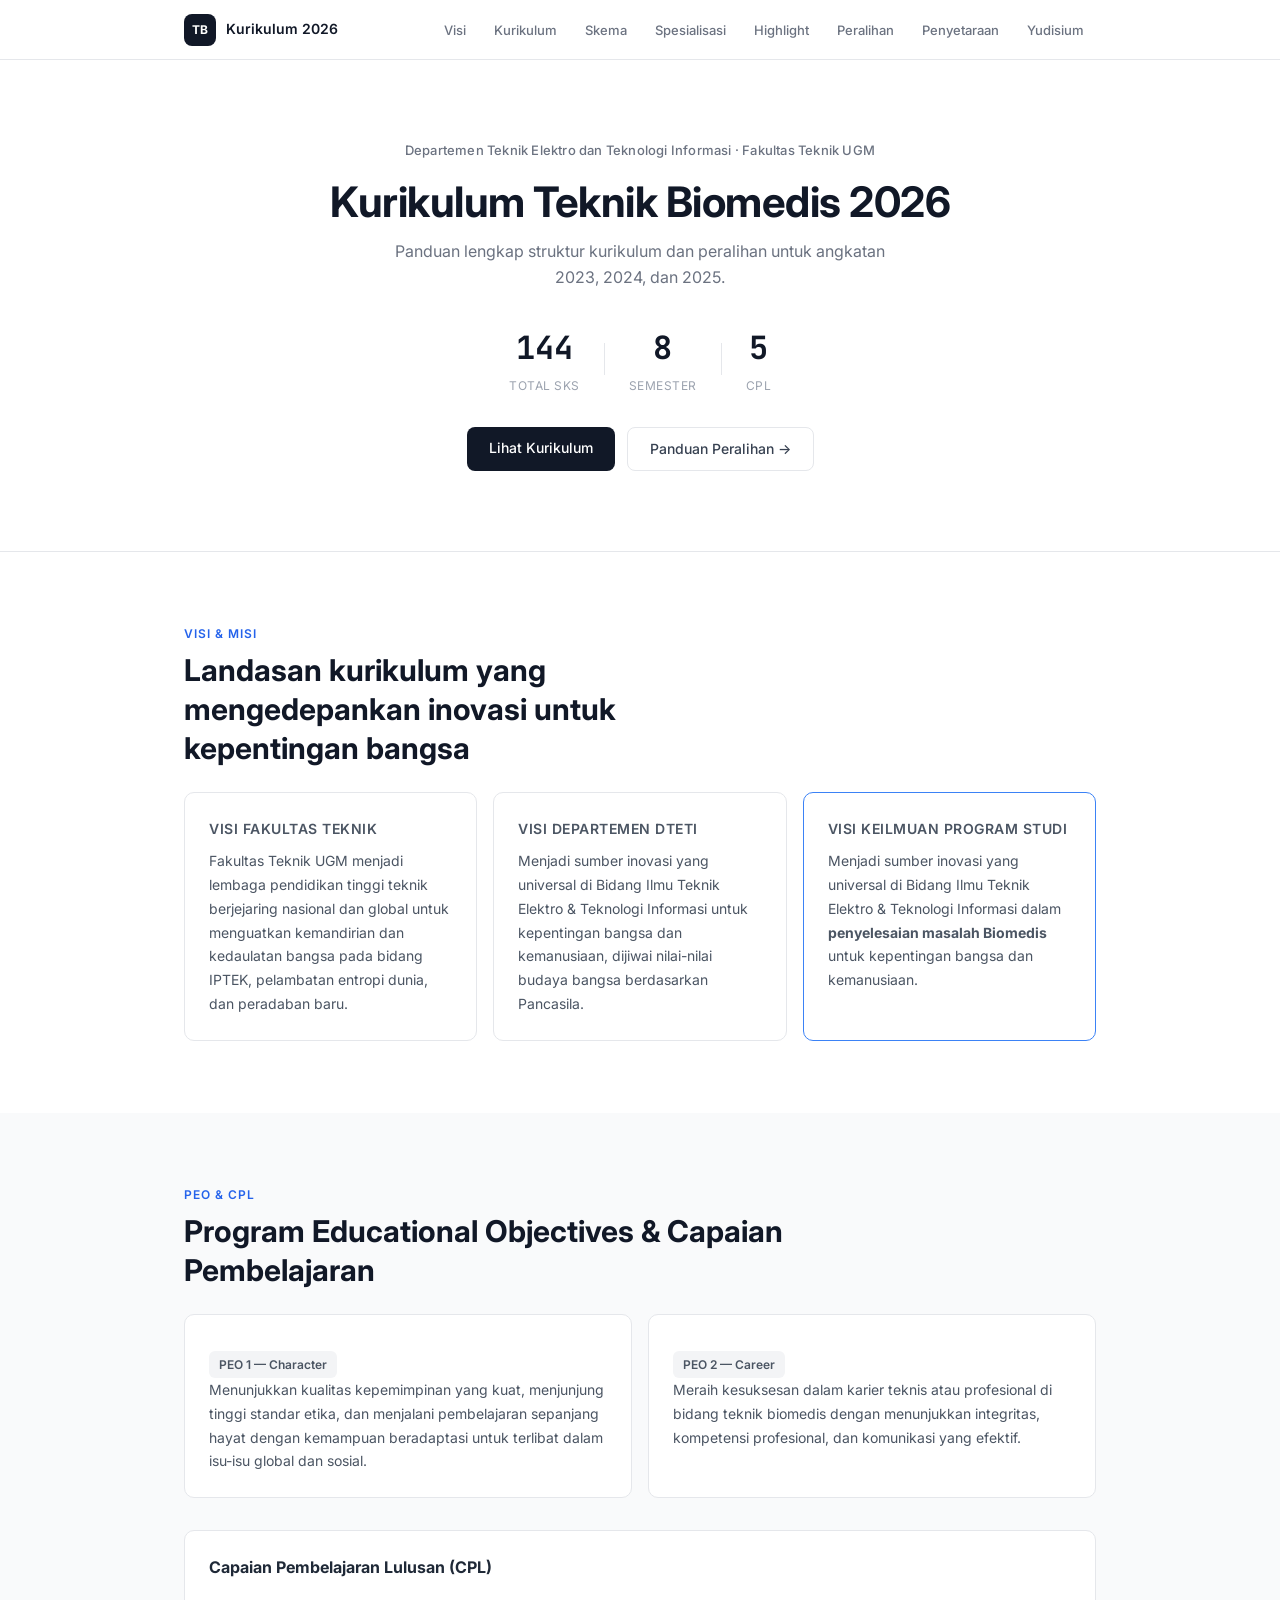
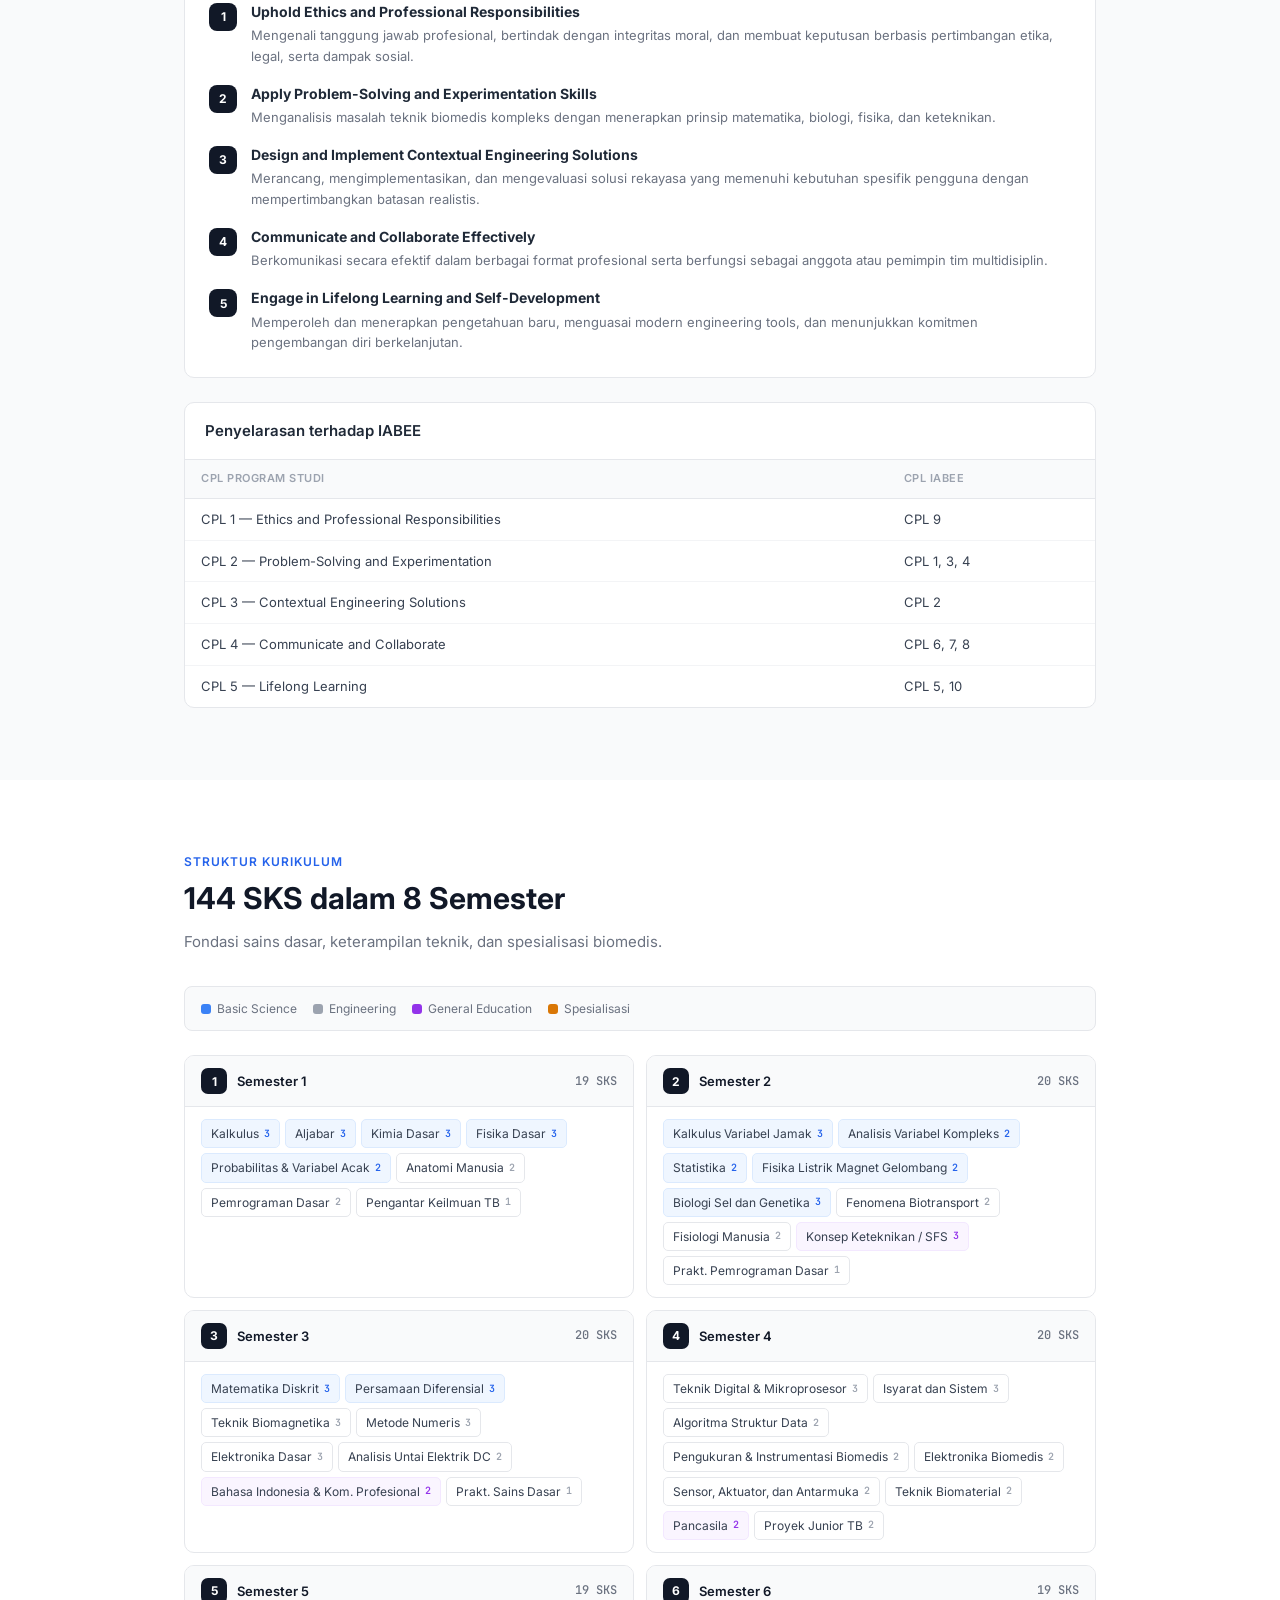
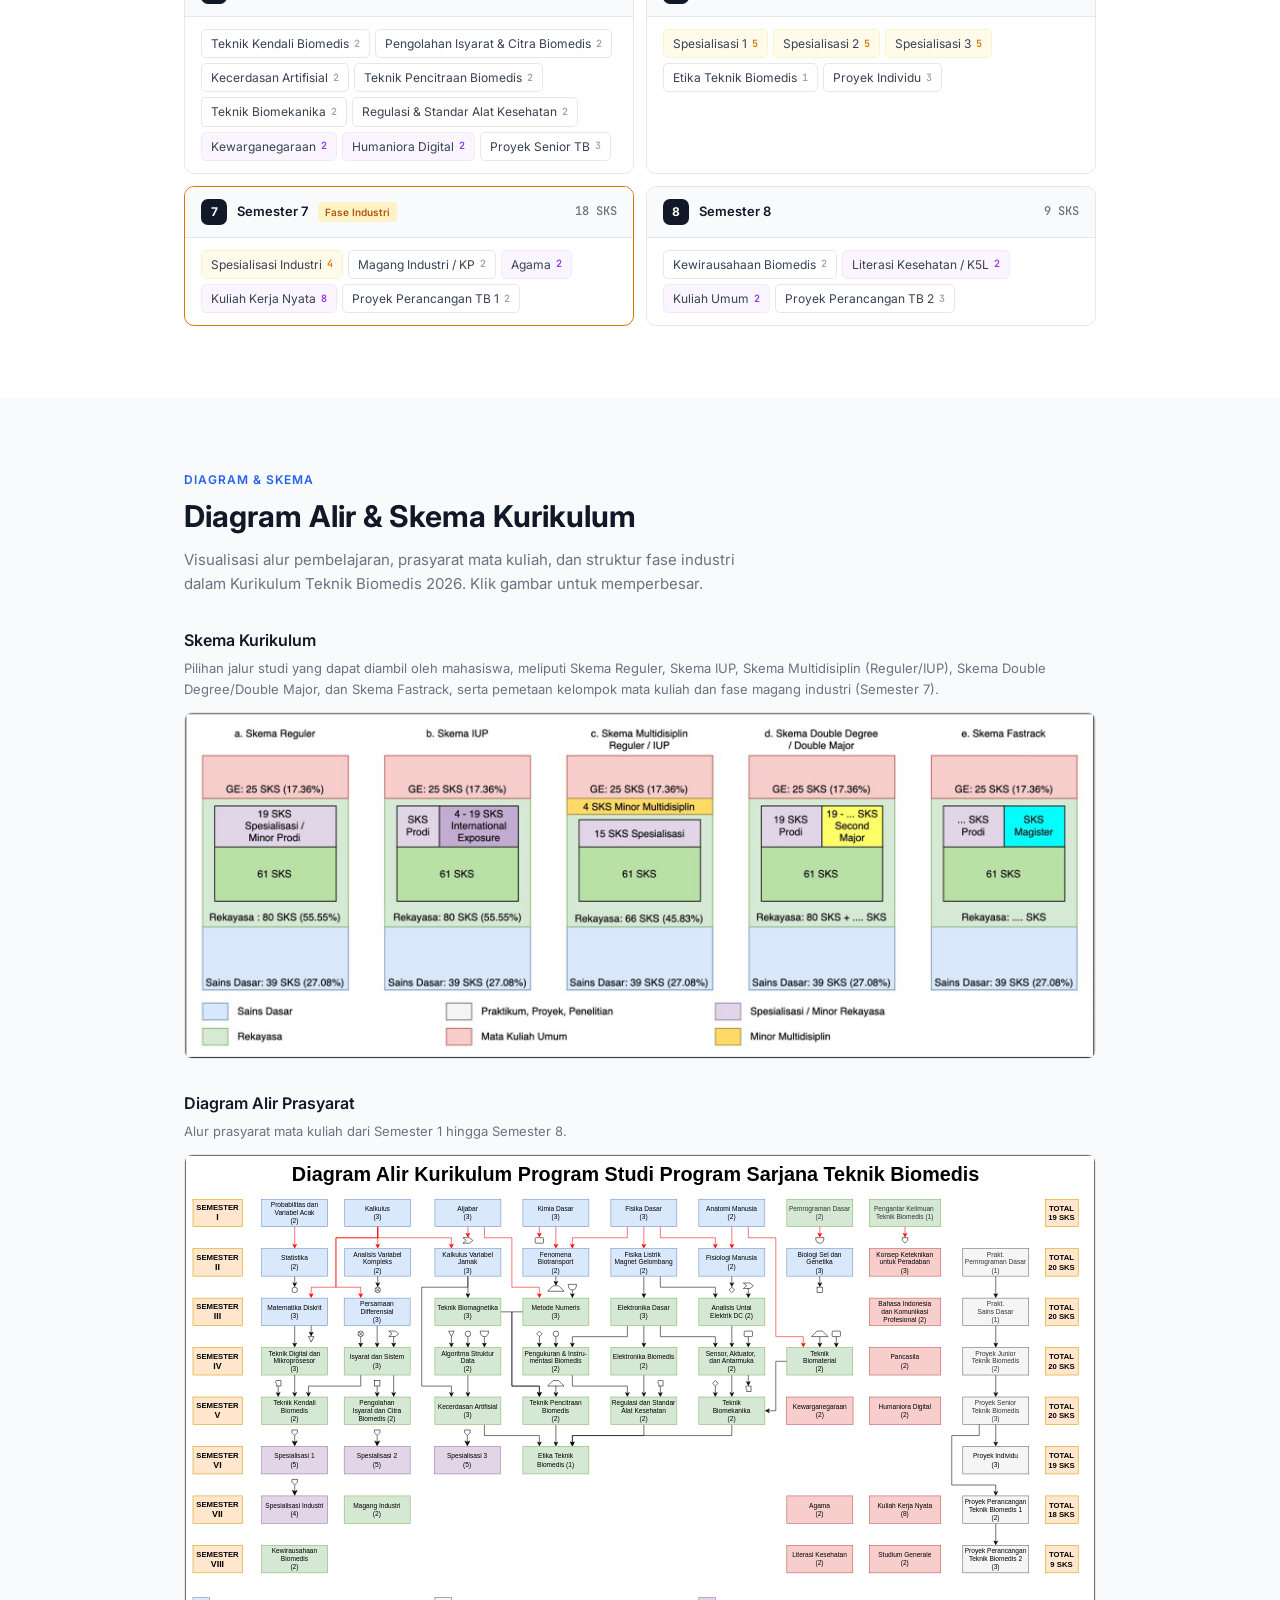
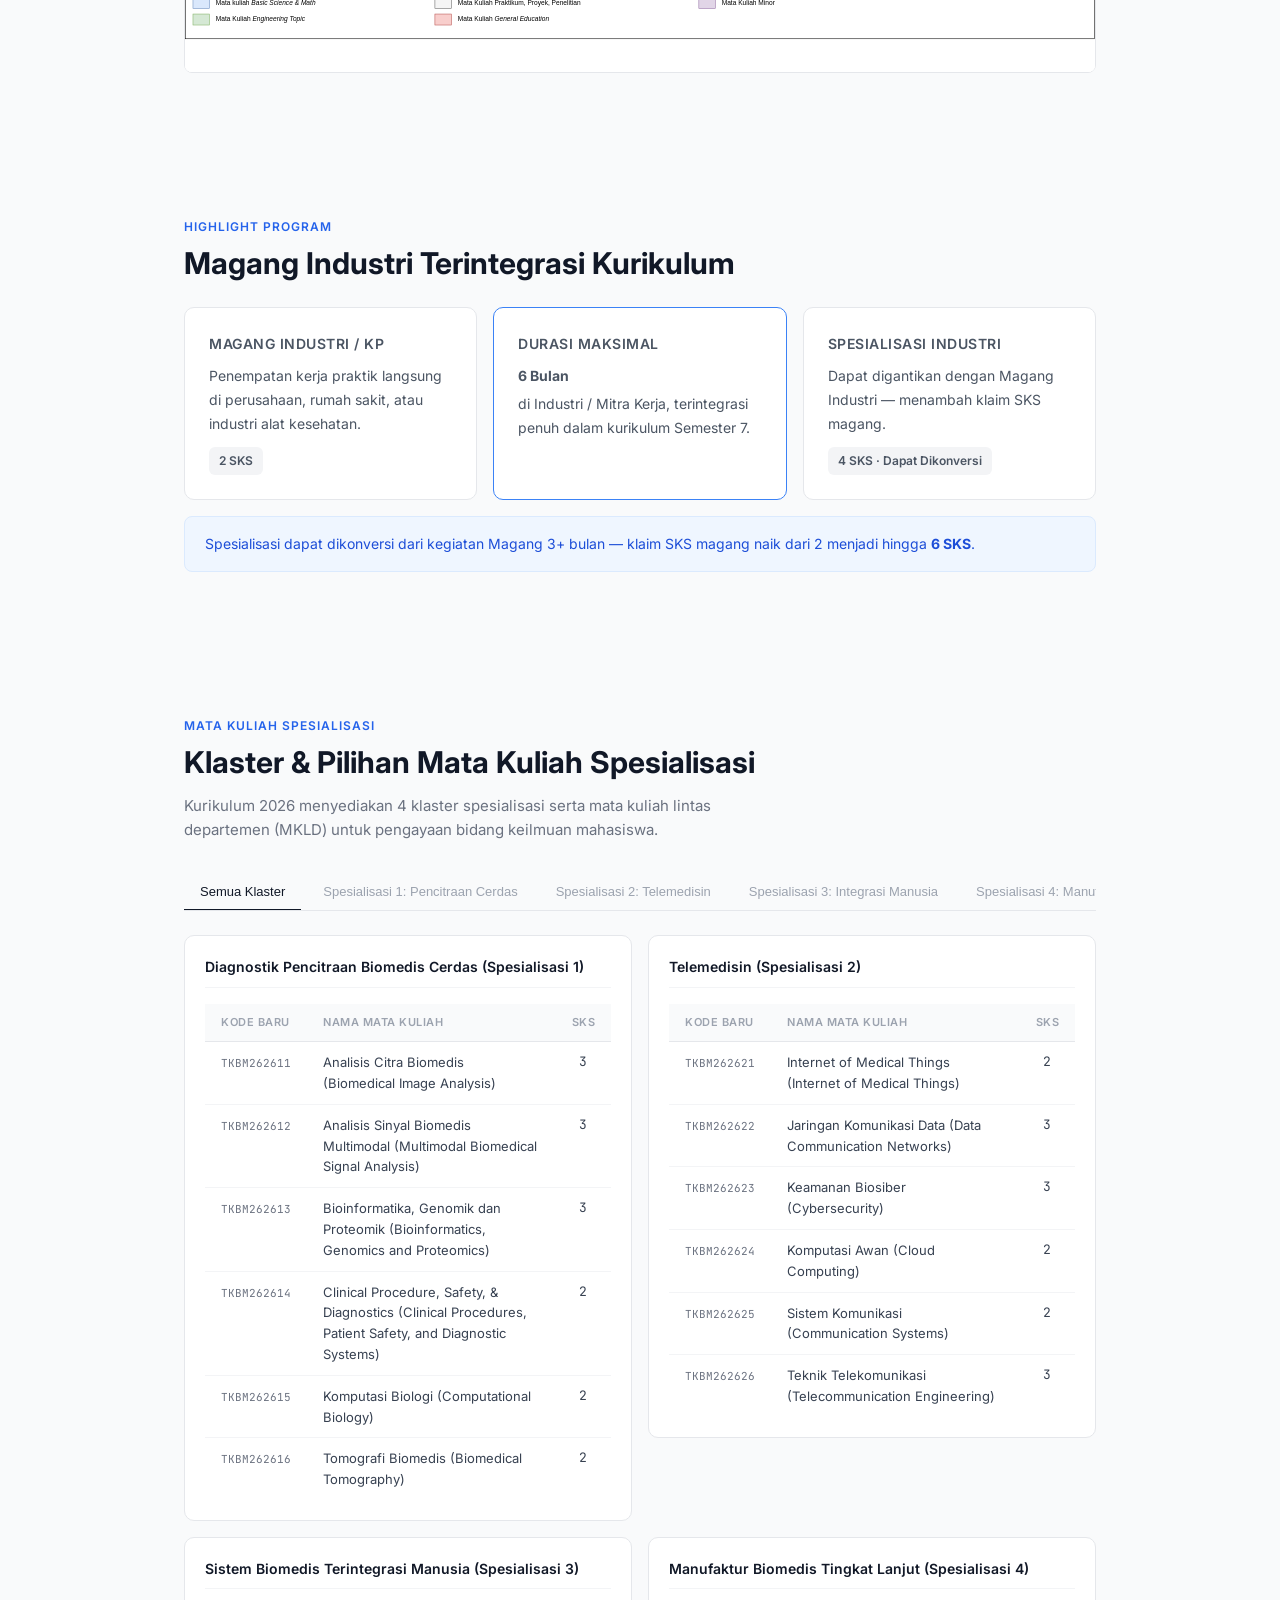
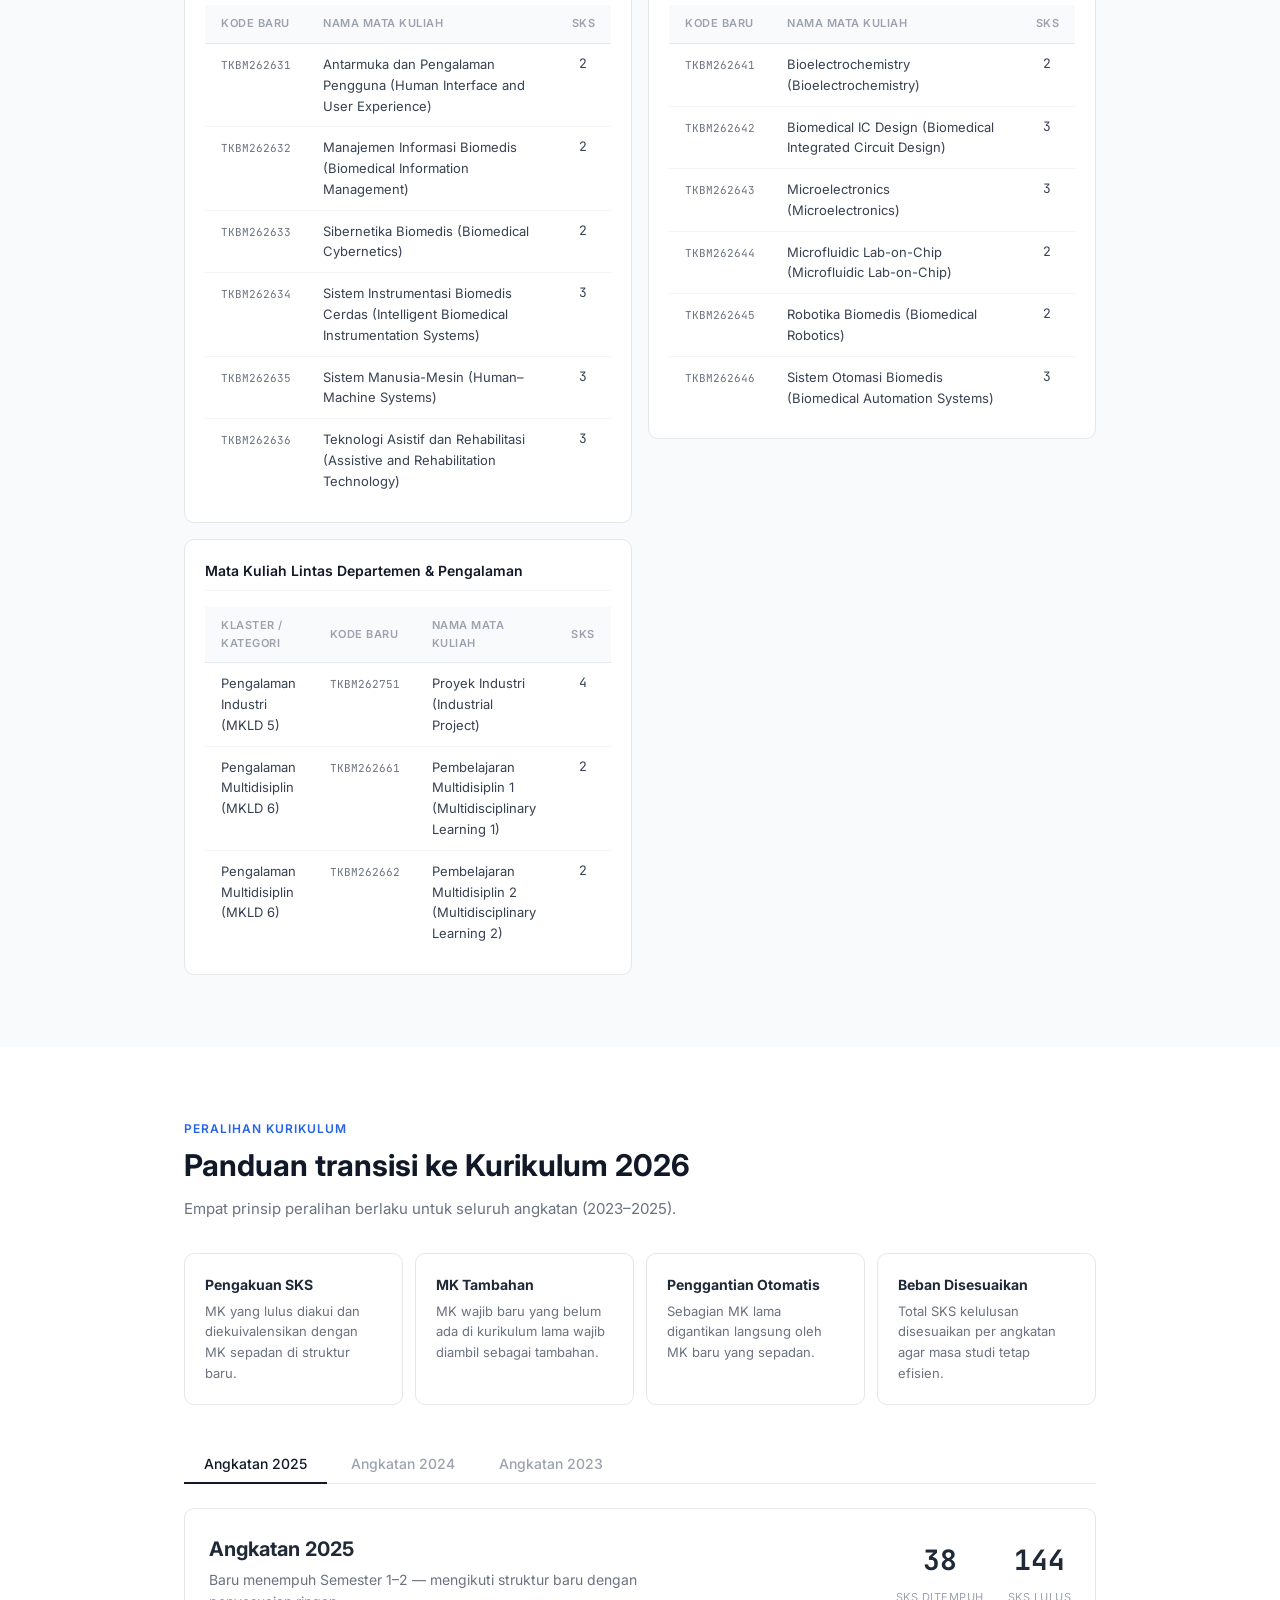
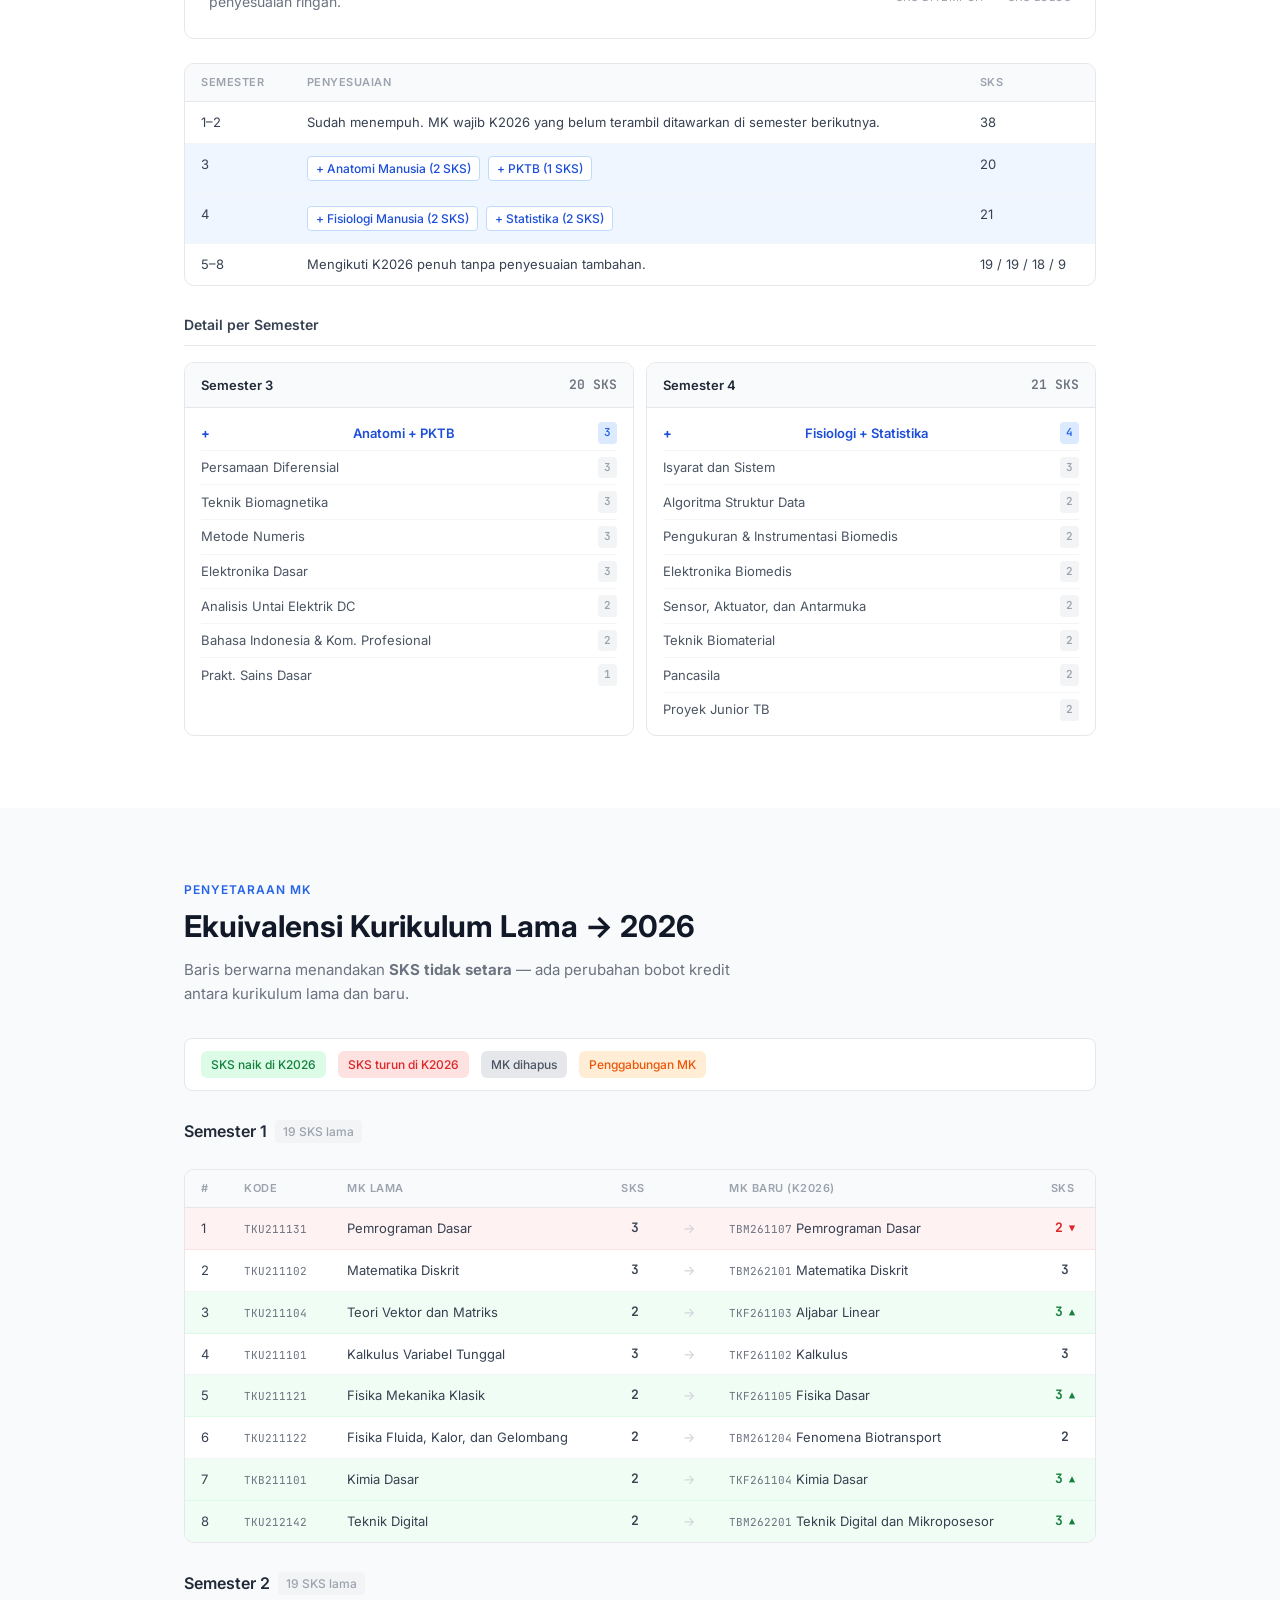
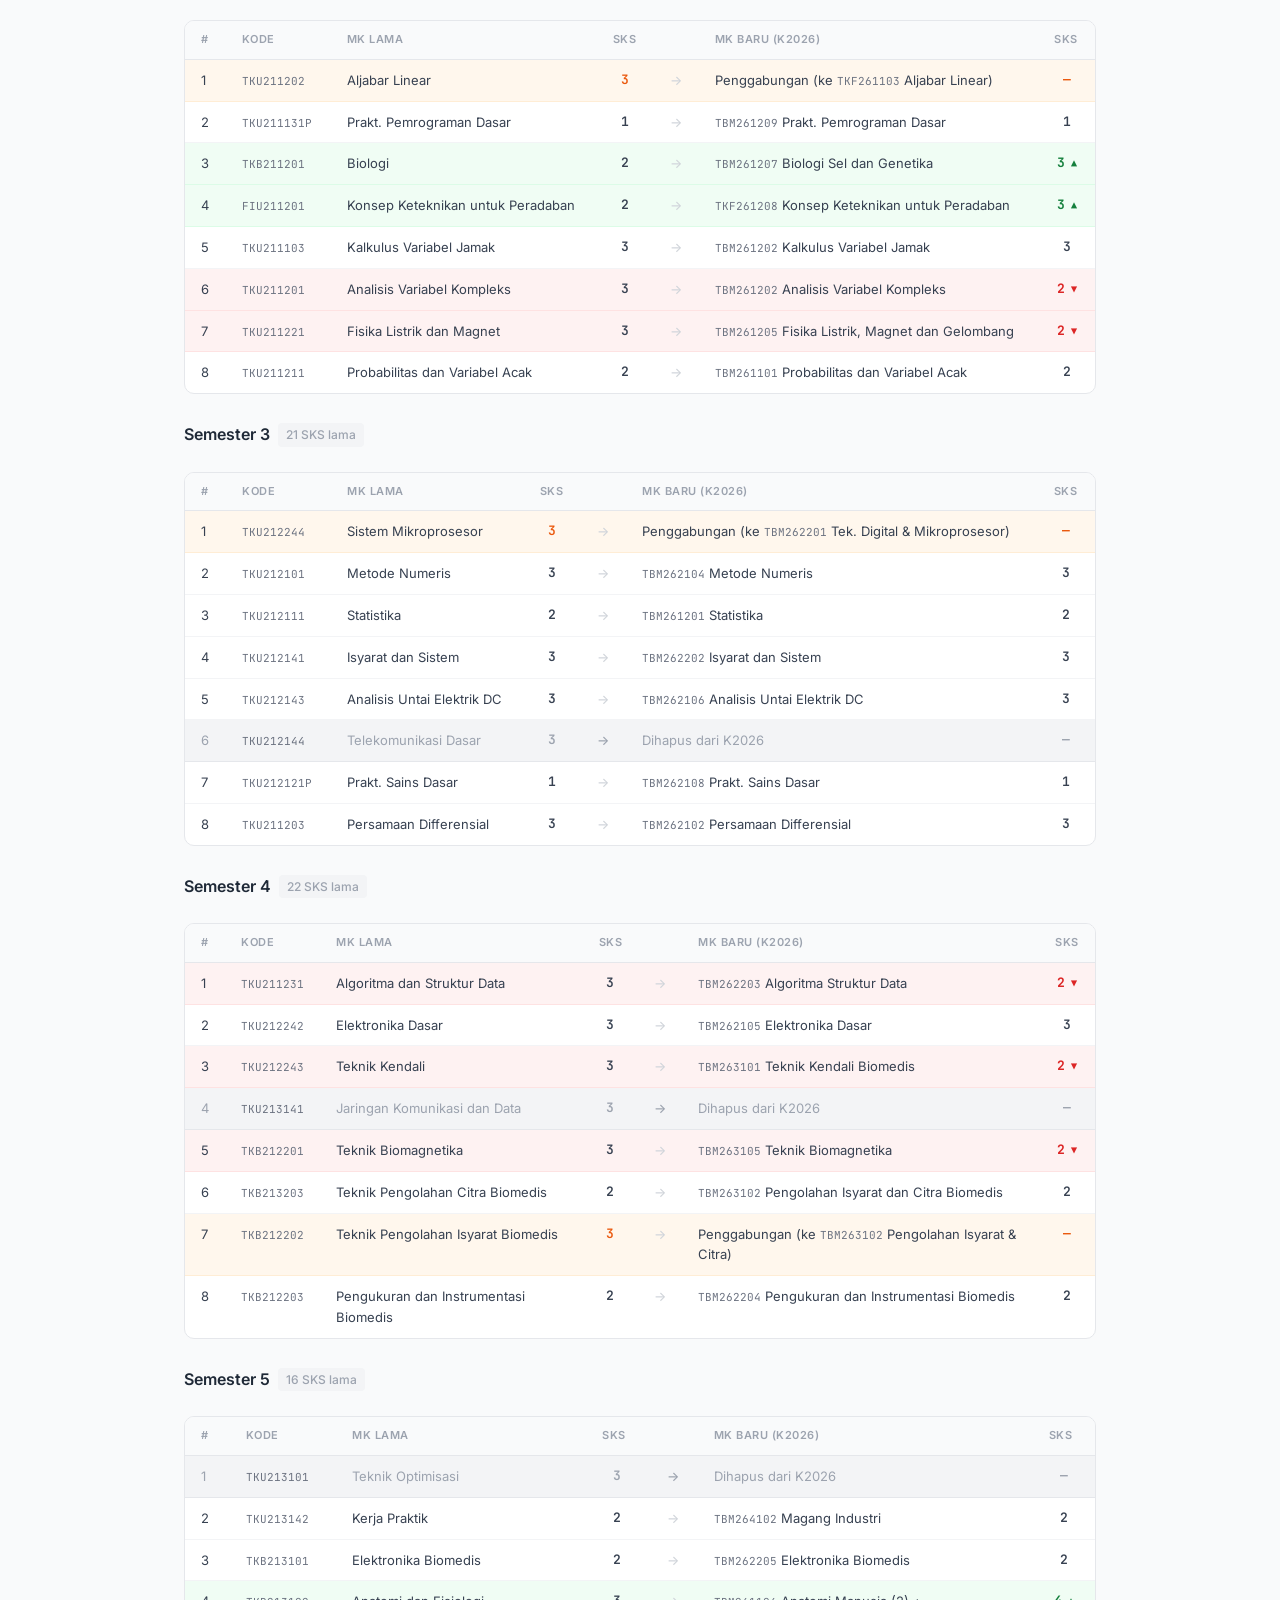
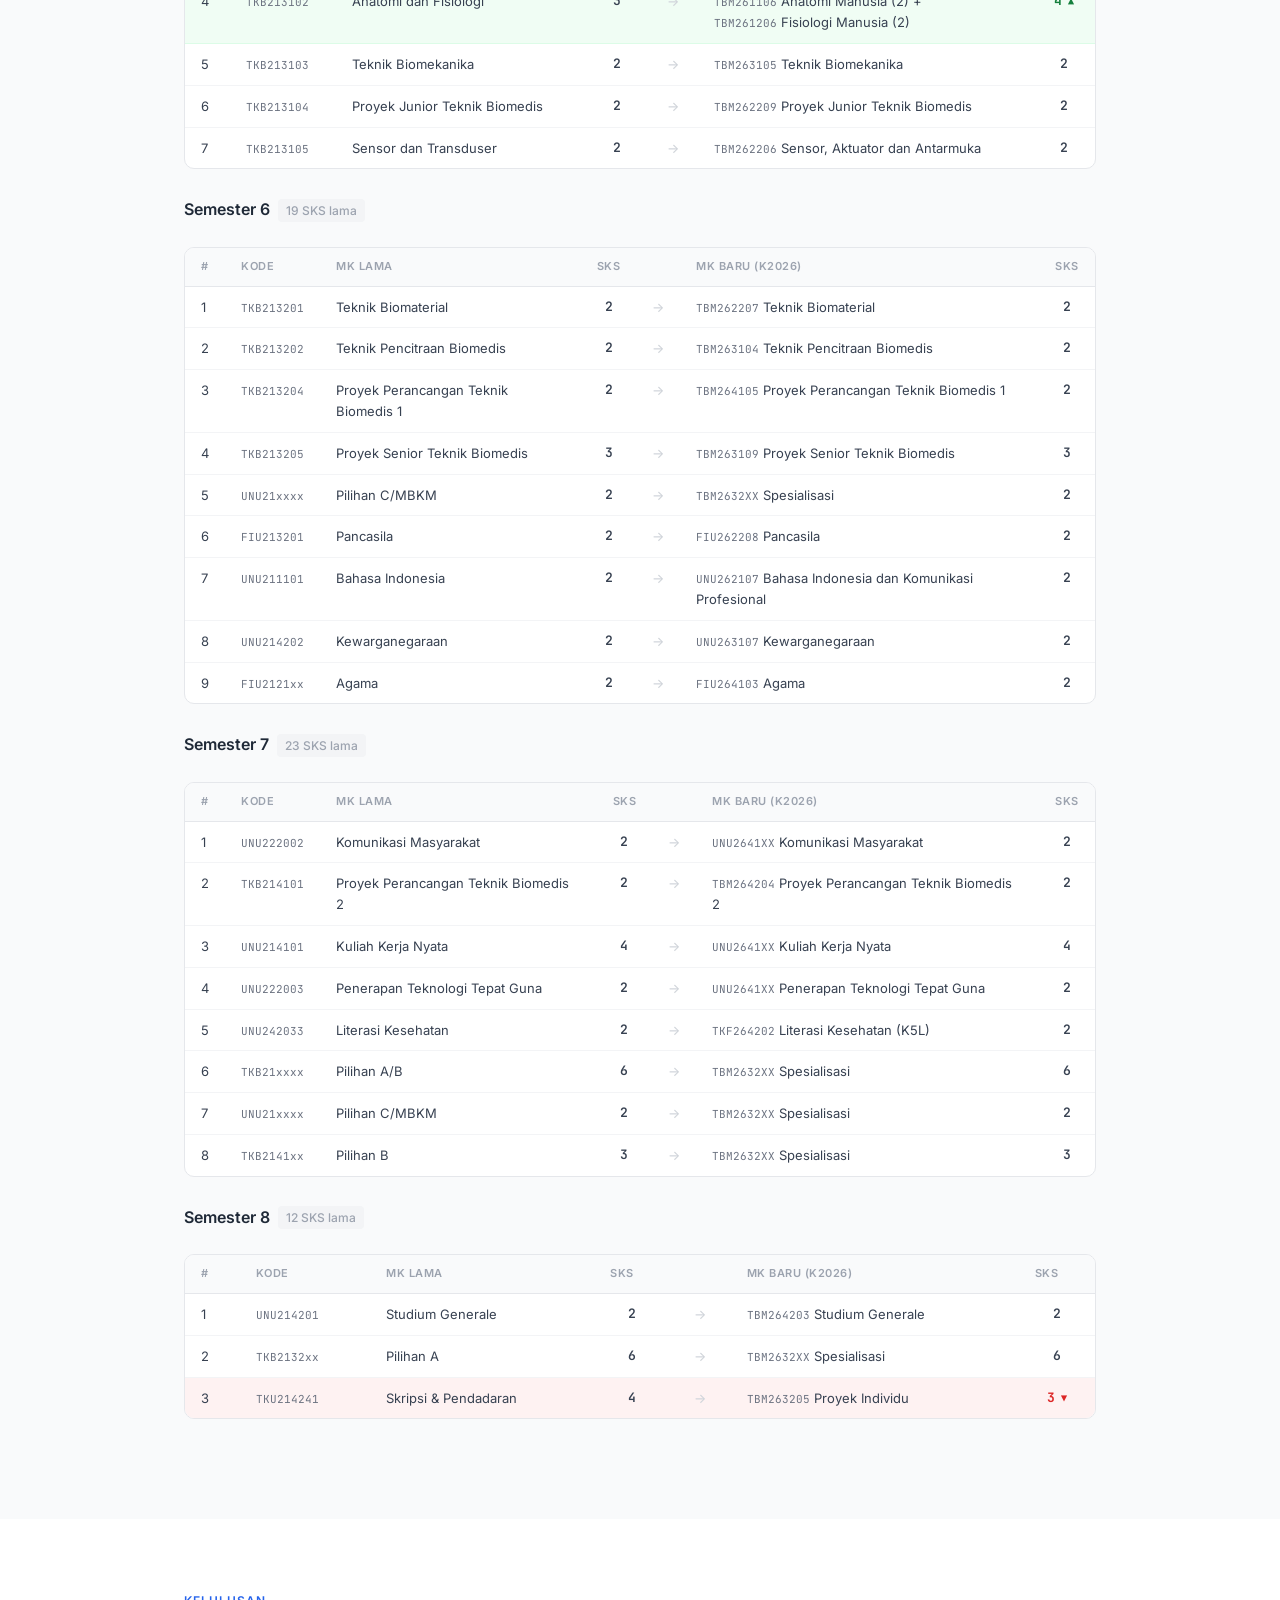
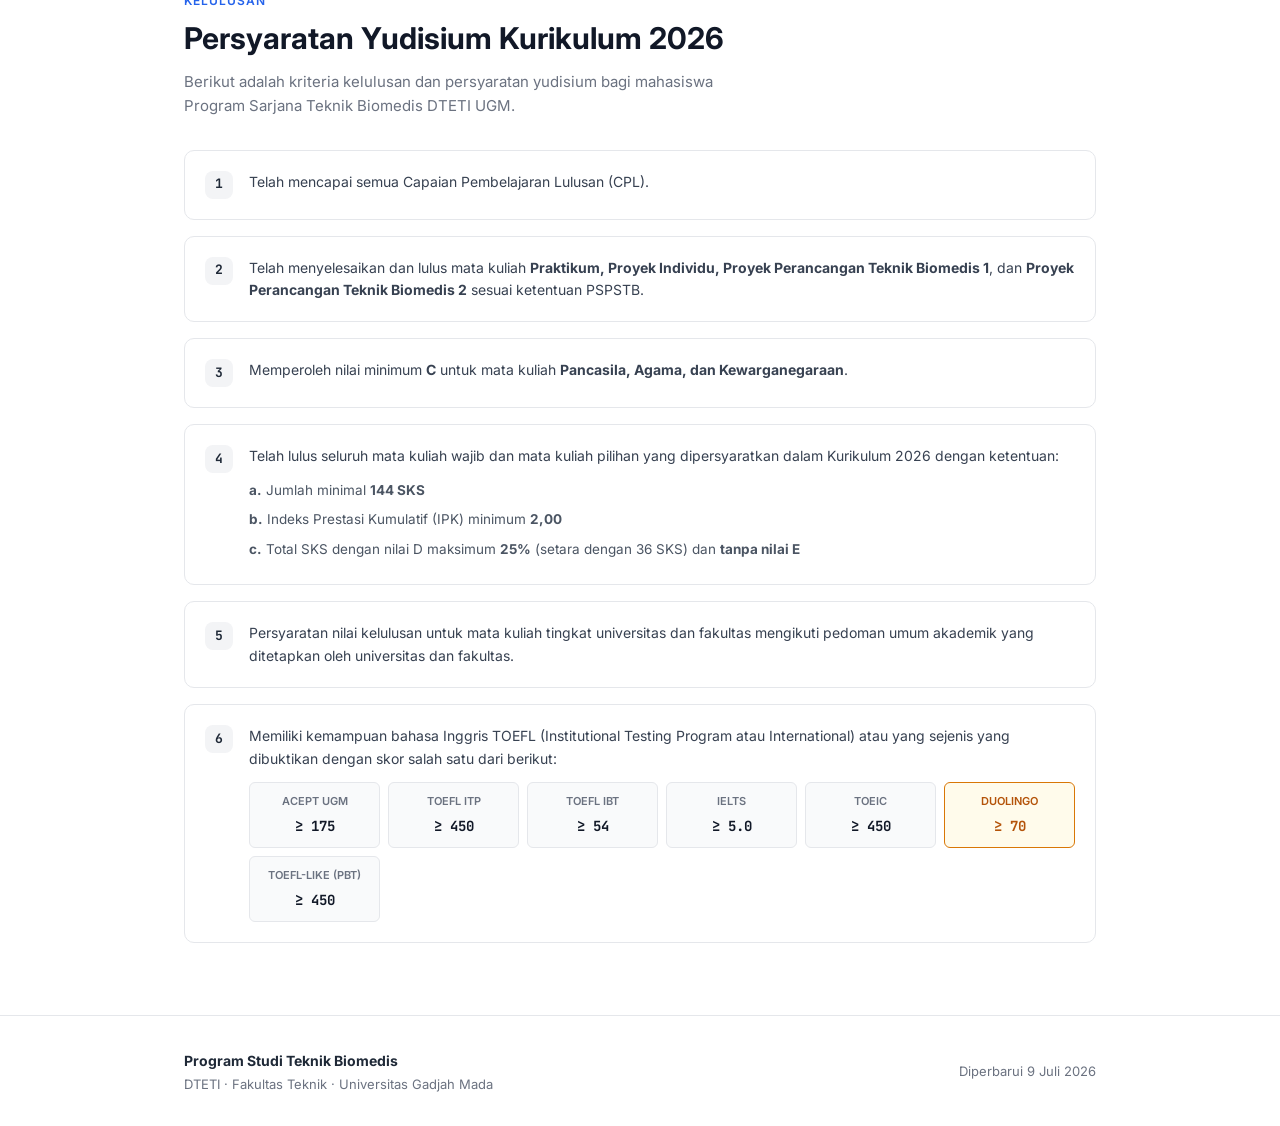
<file: index.html>
<!DOCTYPE html>
<html lang="id">

<head>
  <meta charset="UTF-8" />
  <meta name="viewport" content="width=device-width, initial-scale=1.0" />
  <title>Kurikulum Teknik Biomedis 2026 — DTETI UGM</title>
  <meta name="description"
    content="Informasi lengkap kurikulum Teknik Biomedis 2026 DTETI Fakultas Teknik Universitas Gadjah Mada, termasuk panduan peralihan untuk angkatan 2023, 2024, dan 2025." />
  <link rel="preconnect" href="https://fonts.googleapis.com" />
  <link rel="preconnect" href="https://fonts.gstatic.com" crossorigin />
  <link
    href="https://fonts.googleapis.com/css2?family=Inter:wght@400;500;600;700&family=JetBrains+Mono:wght@400;500&display=swap"
    rel="stylesheet" />
  <link rel="stylesheet" href="style.css" />
</head>

<body>

  <!-- NAV -->
  <nav class="nav" id="nav">
    <div class="nav-inner container">
      <a href="#" class="nav-brand">
        <span class="nav-logo">TB</span>
        Kurikulum 2026
      </a>
      <button class="nav-toggle" id="navToggle" aria-label="Menu">
        <svg width="20" height="20" viewBox="0 0 20 20" fill="none">
          <path d="M3 5h14M3 10h14M3 15h14" stroke="currentColor" stroke-width="1.5" stroke-linecap="round" />
        </svg>
      </button>
      <ul class="nav-links" id="navLinks">
        <li><a href="#visi">Visi</a></li>
        <li><a href="#kurikulum">Kurikulum</a></li>
        <li><a href="#skema">Skema</a></li>
        <li><a href="#spesialisasi">Spesialisasi</a></li>
        <li><a href="#highlight">Highlight</a></li>
        <li><a href="#peralihan">Peralihan</a></li>
        <li><a href="#penyetaraan">Penyetaraan</a></li>
        <li><a href="#yudisium">Yudisium</a></li>
      </ul>
    </div>
  </nav>

  <!-- HERO -->
  <header class="hero" id="hero">
    <div class="container">
      <p class="hero-overline">Departemen Teknik Elektro dan Teknologi Informasi · Fakultas Teknik UGM</p>
      <h1>Kurikulum Teknik Biomedis 2026</h1>
      <p class="hero-sub">Panduan lengkap struktur kurikulum dan peralihan untuk angkatan 2023, 2024, dan 2025.</p>
      <div class="hero-metrics">
        <div class="metric"><strong>144</strong><span>Total SKS</span></div>
        <div class="metric-sep"></div>
        <div class="metric"><strong>8</strong><span>Semester</span></div>
        <div class="metric-sep"></div>
        <div class="metric"><strong>5</strong><span>CPL</span></div>
      </div>
      <div class="hero-actions">
        <a href="#kurikulum" class="btn-primary">Lihat Kurikulum</a>
        <a href="#peralihan" class="btn-secondary">Panduan Peralihan →</a>
      </div>
    </div>
  </header>

  <!-- VISI -->
  <section class="section" id="visi">
    <div class="container">
      <div class="section-label">Visi & Misi</div>
      <h2>Landasan kurikulum yang mengedepankan inovasi untuk kepentingan bangsa</h2>

      <div class="card-row">
        <div class="card">
          <p class="card-label">Visi Fakultas Teknik</p>
          <p>Fakultas Teknik UGM menjadi lembaga pendidikan tinggi teknik berjejaring nasional dan global untuk
            menguatkan kemandirian dan kedaulatan bangsa pada bidang IPTEK, pelambatan entropi dunia, dan peradaban
            baru.</p>
        </div>
        <div class="card">
          <p class="card-label">Visi Departemen DTETI</p>
          <p>Menjadi sumber inovasi yang universal di Bidang Ilmu Teknik Elektro & Teknologi Informasi untuk kepentingan
            bangsa dan kemanusiaan, dijiwai nilai-nilai budaya bangsa berdasarkan Pancasila.</p>
        </div>
        <div class="card card-accent">
          <p class="card-label">Visi Keilmuan Program Studi</p>
          <p>Menjadi sumber inovasi yang universal di Bidang Ilmu Teknik Elektro & Teknologi Informasi dalam
            <strong>penyelesaian masalah Biomedis</strong> untuk kepentingan bangsa dan kemanusiaan.
          </p>
        </div>
      </div>
    </div>
  </section>

  <!-- PEO & CPL -->
  <section class="section section-alt" id="peo">
    <div class="container">
      <div class="section-label">PEO & CPL</div>
      <h2>Program Educational Objectives & Capaian Pembelajaran</h2>

      <div class="peo-row">
        <div class="card">
          <span class="tag">PEO 1 — Character</span>
          <p>Menunjukkan kualitas kepemimpinan yang kuat, menjunjung tinggi standar etika, dan menjalani pembelajaran
            sepanjang hayat dengan kemampuan beradaptasi untuk terlibat dalam isu-isu global dan sosial.</p>
        </div>
        <div class="card">
          <span class="tag">PEO 2 — Career</span>
          <p>Meraih kesuksesan dalam karier teknis atau profesional di bidang teknik biomedis dengan menunjukkan
            integritas, kompetensi profesional, dan komunikasi yang efektif.</p>
        </div>
      </div>

      <div class="cpl-block">
        <h3>Capaian Pembelajaran Lulusan (CPL)</h3>
        <div class="cpl-list">
          <div class="cpl-item">
            <span class="cpl-num">1</span>
            <div>
              <strong>Uphold Ethics and Professional Responsibilities</strong>
              <p>Mengenali tanggung jawab profesional, bertindak dengan integritas moral, dan membuat keputusan berbasis
                pertimbangan etika, legal, serta dampak sosial.</p>
            </div>
          </div>
          <div class="cpl-item">
            <span class="cpl-num">2</span>
            <div>
              <strong>Apply Problem-Solving and Experimentation Skills</strong>
              <p>Menganalisis masalah teknik biomedis kompleks dengan menerapkan prinsip matematika, biologi, fisika,
                dan keteknikan.</p>
            </div>
          </div>
          <div class="cpl-item">
            <span class="cpl-num">3</span>
            <div>
              <strong>Design and Implement Contextual Engineering Solutions</strong>
              <p>Merancang, mengimplementasikan, dan mengevaluasi solusi rekayasa yang memenuhi kebutuhan spesifik
                pengguna dengan mempertimbangkan batasan realistis.</p>
            </div>
          </div>
          <div class="cpl-item">
            <span class="cpl-num">4</span>
            <div>
              <strong>Communicate and Collaborate Effectively</strong>
              <p>Berkomunikasi secara efektif dalam berbagai format profesional serta berfungsi sebagai anggota atau
                pemimpin tim multidisiplin.</p>
            </div>
          </div>
          <div class="cpl-item">
            <span class="cpl-num">5</span>
            <div>
              <strong>Engage in Lifelong Learning and Self-Development</strong>
              <p>Memperoleh dan menerapkan pengetahuan baru, menguasai modern engineering tools, dan menunjukkan
                komitmen pengembangan diri berkelanjutan.</p>
            </div>
          </div>
        </div>
      </div>

      <div class="table-card">
        <h3>Penyelarasan terhadap IABEE</h3>
        <table>
          <thead>
            <tr>
              <th>CPL Program Studi</th>
              <th>CPL IABEE</th>
            </tr>
          </thead>
          <tbody>
            <tr>
              <td>CPL 1 — Ethics and Professional Responsibilities</td>
              <td>CPL 9</td>
            </tr>
            <tr>
              <td>CPL 2 — Problem-Solving and Experimentation</td>
              <td>CPL 1, 3, 4</td>
            </tr>
            <tr>
              <td>CPL 3 — Contextual Engineering Solutions</td>
              <td>CPL 2</td>
            </tr>
            <tr>
              <td>CPL 4 — Communicate and Collaborate</td>
              <td>CPL 6, 7, 8</td>
            </tr>
            <tr>
              <td>CPL 5 — Lifelong Learning</td>
              <td>CPL 5, 10</td>
            </tr>
          </tbody>
        </table>
      </div>
    </div>
  </section>

  <!-- KURIKULUM -->
  <section class="section" id="kurikulum">
    <div class="container">
      <div class="section-label">Struktur Kurikulum</div>
      <h2>144 SKS dalam 8 Semester</h2>
      <p class="section-desc">Fondasi sains dasar, keterampilan teknik, dan spesialisasi biomedis.</p>

      <div class="legend-bar">
        <span class="legend-item"><span class="dot dot-bs"></span>Basic Science</span>
        <span class="legend-item"><span class="dot dot-et"></span>Engineering</span>
        <span class="legend-item"><span class="dot dot-ge"></span>General Education</span>
        <span class="legend-item"><span class="dot dot-sp"></span>Spesialisasi</span>
      </div>

      <div class="sem-grid">
        <!-- S1 -->
        <div class="sem-card">
          <div class="sem-head"><span class="sem-num">1</span><span class="sem-title">Semester 1</span><span
              class="sem-sks">19 SKS</span></div>
          <div class="mk-grid">
            <span class="mk bs">Kalkulus <b>3</b></span>
            <span class="mk bs">Aljabar <b>3</b></span>
            <span class="mk bs">Kimia Dasar <b>3</b></span>
            <span class="mk bs">Fisika Dasar <b>3</b></span>
            <span class="mk bs">Probabilitas & Variabel Acak <b>2</b></span>
            <span class="mk et">Anatomi Manusia <b>2</b></span>
            <span class="mk et">Pemrograman Dasar <b>2</b></span>
            <span class="mk et">Pengantar Keilmuan TB <b>1</b></span>
          </div>
        </div>
        <!-- S2 -->
        <div class="sem-card">
          <div class="sem-head"><span class="sem-num">2</span><span class="sem-title">Semester 2</span><span
              class="sem-sks">20 SKS</span></div>
          <div class="mk-grid">
            <span class="mk bs">Kalkulus Variabel Jamak <b>3</b></span>
            <span class="mk bs">Analisis Variabel Kompleks <b>2</b></span>
            <span class="mk bs">Statistika <b>2</b></span>
            <span class="mk bs">Fisika Listrik Magnet Gelombang <b>2</b></span>
            <span class="mk bs">Biologi Sel dan Genetika <b>3</b></span>
            <span class="mk et">Fenomena Biotransport <b>2</b></span>
            <span class="mk et">Fisiologi Manusia <b>2</b></span>
            <span class="mk ge">Konsep Keteknikan / SFS <b>3</b></span>
            <span class="mk et">Prakt. Pemrograman Dasar <b>1</b></span>
          </div>
        </div>
        <!-- S3 -->
        <div class="sem-card">
          <div class="sem-head"><span class="sem-num">3</span><span class="sem-title">Semester 3</span><span
              class="sem-sks">20 SKS</span></div>
          <div class="mk-grid">
            <span class="mk bs">Matematika Diskrit <b>3</b></span>
            <span class="mk bs">Persamaan Diferensial <b>3</b></span>
            <span class="mk et">Teknik Biomagnetika <b>3</b></span>
            <span class="mk et">Metode Numeris <b>3</b></span>
            <span class="mk et">Elektronika Dasar <b>3</b></span>
            <span class="mk et">Analisis Untai Elektrik DC <b>2</b></span>
            <span class="mk ge">Bahasa Indonesia & Kom. Profesional <b>2</b></span>
            <span class="mk et">Prakt. Sains Dasar <b>1</b></span>
          </div>
        </div>
        <!-- S4 -->
        <div class="sem-card">
          <div class="sem-head"><span class="sem-num">4</span><span class="sem-title">Semester 4</span><span
              class="sem-sks">20 SKS</span></div>
          <div class="mk-grid">
            <span class="mk et">Teknik Digital & Mikroprosesor <b>3</b></span>
            <span class="mk et">Isyarat dan Sistem <b>3</b></span>
            <span class="mk et">Algoritma Struktur Data <b>2</b></span>
            <span class="mk et">Pengukuran & Instrumentasi Biomedis <b>2</b></span>
            <span class="mk et">Elektronika Biomedis <b>2</b></span>
            <span class="mk et">Sensor, Aktuator, dan Antarmuka <b>2</b></span>
            <span class="mk et">Teknik Biomaterial <b>2</b></span>
            <span class="mk ge">Pancasila <b>2</b></span>
            <span class="mk et">Proyek Junior TB <b>2</b></span>
          </div>
        </div>
        <!-- S5 -->
        <div class="sem-card">
          <div class="sem-head"><span class="sem-num">5</span><span class="sem-title">Semester 5</span><span
              class="sem-sks">19 SKS</span></div>
          <div class="mk-grid">
            <span class="mk et">Teknik Kendali Biomedis <b>2</b></span>
            <span class="mk et">Pengolahan Isyarat & Citra Biomedis <b>2</b></span>
            <span class="mk et">Kecerdasan Artifisial <b>2</b></span>
            <span class="mk et">Teknik Pencitraan Biomedis <b>2</b></span>
            <span class="mk et">Teknik Biomekanika <b>2</b></span>
            <span class="mk et">Regulasi & Standar Alat Kesehatan <b>2</b></span>
            <span class="mk ge">Kewarganegaraan <b>2</b></span>
            <span class="mk ge">Humaniora Digital <b>2</b></span>
            <span class="mk et">Proyek Senior TB <b>3</b></span>
          </div>
        </div>
        <!-- S6 -->
        <div class="sem-card">
          <div class="sem-head"><span class="sem-num">6</span><span class="sem-title">Semester 6</span><span
              class="sem-sks">19 SKS</span></div>
          <div class="mk-grid">
            <span class="mk sp">Spesialisasi 1 <b>5</b></span>
            <span class="mk sp">Spesialisasi 2 <b>5</b></span>
            <span class="mk sp">Spesialisasi 3 <b>5</b></span>
            <span class="mk et">Etika Teknik Biomedis <b>1</b></span>
            <span class="mk et">Proyek Individu <b>3</b></span>
          </div>
        </div>
        <!-- S7 -->
        <div class="sem-card sem-card-industri">
          <div class="sem-head">
            <span class="sem-num">7</span>
            <span class="sem-title">Semester 7</span>
            <span class="badge-industri">Fase Industri</span>
            <span class="sem-sks">18 SKS</span>
          </div>
          <div class="mk-grid">
            <span class="mk sp">Spesialisasi Industri <b>4</b></span>
            <span class="mk et">Magang Industri / KP <b>2</b></span>
            <span class="mk ge">Agama <b>2</b></span>
            <span class="mk ge">Kuliah Kerja Nyata <b>8</b></span>
            <span class="mk et">Proyek Perancangan TB 1 <b>2</b></span>
          </div>
        </div>
        <!-- S8 -->
        <div class="sem-card">
          <div class="sem-head"><span class="sem-num">8</span><span class="sem-title">Semester 8</span><span
              class="sem-sks">9 SKS</span></div>
          <div class="mk-grid">
            <span class="mk et">Kewirausahaan Biomedis <b>2</b></span>
            <span class="mk ge">Literasi Kesehatan / K5L <b>2</b></span>
            <span class="mk ge">Kuliah Umum <b>2</b></span>
            <span class="mk et">Proyek Perancangan TB 2 <b>3</b></span>
          </div>
        </div>
      </div>
  </section>

  <!-- DIAGRAM & SKEMA -->
  <section class="section section-alt" id="skema">
    <div class="container">
      <div class="section-label">Diagram &amp; Skema</div>
      <h2>Diagram Alir &amp; Skema Kurikulum</h2>
      <p class="section-desc">Visualisasi alur pembelajaran, prasyarat mata kuliah, dan struktur fase industri dalam
        Kurikulum Teknik Biomedis 2026. Klik gambar untuk memperbesar.</p>

      <div class="schema-block">
        <div class="schema-item">
          <h3>Skema Kurikulum</h3>
          <p class="schema-desc-brief">Pilihan jalur studi yang dapat diambil oleh mahasiswa, meliputi Skema Reguler,
            Skema IUP, Skema Multidisiplin (Reguler/IUP), Skema Double Degree/Double Major, dan Skema Fastrack, serta
            pemetaan kelompok mata kuliah dan fase magang industri (Semester 7).</p>
          <a href="figures/skema-kurikulum.png" target="_blank" class="schema-img-link">
            <img src="figures/skema-kurikulum.png" alt="Skema Kurikulum Teknik Biomedis UGM 2026" />
          </a>
        </div>

        <div class="schema-item">
          <h3>Diagram Alir Prasyarat</h3>
          <p class="schema-desc-brief">Alur prasyarat mata kuliah dari Semester 1 hingga Semester 8.</p>
          <a href="figures/diagram-alir-tb.svg" target="_blank" class="schema-img-link">
            <img src="figures/diagram-alir-tb.svg" alt="Diagram Alir Kurikulum Teknik Biomedis UGM 2026" />
          </a>
        </div>
      </div>
    </div>
  </section>

  <!-- HIGHLIGHT -->
  <section class="section section-alt" id="highlight">
    <div class="container">
      <div class="section-label">Highlight Program</div>
      <h2>Magang Industri Terintegrasi Kurikulum</h2>

      <div class="hl-grid">
        <div class="card">
          <p class="card-label">Magang Industri / KP</p>
          <p>Penempatan kerja praktik langsung di perusahaan, rumah sakit, atau industri alat kesehatan.</p>
          <span class="tag">2 SKS</span>
        </div>
        <div class="card card-accent">
          <p class="card-label">Durasi Maksimal</p>
          <p class="big-number">6 Bulan</p>
          <p>di Industri / Mitra Kerja, terintegrasi penuh dalam kurikulum Semester 7.</p>
        </div>
        <div class="card">
          <p class="card-label">Spesialisasi Industri</p>
          <p>Dapat digantikan dengan Magang Industri — menambah klaim SKS magang.</p>
          <span class="tag">4 SKS · Dapat Dikonversi</span>
        </div>
      </div>

      <div class="callout">
        Spesialisasi dapat dikonversi dari kegiatan Magang 3+ bulan — klaim SKS magang naik dari 2 menjadi hingga
        <strong>6 SKS</strong>.
      </div>
    </div>
  </section>

  <!-- SPESIALISASI -->
  <section class="section section-alt" id="spesialisasi">
    <div class="container">
      <div class="section-label">Mata Kuliah Spesialisasi</div>
      <h2>Klaster &amp; Pilihan Mata Kuliah Spesialisasi</h2>
      <p class="section-desc">Kurikulum 2026 menyediakan 4 klaster spesialisasi serta mata kuliah lintas departemen
        (MKLD) untuk pengayaan bidang keilmuan mahasiswa.</p>

      <div class="spec-tabs">
        <button class="spec-tab active" data-spec="all">Semua Klaster</button>
        <button class="spec-tab" data-spec="pencitraan">Spesialisasi 1: Pencitraan Cerdas</button>
        <button class="spec-tab" data-spec="telemedisin">Spesialisasi 2: Telemedisin</button>
        <button class="spec-tab" data-spec="integrasi">Spesialisasi 3: Integrasi Manusia</button>
        <button class="spec-tab" data-spec="manufaktur">Spesialisasi 4: Manufaktur Lanjut</button>
        <button class="spec-tab" data-spec="mkld">MKLD / Pengalaman</button>
      </div>

      <div class="spec-grid" id="specGrid">
        <div class="klaster-card" data-category="pencitraan">
          <h4>Diagnostik Pencitraan Biomedis Cerdas (Spesialisasi 1)</h4>
          <div class="table-wrap">
            <table>
              <thead>
                <tr>
                  <th>Kode Baru</th>
                  <th>Nama Mata Kuliah</th>
                  <th>SKS</th>
                </tr>
              </thead>
              <tbody>
                <tr>
                  <td><code>TKBM262611</code></td>
                  <td>Analisis Citra Biomedis (Biomedical Image Analysis)</td>
                  <td style="font-family: var(--mono); text-align: center;">3</td>
                </tr>
                <tr>
                  <td><code>TKBM262612</code></td>
                  <td>Analisis Sinyal Biomedis Multimodal (Multimodal Biomedical Signal Analysis)</td>
                  <td style="font-family: var(--mono); text-align: center;">3</td>
                </tr>
                <tr>
                  <td><code>TKBM262613</code></td>
                  <td>Bioinformatika, Genomik dan Proteomik (Bioinformatics, Genomics and Proteomics)</td>
                  <td style="font-family: center; font-family: var(--mono); text-align: center;">3</td>
                </tr>
                <tr>
                  <td><code>TKBM262614</code></td>
                  <td>Clinical Procedure, Safety, &amp; Diagnostics (Clinical Procedures, Patient Safety, and Diagnostic
                    Systems)</td>
                  <td style="font-family: var(--mono); text-align: center;">2</td>
                </tr>
                <tr>
                  <td><code>TKBM262615</code></td>
                  <td>Komputasi Biologi (Computational Biology)</td>
                  <td style="font-family: var(--mono); text-align: center;">2</td>
                </tr>
                <tr>
                  <td><code>TKBM262616</code></td>
                  <td>Tomografi Biomedis (Biomedical Tomography)</td>
                  <td style="font-family: var(--mono); text-align: center;">2</td>
                </tr>
              </tbody>
            </table>
          </div>
        </div>

        <div class="klaster-card" data-category="telemedisin">
          <h4>Telemedisin (Spesialisasi 2)</h4>
          <div class="table-wrap">
            <table>
              <thead>
                <tr>
                  <th>Kode Baru</th>
                  <th>Nama Mata Kuliah</th>
                  <th>SKS</th>
                </tr>
              </thead>
              <tbody>
                <tr>
                  <td><code>TKBM262621</code></td>
                  <td>Internet of Medical Things (Internet of Medical Things)</td>
                  <td style="font-family: var(--mono); text-align: center;">2</td>
                </tr>
                <tr>
                  <td><code>TKBM262622</code></td>
                  <td>Jaringan Komunikasi Data (Data Communication Networks)</td>
                  <td style="font-family: var(--mono); text-align: center;">3</td>
                </tr>
                <tr>
                  <td><code>TKBM262623</code></td>
                  <td>Keamanan Biosiber (Cybersecurity)</td>
                  <td style="font-family: var(--mono); text-align: center;">3</td>
                </tr>
                <tr>
                  <td><code>TKBM262624</code></td>
                  <td>Komputasi Awan (Cloud Computing)</td>
                  <td style="font-family: var(--mono); text-align: center;">2</td>
                </tr>
                <tr>
                  <td><code>TKBM262625</code></td>
                  <td>Sistem Komunikasi (Communication Systems)</td>
                  <td style="font-family: var(--mono); text-align: center;">2</td>
                </tr>
                <tr>
                  <td><code>TKBM262626</code></td>
                  <td>Teknik Telekomunikasi (Telecommunication Engineering)</td>
                  <td style="font-family: var(--mono); text-align: center;">3</td>
                </tr>
              </tbody>
            </table>
          </div>
        </div>

        <div class="klaster-card" data-category="integrasi">
          <h4>Sistem Biomedis Terintegrasi Manusia (Spesialisasi 3)</h4>
          <div class="table-wrap">
            <table>
              <thead>
                <tr>
                  <th>Kode Baru</th>
                  <th>Nama Mata Kuliah</th>
                  <th>SKS</th>
                </tr>
              </thead>
              <tbody>
                <tr>
                  <td><code>TKBM262631</code></td>
                  <td>Antarmuka dan Pengalaman Pengguna (Human Interface and User Experience)</td>
                  <td style="font-family: var(--mono); text-align: center;">2</td>
                </tr>
                <tr>
                  <td><code>TKBM262632</code></td>
                  <td>Manajemen Informasi Biomedis (Biomedical Information Management)</td>
                  <td style="font-family: var(--mono); text-align: center;">2</td>
                </tr>
                <tr>
                  <td><code>TKBM262633</code></td>
                  <td>Sibernetika Biomedis (Biomedical Cybernetics)</td>
                  <td style="font-family: var(--mono); text-align: center;">2</td>
                </tr>
                <tr>
                  <td><code>TKBM262634</code></td>
                  <td>Sistem Instrumentasi Biomedis Cerdas (Intelligent Biomedical Instrumentation Systems)</td>
                  <td style="font-family: var(--mono); text-align: center;">3</td>
                </tr>
                <tr>
                  <td><code>TKBM262635</code></td>
                  <td>Sistem Manusia-Mesin (Human–Machine Systems)</td>
                  <td style="font-family: var(--mono); text-align: center;">3</td>
                </tr>
                <tr>
                  <td><code>TKBM262636</code></td>
                  <td>Teknologi Asistif dan Rehabilitasi (Assistive and Rehabilitation Technology)</td>
                  <td style="font-family: var(--mono); text-align: center;">3</td>
                </tr>
              </tbody>
            </table>
          </div>
        </div>

        <div class="klaster-card" data-category="manufaktur">
          <h4>Manufaktur Biomedis Tingkat Lanjut (Spesialisasi 4)</h4>
          <div class="table-wrap">
            <table>
              <thead>
                <tr>
                  <th>Kode Baru</th>
                  <th>Nama Mata Kuliah</th>
                  <th>SKS</th>
                </tr>
              </thead>
              <tbody>
                <tr>
                  <td><code>TKBM262641</code></td>
                  <td>Bioelectrochemistry (Bioelectrochemistry)</td>
                  <td style="font-family: var(--mono); text-align: center;">2</td>
                </tr>
                <tr>
                  <td><code>TKBM262642</code></td>
                  <td>Biomedical IC Design (Biomedical Integrated Circuit Design)</td>
                  <td style="font-family: var(--mono); text-align: center;">3</td>
                </tr>
                <tr>
                  <td><code>TKBM262643</code></td>
                  <td>Microelectronics (Microelectronics)</td>
                  <td style="font-family: var(--mono); text-align: center;">3</td>
                </tr>
                <tr>
                  <td><code>TKBM262644</code></td>
                  <td>Microfluidic Lab-on-Chip (Microfluidic Lab-on-Chip)</td>
                  <td style="font-family: var(--mono); text-align: center;">2</td>
                </tr>
                <tr>
                  <td><code>TKBM262645</code></td>
                  <td>Robotika Biomedis (Biomedical Robotics)</td>
                  <td style="font-family: var(--mono); text-align: center;">2</td>
                </tr>
                <tr>
                  <td><code>TKBM262646</code></td>
                  <td>Sistem Otomasi Biomedis (Biomedical Automation Systems)</td>
                  <td style="font-family: var(--mono); text-align: center;">3</td>
                </tr>
              </tbody>
            </table>
          </div>
        </div>

        <div class="klaster-card" data-category="mkld">
          <h4>Mata Kuliah Lintas Departemen &amp; Pengalaman</h4>
          <div class="table-wrap">
            <table>
              <thead>
                <tr>
                  <th>Klaster / Kategori</th>
                  <th>Kode Baru</th>
                  <th>Nama Mata Kuliah</th>
                  <th>SKS</th>
                </tr>
              </thead>
              <tbody>
                <tr>
                  <td>Pengalaman Industri (MKLD 5)</td>
                  <td><code>TKBM262751</code></td>
                  <td>Proyek Industri (Industrial Project)</td>
                  <td style="font-family: var(--mono); text-align: center;">4</td>
                </tr>
                <tr>
                  <td>Pengalaman Multidisiplin (MKLD 6)</td>
                  <td><code>TKBM262661</code></td>
                  <td>Pembelajaran Multidisiplin 1 (Multidisciplinary Learning 1)</td>
                  <td style="font-family: var(--mono); text-align: center;">2</td>
                </tr>
                <tr>
                  <td>Pengalaman Multidisiplin (MKLD 6)</td>
                  <td><code>TKBM262662</code></td>
                  <td>Pembelajaran Multidisiplin 2 (Multidisciplinary Learning 2)</td>
                  <td style="font-family: var(--mono); text-align: center;">2</td>
                </tr>
              </tbody>
            </table>
          </div>
        </div>
      </div>
    </div>
  </section>

  <!-- PERALIHAN -->
  <section class="section" id="peralihan">
    <div class="container">
      <div class="section-label">Peralihan Kurikulum</div>
      <h2>Panduan transisi ke Kurikulum 2026</h2>
      <p class="section-desc">Empat prinsip peralihan berlaku untuk seluruh angkatan (2023–2025).</p>

      <div class="prinsip-row">
        <div class="prinsip">
          <strong>Pengakuan SKS</strong>
          <p>MK yang lulus diakui dan diekuivalensikan dengan MK sepadan di struktur baru.</p>
        </div>
        <div class="prinsip">
          <strong>MK Tambahan</strong>
          <p>MK wajib baru yang belum ada di kurikulum lama wajib diambil sebagai tambahan.</p>
        </div>
        <div class="prinsip">
          <strong>Penggantian Otomatis</strong>
          <p>Sebagian MK lama digantikan langsung oleh MK baru yang sepadan.</p>
        </div>
        <div class="prinsip">
          <strong>Beban Disesuaikan</strong>
          <p>Total SKS kelulusan disesuaikan per angkatan agar masa studi tetap efisien.</p>
        </div>
      </div>

      <!-- Tabs -->
      <div class="tabs">
        <button class="tab active" data-tab="2025">Angkatan 2025</button>
        <button class="tab" data-tab="2024">Angkatan 2024</button>
        <button class="tab" data-tab="2023">Angkatan 2023</button>
      </div>

      <!-- 2025 -->
      <div class="tab-panel active" id="panel-2025">
        <div class="cohort-banner">
          <div>
            <h3>Angkatan 2025</h3>
            <p>Baru menempuh Semester 1–2 — mengikuti struktur baru dengan penyesuaian ringan.</p>
          </div>
          <div class="cohort-nums">
            <div><strong>38</strong><span>SKS Ditempuh</span></div>
            <div><strong>144</strong><span>SKS Lulus</span></div>
          </div>
        </div>

        <div class="table-card">
          <table>
            <thead>
              <tr>
                <th>Semester</th>
                <th>Penyesuaian</th>
                <th>SKS</th>
              </tr>
            </thead>
            <tbody>
              <tr>
                <td>1–2</td>
                <td>Sudah menempuh. MK wajib K2026 yang belum terambil ditawarkan di semester berikutnya.</td>
                <td>38</td>
              </tr>
              <tr class="row-adj">
                <td>3</td>
                <td><span class="mk-add">+ Anatomi Manusia (2 SKS)</span> <span class="mk-add">+ PKTB (1 SKS)</span>
                </td>
                <td>20</td>
              </tr>
              <tr class="row-adj">
                <td>4</td>
                <td><span class="mk-add">+ Fisiologi Manusia (2 SKS)</span> <span class="mk-add">+ Statistika (2
                    SKS)</span></td>
                <td>21</td>
              </tr>
              <tr>
                <td>5–8</td>
                <td>Mengikuti K2026 penuh tanpa penyesuaian tambahan.</td>
                <td>19 / 19 / 18 / 9</td>
              </tr>
            </tbody>
          </table>
        </div>

        <h4 class="detail-heading">Detail per Semester</h4>
        <div class="detail-grid">
          <div class="detail-card">
            <div class="detail-head"><span>Semester 3</span><span>20 SKS</span></div>
            <ul>
              <li class="new">Anatomi + PKTB <span>3</span></li>
              <li>Persamaan Diferensial <span>3</span></li>
              <li>Teknik Biomagnetika <span>3</span></li>
              <li>Metode Numeris <span>3</span></li>
              <li>Elektronika Dasar <span>3</span></li>
              <li>Analisis Untai Elektrik DC <span>2</span></li>
              <li>Bahasa Indonesia & Kom. Profesional <span>2</span></li>
              <li>Prakt. Sains Dasar <span>1</span></li>
            </ul>
          </div>
          <div class="detail-card">
            <div class="detail-head"><span>Semester 4</span><span>21 SKS</span></div>
            <ul>
              <li class="new">Fisiologi + Statistika <span>4</span></li>
              <li>Isyarat dan Sistem <span>3</span></li>
              <li>Algoritma Struktur Data <span>2</span></li>
              <li>Pengukuran & Instrumentasi Biomedis <span>2</span></li>
              <li>Elektronika Biomedis <span>2</span></li>
              <li>Sensor, Aktuator, dan Antarmuka <span>2</span></li>
              <li>Teknik Biomaterial <span>2</span></li>
              <li>Pancasila <span>2</span></li>
              <li>Proyek Junior TB <span>2</span></li>
            </ul>
          </div>
        </div>
      </div>

      <!-- 2024 -->
      <div class="tab-panel" id="panel-2024">
        <div class="cohort-banner">
          <div>
            <h3>Angkatan 2024</h3>
            <p>Telah menyelesaikan setara Semester 1–3 — peralihan mulai Semester 5.</p>
          </div>
          <div class="cohort-nums">
            <div><strong>79</strong><span>SKS Ditempuh</span></div>
            <div><strong>146</strong><span>SKS Lulus</span></div>
          </div>
        </div>

        <div class="table-card">
          <table>
            <thead>
              <tr>
                <th>Semester</th>
                <th>Penyesuaian</th>
                <th>SKS</th>
              </tr>
            </thead>
            <tbody>
              <tr>
                <td>1–4</td>
                <td>Telah menyelesaikan MK setara kurikulum lama. MK wajib K2026 yang belum terambil ditawarkan di
                  semester berikutnya.</td>
                <td>79</td>
              </tr>
              <tr class="row-adj">
                <td>5</td>
                <td><span class="mk-add">+ Elektronika Biomedis (2)</span> <span class="mk-add">+ Anatomi Manusia
                    (2)</span> <span class="mk-add">+ PKTB (1)</span> <span class="mk-add">+ Proyek Junior (2)</span>
                </td>
                <td>19</td>
              </tr>
              <tr class="row-adj">
                <td>6</td>
                <td><span class="mk-add">+ Fisiologi (2)</span> <span class="mk-add">+ Sensor dan Antarmuka (2)</span>
                  <span class="mk-add">+ Pancasila (2)</span> <span class="mk-add">+ Proyek Senior (3)</span>
                </td>
                <td>19</td>
              </tr>
              <tr class="row-adj">
                <td>7</td>
                <td><span class="mk-add">+ Bahasa Indonesia & Komunikasi Profesional (2)</span></td>
                <td>20</td>
              </tr>
              <tr>
                <td>6, 8</td>
                <td>Mengikuti K2026 penuh tanpa penyesuaian tambahan.</td>
                <td>19 / 9</td>
              </tr>
            </tbody>
          </table>
        </div>

        <h4 class="detail-heading">Detail per Semester</h4>
        <div class="detail-grid">
          <div class="detail-card">
            <div class="detail-head"><span>Semester 5</span><span>19 SKS</span></div>
            <ul>
              <li class="new">Elektronika Biomedis <span>2</span></li>
              <li class="new">Anatomi + PKTB <span>3</span></li>
              <li>Kecerdasan Artifisial <span>2</span></li>
              <li>Teknik Pencitraan Biomedis <span>2</span></li>
              <li>Teknik Biomekanika <span>2</span></li>
              <li>Regulasi & Standar Alat Kesehatan <span>2</span></li>
              <li>Kewarganegaraan <span>2</span></li>
              <li>Humaniora Digital <span>2</span></li>
              <li class="new">Junior Proyek <span>2</span></li>
            </ul>
          </div>
          <div class="detail-card">
            <div class="detail-head"><span>Semester 6</span><span>19 SKS</span></div>
            <ul>
              <li class="new">Fisiologi + Spesialisasi 1 <span>5</span></li>
              <li class="new">Sensor & Antarmuka + Spesialisasi 2 <span>5</span></li>
              <li class="new">Pancasila + Senior Proyek + Spesialisasi 3 <span>5</span></li>
              <li>Etika Teknik Biomedis <span>1</span></li>
              <li>Proyek Individu <span>3</span></li>
            </ul>
          </div>
          <div class="detail-card">
            <div class="detail-head"><span>Semester 7 — Fase Industri</span><span>20 SKS</span></div>
            <ul>
              <li>Spesialisasi Industri <span>4</span></li>
              <li>Kerja Parktik/Magang Industri<span>2</span></li>
              <li class="new">Bahasa Indonesia <span>2</span></li>
              <li>Agama <span>2</span></li>
              <li>Kuliah Kerja Nyata <span>8</span></li>
              <li>Proyek Perancangan TB 1 <span>2</span></li>
            </ul>
          </div>
        </div>
      </div>

      <!-- 2023 -->
      <div class="tab-panel" id="panel-2023">
        <div class="cohort-banner">
          <div>
            <h3>Angkatan 2023</h3>
            <p>Telah menyelesaikan setara Semester 1–5 — penyesuaian terbesar pada Spesialisasi.</p>
          </div>
          <div class="cohort-nums">
            <div><strong>116</strong><span>SKS Ditempuh</span></div>
            <div><strong>146</strong><span>SKS Lulus</span></div>
          </div>
        </div>

        <div class="table-card">
          <table>
            <thead>
              <tr>
                <th>Semester</th>
                <th>Penyesuaian</th>
                <th>SKS</th>
              </tr>
            </thead>
            <tbody>
              <tr>
                <td>1–6</td>
                <td>Telah menyelesaikan MK setara kurikulum lama. MK wajib K2026 yang belum terambil ditawarkan di
                  semester berikutnya.</td>
                <td>116</td>
              </tr>
              <tr class="row-adj">
                <td>7</td>
                <td><span class="mk-add">+ Etika (1)*</span> <span class="mk-add">+ Regulasi & Standar Alkes (2)</span>
                  <span class="mk-add">+ Kecerdasan Artifisial (2)</span> <span class="mk-add">+ Proyek Perancangan TB 2
                    (2)</span>
                </td>
                <td>19</td>
              </tr>
              <tr class="row-adj">
                <td>8</td>
                <td><span class="mk-add">+ Digital Humanities (2 SKS)</span> <span class="mk-add">+ Proyek Individu (3
                    SKS)</span> (Diakui/disetarakan dari capaian sebelumnya)</td>
                <td>11</td>
              </tr>
            </tbody>
          </table>
        </div>
        <p class="footnote">* Tanda (*) menunjukkan MK dengan penyesuaian bobot SKS mengikuti porsi spesialisasi pada
          struktur baru.</p>

        <h4 class="detail-heading">Detail per Semester</h4>
        <div class="detail-grid">
          <div class="detail-card">
            <div class="detail-head"><span>Semester 7 — Fase Industri</span><span>19 SKS</span></div>
            <ul>
              <li class="new">Etika TB + Spesialisasi Industri <span>4</span></li>
              <li class="new">Regulasi & Standar Alat Kesehatan <span>2</span></li>
              <li class="new">Kecerdasan Artifisial <span>2</span></li>
              <li>Kuliah Kerja Nyata <span>8</span></li>
              <li class="new">Proyek Perancangan TB 2 <span>3</span></li>
            </ul>
          </div>
          <div class="detail-card">
            <div class="detail-head"><span>Semester 8</span><span>11 SKS</span></div>
            <ul>
              <li>Kewirausahaan Biomedis <span>2</span></li>
              <li>Literasi Kesehatan <span>2</span></li>
              <li class="new">Digital Humanities <span>2</span></li>
              <li>Kuliah Umum <span>2</span></li>
              <li class="new">Proyek Individu <span>3</span></li>
            </ul>
          </div>
        </div>
      </div>
    </div>
  </section>

  <!-- PENYETARAAN -->
  <section class="section section-alt" id="penyetaraan">
    <div class="container">
      <div class="section-label">Penyetaraan MK</div>
      <h2>Ekuivalensi Kurikulum Lama → 2026</h2>
      <p class="section-desc">Baris berwarna menandakan <strong>SKS tidak setara</strong> — ada perubahan bobot kredit
        antara kurikulum lama dan baru.</p>

      <div class="sks-legend">
        <span class="sks-legend-item sks-up">SKS naik di K2026</span>
        <span class="sks-legend-item sks-down">SKS turun di K2026</span>
        <span class="sks-legend-item sks-gone">MK dihapus</span>
        <span class="sks-legend-item sks-merge">Penggabungan MK</span>
      </div>

      <!-- Sem 1 -->
      <div class="equiv-section">
        <h3>Semester 1 <span class="equiv-total">19 SKS lama</span></h3>
        <div class="table-card">
          <table class="eq-table">
            <thead>
              <tr>
                <th>#</th>
                <th>Kode</th>
                <th>MK Lama</th>
                <th>SKS</th>
                <th></th>
                <th>MK Baru (K2026)</th>
                <th>SKS</th>
              </tr>
            </thead>
            <tbody>
              <tr class="sks-down">
                <td>1</td>
                <td><code>TKU211131</code></td>
                <td>Pemrograman Dasar</td>
                <td>3</td>
                <td>→</td>
                <td><code>TBM261107</code> Pemrograman Dasar</td>
                <td>2</td>
              </tr>
              <tr>
                <td>2</td>
                <td><code>TKU211102</code></td>
                <td>Matematika Diskrit</td>
                <td>3</td>
                <td>→</td>
                <td><code>TBM262101</code> Matematika Diskrit</td>
                <td>3</td>
              </tr>
              <tr class="sks-up">
                <td>3</td>
                <td><code>TKU211104</code></td>
                <td>Teori Vektor dan Matriks</td>
                <td>2</td>
                <td>→</td>
                <td><code>TKF261103</code> Aljabar Linear</td>
                <td>3</td>
              </tr>
              <tr>
                <td>4</td>
                <td><code>TKU211101</code></td>
                <td>Kalkulus Variabel Tunggal</td>
                <td>3</td>
                <td>→</td>
                <td><code>TKF261102</code> Kalkulus</td>
                <td>3</td>
              </tr>
              <tr class="sks-up">
                <td>5</td>
                <td><code>TKU211121</code></td>
                <td>Fisika Mekanika Klasik</td>
                <td>2</td>
                <td>→</td>
                <td><code>TKF261105</code> Fisika Dasar</td>
                <td>3</td>
              </tr>
              <tr>
                <td>6</td>
                <td><code>TKU211122</code></td>
                <td>Fisika Fluida, Kalor, dan Gelombang</td>
                <td>2</td>
                <td>→</td>
                <td><code>TBM261204</code> Fenomena Biotransport</td>
                <td>2</td>
              </tr>
              <tr class="sks-up">
                <td>7</td>
                <td><code>TKB211101</code></td>
                <td>Kimia Dasar</td>
                <td>2</td>
                <td>→</td>
                <td><code>TKF261104</code> Kimia Dasar</td>
                <td>3</td>
              </tr>
              <tr class="sks-up">
                <td>8</td>
                <td><code>TKU212142</code></td>
                <td>Teknik Digital</td>
                <td>2</td>
                <td>→</td>
                <td><code>TBM262201</code> Teknik Digital dan Mikroposesor</td>
                <td>3</td>
              </tr>
            </tbody>
          </table>
        </div>
      </div>

      <!-- Sem 2 -->
      <div class="equiv-section">
        <h3>Semester 2 <span class="equiv-total">19 SKS lama</span></h3>
        <div class="table-card">
          <table class="eq-table">
            <thead>
              <tr>
                <th>#</th>
                <th>Kode</th>
                <th>MK Lama</th>
                <th>SKS</th>
                <th></th>
                <th>MK Baru (K2026)</th>
                <th>SKS</th>
              </tr>
            </thead>
            <tbody>
              <tr class="merge">
                <td>1</td>
                <td><code>TKU211202</code></td>
                <td>Aljabar Linear</td>
                <td>3</td>
                <td>→</td>
                <td>Penggabungan (ke <code>TKF261103</code> Aljabar Linear)</td>
                <td>—</td>
              </tr>
              <tr>
                <td>2</td>
                <td><code>TKU211131P</code></td>
                <td>Prakt. Pemrograman Dasar</td>
                <td>1</td>
                <td>→</td>
                <td><code>TBM261209</code> Prakt. Pemrograman Dasar</td>
                <td>1</td>
              </tr>
              <tr class="sks-up">
                <td>3</td>
                <td><code>TKB211201</code></td>
                <td>Biologi</td>
                <td>2</td>
                <td>→</td>
                <td><code>TBM261207</code> Biologi Sel dan Genetika</td>
                <td>3</td>
              </tr>
              <tr class="sks-up">
                <td>4</td>
                <td><code>FIU211201</code></td>
                <td>Konsep Keteknikan untuk Peradaban</td>
                <td>2</td>
                <td>→</td>
                <td><code>TKF261208</code> Konsep Keteknikan untuk Peradaban</td>
                <td>3</td>
              </tr>
              <tr>
                <td>5</td>
                <td><code>TKU211103</code></td>
                <td>Kalkulus Variabel Jamak</td>
                <td>3</td>
                <td>→</td>
                <td><code>TBM261202</code> Kalkulus Variabel Jamak</td>
                <td>3</td>
              </tr>
              <tr class="sks-down">
                <td>6</td>
                <td><code>TKU211201</code></td>
                <td>Analisis Variabel Kompleks</td>
                <td>3</td>
                <td>→</td>
                <td><code>TBM261202</code> Analisis Variabel Kompleks</td>
                <td>2</td>
              </tr>
              <tr class="sks-down">
                <td>7</td>
                <td><code>TKU211221</code></td>
                <td>Fisika Listrik dan Magnet</td>
                <td>3</td>
                <td>→</td>
                <td><code>TBM261205</code> Fisika Listrik, Magnet dan Gelombang</td>
                <td>2</td>
              </tr>
              <tr>
                <td>8</td>
                <td><code>TKU211211</code></td>
                <td>Probabilitas dan Variabel Acak</td>
                <td>2</td>
                <td>→</td>
                <td><code>TBM261101</code> Probabilitas dan Variabel Acak</td>
                <td>2</td>
              </tr>
            </tbody>
          </table>
        </div>
      </div>

      <!-- Sem 3 -->
      <div class="equiv-section">
        <h3>Semester 3 <span class="equiv-total">21 SKS lama</span></h3>
        <div class="table-card">
          <table class="eq-table">
            <thead>
              <tr>
                <th>#</th>
                <th>Kode</th>
                <th>MK Lama</th>
                <th>SKS</th>
                <th></th>
                <th>MK Baru (K2026)</th>
                <th>SKS</th>
              </tr>
            </thead>
            <tbody>
              <tr class="merge">
                <td>1</td>
                <td><code>TKU212244</code></td>
                <td>Sistem Mikroprosesor</td>
                <td>3</td>
                <td>→</td>
                <td>Penggabungan (ke <code>TBM262201</code> Tek. Digital & Mikroprosesor)</td>
                <td>—</td>
              </tr>
              <tr>
                <td>2</td>
                <td><code>TKU212101</code></td>
                <td>Metode Numeris</td>
                <td>3</td>
                <td>→</td>
                <td><code>TBM262104</code> Metode Numeris</td>
                <td>3</td>
              </tr>
              <tr>
                <td>3</td>
                <td><code>TKU212111</code></td>
                <td>Statistika</td>
                <td>2</td>
                <td>→</td>
                <td><code>TBM261201</code> Statistika</td>
                <td>2</td>
              </tr>
              <tr>
                <td>4</td>
                <td><code>TKU212141</code></td>
                <td>Isyarat dan Sistem</td>
                <td>3</td>
                <td>→</td>
                <td><code>TBM262202</code> Isyarat dan Sistem</td>
                <td>3</td>
              </tr>
              <tr>
                <td>5</td>
                <td><code>TKU212143</code></td>
                <td>Analisis Untai Elektrik DC</td>
                <td>3</td>
                <td>→</td>
                <td><code>TBM262106</code> Analisis Untai Elektrik DC</td>
                <td>3</td>
              </tr>
              <tr class="gone">
                <td>6</td>
                <td><code>TKU212144</code></td>
                <td>Telekomunikasi Dasar</td>
                <td>3</td>
                <td>→</td>
                <td><span class="removed">Dihapus dari K2026</span></td>
                <td>—</td>
              </tr>
              <tr>
                <td>7</td>
                <td><code>TKU212121P</code></td>
                <td>Prakt. Sains Dasar</td>
                <td>1</td>
                <td>→</td>
                <td><code>TBM262108</code> Prakt. Sains Dasar</td>
                <td>1</td>
              </tr>
              <tr>
                <td>8</td>
                <td><code>TKU211203</code></td>
                <td>Persamaan Differensial</td>
                <td>3</td>
                <td>→</td>
                <td><code>TBM262102</code> Persamaan Differensial</td>
                <td>3</td>
              </tr>
            </tbody>
          </table>
        </div>
      </div>

      <!-- Sem 4 -->
      <div class="equiv-section">
        <h3>Semester 4 <span class="equiv-total">22 SKS lama</span></h3>
        <div class="table-card">
          <table class="eq-table">
            <thead>
              <tr>
                <th>#</th>
                <th>Kode</th>
                <th>MK Lama</th>
                <th>SKS</th>
                <th></th>
                <th>MK Baru (K2026)</th>
                <th>SKS</th>
              </tr>
            </thead>
            <tbody>
              <tr class="sks-down">
                <td>1</td>
                <td><code>TKU211231</code></td>
                <td>Algoritma dan Struktur Data</td>
                <td>3</td>
                <td>→</td>
                <td><code>TBM262203</code> Algoritma Struktur Data</td>
                <td>2</td>
              </tr>
              <tr>
                <td>2</td>
                <td><code>TKU212242</code></td>
                <td>Elektronika Dasar</td>
                <td>3</td>
                <td>→</td>
                <td><code>TBM262105</code> Elektronika Dasar</td>
                <td>3</td>
              </tr>
              <tr class="sks-down">
                <td>3</td>
                <td><code>TKU212243</code></td>
                <td>Teknik Kendali</td>
                <td>3</td>
                <td>→</td>
                <td><code>TBM263101</code> Teknik Kendali Biomedis</td>
                <td>2</td>
              </tr>
              <tr class="gone">
                <td>4</td>
                <td><code>TKU213141</code></td>
                <td>Jaringan Komunikasi dan Data</td>
                <td>3</td>
                <td>→</td>
                <td><span class="removed">Dihapus dari K2026</span></td>
                <td>—</td>
              </tr>
              <tr class="sks-down">
                <td>5</td>
                <td><code>TKB212201</code></td>
                <td>Teknik Biomagnetika</td>
                <td>3</td>
                <td>→</td>
                <td><code>TBM263105</code> Teknik Biomagnetika</td>
                <td>2</td>
              </tr>
              <tr>
                <td>6</td>
                <td><code>TKB213203</code></td>
                <td>Teknik Pengolahan Citra Biomedis</td>
                <td>2</td>
                <td>→</td>
                <td><code>TBM263102</code> Pengolahan Isyarat dan Citra Biomedis</td>
                <td>2</td>
              </tr>
              <tr class="merge">
                <td>7</td>
                <td><code>TKB212202</code></td>
                <td>Teknik Pengolahan Isyarat Biomedis</td>
                <td>3</td>
                <td>→</td>
                <td>Penggabungan (ke <code>TBM263102</code> Pengolahan Isyarat & Citra)</td>
                <td>—</td>
              </tr>
              <tr>
                <td>8</td>
                <td><code>TKB212203</code></td>
                <td>Pengukuran dan Instrumentasi Biomedis</td>
                <td>2</td>
                <td>→</td>
                <td><code>TBM262204</code> Pengukuran dan Instrumentasi Biomedis</td>
                <td>2</td>
              </tr>
            </tbody>
          </table>
        </div>
      </div>

      <!-- Sem 5 -->
      <div class="equiv-section">
        <h3>Semester 5 <span class="equiv-total">16 SKS lama</span></h3>
        <div class="table-card">
          <table class="eq-table">
            <thead>
              <tr>
                <th>#</th>
                <th>Kode</th>
                <th>MK Lama</th>
                <th>SKS</th>
                <th></th>
                <th>MK Baru (K2026)</th>
                <th>SKS</th>
              </tr>
            </thead>
            <tbody>
              <tr class="gone">
                <td>1</td>
                <td><code>TKU213101</code></td>
                <td>Teknik Optimisasi</td>
                <td>3</td>
                <td>→</td>
                <td><span class="removed">Dihapus dari K2026</span></td>
                <td>—</td>
              </tr>
              <tr>
                <td>2</td>
                <td><code>TKU213142</code></td>
                <td>Kerja Praktik</td>
                <td>2</td>
                <td>→</td>
                <td><code>TBM264102</code> Magang Industri</td>
                <td>2</td>
              </tr>
              <tr>
                <td>3</td>
                <td><code>TKB213101</code></td>
                <td>Elektronika Biomedis</td>
                <td>2</td>
                <td>→</td>
                <td><code>TBM262205</code> Elektronika Biomedis</td>
                <td>2</td>
              </tr>
              <tr class="sks-up">
                <td>4</td>
                <td><code>TKB213102</code></td>
                <td>Anatomi dan Fisiologi</td>
                <td>3</td>
                <td>→</td>
                <td><code>TBM261106</code> Anatomi Manusia (2) +<br><code>TBM261206</code> Fisiologi Manusia (2)</td>
                <td>4</td>
              </tr>
              <tr>
                <td>5</td>
                <td><code>TKB213103</code></td>
                <td>Teknik Biomekanika</td>
                <td>2</td>
                <td>→</td>
                <td><code>TBM263105</code> Teknik Biomekanika</td>
                <td>2</td>
              </tr>
              <tr>
                <td>6</td>
                <td><code>TKB213104</code></td>
                <td>Proyek Junior Teknik Biomedis</td>
                <td>2</td>
                <td>→</td>
                <td><code>TBM262209</code> Proyek Junior Teknik Biomedis</td>
                <td>2</td>
              </tr>
              <tr>
                <td>7</td>
                <td><code>TKB213105</code></td>
                <td>Sensor dan Transduser</td>
                <td>2</td>
                <td>→</td>
                <td><code>TBM262206</code> Sensor, Aktuator dan Antarmuka</td>
                <td>2</td>
              </tr>
            </tbody>
          </table>
        </div>
      </div>

      <!-- Sem 6 -->
      <div class="equiv-section">
        <h3>Semester 6 <span class="equiv-total">19 SKS lama</span></h3>
        <div class="table-card">
          <table class="eq-table">
            <thead>
              <tr>
                <th>#</th>
                <th>Kode</th>
                <th>MK Lama</th>
                <th>SKS</th>
                <th></th>
                <th>MK Baru (K2026)</th>
                <th>SKS</th>
              </tr>
            </thead>
            <tbody>
              <tr>
                <td>1</td>
                <td><code>TKB213201</code></td>
                <td>Teknik Biomaterial</td>
                <td>2</td>
                <td>→</td>
                <td><code>TBM262207</code> Teknik Biomaterial</td>
                <td>2</td>
              </tr>
              <tr>
                <td>2</td>
                <td><code>TKB213202</code></td>
                <td>Teknik Pencitraan Biomedis</td>
                <td>2</td>
                <td>→</td>
                <td><code>TBM263104</code> Teknik Pencitraan Biomedis</td>
                <td>2</td>
              </tr>
              <tr>
                <td>3</td>
                <td><code>TKB213204</code></td>
                <td>Proyek Perancangan Teknik Biomedis 1</td>
                <td>2</td>
                <td>→</td>
                <td><code>TBM264105</code> Proyek Perancangan Teknik Biomedis 1</td>
                <td>2</td>
              </tr>
              <tr>
                <td>4</td>
                <td><code>TKB213205</code></td>
                <td>Proyek Senior Teknik Biomedis</td>
                <td>3</td>
                <td>→</td>
                <td><code>TBM263109</code> Proyek Senior Teknik Biomedis</td>
                <td>3</td>
              </tr>
              <tr>
                <td>5</td>
                <td><code>UNU21xxxx</code></td>
                <td>Pilihan C/MBKM</td>
                <td>2</td>
                <td>→</td>
                <td><code>TBM2632XX</code> Spesialisasi</td>
                <td>2</td>
              </tr>
              <tr>
                <td>6</td>
                <td><code>FIU213201</code></td>
                <td>Pancasila</td>
                <td>2</td>
                <td>→</td>
                <td><code>FIU262208</code> Pancasila</td>
                <td>2</td>
              </tr>
              <tr>
                <td>7</td>
                <td><code>UNU211101</code></td>
                <td>Bahasa Indonesia</td>
                <td>2</td>
                <td>→</td>
                <td><code>UNU262107</code> Bahasa Indonesia dan Komunikasi Profesional</td>
                <td>2</td>
              </tr>
              <tr>
                <td>8</td>
                <td><code>UNU214202</code></td>
                <td>Kewarganegaraan</td>
                <td>2</td>
                <td>→</td>
                <td><code>UNU263107</code> Kewarganegaraan</td>
                <td>2</td>
              </tr>
              <tr>
                <td>9</td>
                <td><code>FIU2121xx</code></td>
                <td>Agama</td>
                <td>2</td>
                <td>→</td>
                <td><code>FIU264103</code> Agama</td>
                <td>2</td>
              </tr>
            </tbody>
          </table>
        </div>
      </div>

      <!-- Sem 7 -->
      <div class="equiv-section">
        <h3>Semester 7 <span class="equiv-total">23 SKS lama</span></h3>
        <div class="table-card">
          <table class="eq-table">
            <thead>
              <tr>
                <th>#</th>
                <th>Kode</th>
                <th>MK Lama</th>
                <th>SKS</th>
                <th></th>
                <th>MK Baru (K2026)</th>
                <th>SKS</th>
              </tr>
            </thead>
            <tbody>
              <tr>
                <td>1</td>
                <td><code>UNU222002</code></td>
                <td>Komunikasi Masyarakat</td>
                <td>2</td>
                <td>→</td>
                <td><code>UNU2641XX</code> Komunikasi Masyarakat</td>
                <td>2</td>
              </tr>
              <tr>
                <td>2</td>
                <td><code>TKB214101</code></td>
                <td>Proyek Perancangan Teknik Biomedis 2</td>
                <td>2</td>
                <td>→</td>
                <td><code>TBM264204</code> Proyek Perancangan Teknik Biomedis 2</td>
                <td>2</td>
              </tr>
              <tr>
                <td>3</td>
                <td><code>UNU214101</code></td>
                <td>Kuliah Kerja Nyata</td>
                <td>4</td>
                <td>→</td>
                <td><code>UNU2641XX</code> Kuliah Kerja Nyata</td>
                <td>4</td>
              </tr>
              <tr>
                <td>4</td>
                <td><code>UNU222003</code></td>
                <td>Penerapan Teknologi Tepat Guna</td>
                <td>2</td>
                <td>→</td>
                <td><code>UNU2641XX</code> Penerapan Teknologi Tepat Guna</td>
                <td>2</td>
              </tr>
              <tr>
                <td>5</td>
                <td><code>UNU242033</code></td>
                <td>Literasi Kesehatan</td>
                <td>2</td>
                <td>→</td>
                <td><code>TKF264202</code> Literasi Kesehatan (K5L)</td>
                <td>2</td>
              </tr>
              <tr>
                <td>6</td>
                <td><code>TKB21xxxx</code></td>
                <td>Pilihan A/B</td>
                <td>6</td>
                <td>→</td>
                <td><code>TBM2632XX</code> Spesialisasi</td>
                <td>6</td>
              </tr>
              <tr>
                <td>7</td>
                <td><code>UNU21xxxx</code></td>
                <td>Pilihan C/MBKM</td>
                <td>2</td>
                <td>→</td>
                <td><code>TBM2632XX</code> Spesialisasi</td>
                <td>2</td>
              </tr>
              <tr>
                <td>8</td>
                <td><code>TKB2141xx</code></td>
                <td>Pilihan B</td>
                <td>3</td>
                <td>→</td>
                <td><code>TBM2632XX</code> Spesialisasi</td>
                <td>3</td>
              </tr>
            </tbody>
          </table>
        </div>
      </div>

      <!-- Sem 8 -->
      <div class="equiv-section">
        <h3>Semester 8 <span class="equiv-total">12 SKS lama</span></h3>
        <div class="table-card">
          <table class="eq-table">
            <thead>
              <tr>
                <th>#</th>
                <th>Kode</th>
                <th>MK Lama</th>
                <th>SKS</th>
                <th></th>
                <th>MK Baru (K2026)</th>
                <th>SKS</th>
              </tr>
            </thead>
            <tbody>
              <tr>
                <td>1</td>
                <td><code>UNU214201</code></td>
                <td>Studium Generale</td>
                <td>2</td>
                <td>→</td>
                <td><code>TBM264203</code> Studium Generale</td>
                <td>2</td>
              </tr>
              <tr>
                <td>2</td>
                <td><code>TKB2132xx</code></td>
                <td>Pilihan A</td>
                <td>6</td>
                <td>→</td>
                <td><code>TBM2632XX</code> Spesialisasi</td>
                <td>6</td>
              </tr>
              <tr class="sks-down">
                <td>3</td>
                <td><code>TKU214241</code></td>
                <td>Skripsi & Pendadaran</td>
                <td>4</td>
                <td>→</td>
                <td><code>TBM263205</code> Proyek Individu</td>
                <td>3</td>
              </tr>
            </tbody>
          </table>
        </div>
      </div>
    </div>
  </section>

  <!-- YUDISIUM -->
  <section class="section" id="yudisium">
    <div class="container">
      <div class="section-label">Kelulusan</div>
      <h2>Persyaratan Yudisium Kurikulum 2026</h2>
      <p class="section-desc">Berikut adalah kriteria kelulusan dan persyaratan yudisium bagi mahasiswa Program Sarjana
        Teknik Biomedis DTETI UGM.</p>

      <div class="yudisium-list">
        <div class="yudisium-card">
          <span class="yudisium-num">1</span>
          <p>Telah mencapai semua Capaian Pembelajaran Lulusan (CPL).</p>
        </div>

        <div class="yudisium-card">
          <span class="yudisium-num">2</span>
          <p>Telah menyelesaikan dan lulus mata kuliah <strong>Praktikum, Proyek Individu, Proyek Perancangan Teknik
              Biomedis 1</strong>, dan <strong>Proyek Perancangan Teknik Biomedis 2</strong> sesuai ketentuan PSPSTB.
          </p>
        </div>

        <div class="yudisium-card">
          <span class="yudisium-num">3</span>
          <p>Memperoleh nilai minimum <strong>C</strong> untuk mata kuliah <strong>Pancasila, Agama, dan
              Kewarganegaraan</strong>.</p>
        </div>

        <div class="yudisium-card">
          <span class="yudisium-num">4</span>
          <div class="yudisium-details">
            <p>Telah lulus seluruh mata kuliah wajib dan mata kuliah pilihan yang dipersyaratkan dalam Kurikulum 2026
              dengan ketentuan:</p>
            <ul class="sub-req">
              <li><strong>a.</strong> Jumlah minimal <strong>144 SKS</strong></li>
              <li><strong>b.</strong> Indeks Prestasi Kumulatif (IPK) minimum <strong>2,00</strong></li>
              <li><strong>c.</strong> Total SKS dengan nilai D maksimum <strong>25%</strong> (setara dengan 36 SKS) dan
                <strong>tanpa nilai E</strong>
              </li>
            </ul>
          </div>
        </div>

        <div class="yudisium-card">
          <span class="yudisium-num">5</span>
          <p>Persyaratan nilai kelulusan untuk mata kuliah tingkat universitas dan fakultas mengikuti pedoman umum
            akademik yang ditetapkan oleh universitas dan fakultas.</p>
        </div>

        <div class="yudisium-card">
          <span class="yudisium-num">6</span>
          <div class="yudisium-details">
            <p>Memiliki kemampuan bahasa Inggris TOEFL (Institutional Testing Program atau International) atau yang
              sejenis yang dibuktikan dengan skor salah satu dari berikut:</p>
            <div class="score-grid">
              <div class="score-item">
                <span class="score-name">AcEPT UGM</span>
                <span class="score-val">≥ 175</span>
              </div>
              <div class="score-item">
                <span class="score-name">TOEFL ITP</span>
                <span class="score-val">≥ 450</span>
              </div>
              <div class="score-item">
                <span class="score-name">TOEFL iBT</span>
                <span class="score-val">≥ 54</span>
              </div>
              <div class="score-item">
                <span class="score-name">IELTS</span>
                <span class="score-val">≥ 5.0</span>
              </div>
              <div class="score-item">
                <span class="score-name">TOEIC</span>
                <span class="score-val">≥ 450</span>
              </div>
              <div class="score-item highlight-score">
                <span class="score-name">Duolingo</span>
                <span class="score-val">≥ 70</span>
              </div>
              <div class="score-item">
                <span class="score-name">TOEFL-like (PBT)</span>
                <span class="score-val">≥ 450</span>
              </div>
            </div>
          </div>
        </div>
      </div>
    </div>
  </section>

  <!-- FOOTER -->
  <footer class="footer">
    <div class="container footer-inner">
      <div>
        <strong>Program Studi Teknik Biomedis</strong>
        <p>DTETI · Fakultas Teknik · Universitas Gadjah Mada</p>
      </div>
      <p class="footer-date">Diperbarui 9 Juli 2026</p>
    </div>
  </footer>

  <script src="script.js"></script>
</body>

</html>
</file>
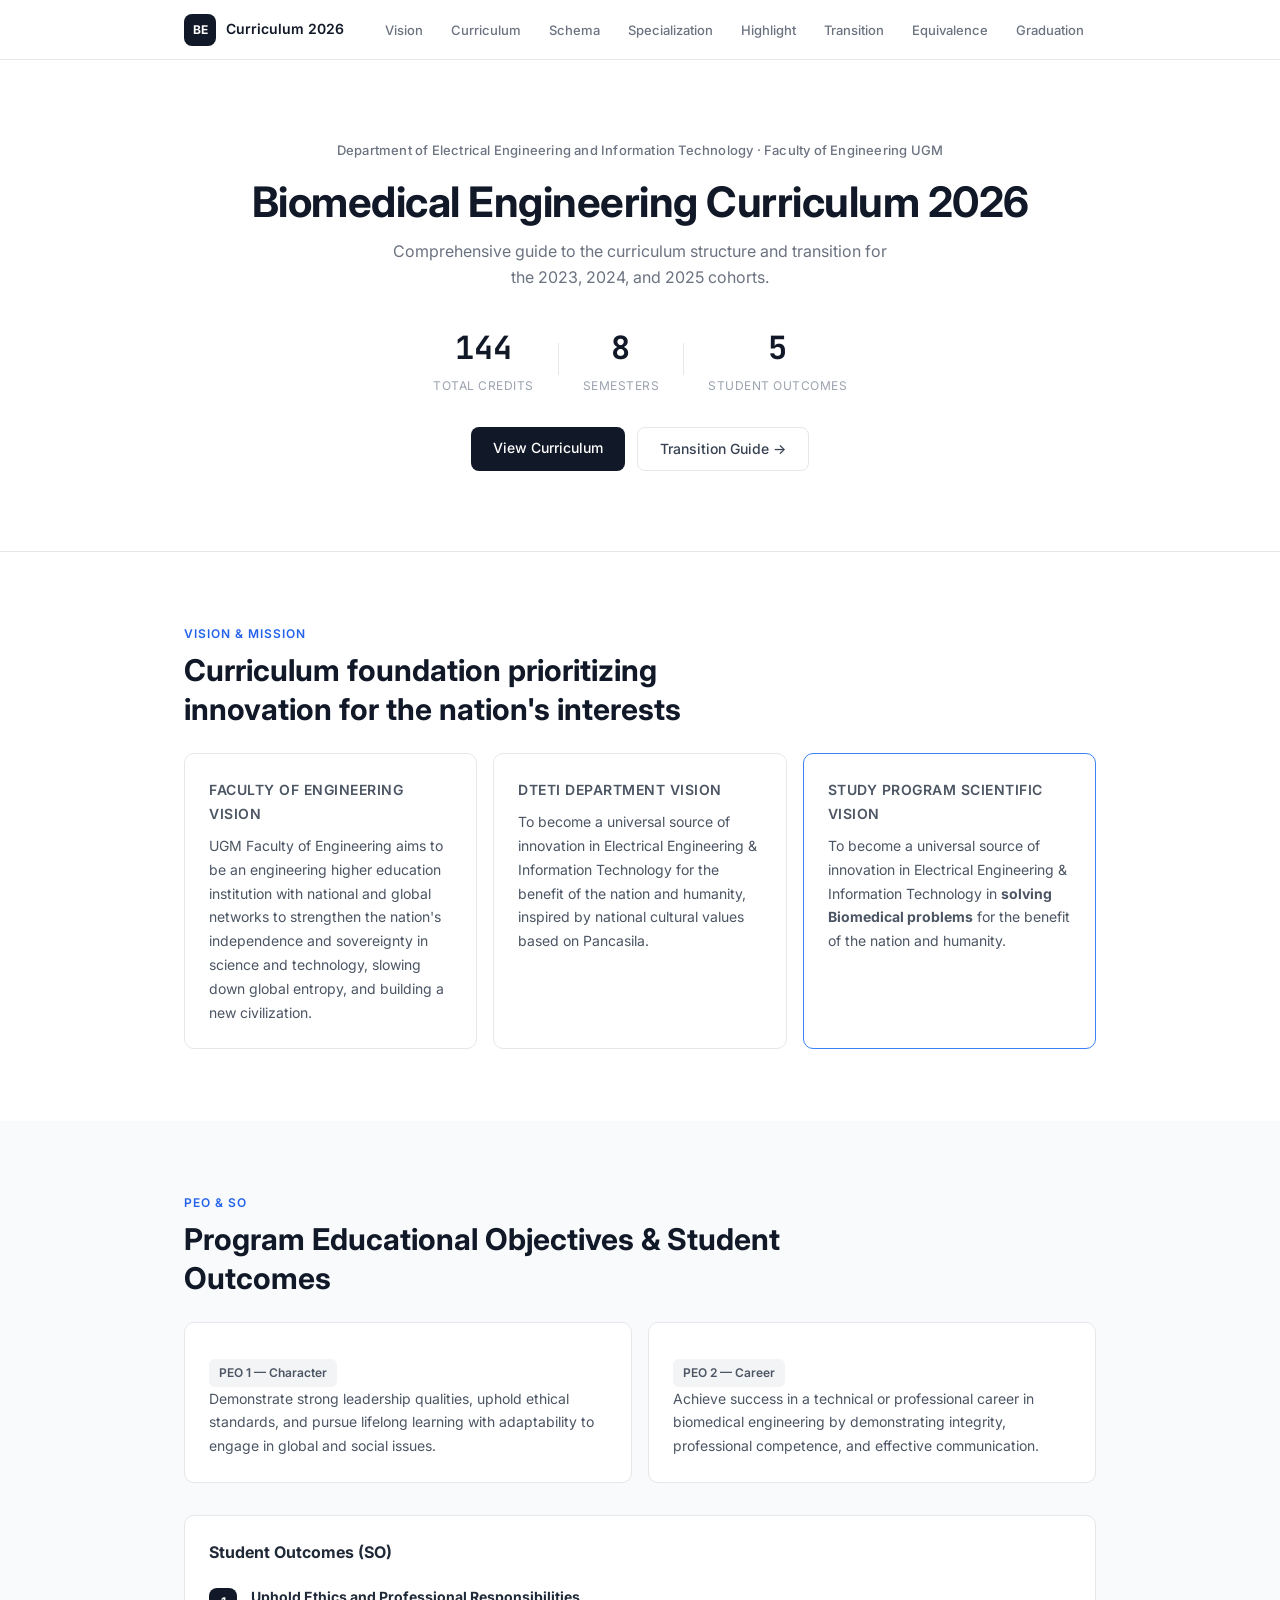
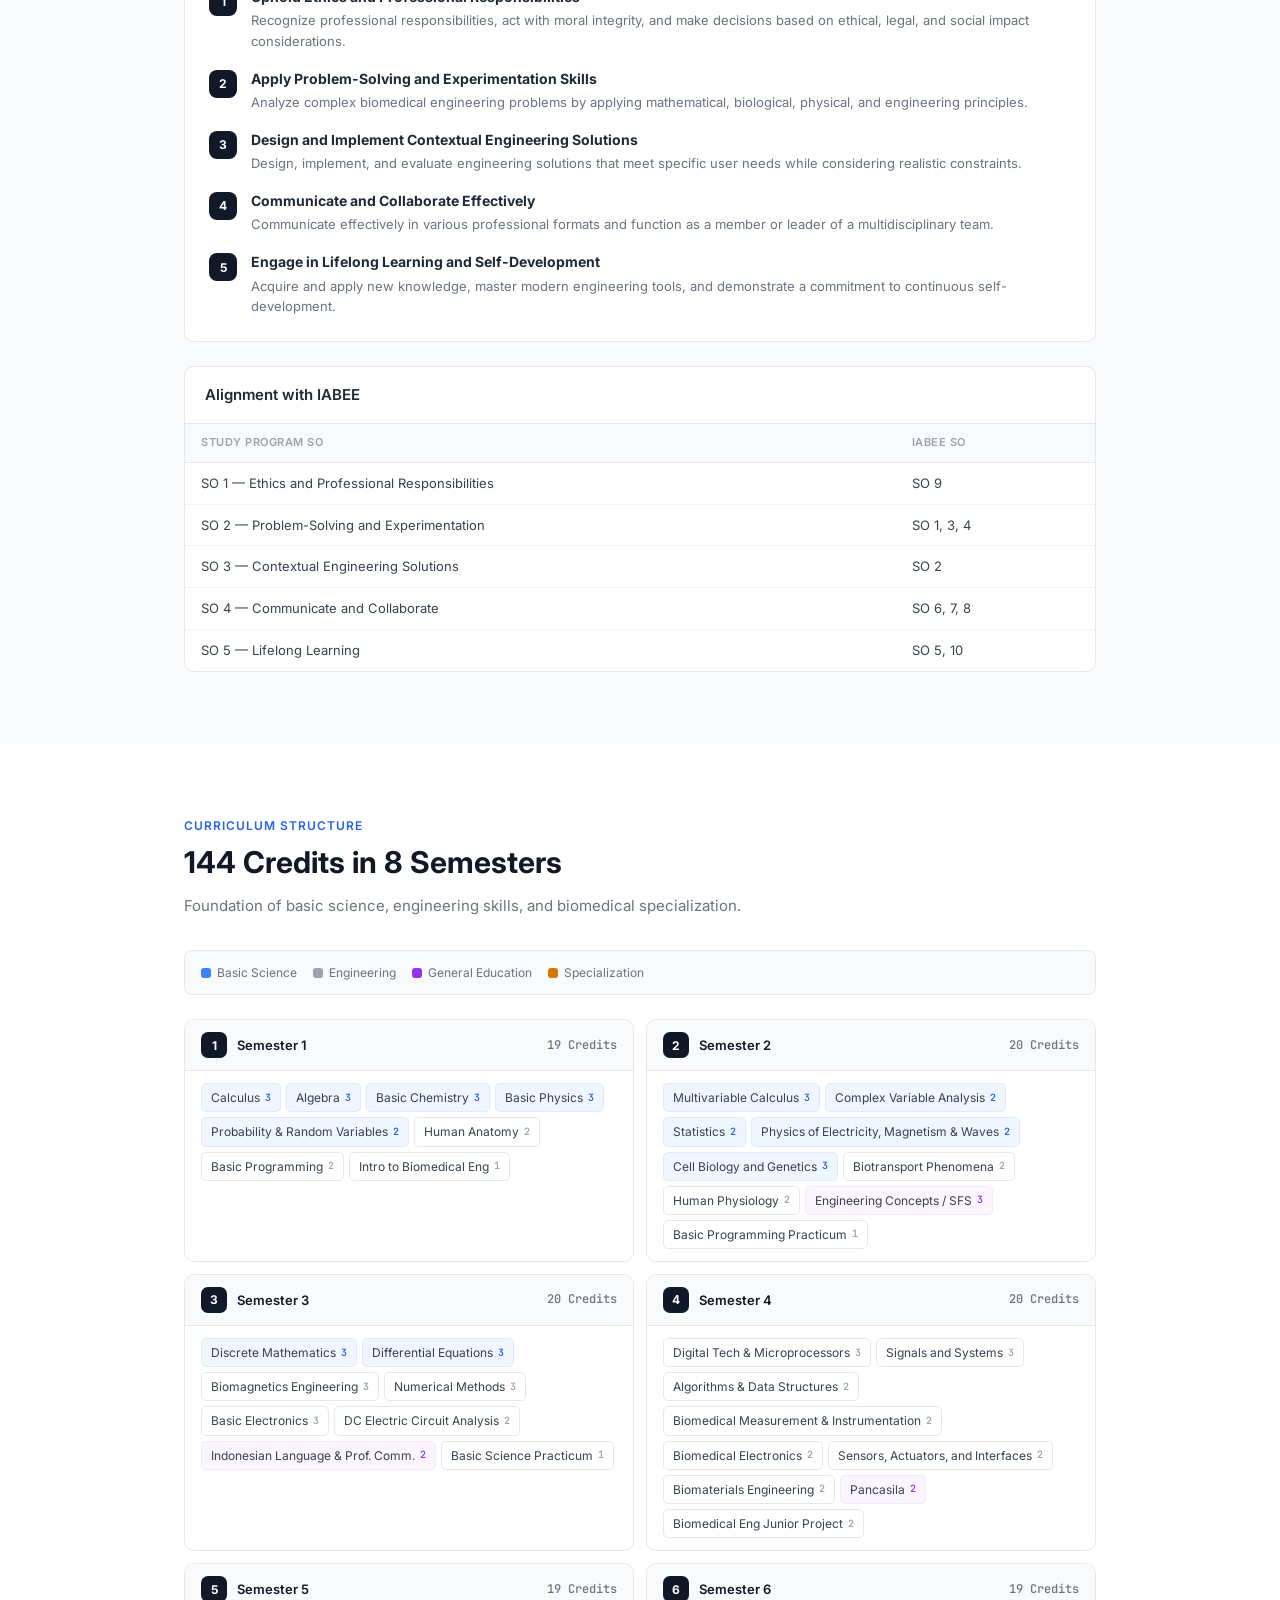
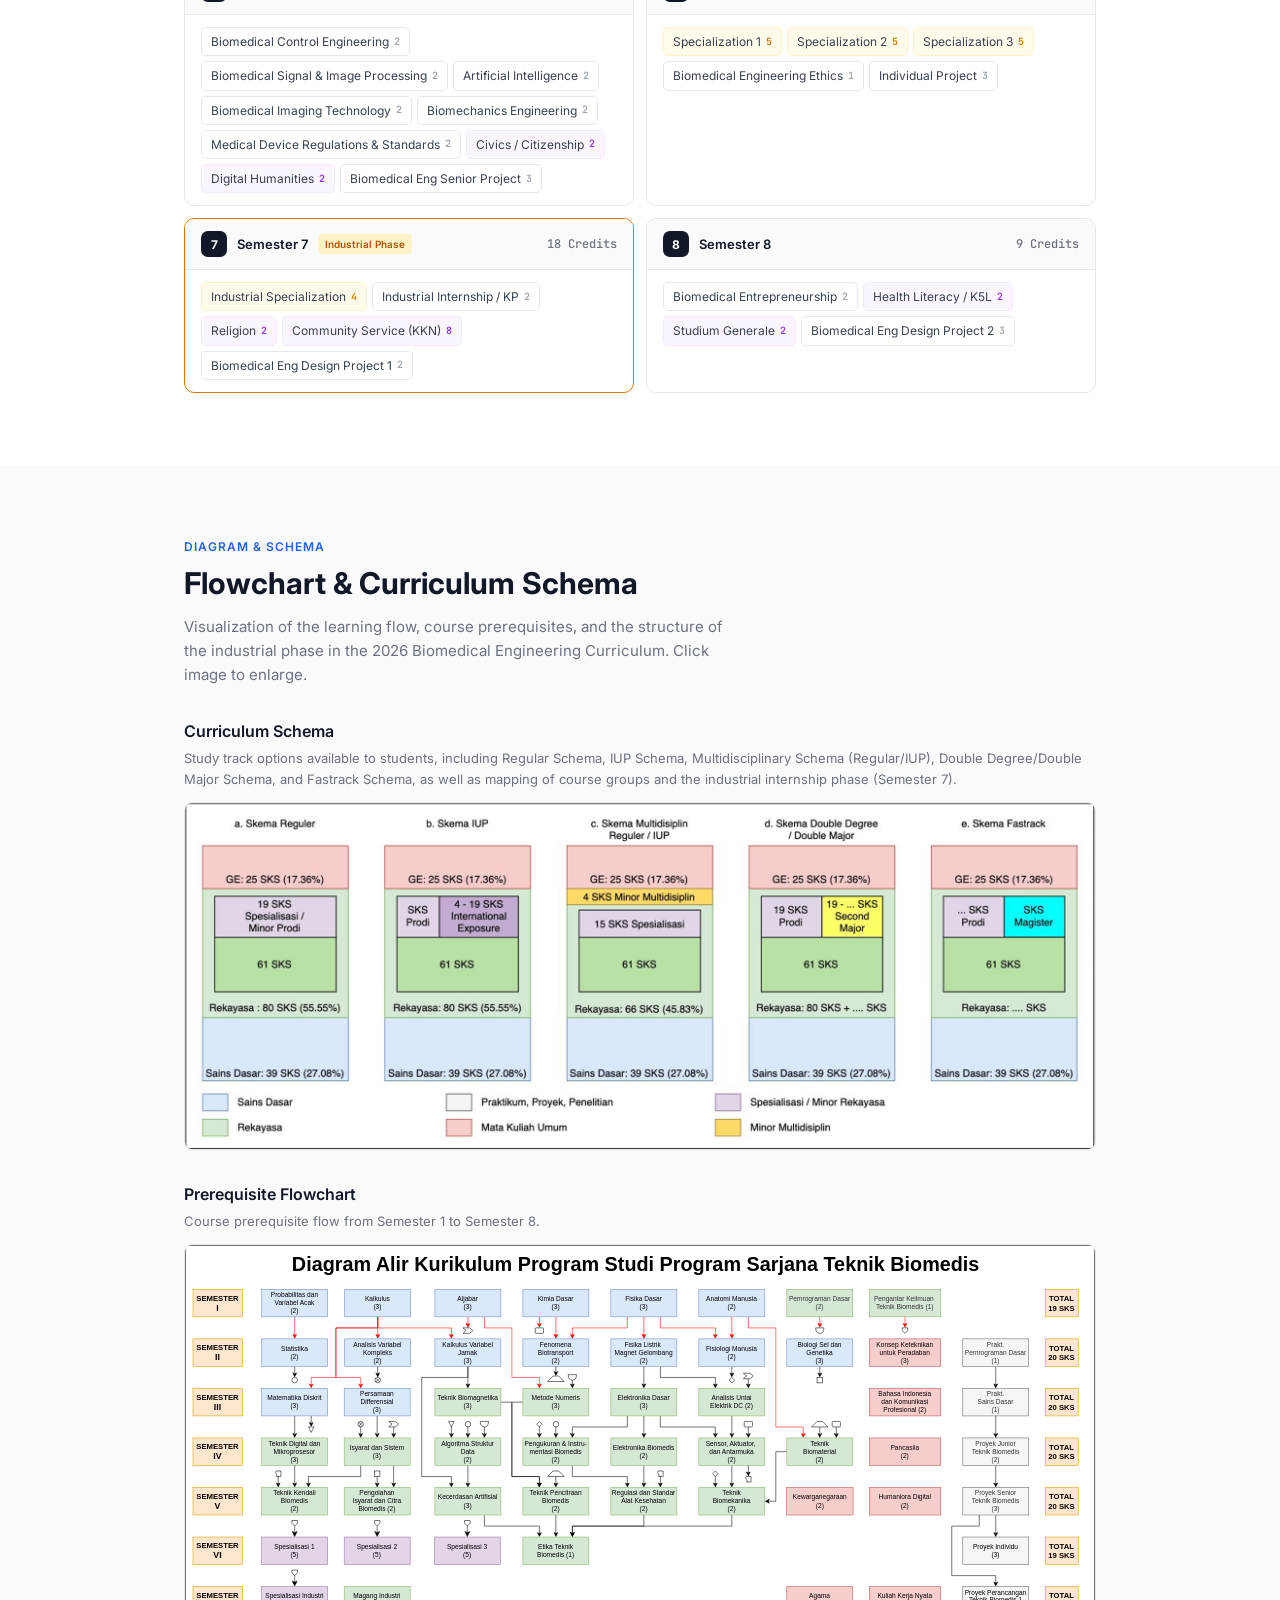
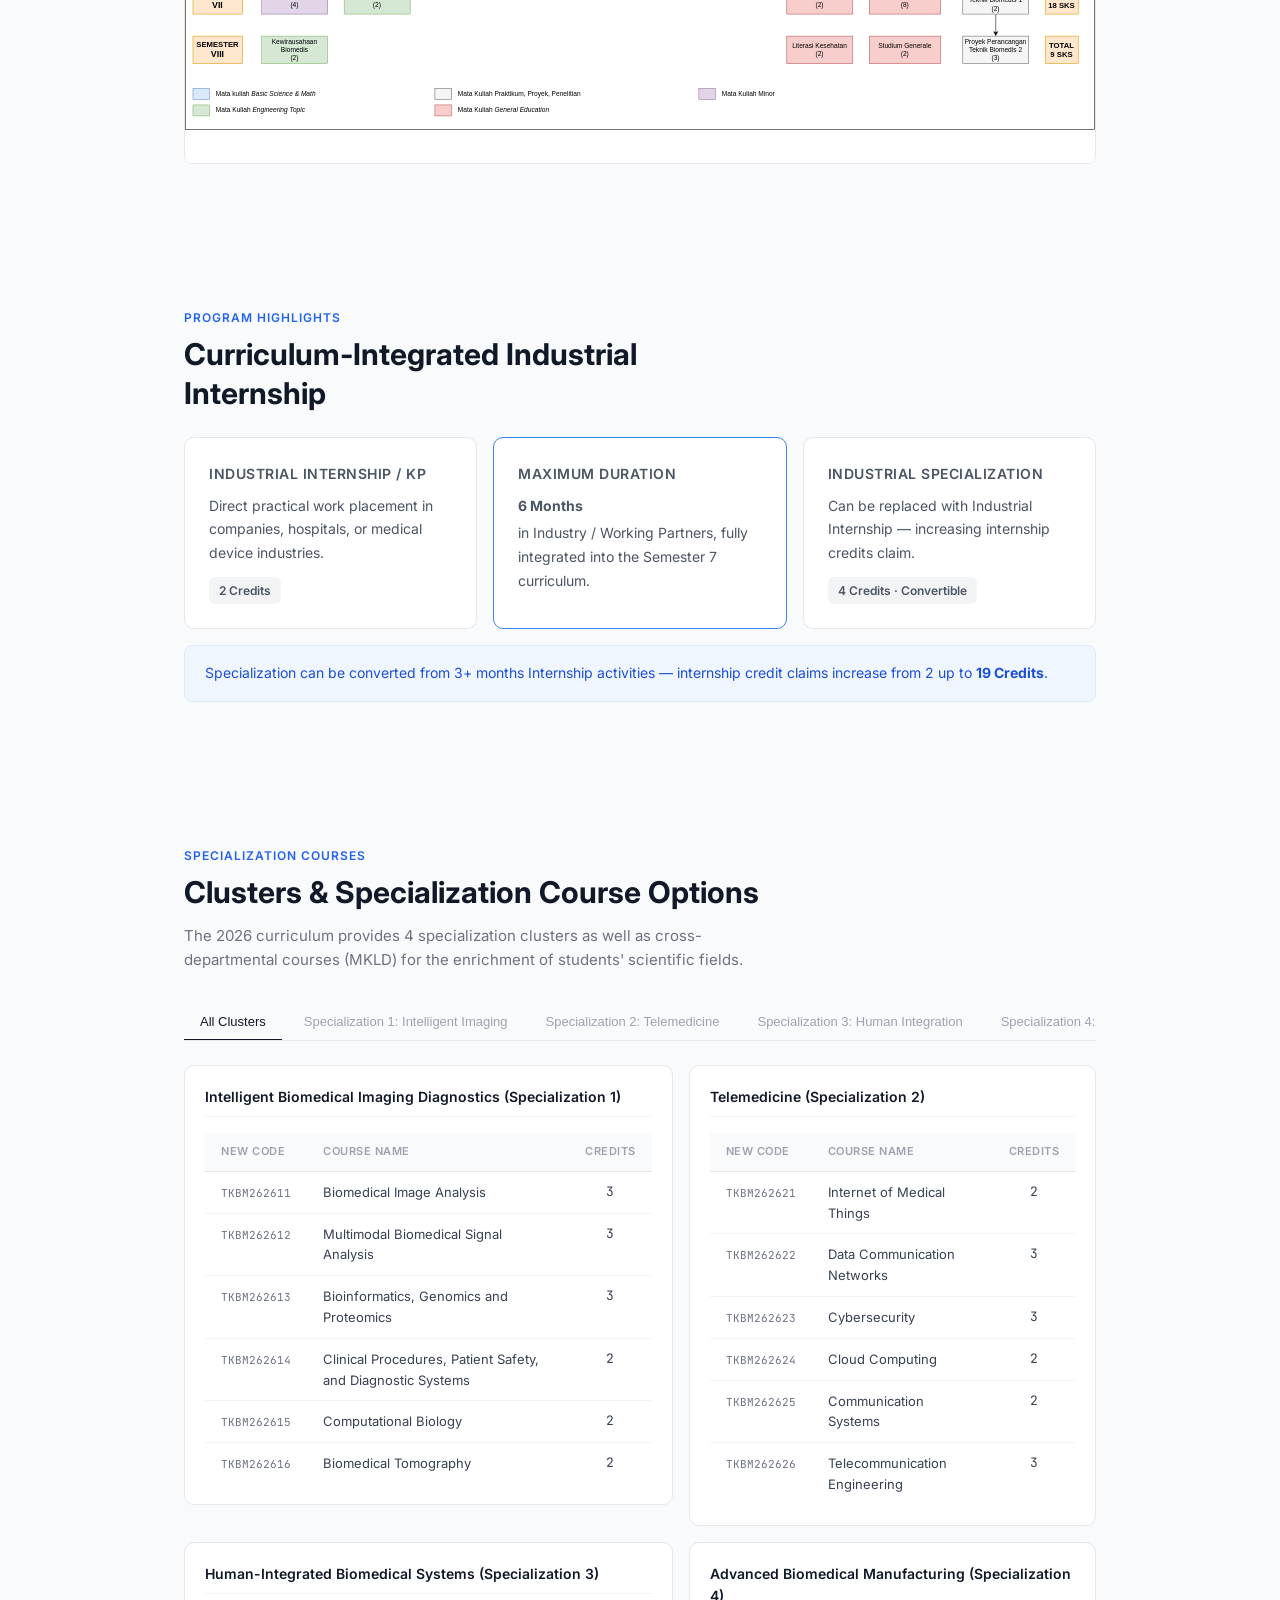
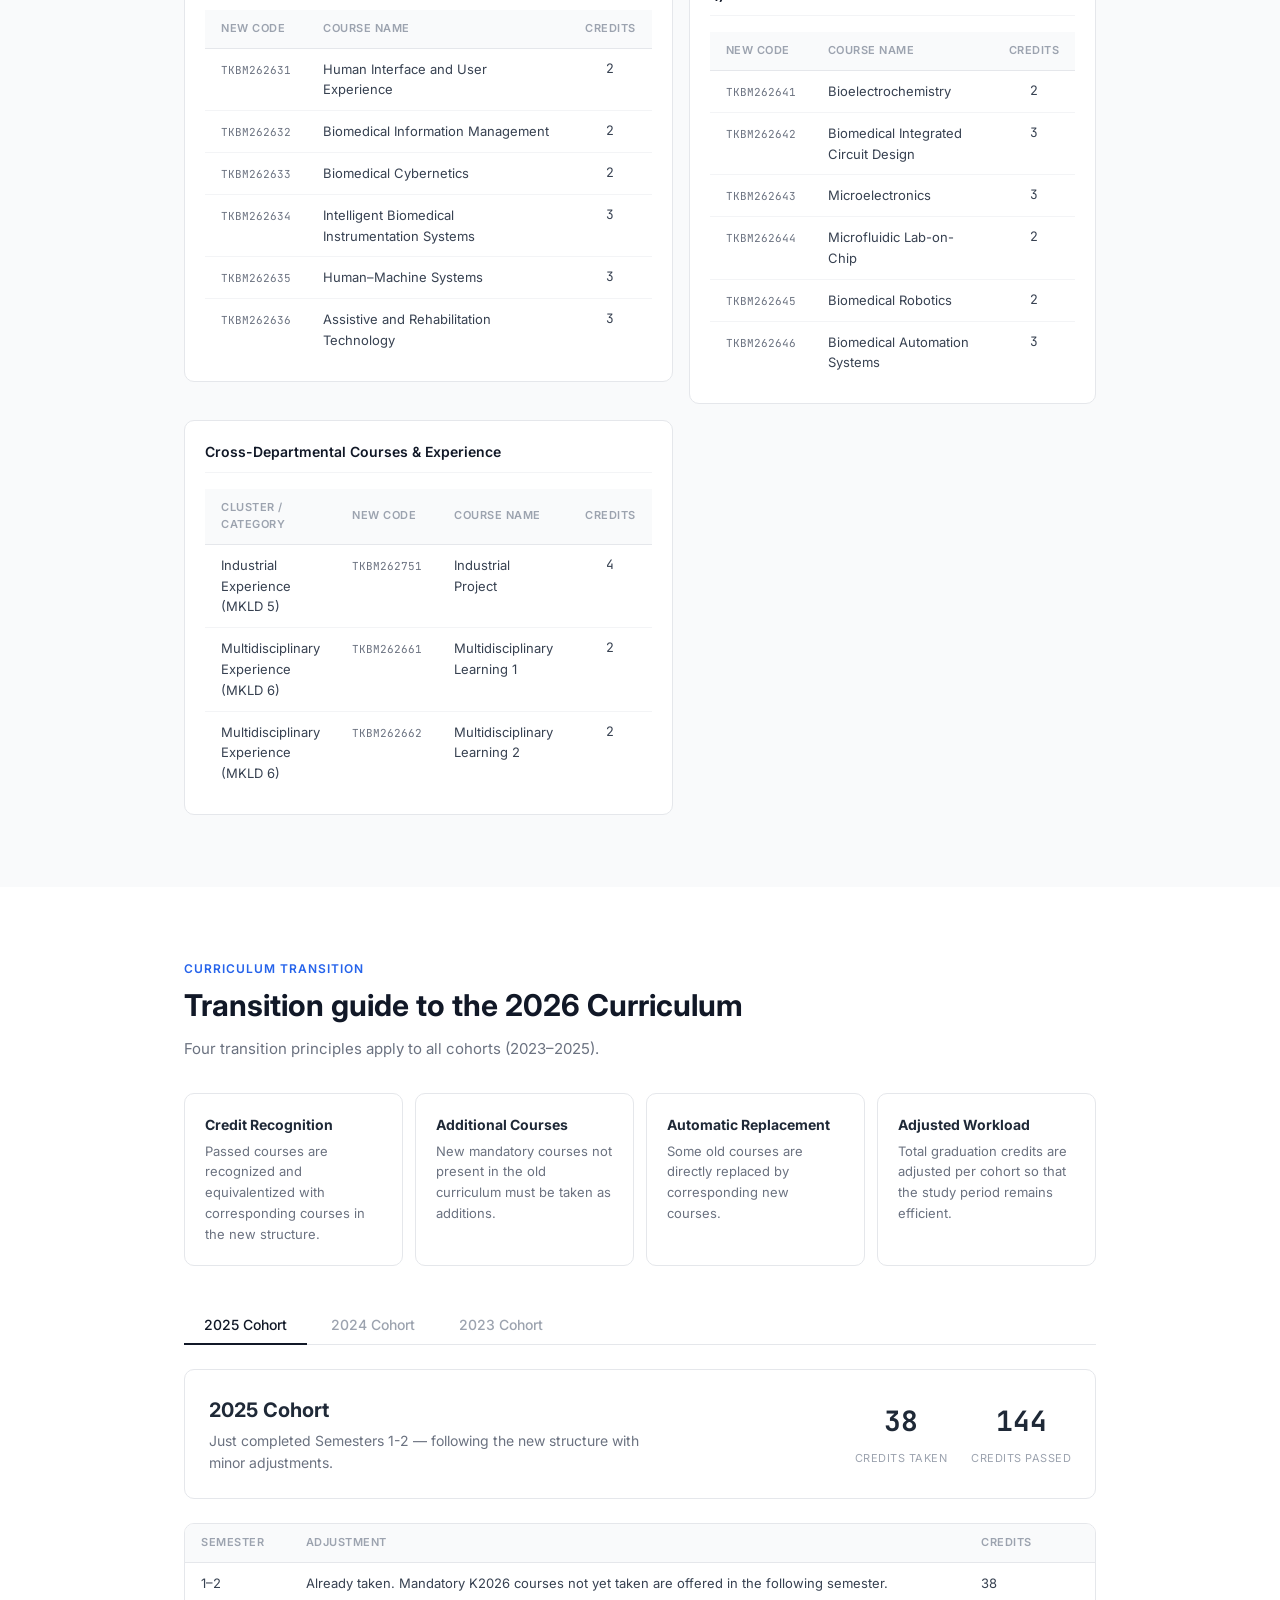
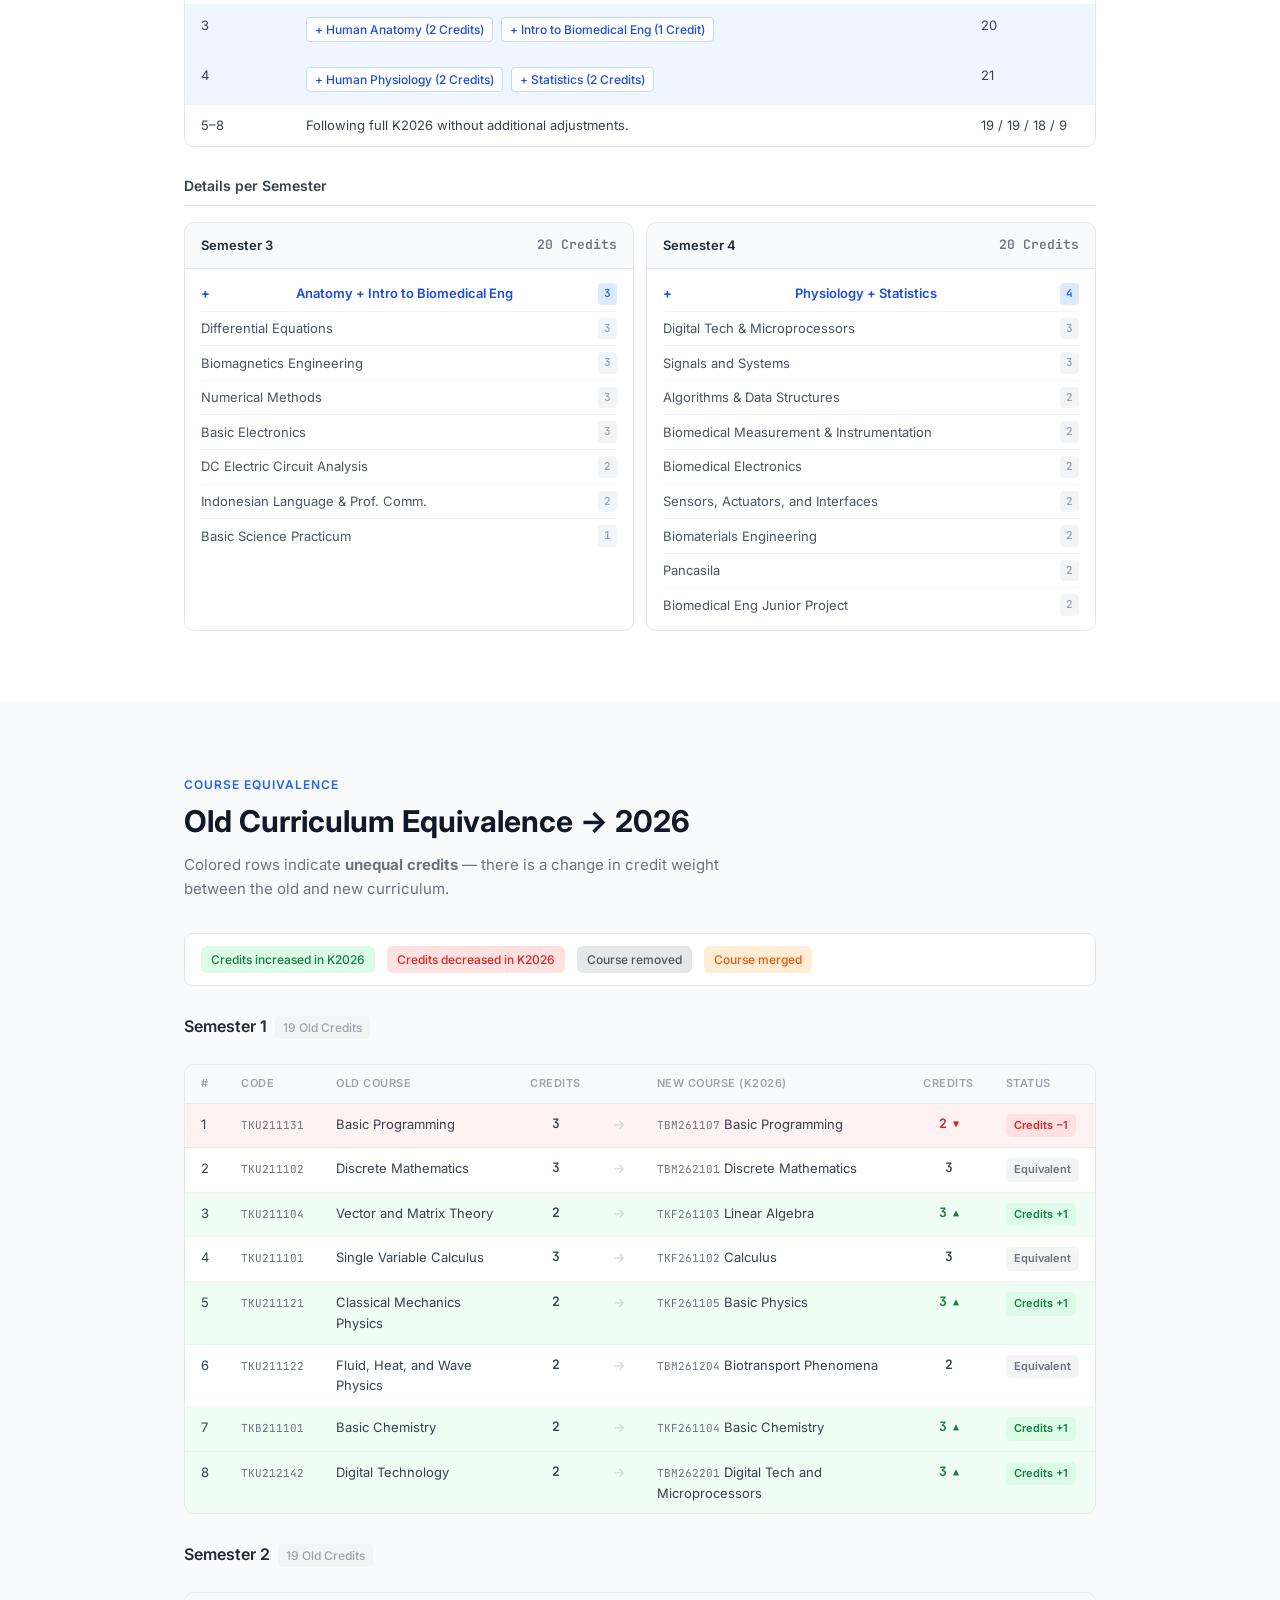
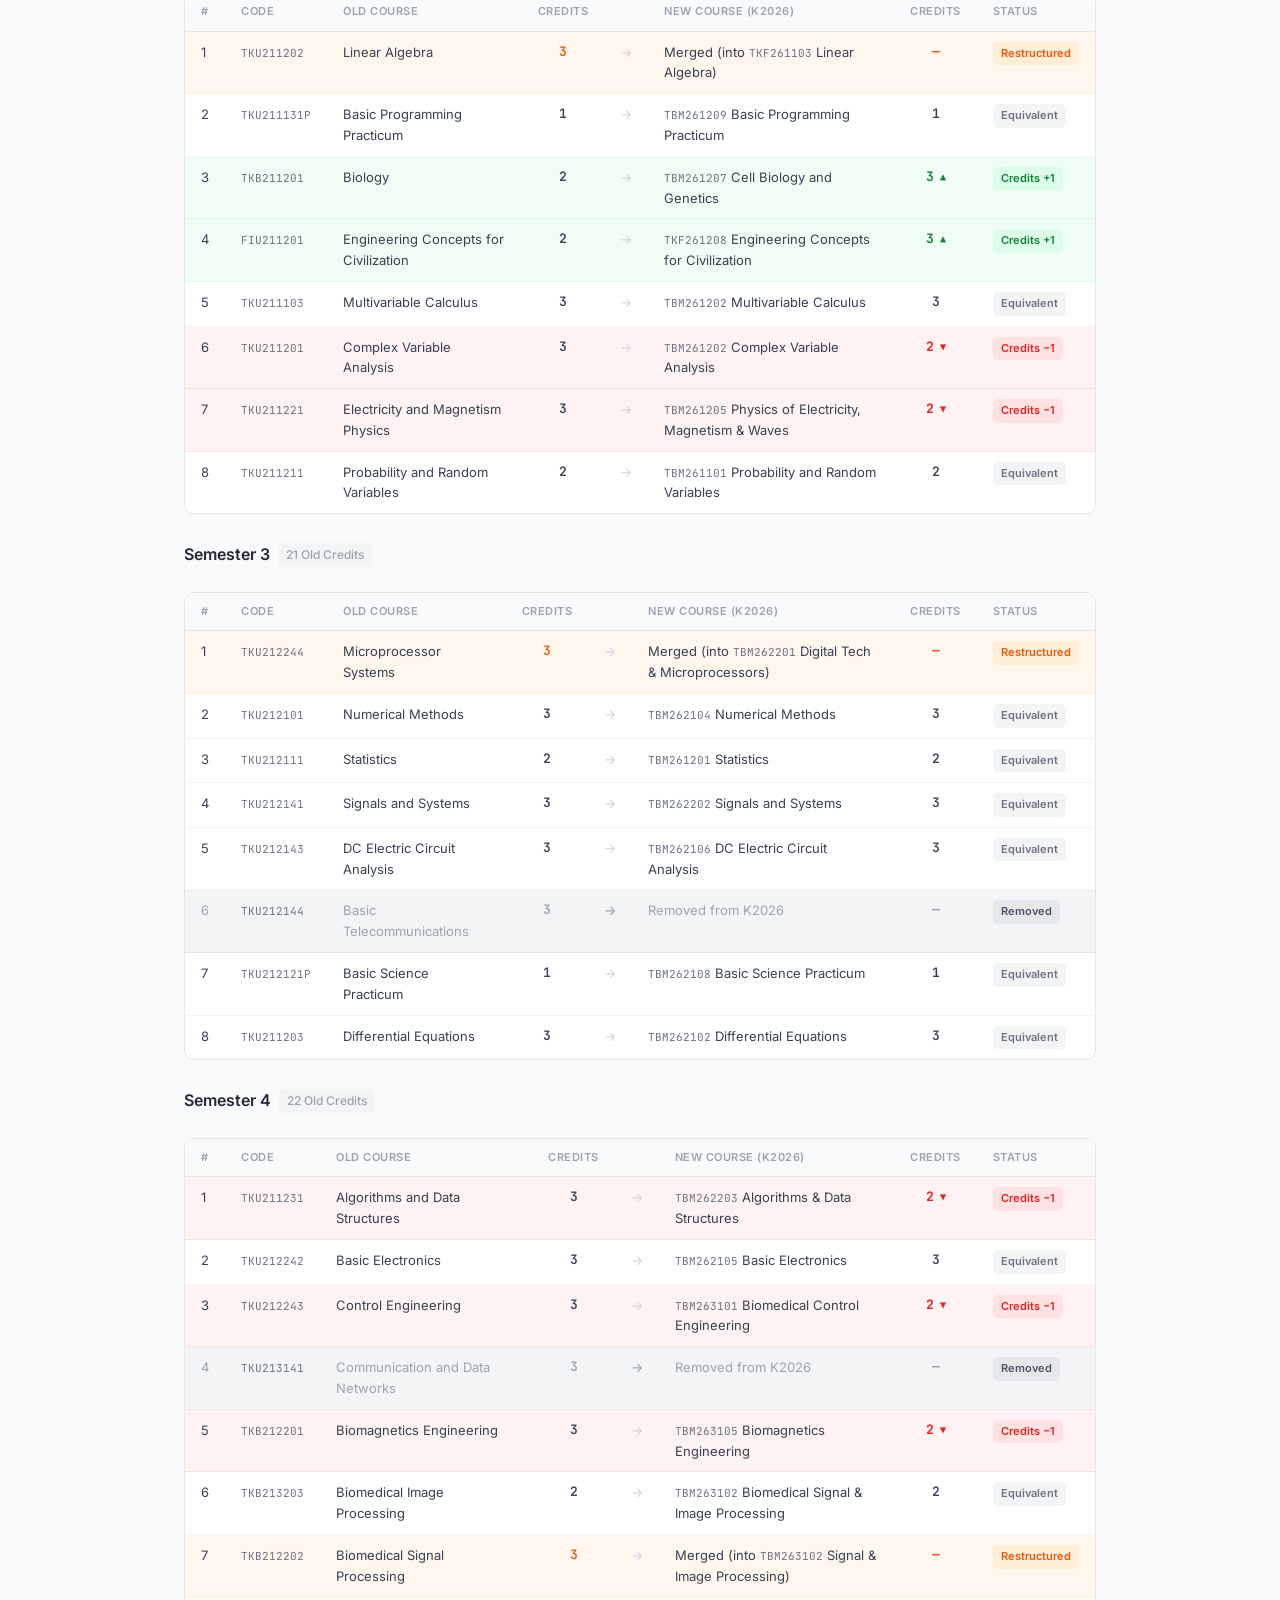
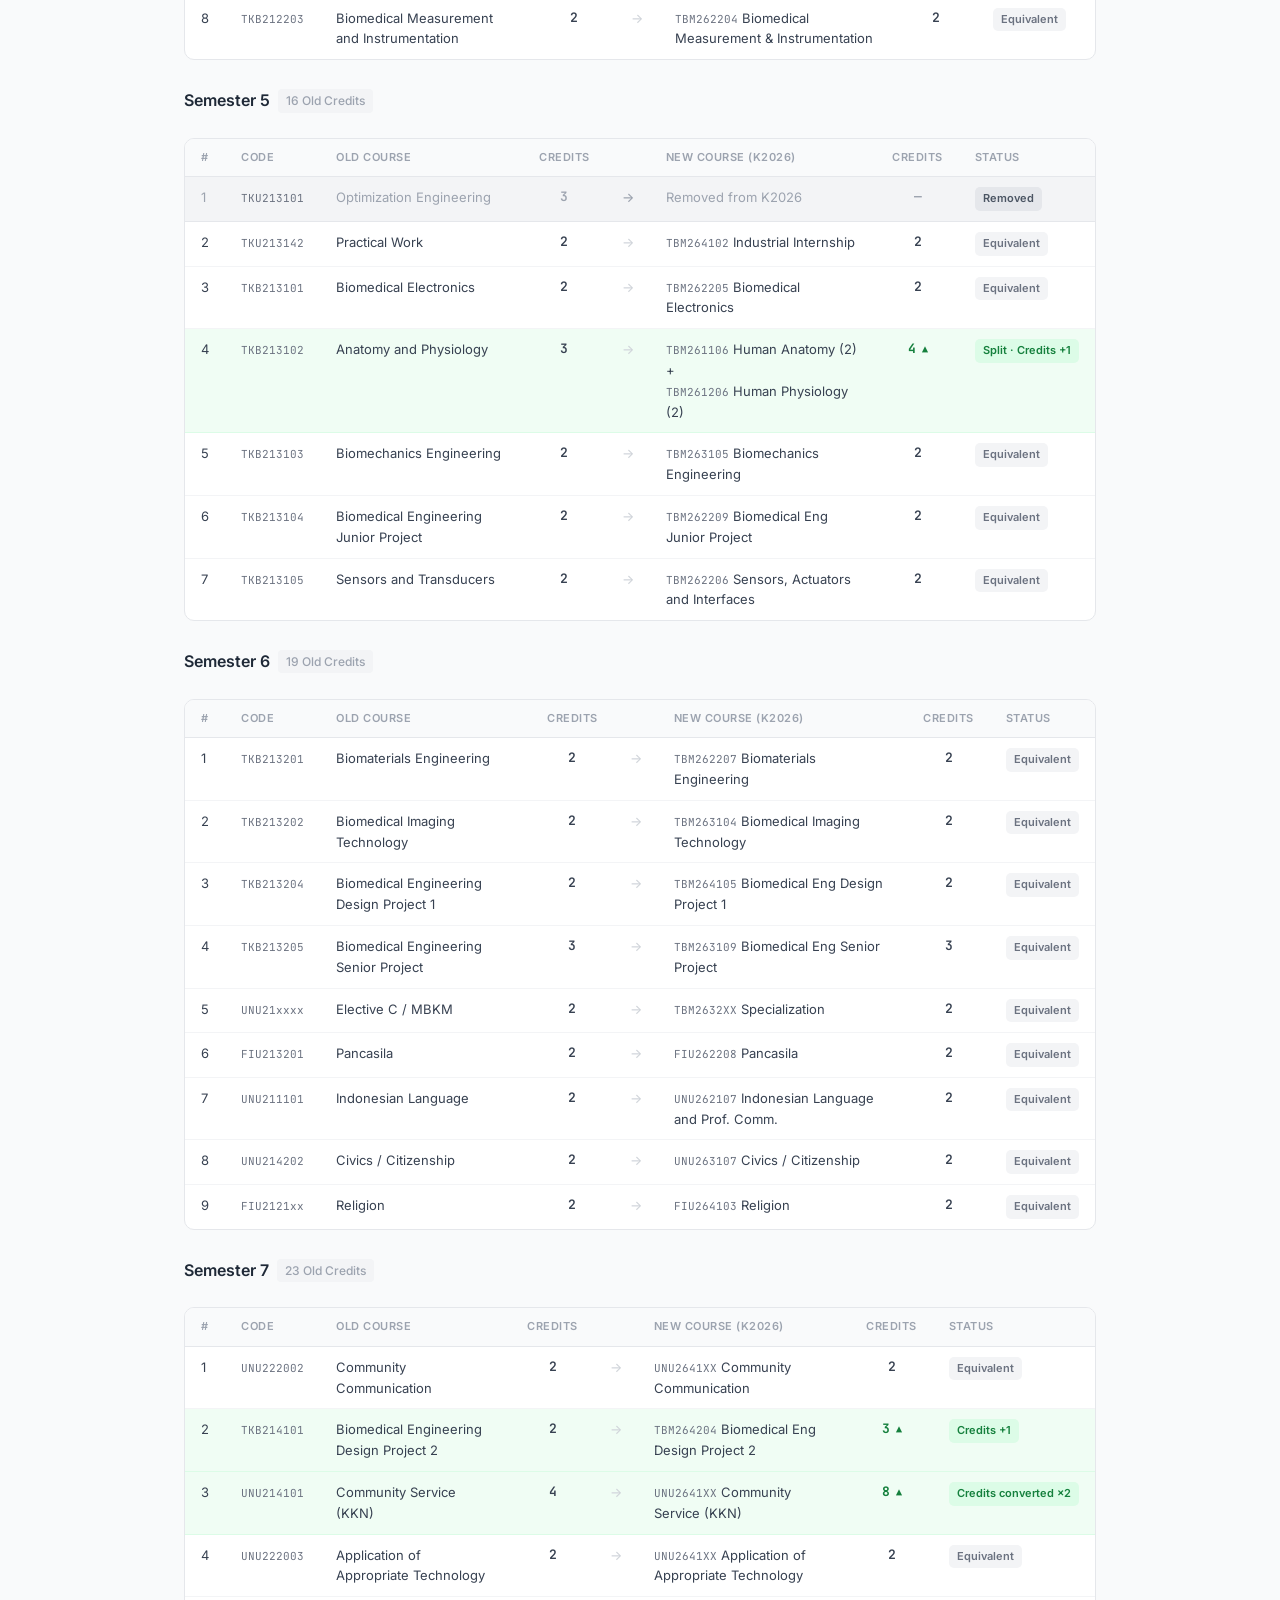
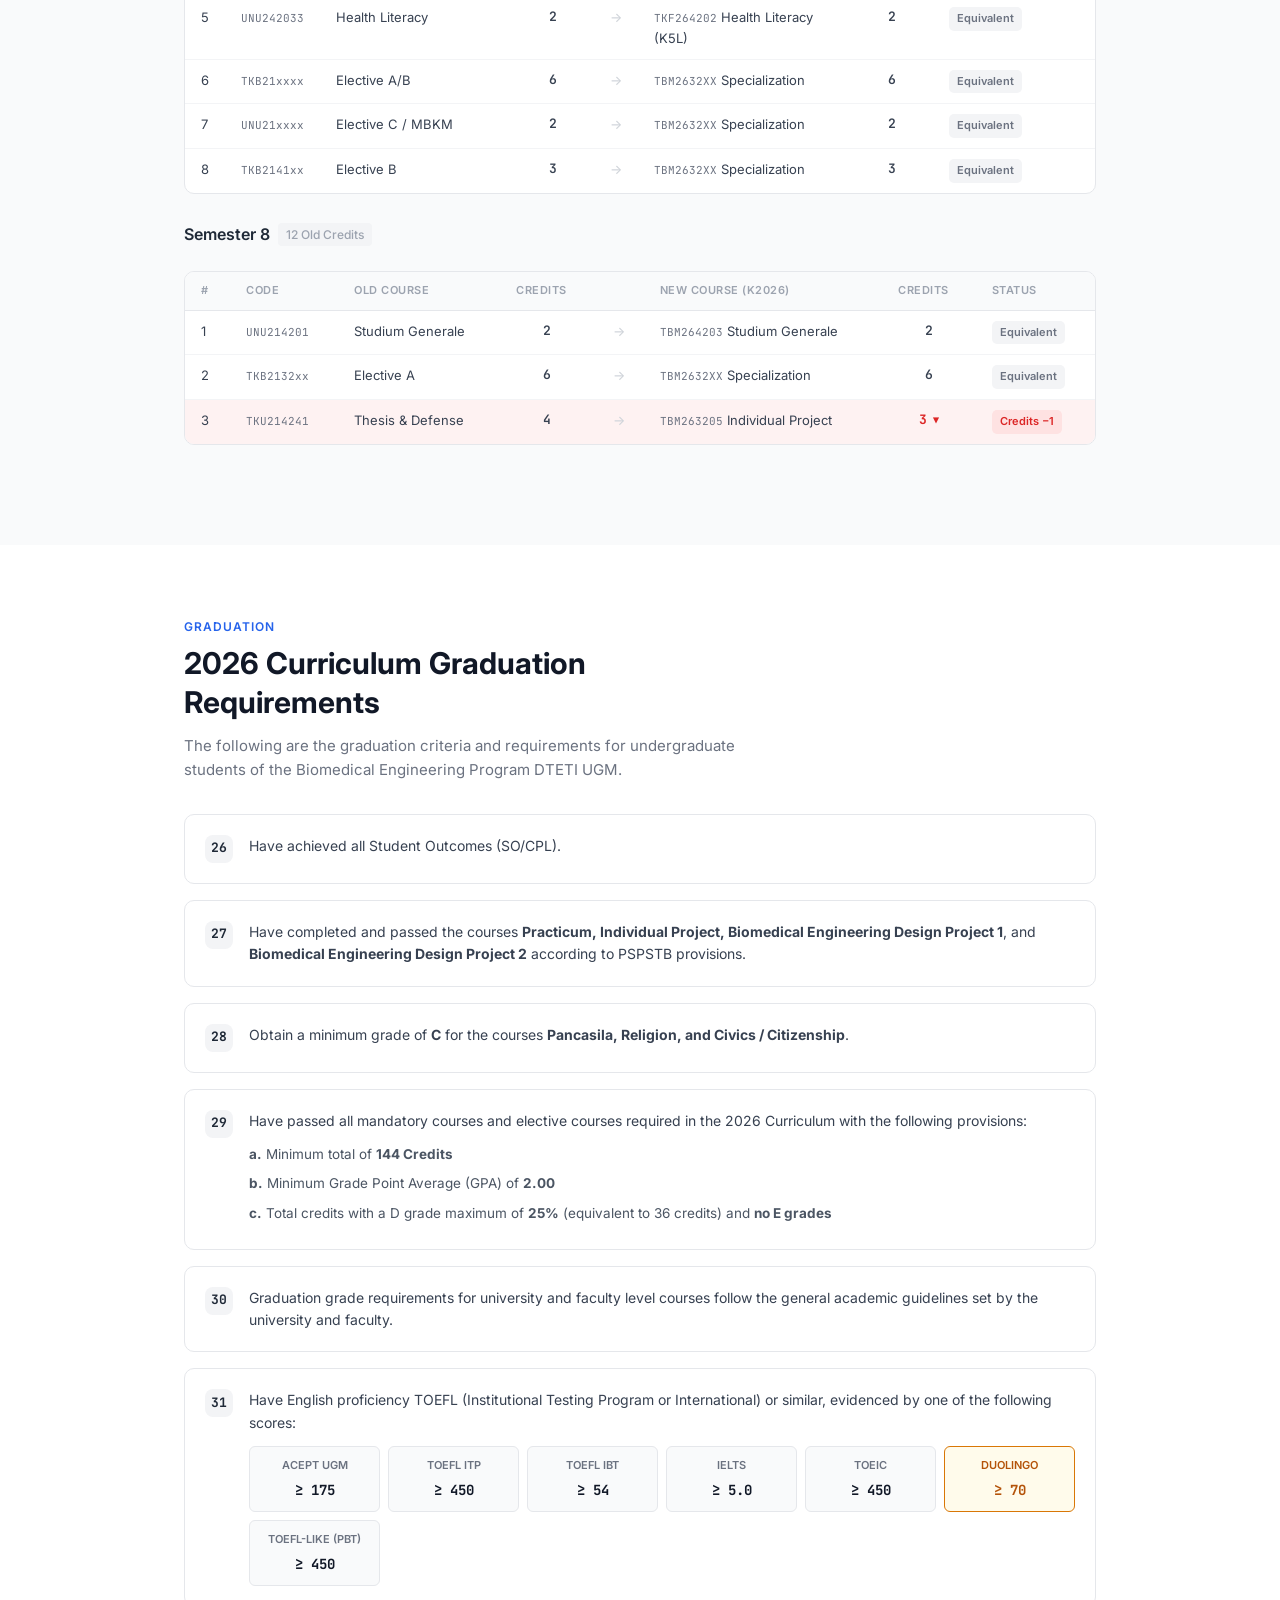
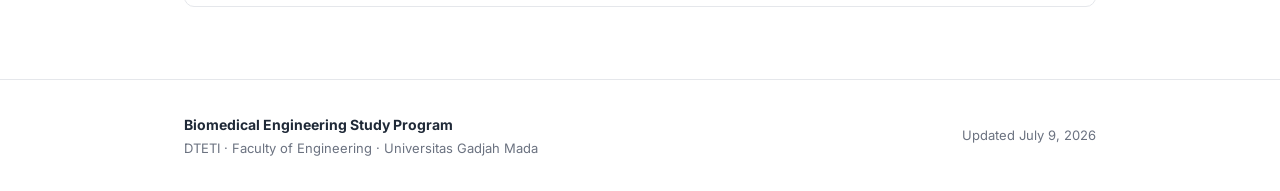
<file: index-en.html>
<!DOCTYPE html>
<html lang="en">

<head>
  <meta charset="UTF-8" />
  <meta name="viewport" content="width=device-width, initial-scale=1.0" />
  <title>Biomedical Engineering Curriculum 2026 — DTETI UGM</title>
  <meta name="description"
    content="Complete information on the 2026 Biomedical Engineering curriculum at DTETI, Faculty of Engineering, Universitas Gadjah Mada, including transition guidelines for the 2023, 2024, and 2025 cohorts." />
  <link rel="preconnect" href="https://fonts.googleapis.com" />
  <link rel="preconnect" href="https://fonts.gstatic.com" crossorigin />
  <link
    href="https://fonts.googleapis.com/css2?family=Inter:wght@400;500;600;700&family=JetBrains+Mono:wght@400;500&display=swap"
    rel="stylesheet" />
  <link rel="stylesheet" href="style.css" />
</head>

<body>

  <!-- NAV -->
  <nav class="nav" id="nav">
    <div class="nav-inner container">
      <a href="#" class="nav-brand">
        <span class="nav-logo">BE</span>
        Curriculum 2026
      </a>
      <button class="nav-toggle" id="navToggle" aria-label="Menu">
        <svg width="20" height="20" viewBox="0 0 20 20" fill="none">
          <path d="M3 5h14M3 10h14M3 15h14" stroke="currentColor" stroke-width="1.5" stroke-linecap="round" />
        </svg>
      </button>
      <ul class="nav-links" id="navLinks">
        <li><a href="#visi">Vision</a></li>
        <li><a href="#kurikulum">Curriculum</a></li>
        <li><a href="#skema">Schema</a></li>
        <li><a href="#spesialisasi">Specialization</a></li>
        <li><a href="#highlight">Highlight</a></li>
        <li><a href="#peralihan">Transition</a></li>
        <li><a href="#penyetaraan">Equivalence</a></li>
        <li><a href="#yudisium">Graduation</a></li>
      </ul>
    </div>
  </nav>

  <!-- HERO -->
  <header class="hero" id="hero">
    <div class="container">
      <p class="hero-overline">Department of Electrical Engineering and Information Technology · Faculty of Engineering UGM</p>
      <h1>Biomedical Engineering Curriculum 2026</h1>
      <p class="hero-sub">Comprehensive guide to the curriculum structure and transition for the 2023, 2024, and 2025 cohorts.</p>
      <div class="hero-metrics">
        <div class="metric"><strong>144</strong><span>Total Credits</span></div>
        <div class="metric-sep"></div>
        <div class="metric"><strong>8</strong><span>Semesters</span></div>
        <div class="metric-sep"></div>
        <div class="metric"><strong>5</strong><span>Student Outcomes</span></div>
      </div>
      <div class="hero-actions">
        <a href="#kurikulum" class="btn-primary">View Curriculum</a>
        <a href="#peralihan" class="btn-secondary">Transition Guide →</a>
      </div>
    </div>
  </header>

  <!-- VISI -->
  <section class="section" id="visi">
    <div class="container">
      <div class="section-label">Vision & Mission</div>
      <h2>Curriculum foundation prioritizing innovation for the nation's interests</h2>

      <div class="card-row">
        <div class="card">
          <p class="card-label">Faculty of Engineering Vision</p>
          <p>UGM Faculty of Engineering aims to be an engineering higher education institution with national and global networks to strengthen the nation's independence and sovereignty in science and technology, slowing down global entropy, and building a new civilization.</p>
        </div>
        <div class="card">
          <p class="card-label">DTETI Department Vision</p>
          <p>To become a universal source of innovation in Electrical Engineering & Information Technology for the benefit of the nation and humanity, inspired by national cultural values based on Pancasila.</p>
        </div>
        <div class="card card-accent">
          <p class="card-label">Study Program Scientific Vision</p>
          <p>To become a universal source of innovation in Electrical Engineering & Information Technology in <strong>solving Biomedical problems</strong> for the benefit of the nation and humanity.</p>
        </div>
      </div>
    </div>
  </section>

  <!-- PEO & CPL -->
  <section class="section section-alt" id="peo">
    <div class="container">
      <div class="section-label">PEO & SO</div>
      <h2>Program Educational Objectives & Student Outcomes</h2>

      <div class="peo-row">
        <div class="card">
          <span class="tag">PEO 1 — Character</span>
          <p>Demonstrate strong leadership qualities, uphold ethical standards, and pursue lifelong learning with adaptability to engage in global and social issues.</p>
        </div>
        <div class="card">
          <span class="tag">PEO 2 — Career</span>
          <p>Achieve success in a technical or professional career in biomedical engineering by demonstrating integrity, professional competence, and effective communication.</p>
        </div>
      </div>

      <div class="cpl-block">
        <h3>Student Outcomes (SO)</h3>
        <div class="cpl-list">
          <div class="cpl-item">
            <span class="cpl-num">1</span>
            <div>
              <strong>Uphold Ethics and Professional Responsibilities</strong>
              <p>Recognize professional responsibilities, act with moral integrity, and make decisions based on ethical, legal, and social impact considerations.</p>
            </div>
          </div>
          <div class="cpl-item">
            <span class="cpl-num">2</span>
            <div>
              <strong>Apply Problem-Solving and Experimentation Skills</strong>
              <p>Analyze complex biomedical engineering problems by applying mathematical, biological, physical, and engineering principles.</p>
            </div>
          </div>
          <div class="cpl-item">
            <span class="cpl-num">3</span>
            <div>
              <strong>Design and Implement Contextual Engineering Solutions</strong>
              <p>Design, implement, and evaluate engineering solutions that meet specific user needs while considering realistic constraints.</p>
            </div>
          </div>
          <div class="cpl-item">
            <span class="cpl-num">4</span>
            <div>
              <strong>Communicate and Collaborate Effectively</strong>
              <p>Communicate effectively in various professional formats and function as a member or leader of a multidisciplinary team.</p>
            </div>
          </div>
          <div class="cpl-item">
            <span class="cpl-num">5</span>
            <div>
              <strong>Engage in Lifelong Learning and Self-Development</strong>
              <p>Acquire and apply new knowledge, master modern engineering tools, and demonstrate a commitment to continuous self-development.</p>
            </div>
          </div>
        </div>
      </div>

      <div class="table-card">
        <h3>Alignment with IABEE</h3>
        <table>
          <thead>
            <tr>
              <th>Study Program SO</th>
              <th>IABEE SO</th>
            </tr>
          </thead>
          <tbody>
            <tr>
              <td>SO 1 — Ethics and Professional Responsibilities</td>
              <td>SO 9</td>
            </tr>
            <tr>
              <td>SO 2 — Problem-Solving and Experimentation</td>
              <td>SO 1, 3, 4</td>
            </tr>
            <tr>
              <td>SO 3 — Contextual Engineering Solutions</td>
              <td>SO 2</td>
            </tr>
            <tr>
              <td>SO 4 — Communicate and Collaborate</td>
              <td>SO 6, 7, 8</td>
            </tr>
            <tr>
              <td>SO 5 — Lifelong Learning</td>
              <td>SO 5, 10</td>
            </tr>
          </tbody>
        </table>
      </div>
    </div>
  </section>

  <!-- KURIKULUM -->
  <section class="section" id="kurikulum">
    <div class="container">
      <div class="section-label">Curriculum Structure</div>
      <h2>144 Credits in 8 Semesters</h2>
      <p class="section-desc">Foundation of basic science, engineering skills, and biomedical specialization.</p>

      <div class="legend-bar">
        <span class="legend-item"><span class="dot dot-bs"></span>Basic Science</span>
        <span class="legend-item"><span class="dot dot-et"></span>Engineering</span>
        <span class="legend-item"><span class="dot dot-ge"></span>General Education</span>
        <span class="legend-item"><span class="dot dot-sp"></span>Specialization</span>
      </div>

      <div class="sem-grid">
        <!-- S1 -->
        <div class="sem-card">
          <div class="sem-head"><span class="sem-num">1</span><span class="sem-title">Semester 1</span><span
              class="sem-sks">19 Credits</span></div>
          <div class="mk-grid">
            <span class="mk bs">Calculus <b>3</b></span>
            <span class="mk bs">Algebra <b>3</b></span>
            <span class="mk bs">Basic Chemistry <b>3</b></span>
            <span class="mk bs">Basic Physics <b>3</b></span>
            <span class="mk bs">Probability & Random Variables <b>2</b></span>
            <span class="mk et">Human Anatomy <b>2</b></span>
            <span class="mk et">Basic Programming <b>2</b></span>
            <span class="mk et">Intro to Biomedical Eng <b>1</b></span>
          </div>
        </div>
        <!-- S2 -->
        <div class="sem-card">
          <div class="sem-head"><span class="sem-num">2</span><span class="sem-title">Semester 2</span><span
              class="sem-sks">20 Credits</span></div>
          <div class="mk-grid">
            <span class="mk bs">Multivariable Calculus <b>3</b></span>
            <span class="mk bs">Complex Variable Analysis <b>2</b></span>
            <span class="mk bs">Statistics <b>2</b></span>
            <span class="mk bs">Physics of Electricity, Magnetism & Waves <b>2</b></span>
            <span class="mk bs">Cell Biology and Genetics <b>3</b></span>
            <span class="mk et">Biotransport Phenomena <b>2</b></span>
            <span class="mk et">Human Physiology <b>2</b></span>
            <span class="mk ge">Engineering Concepts / SFS <b>3</b></span>
            <span class="mk et">Basic Programming Practicum <b>1</b></span>
          </div>
        </div>
        <!-- S3 -->
        <div class="sem-card">
          <div class="sem-head"><span class="sem-num">3</span><span class="sem-title">Semester 3</span><span
              class="sem-sks">20 Credits</span></div>
          <div class="mk-grid">
            <span class="mk bs">Discrete Mathematics <b>3</b></span>
            <span class="mk bs">Differential Equations <b>3</b></span>
            <span class="mk et">Biomagnetics Engineering <b>3</b></span>
            <span class="mk et">Numerical Methods <b>3</b></span>
            <span class="mk et">Basic Electronics <b>3</b></span>
            <span class="mk et">DC Electric Circuit Analysis <b>2</b></span>
            <span class="mk ge">Indonesian Language & Prof. Comm. <b>2</b></span>
            <span class="mk et">Basic Science Practicum <b>1</b></span>
          </div>
        </div>
        <!-- S4 -->
        <div class="sem-card">
          <div class="sem-head"><span class="sem-num">4</span><span class="sem-title">Semester 4</span><span
              class="sem-sks">20 Credits</span></div>
          <div class="mk-grid">
            <span class="mk et">Digital Tech & Microprocessors <b>3</b></span>
            <span class="mk et">Signals and Systems <b>3</b></span>
            <span class="mk et">Algorithms & Data Structures <b>2</b></span>
            <span class="mk et">Biomedical Measurement & Instrumentation <b>2</b></span>
            <span class="mk et">Biomedical Electronics <b>2</b></span>
            <span class="mk et">Sensors, Actuators, and Interfaces <b>2</b></span>
            <span class="mk et">Biomaterials Engineering <b>2</b></span>
            <span class="mk ge">Pancasila <b>2</b></span>
            <span class="mk et">Biomedical Eng Junior Project <b>2</b></span>
          </div>
        </div>
        <!-- S5 -->
        <div class="sem-card">
          <div class="sem-head"><span class="sem-num">5</span><span class="sem-title">Semester 5</span><span
              class="sem-sks">19 Credits</span></div>
          <div class="mk-grid">
            <span class="mk et">Biomedical Control Engineering <b>2</b></span>
            <span class="mk et">Biomedical Signal & Image Processing <b>2</b></span>
            <span class="mk et">Artificial Intelligence <b>2</b></span>
            <span class="mk et">Biomedical Imaging Technology <b>2</b></span>
            <span class="mk et">Biomechanics Engineering <b>2</b></span>
            <span class="mk et">Medical Device Regulations & Standards <b>2</b></span>
            <span class="mk ge">Civics / Citizenship <b>2</b></span>
            <span class="mk ge">Digital Humanities <b>2</b></span>
            <span class="mk et">Biomedical Eng Senior Project <b>3</b></span>
          </div>
        </div>
        <!-- S6 -->
        <div class="sem-card">
          <div class="sem-head"><span class="sem-num">6</span><span class="sem-title">Semester 6</span><span
              class="sem-sks">19 Credits</span></div>
          <div class="mk-grid">
            <span class="mk sp">Specialization 1 <b>5</b></span>
            <span class="mk sp">Specialization 2 <b>5</b></span>
            <span class="mk sp">Specialization 3 <b>5</b></span>
            <span class="mk et">Biomedical Engineering Ethics <b>1</b></span>
            <span class="mk et">Individual Project <b>3</b></span>
          </div>
        </div>
        <!-- S7 -->
        <div class="sem-card sem-card-industri">
          <div class="sem-head">
            <span class="sem-num">7</span>
            <span class="sem-title">Semester 7</span>
            <span class="badge-industri">Industrial Phase</span>
            <span class="sem-sks">18 Credits</span>
          </div>
          <div class="mk-grid">
            <span class="mk sp">Industrial Specialization <b>4</b></span>
            <span class="mk et">Industrial Internship / KP <b>2</b></span>
            <span class="mk ge">Religion <b>2</b></span>
            <span class="mk ge">Community Service (KKN) <b>8</b></span>
            <span class="mk et">Biomedical Eng Design Project 1 <b>2</b></span>
          </div>
        </div>
        <!-- S8 -->
        <div class="sem-card">
          <div class="sem-head"><span class="sem-num">8</span><span class="sem-title">Semester 8</span><span
              class="sem-sks">9 Credits</span></div>
          <div class="mk-grid">
            <span class="mk et">Biomedical Entrepreneurship <b>2</b></span>
            <span class="mk ge">Health Literacy / K5L <b>2</b></span>
            <span class="mk ge">Studium Generale <b>2</b></span>
            <span class="mk et">Biomedical Eng Design Project 2 <b>3</b></span>
          </div>
        </div>
      </div>
  </section>

  <!-- DIAGRAM & SKEMA -->
  <section class="section section-alt" id="skema">
    <div class="container">
      <div class="section-label">Diagram &amp; Schema</div>
      <h2>Flowchart &amp; Curriculum Schema</h2>
      <p class="section-desc">Visualization of the learning flow, course prerequisites, and the structure of the industrial phase in the 2026 Biomedical Engineering Curriculum. Click image to enlarge.</p>

      <div class="schema-block">
        <div class="schema-item">
          <h3>Curriculum Schema</h3>
          <p class="schema-desc-brief">Study track options available to students, including Regular Schema, IUP Schema, Multidisciplinary Schema (Regular/IUP), Double Degree/Double Major Schema, and Fastrack Schema, as well as mapping of course groups and the industrial internship phase (Semester 7).</p>
          <a href="figures/skema-kurikulum.png" target="_blank" class="schema-img-link">
            <img src="figures/skema-kurikulum.png" alt="Biomedical Engineering Curriculum Schema UGM 2026" />
          </a>
        </div>

        <div class="schema-item">
          <h3>Prerequisite Flowchart</h3>
          <p class="schema-desc-brief">Course prerequisite flow from Semester 1 to Semester 8.</p>
          <a href="figures/diagram-alir-tb.svg" target="_blank" class="schema-img-link">
            <img src="figures/diagram-alir-tb.svg" alt="Biomedical Engineering Curriculum Flowchart UGM 2026" />
          </a>
        </div>
      </div>
    </div>
  </section>

  <!-- HIGHLIGHT -->
  <section class="section section-alt" id="highlight">
    <div class="container">
      <div class="section-label">Program Highlights</div>
      <h2>Curriculum-Integrated Industrial Internship</h2>

      <div class="hl-grid">
        <div class="card">
          <p class="card-label">Industrial Internship / KP</p>
          <p>Direct practical work placement in companies, hospitals, or medical device industries.</p>
          <span class="tag">2 Credits</span>
        </div>
        <div class="card card-accent">
          <p class="card-label">Maximum Duration</p>
          <p class="big-number">6 Months</p>
          <p>in Industry / Working Partners, fully integrated into the Semester 7 curriculum.</p>
        </div>
        <div class="card">
          <p class="card-label">Industrial Specialization</p>
          <p>Can be replaced with Industrial Internship — increasing internship credits claim.</p>
          <span class="tag">4 Credits · Convertible</span>
        </div>
      </div>

      <div class="callout">
        Specialization can be converted from 3+ months Internship activities — internship credit claims increase from 2 up to <strong>19 Credits</strong>.
      </div>
    </div>
  </section>

  <!-- SPESIALISASI -->
  <section class="section section-alt" id="spesialisasi">
    <div class="container">
      <div class="section-label">Specialization Courses</div>
      <h2>Clusters &amp; Specialization Course Options</h2>
      <p class="section-desc">The 2026 curriculum provides 4 specialization clusters as well as cross-departmental courses (MKLD) for the enrichment of students' scientific fields.</p>

      <div class="spec-tabs">
        <button class="spec-tab active" data-spec="all">All Clusters</button>
        <button class="spec-tab" data-spec="pencitraan">Specialization 1: Intelligent Imaging</button>
        <button class="spec-tab" data-spec="telemedisin">Specialization 2: Telemedicine</button>
        <button class="spec-tab" data-spec="integrasi">Specialization 3: Human Integration</button>
        <button class="spec-tab" data-spec="manufaktur">Specialization 4: Advanced Manufacturing</button>
        <button class="spec-tab" data-spec="mkld">MKLD / Experience</button>
      </div>

      <div class="spec-grid" id="specGrid">
        <div class="klaster-card" data-category="pencitraan">
          <h4>Intelligent Biomedical Imaging Diagnostics (Specialization 1)</h4>
          <div class="table-wrap">
            <table>
              <thead>
                <tr>
                  <th>New Code</th>
                  <th>Course Name</th>
                  <th>Credits</th>
                </tr>
              </thead>
              <tbody>
                <tr>
                  <td><code>TKBM262611</code></td>
                  <td>Biomedical Image Analysis</td>
                  <td style="font-family: var(--mono); text-align: center;">3</td>
                </tr>
                <tr>
                  <td><code>TKBM262612</code></td>
                  <td>Multimodal Biomedical Signal Analysis</td>
                  <td style="font-family: var(--mono); text-align: center;">3</td>
                </tr>
                <tr>
                  <td><code>TKBM262613</code></td>
                  <td>Bioinformatics, Genomics and Proteomics</td>
                  <td style="font-family: center; font-family: var(--mono); text-align: center;">3</td>
                </tr>
                <tr>
                  <td><code>TKBM262614</code></td>
                  <td>Clinical Procedures, Patient Safety, and Diagnostic Systems</td>
                  <td style="font-family: var(--mono); text-align: center;">2</td>
                </tr>
                <tr>
                  <td><code>TKBM262615</code></td>
                  <td>Computational Biology</td>
                  <td style="font-family: var(--mono); text-align: center;">2</td>
                </tr>
                <tr>
                  <td><code>TKBM262616</code></td>
                  <td>Biomedical Tomography</td>
                  <td style="font-family: var(--mono); text-align: center;">2</td>
                </tr>
              </tbody>
            </table>
          </div>
        </div>

        <div class="klaster-card" data-category="telemedisin">
          <h4>Telemedicine (Specialization 2)</h4>
          <div class="table-wrap">
            <table>
              <thead>
                <tr>
                  <th>New Code</th>
                  <th>Course Name</th>
                  <th>Credits</th>
                </tr>
              </thead>
              <tbody>
                <tr>
                  <td><code>TKBM262621</code></td>
                  <td>Internet of Medical Things</td>
                  <td style="font-family: var(--mono); text-align: center;">2</td>
                </tr>
                <tr>
                  <td><code>TKBM262622</code></td>
                  <td>Data Communication Networks</td>
                  <td style="font-family: var(--mono); text-align: center;">3</td>
                </tr>
                <tr>
                  <td><code>TKBM262623</code></td>
                  <td>Cybersecurity</td>
                  <td style="font-family: var(--mono); text-align: center;">3</td>
                </tr>
                <tr>
                  <td><code>TKBM262624</code></td>
                  <td>Cloud Computing</td>
                  <td style="font-family: var(--mono); text-align: center;">2</td>
                </tr>
                <tr>
                  <td><code>TKBM262625</code></td>
                  <td>Communication Systems</td>
                  <td style="font-family: var(--mono); text-align: center;">2</td>
                </tr>
                <tr>
                  <td><code>TKBM262626</code></td>
                  <td>Telecommunication Engineering</td>
                  <td style="font-family: var(--mono); text-align: center;">3</td>
                </tr>
              </tbody>
            </table>
          </div>
        </div>

        <div class="klaster-card" data-category="integrasi">
          <h4>Human-Integrated Biomedical Systems (Specialization 3)</h4>
          <div class="table-wrap">
            <table>
              <thead>
                <tr>
                  <th>New Code</th>
                  <th>Course Name</th>
                  <th>Credits</th>
                </tr>
              </thead>
              <tbody>
                <tr>
                  <td><code>TKBM262631</code></td>
                  <td>Human Interface and User Experience</td>
                  <td style="font-family: var(--mono); text-align: center;">2</td>
                </tr>
                <tr>
                  <td><code>TKBM262632</code></td>
                  <td>Biomedical Information Management</td>
                  <td style="font-family: var(--mono); text-align: center;">2</td>
                </tr>
                <tr>
                  <td><code>TKBM262633</code></td>
                  <td>Biomedical Cybernetics</td>
                  <td style="font-family: var(--mono); text-align: center;">2</td>
                </tr>
                <tr>
                  <td><code>TKBM262634</code></td>
                  <td>Intelligent Biomedical Instrumentation Systems</td>
                  <td style="font-family: var(--mono); text-align: center;">3</td>
                </tr>
                <tr>
                  <td><code>TKBM262635</code></td>
                  <td>Human–Machine Systems</td>
                  <td style="font-family: var(--mono); text-align: center;">3</td>
                </tr>
                <tr>
                  <td><code>TKBM262636</code></td>
                  <td>Assistive and Rehabilitation Technology</td>
                  <td style="font-family: var(--mono); text-align: center;">3</td>
                </tr>
              </tbody>
            </table>
          </div>
        </div>

        <div class="klaster-card" data-category="manufaktur">
          <h4>Advanced Biomedical Manufacturing (Specialization 4)</h4>
          <div class="table-wrap">
            <table>
              <thead>
                <tr>
                  <th>New Code</th>
                  <th>Course Name</th>
                  <th>Credits</th>
                </tr>
              </thead>
              <tbody>
                <tr>
                  <td><code>TKBM262641</code></td>
                  <td>Bioelectrochemistry</td>
                  <td style="font-family: var(--mono); text-align: center;">2</td>
                </tr>
                <tr>
                  <td><code>TKBM262642</code></td>
                  <td>Biomedical Integrated Circuit Design</td>
                  <td style="font-family: var(--mono); text-align: center;">3</td>
                </tr>
                <tr>
                  <td><code>TKBM262643</code></td>
                  <td>Microelectronics</td>
                  <td style="font-family: var(--mono); text-align: center;">3</td>
                </tr>
                <tr>
                  <td><code>TKBM262644</code></td>
                  <td>Microfluidic Lab-on-Chip</td>
                  <td style="font-family: var(--mono); text-align: center;">2</td>
                </tr>
                <tr>
                  <td><code>TKBM262645</code></td>
                  <td>Biomedical Robotics</td>
                  <td style="font-family: var(--mono); text-align: center;">2</td>
                </tr>
                <tr>
                  <td><code>TKBM262646</code></td>
                  <td>Biomedical Automation Systems</td>
                  <td style="font-family: var(--mono); text-align: center;">3</td>
                </tr>
              </tbody>
            </table>
          </div>
        </div>

        <div class="klaster-card" data-category="mkld">
          <h4>Cross-Departmental Courses &amp; Experience</h4>
          <div class="table-wrap">
            <table>
              <thead>
                <tr>
                  <th>Cluster / Category</th>
                  <th>New Code</th>
                  <th>Course Name</th>
                  <th>Credits</th>
                </tr>
              </thead>
              <tbody>
                <tr>
                  <td>Industrial Experience (MKLD 5)</td>
                  <td><code>TKBM262751</code></td>
                  <td>Industrial Project</td>
                  <td style="font-family: var(--mono); text-align: center;">4</td>
                </tr>
                <tr>
                  <td>Multidisciplinary Experience (MKLD 6)</td>
                  <td><code>TKBM262661</code></td>
                  <td>Multidisciplinary Learning 1</td>
                  <td style="font-family: var(--mono); text-align: center;">2</td>
                </tr>
                <tr>
                  <td>Multidisciplinary Experience (MKLD 6)</td>
                  <td><code>TKBM262662</code></td>
                  <td>Multidisciplinary Learning 2</td>
                  <td style="font-family: var(--mono); text-align: center;">2</td>
                </tr>
              </tbody>
            </table>
          </div>
        </div>
      </div>
    </div>
  </section>

  <!-- PERALIHAN -->
  <section class="section" id="peralihan">
    <div class="container">
      <div class="section-label">Curriculum Transition</div>
      <h2>Transition guide to the 2026 Curriculum</h2>
      <p class="section-desc">Four transition principles apply to all cohorts (2023–2025).</p>

      <div class="prinsip-row">
        <div class="prinsip">
          <strong>Credit Recognition</strong>
          <p>Passed courses are recognized and equivalentized with corresponding courses in the new structure.</p>
        </div>
        <div class="prinsip">
          <strong>Additional Courses</strong>
          <p>New mandatory courses not present in the old curriculum must be taken as additions.</p>
        </div>
        <div class="prinsip">
          <strong>Automatic Replacement</strong>
          <p>Some old courses are directly replaced by corresponding new courses.</p>
        </div>
        <div class="prinsip">
          <strong>Adjusted Workload</strong>
          <p>Total graduation credits are adjusted per cohort so that the study period remains efficient.</p>
        </div>
      </div>

      <!-- Tabs -->
      <div class="tabs">
        <button class="tab active" data-tab="2025">2025 Cohort</button>
        <button class="tab" data-tab="2024">2024 Cohort</button>
        <button class="tab" data-tab="2023">2023 Cohort</button>
      </div>

      <!-- 2025 -->
      <div class="tab-panel active" id="panel-2025">
        <div class="cohort-banner">
          <div>
            <h3>2025 Cohort</h3>
            <p>Just completed Semesters 1-2 — following the new structure with minor adjustments.</p>
          </div>
          <div class="cohort-nums">
            <div><strong>38</strong><span>Credits Taken</span></div>
            <div><strong>144</strong><span>Credits Passed</span></div>
          </div>
        </div>

        <div class="table-card">
          <table>
            <thead>
              <tr>
                <th>Semester</th>
                <th>Adjustment</th>
                <th>Credits</th>
              </tr>
            </thead>
            <tbody>
              <tr>
                <td>1–2</td>
                <td>Already taken. Mandatory K2026 courses not yet taken are offered in the following semester.</td>
                <td>38</td>
              </tr>
              <tr class="row-adj">
                <td>3</td>
                <td><span class="mk-add">+ Human Anatomy (2 Credits)</span> <span class="mk-add">+ Intro to Biomedical Eng (1 Credit)</span>
                </td>
                <td>20</td>
              </tr>
              <tr class="row-adj">
                <td>4</td>
                <td><span class="mk-add">+ Human Physiology (2 Credits)</span> <span class="mk-add">+ Statistics (2 Credits)</span></td>
                <td>21</td>
              </tr>
              <tr>
                <td>5–8</td>
                <td>Following full K2026 without additional adjustments.</td>
                <td>19 / 19 / 18 / 9</td>
              </tr>
            </tbody>
          </table>
        </div>

        <h4 class="detail-heading">Details per Semester</h4>
        <div class="detail-grid">
          <div class="detail-card">
            <div class="detail-head"><span>Semester 3</span><span>20 Credits</span></div>
            <ul>
              <li class="new">Anatomy + Intro to Biomedical Eng <span>3</span></li>
              <li>Differential Equations <span>3</span></li>
              <li>Biomagnetics Engineering <span>3</span></li>
              <li>Numerical Methods <span>3</span></li>
              <li>Basic Electronics <span>3</span></li>
              <li>DC Electric Circuit Analysis <span>2</span></li>
              <li>Indonesian Language & Prof. Comm. <span>2</span></li>
              <li>Basic Science Practicum <span>1</span></li>
            </ul>
          </div>
          <div class="detail-card">
            <div class="detail-head"><span>Semester 4</span><span>20 Credits</span></div>
            <ul>
              <li class="new">Physiology + Statistics <span>4</span></li>
              <li>Digital Tech & Microprocessors <span>3</span></li>
              <li>Signals and Systems <span>3</span></li>
              <li>Algorithms & Data Structures <span>2</span></li>
              <li>Biomedical Measurement & Instrumentation <span>2</span></li>
              <li>Biomedical Electronics <span>2</span></li>
              <li>Sensors, Actuators, and Interfaces <span>2</span></li>
              <li>Biomaterials Engineering <span>2</span></li>
              <li>Pancasila <span>2</span></li>
              <li>Biomedical Eng Junior Project <span>2</span></li>
            </ul>
          </div>
        </div>
      </div>

      <!-- 2024 -->
      <div class="tab-panel" id="panel-2024">
        <div class="cohort-banner">
          <div>
            <h3>2024 Cohort</h3>
            <p>Have completed equivalent to Semesters 1-3 — transition starts in Semester 5.</p>
          </div>
          <div class="cohort-nums">
            <div><strong>79</strong><span>Credits Taken</span></div>
            <div><strong>146</strong><span>Credits Passed</span></div>
          </div>
        </div>

        <div class="table-card">
          <table>
            <thead>
              <tr>
                <th>Semester</th>
                <th>Adjustment</th>
                <th>Credits</th>
              </tr>
            </thead>
            <tbody>
              <tr>
                <td>1–4</td>
                <td>Have completed courses equivalent to the old curriculum. Mandatory K2026 courses not yet taken are offered in the following semester.</td>
                <td>79</td>
              </tr>
              <tr class="row-adj">
                <td>5</td>
                <td><span class="mk-add">+ Biomedical Electronics (2)</span> <span class="mk-add">+ Human Anatomy (2)</span> <span class="mk-add">+ Intro to Biomedical Eng (1)</span> <span class="mk-add">+ Junior Project (2)</span>
                </td>
                <td>19</td>
              </tr>
              <tr class="row-adj">
                <td>6</td>
                <td><span class="mk-add">+ Physiology (2)</span> <span class="mk-add">+ Sensors and Interfaces (2)</span>
                  <span class="mk-add">+ Pancasila (2)</span> <span class="mk-add">+ Senior Project (3)</span></td>
                <td>19</td>
              </tr>
              <tr class="row-adj">
                <td>7</td>
                <td><span class="mk-add">+ Indonesian Language & Prof. Comm. (2)</span></td>
                <td>20</td>
              </tr>
              <tr>
                <td>6, 8</td>
                <td>Following full K2026 without additional adjustments.</td>
                <td>19 / 9</td>
              </tr>
            </tbody>
          </table>
        </div>

        <h4 class="detail-heading">Details per Semester</h4>
        <div class="detail-grid">
          <div class="detail-card">
            <div class="detail-head"><span>Semester 5</span><span>19 Credits</span></div>
            <ul>
              <li class="new">Biomedical Electronics <span>2</span></li>
              <li class="new">Anatomy <span>2</span></li>
              <li>Artificial Intelligence <span>2</span></li>
              <li>Biomedical Imaging Technology <span>2</span></li>
              <li>Biomechanics Engineering <span>2</span></li>
              <li>Medical Device Regulations & Standards <span>2</span></li>
              <li>Civics / Citizenship <span>2</span></li>
              <li>Digital Humanities <span>2</span></li>
              <li class="new">Junior Project <span>2</span></li>
            </ul>
          </div>
          <div class="detail-card">
            <div class="detail-head"><span>Semester 6</span><span>19 Credits</span></div>
            <ul>
              <li class="new">Physiology + Specialization 1 <span>5</span></li>
              <li class="new">Sensors & Interfaces + Specialization 2 <span>5</span></li>
              <li class="new">Pancasila + Senior Project + Specialization 3 <span>5</span></li>
              <li>Biomedical Engineering Ethics <span>1</span></li>
              <li>Individual Project <span>3</span></li>
            </ul>
          </div>
          <div class="detail-card">
            <div class="detail-head"><span>Semester 7 — Industrial Phase</span><span>18 Credits</span></div>
            <ul>
              <li>Industrial Specialization <span>4</span></li>
              <li class="new">Indonesian Language <span>2</span></li>
              <li>Religion <span>2</span></li>
              <li>Community Service (KKN) <span>8</span></li>
              <li>Biomedical Eng Design Project 1 <span>2</span></li>
            </ul>
          </div>
        </div>
      </div>

      <!-- 2023 -->
      <div class="tab-panel" id="panel-2023">
        <div class="cohort-banner">
          <div>
            <h3>2023 Cohort</h3>
            <p>Have completed equivalent to Semesters 1-5 — major adjustments in Specializations.</p>
          </div>
          <div class="cohort-nums">
            <div><strong>116</strong><span>Credits Taken</span></div>
            <div><strong>146</strong><span>Credits Passed</span></div>
          </div>
        </div>

        <div class="table-card">
          <table>
            <thead>
              <tr>
                <th>Semester</th>
                <th>Adjustment</th>
                <th>Credits</th>
              </tr>
            </thead>
            <tbody>
              <tr>
                <td>1–6</td>
                <td>Have completed courses equivalent to the old curriculum. Mandatory K2026 courses not yet taken are offered in the following semester.</td>
                <td>116</td>
              </tr>
              <tr class="row-adj">
                <td>7</td>
                <td><span class="mk-add">+ Ethics (1)*</span> <span class="mk-add">+ Medical Device Regulations & Standards (2)</span>
                  <span class="mk-add">+ Artificial Intelligence (2)</span> <span class="mk-add">+ Biomedical Eng Design Project 2 (2)</span></td>
                <td>19</td>
              </tr>
              <tr class="row-adj">
                <td>8</td>
                <td><span class="mk-add">+ Digital Humanities (2 Credits)</span> <span class="mk-add">+ Individual Project (3 Credits)</span> (Recognized/equivalent from previous achievements)</td>
                <td>11</td>
              </tr>
            </tbody>
          </table>
        </div>
        <p class="footnote">* The (*) mark indicates a course with credit weight adjustments following the specialization portion in the new structure.</p>

        <h4 class="detail-heading">Details per Semester</h4>
        <div class="detail-grid">
          <div class="detail-card">
            <div class="detail-head"><span>Semester 7 — Industrial Phase</span><span>18 Credits</span></div>
            <ul>
              <li class="new">Biomedical Eng Ethics + Industrial Specialization <span>4</span></li>
              <li class="new">Medical Device Regulations & Standards <span>2</span></li>
              <li class="new">Artificial Intelligence <span>2</span></li>
              <li>Community Service (KKN) <span>8</span></li>
              <li class="new">Biomedical Eng Design Project 2 <span>3</span></li>
            </ul>
          </div>
          <div class="detail-card">
            <div class="detail-head"><span>Semester 8</span><span>9 Credits</span></div>
            <ul>
              <li>Biomedical Entrepreneurship <span>2</span></li>
              <li class="new">Digital Humanities <span>2</span></li>
              <li>Studium Generale <span>2</span></li>
              <li class="new">Individual Project <span>3</span></li>
            </ul>
          </div>
        </div>
      </div>
    </div>
  </section>

  <!-- PENYETARAAN -->
  <section class="section section-alt" id="penyetaraan">
    <div class="container">
      <div class="section-label">Course Equivalence</div>
      <h2>Old Curriculum Equivalence → 2026</h2>
      <p class="section-desc">Colored rows indicate <strong>unequal credits</strong> — there is a change in credit weight between the old and new curriculum.</p>

      <div class="sks-legend">
        <span class="sks-legend-item sks-up">Credits increased in K2026</span>
        <span class="sks-legend-item sks-down">Credits decreased in K2026</span>
        <span class="sks-legend-item sks-gone">Course removed</span>
        <span class="sks-legend-item sks-merge">Course merged</span>
      </div>

      <!-- Sem 1 -->
      <div class="equiv-section">
        <h3>Semester 1 <span class="equiv-total">19 Old Credits</span></h3>
        <div class="table-card">
          <table class="eq-table">
            <thead>
              <tr>
                <th>#</th>
                <th>Code</th>
                <th>Old Course</th>
                <th>Credits</th>
                <th></th>
                <th>New Course (K2026)</th>
                <th>Credits</th>
                <th>Status</th>
              </tr>
            </thead>
            <tbody>
              <tr class="sks-down">
                <td>1</td>
                <td><code>TKU211131</code></td>
                <td>Basic Programming</td>
                <td>3</td>
                <td>→</td>
                <td><code>TBM261107</code> Basic Programming</td>
                <td>2</td>
                <td><span class="eq-badge eq-down">Credits −1</span></td>
              </tr>
              <tr>
                <td>2</td>
                <td><code>TKU211102</code></td>
                <td>Discrete Mathematics</td>
                <td>3</td>
                <td>→</td>
                <td><code>TBM262101</code> Discrete Mathematics</td>
                <td>3</td>
                <td><span class="eq-badge eq-same">Equivalent</span></td>
              </tr>
              <tr class="sks-up">
                <td>3</td>
                <td><code>TKU211104</code></td>
                <td>Vector and Matrix Theory</td>
                <td>2</td>
                <td>→</td>
                <td><code>TKF261103</code> Linear Algebra</td>
                <td>3</td>
                <td><span class="eq-badge eq-up">Credits +1</span></td>
              </tr>
              <tr>
                <td>4</td>
                <td><code>TKU211101</code></td>
                <td>Single Variable Calculus</td>
                <td>3</td>
                <td>→</td>
                <td><code>TKF261102</code> Calculus</td>
                <td>3</td>
                <td><span class="eq-badge eq-same">Equivalent</span></td>
              </tr>
              <tr class="sks-up">
                <td>5</td>
                <td><code>TKU211121</code></td>
                <td>Classical Mechanics Physics</td>
                <td>2</td>
                <td>→</td>
                <td><code>TKF261105</code> Basic Physics</td>
                <td>3</td>
                <td><span class="eq-badge eq-up">Credits +1</span></td>
              </tr>
              <tr>
                <td>6</td>
                <td><code>TKU211122</code></td>
                <td>Fluid, Heat, and Wave Physics</td>
                <td>2</td>
                <td>→</td>
                <td><code>TBM261204</code> Biotransport Phenomena</td>
                <td>2</td>
                <td><span class="eq-badge eq-same">Equivalent</span></td>
              </tr>
              <tr class="sks-up">
                <td>7</td>
                <td><code>TKB211101</code></td>
                <td>Basic Chemistry</td>
                <td>2</td>
                <td>→</td>
                <td><code>TKF261104</code> Basic Chemistry</td>
                <td>3</td>
                <td><span class="eq-badge eq-up">Credits +1</span></td>
              </tr>
              <tr class="sks-up">
                <td>8</td>
                <td><code>TKU212142</code></td>
                <td>Digital Technology</td>
                <td>2</td>
                <td>→</td>
                <td><code>TBM262201</code> Digital Tech and Microprocessors</td>
                <td>3</td>
                <td><span class="eq-badge eq-up">Credits +1</span></td>
              </tr>
            </tbody>
          </table>
        </div>
      </div>

      <!-- Sem 2 -->
      <div class="equiv-section">
        <h3>Semester 2 <span class="equiv-total">19 Old Credits</span></h3>
        <div class="table-card">
          <table class="eq-table">
            <thead>
              <tr>
                <th>#</th>
                <th>Code</th>
                <th>Old Course</th>
                <th>Credits</th>
                <th></th>
                <th>New Course (K2026)</th>
                <th>Credits</th>
                <th>Status</th>
              </tr>
            </thead>
            <tbody>
              <tr class="merge">
                <td>1</td>
                <td><code>TKU211202</code></td>
                <td>Linear Algebra</td>
                <td>3</td>
                <td>→</td>
                <td>Merged (into <code>TKF261103</code> Linear Algebra)</td>
                <td>—</td>
                <td><span class="eq-badge eq-merge">Restructured</span></td>
              </tr>
              <tr>
                <td>2</td>
                <td><code>TKU211131P</code></td>
                <td>Basic Programming Practicum</td>
                <td>1</td>
                <td>→</td>
                <td><code>TBM261209</code> Basic Programming Practicum</td>
                <td>1</td>
                <td><span class="eq-badge eq-same">Equivalent</span></td>
              </tr>
              <tr class="sks-up">
                <td>3</td>
                <td><code>TKB211201</code></td>
                <td>Biology</td>
                <td>2</td>
                <td>→</td>
                <td><code>TBM261207</code> Cell Biology and Genetics</td>
                <td>3</td>
                <td><span class="eq-badge eq-up">Credits +1</span></td>
              </tr>
              <tr class="sks-up">
                <td>4</td>
                <td><code>FIU211201</code></td>
                <td>Engineering Concepts for Civilization</td>
                <td>2</td>
                <td>→</td>
                <td><code>TKF261208</code> Engineering Concepts for Civilization</td>
                <td>3</td>
                <td><span class="eq-badge eq-up">Credits +1</span></td>
              </tr>
              <tr>
                <td>5</td>
                <td><code>TKU211103</code></td>
                <td>Multivariable Calculus</td>
                <td>3</td>
                <td>→</td>
                <td><code>TBM261202</code> Multivariable Calculus</td>
                <td>3</td>
                <td><span class="eq-badge eq-same">Equivalent</span></td>
              </tr>
              <tr class="sks-down">
                <td>6</td>
                <td><code>TKU211201</code></td>
                <td>Complex Variable Analysis</td>
                <td>3</td>
                <td>→</td>
                <td><code>TBM261202</code> Complex Variable Analysis</td>
                <td>2</td>
                <td><span class="eq-badge eq-down">Credits −1</span></td>
              </tr>
              <tr class="sks-down">
                <td>7</td>
                <td><code>TKU211221</code></td>
                <td>Electricity and Magnetism Physics</td>
                <td>3</td>
                <td>→</td>
                <td><code>TBM261205</code> Physics of Electricity, Magnetism & Waves</td>
                <td>2</td>
                <td><span class="eq-badge eq-down">Credits −1</span></td>
              </tr>
              <tr>
                <td>8</td>
                <td><code>TKU211211</code></td>
                <td>Probability and Random Variables</td>
                <td>2</td>
                <td>→</td>
                <td><code>TBM261101</code> Probability and Random Variables</td>
                <td>2</td>
                <td><span class="eq-badge eq-same">Equivalent</span></td>
              </tr>
            </tbody>
          </table>
        </div>
      </div>

      <!-- Sem 3 -->
      <div class="equiv-section">
        <h3>Semester 3 <span class="equiv-total">21 Old Credits</span></h3>
        <div class="table-card">
          <table class="eq-table">
            <thead>
              <tr>
                <th>#</th>
                <th>Code</th>
                <th>Old Course</th>
                <th>Credits</th>
                <th></th>
                <th>New Course (K2026)</th>
                <th>Credits</th>
                <th>Status</th>
              </tr>
            </thead>
            <tbody>
              <tr class="merge">
                <td>1</td>
                <td><code>TKU212244</code></td>
                <td>Microprocessor Systems</td>
                <td>3</td>
                <td>→</td>
                <td>Merged (into <code>TBM262201</code> Digital Tech & Microprocessors)</td>
                <td>—</td>
                <td><span class="eq-badge eq-merge">Restructured</span></td>
              </tr>
              <tr>
                <td>2</td>
                <td><code>TKU212101</code></td>
                <td>Numerical Methods</td>
                <td>3</td>
                <td>→</td>
                <td><code>TBM262104</code> Numerical Methods</td>
                <td>3</td>
                <td><span class="eq-badge eq-same">Equivalent</span></td>
              </tr>
              <tr>
                <td>3</td>
                <td><code>TKU212111</code></td>
                <td>Statistics</td>
                <td>2</td>
                <td>→</td>
                <td><code>TBM261201</code> Statistics</td>
                <td>2</td>
                <td><span class="eq-badge eq-same">Equivalent</span></td>
              </tr>
              <tr>
                <td>4</td>
                <td><code>TKU212141</code></td>
                <td>Signals and Systems</td>
                <td>3</td>
                <td>→</td>
                <td><code>TBM262202</code> Signals and Systems</td>
                <td>3</td>
                <td><span class="eq-badge eq-same">Equivalent</span></td>
              </tr>
              <tr>
                <td>5</td>
                <td><code>TKU212143</code></td>
                <td>DC Electric Circuit Analysis</td>
                <td>3</td>
                <td>→</td>
                <td><code>TBM262106</code> DC Electric Circuit Analysis</td>
                <td>3</td>
                <td><span class="eq-badge eq-same">Equivalent</span></td>
              </tr>
              <tr class="gone">
                <td>6</td>
                <td><code>TKU212144</code></td>
                <td>Basic Telecommunications</td>
                <td>3</td>
                <td>→</td>
                <td><span class="removed">Removed from K2026</span></td>
                <td>—</td>
                <td><span class="eq-badge eq-gone">Removed</span></td>
              </tr>
              <tr>
                <td>7</td>
                <td><code>TKU212121P</code></td>
                <td>Basic Science Practicum</td>
                <td>1</td>
                <td>→</td>
                <td><code>TBM262108</code> Basic Science Practicum</td>
                <td>1</td>
                <td><span class="eq-badge eq-same">Equivalent</span></td>
              </tr>
              <tr>
                <td>8</td>
                <td><code>TKU211203</code></td>
                <td>Differential Equations</td>
                <td>3</td>
                <td>→</td>
                <td><code>TBM262102</code> Differential Equations</td>
                <td>3</td>
                <td><span class="eq-badge eq-same">Equivalent</span></td>
              </tr>
            </tbody>
          </table>
        </div>
      </div>

      <!-- Sem 4 -->
      <div class="equiv-section">
        <h3>Semester 4 <span class="equiv-total">22 Old Credits</span></h3>
        <div class="table-card">
          <table class="eq-table">
            <thead>
              <tr>
                <th>#</th>
                <th>Code</th>
                <th>Old Course</th>
                <th>Credits</th>
                <th></th>
                <th>New Course (K2026)</th>
                <th>Credits</th>
                <th>Status</th>
              </tr>
            </thead>
            <tbody>
              <tr class="sks-down">
                <td>1</td>
                <td><code>TKU211231</code></td>
                <td>Algorithms and Data Structures</td>
                <td>3</td>
                <td>→</td>
                <td><code>TBM262203</code> Algorithms & Data Structures</td>
                <td>2</td>
                <td><span class="eq-badge eq-down">Credits −1</span></td>
              </tr>
              <tr>
                <td>2</td>
                <td><code>TKU212242</code></td>
                <td>Basic Electronics</td>
                <td>3</td>
                <td>→</td>
                <td><code>TBM262105</code> Basic Electronics</td>
                <td>3</td>
                <td><span class="eq-badge eq-same">Equivalent</span></td>
              </tr>
              <tr class="sks-down">
                <td>3</td>
                <td><code>TKU212243</code></td>
                <td>Control Engineering</td>
                <td>3</td>
                <td>→</td>
                <td><code>TBM263101</code> Biomedical Control Engineering</td>
                <td>2</td>
                <td><span class="eq-badge eq-down">Credits −1</span></td>
              </tr>
              <tr class="gone">
                <td>4</td>
                <td><code>TKU213141</code></td>
                <td>Communication and Data Networks</td>
                <td>3</td>
                <td>→</td>
                <td><span class="removed">Removed from K2026</span></td>
                <td>—</td>
                <td><span class="eq-badge eq-gone">Removed</span></td>
              </tr>
              <tr class="sks-down">
                <td>5</td>
                <td><code>TKB212201</code></td>
                <td>Biomagnetics Engineering</td>
                <td>3</td>
                <td>→</td>
                <td><code>TBM263105</code> Biomagnetics Engineering</td>
                <td>2</td>
                <td><span class="eq-badge eq-down">Credits −1</span></td>
              </tr>
              <tr>
                <td>6</td>
                <td><code>TKB213203</code></td>
                <td>Biomedical Image Processing</td>
                <td>2</td>
                <td>→</td>
                <td><code>TBM263102</code> Biomedical Signal & Image Processing</td>
                <td>2</td>
                <td><span class="eq-badge eq-same">Equivalent</span></td>
              </tr>
              <tr class="merge">
                <td>7</td>
                <td><code>TKB212202</code></td>
                <td>Biomedical Signal Processing</td>
                <td>3</td>
                <td>→</td>
                <td>Merged (into <code>TBM263102</code> Signal & Image Processing)</td>
                <td>—</td>
                <td><span class="eq-badge eq-merge">Restructured</span></td>
              </tr>
              <tr>
                <td>8</td>
                <td><code>TKB212203</code></td>
                <td>Biomedical Measurement and Instrumentation</td>
                <td>2</td>
                <td>→</td>
                <td><code>TBM262204</code> Biomedical Measurement & Instrumentation</td>
                <td>2</td>
                <td><span class="eq-badge eq-same">Equivalent</span></td>
              </tr>
            </tbody>
          </table>
        </div>
      </div>

      <!-- Sem 5 -->
      <div class="equiv-section">
        <h3>Semester 5 <span class="equiv-total">16 Old Credits</span></h3>
        <div class="table-card">
          <table class="eq-table">
            <thead>
              <tr>
                <th>#</th>
                <th>Code</th>
                <th>Old Course</th>
                <th>Credits</th>
                <th></th>
                <th>New Course (K2026)</th>
                <th>Credits</th>
                <th>Status</th>
              </tr>
            </thead>
            <tbody>
              <tr class="gone">
                <td>1</td>
                <td><code>TKU213101</code></td>
                <td>Optimization Engineering</td>
                <td>3</td>
                <td>→</td>
                <td><span class="removed">Removed from K2026</span></td>
                <td>—</td>
                <td><span class="eq-badge eq-gone">Removed</span></td>
              </tr>
              <tr>
                <td>2</td>
                <td><code>TKU213142</code></td>
                <td>Practical Work</td>
                <td>2</td>
                <td>→</td>
                <td><code>TBM264102</code> Industrial Internship</td>
                <td>2</td>
                <td><span class="eq-badge eq-same">Equivalent</span></td>
              </tr>
              <tr>
                <td>3</td>
                <td><code>TKB213101</code></td>
                <td>Biomedical Electronics</td>
                <td>2</td>
                <td>→</td>
                <td><code>TBM262205</code> Biomedical Electronics</td>
                <td>2</td>
                <td><span class="eq-badge eq-same">Equivalent</span></td>
              </tr>
              <tr class="sks-up">
                <td>4</td>
                <td><code>TKB213102</code></td>
                <td>Anatomy and Physiology</td>
                <td>3</td>
                <td>→</td>
                <td><code>TBM261106</code> Human Anatomy (2) +<br><code>TBM261206</code> Human Physiology (2)</td>
                <td>4</td>
                <td><span class="eq-badge eq-up">Split · Credits +1</span></td>
              </tr>
              <tr>
                <td>5</td>
                <td><code>TKB213103</code></td>
                <td>Biomechanics Engineering</td>
                <td>2</td>
                <td>→</td>
                <td><code>TBM263105</code> Biomechanics Engineering</td>
                <td>2</td>
                <td><span class="eq-badge eq-same">Equivalent</span></td>
              </tr>
              <tr>
                <td>6</td>
                <td><code>TKB213104</code></td>
                <td>Biomedical Engineering Junior Project</td>
                <td>2</td>
                <td>→</td>
                <td><code>TBM262209</code> Biomedical Eng Junior Project</td>
                <td>2</td>
                <td><span class="eq-badge eq-same">Equivalent</span></td>
              </tr>
              <tr>
                <td>7</td>
                <td><code>TKB213105</code></td>
                <td>Sensors and Transducers</td>
                <td>2</td>
                <td>→</td>
                <td><code>TBM262206</code> Sensors, Actuators and Interfaces</td>
                <td>2</td>
                <td><span class="eq-badge eq-same">Equivalent</span></td>
              </tr>
            </tbody>
          </table>
        </div>
      </div>

      <!-- Sem 6 -->
      <div class="equiv-section">
        <h3>Semester 6 <span class="equiv-total">19 Old Credits</span></h3>
        <div class="table-card">
          <table class="eq-table">
            <thead>
              <tr>
                <th>#</th>
                <th>Code</th>
                <th>Old Course</th>
                <th>Credits</th>
                <th></th>
                <th>New Course (K2026)</th>
                <th>Credits</th>
                <th>Status</th>
              </tr>
            </thead>
            <tbody>
              <tr>
                <td>1</td>
                <td><code>TKB213201</code></td>
                <td>Biomaterials Engineering</td>
                <td>2</td>
                <td>→</td>
                <td><code>TBM262207</code> Biomaterials Engineering</td>
                <td>2</td>
                <td><span class="eq-badge eq-same">Equivalent</span></td>
              </tr>
              <tr>
                <td>2</td>
                <td><code>TKB213202</code></td>
                <td>Biomedical Imaging Technology</td>
                <td>2</td>
                <td>→</td>
                <td><code>TBM263104</code> Biomedical Imaging Technology</td>
                <td>2</td>
                <td><span class="eq-badge eq-same">Equivalent</span></td>
              </tr>
              <tr>
                <td>3</td>
                <td><code>TKB213204</code></td>
                <td>Biomedical Engineering Design Project 1</td>
                <td>2</td>
                <td>→</td>
                <td><code>TBM264105</code> Biomedical Eng Design Project 1</td>
                <td>2</td>
                <td><span class="eq-badge eq-same">Equivalent</span></td>
              </tr>
              <tr>
                <td>4</td>
                <td><code>TKB213205</code></td>
                <td>Biomedical Engineering Senior Project</td>
                <td>3</td>
                <td>→</td>
                <td><code>TBM263109</code> Biomedical Eng Senior Project</td>
                <td>3</td>
                <td><span class="eq-badge eq-same">Equivalent</span></td>
              </tr>
              <tr>
                <td>5</td>
                <td><code>UNU21xxxx</code></td>
                <td>Elective C / MBKM</td>
                <td>2</td>
                <td>→</td>
                <td><code>TBM2632XX</code> Specialization</td>
                <td>2</td>
                <td><span class="eq-badge eq-same">Equivalent</span></td>
              </tr>
              <tr>
                <td>6</td>
                <td><code>FIU213201</code></td>
                <td>Pancasila</td>
                <td>2</td>
                <td>→</td>
                <td><code>FIU262208</code> Pancasila</td>
                <td>2</td>
                <td><span class="eq-badge eq-same">Equivalent</span></td>
              </tr>
              <tr>
                <td>7</td>
                <td><code>UNU211101</code></td>
                <td>Indonesian Language</td>
                <td>2</td>
                <td>→</td>
                <td><code>UNU262107</code> Indonesian Language and Prof. Comm.</td>
                <td>2</td>
                <td><span class="eq-badge eq-same">Equivalent</span></td>
              </tr>
              <tr>
                <td>8</td>
                <td><code>UNU214202</code></td>
                <td>Civics / Citizenship</td>
                <td>2</td>
                <td>→</td>
                <td><code>UNU263107</code> Civics / Citizenship</td>
                <td>2</td>
                <td><span class="eq-badge eq-same">Equivalent</span></td>
              </tr>
              <tr>
                <td>9</td>
                <td><code>FIU2121xx</code></td>
                <td>Religion</td>
                <td>2</td>
                <td>→</td>
                <td><code>FIU264103</code> Religion</td>
                <td>2</td>
                <td><span class="eq-badge eq-same">Equivalent</span></td>
              </tr>
            </tbody>
          </table>
        </div>
      </div>

      <!-- Sem 7 -->
      <div class="equiv-section">
        <h3>Semester 7 <span class="equiv-total">23 Old Credits</span></h3>
        <div class="table-card">
          <table class="eq-table">
            <thead>
              <tr>
                <th>#</th>
                <th>Code</th>
                <th>Old Course</th>
                <th>Credits</th>
                <th></th>
                <th>New Course (K2026)</th>
                <th>Credits</th>
                <th>Status</th>
              </tr>
            </thead>
            <tbody>
              <tr>
                <td>1</td>
                <td><code>UNU222002</code></td>
                <td>Community Communication</td>
                <td>2</td>
                <td>→</td>
                <td><code>UNU2641XX</code> Community Communication</td>
                <td>2</td>
                <td><span class="eq-badge eq-same">Equivalent</span></td>
              </tr>
              <tr class="sks-up">
                <td>2</td>
                <td><code>TKB214101</code></td>
                <td>Biomedical Engineering Design Project 2</td>
                <td>2</td>
                <td>→</td>
                <td><code>TBM264204</code> Biomedical Eng Design Project 2</td>
                <td>3</td>
                <td><span class="eq-badge eq-up">Credits +1</span></td>
              </tr>
              <tr class="sks-up">
                <td>3</td>
                <td><code>UNU214101</code></td>
                <td>Community Service (KKN)</td>
                <td>4</td>
                <td>→</td>
                <td><code>UNU2641XX</code> Community Service (KKN)</td>
                <td>8</td>
                <td><span class="eq-badge eq-up">Credits converted ×2</span></td>
              </tr>
              <tr>
                <td>4</td>
                <td><code>UNU222003</code></td>
                <td>Application of Appropriate Technology</td>
                <td>2</td>
                <td>→</td>
                <td><code>UNU2641XX</code> Application of Appropriate Technology</td>
                <td>2</td>
                <td><span class="eq-badge eq-same">Equivalent</span></td>
              </tr>
              <tr>
                <td>5</td>
                <td><code>UNU242033</code></td>
                <td>Health Literacy</td>
                <td>2</td>
                <td>→</td>
                <td><code>TKF264202</code> Health Literacy (K5L)</td>
                <td>2</td>
                <td><span class="eq-badge eq-same">Equivalent</span></td>
              </tr>
              <tr>
                <td>6</td>
                <td><code>TKB21xxxx</code></td>
                <td>Elective A/B</td>
                <td>6</td>
                <td>→</td>
                <td><code>TBM2632XX</code> Specialization</td>
                <td>6</td>
                <td><span class="eq-badge eq-same">Equivalent</span></td>
              </tr>
              <tr>
                <td>7</td>
                <td><code>UNU21xxxx</code></td>
                <td>Elective C / MBKM</td>
                <td>2</td>
                <td>→</td>
                <td><code>TBM2632XX</code> Specialization</td>
                <td>2</td>
                <td><span class="eq-badge eq-same">Equivalent</span></td>
              </tr>
              <tr>
                <td>8</td>
                <td><code>TKB2141xx</code></td>
                <td>Elective B</td>
                <td>3</td>
                <td>→</td>
                <td><code>TBM2632XX</code> Specialization</td>
                <td>3</td>
                <td><span class="eq-badge eq-same">Equivalent</span></td>
              </tr>
            </tbody>
          </table>
        </div>
      </div>

      <!-- Sem 8 -->
      <div class="equiv-section">
        <h3>Semester 8 <span class="equiv-total">12 Old Credits</span></h3>
        <div class="table-card">
          <table class="eq-table">
            <thead>
              <tr>
                <th>#</th>
                <th>Code</th>
                <th>Old Course</th>
                <th>Credits</th>
                <th></th>
                <th>New Course (K2026)</th>
                <th>Credits</th>
                <th>Status</th>
              </tr>
            </thead>
            <tbody>
              <tr>
                <td>1</td>
                <td><code>UNU214201</code></td>
                <td>Studium Generale</td>
                <td>2</td>
                <td>→</td>
                <td><code>TBM264203</code> Studium Generale</td>
                <td>2</td>
                <td><span class="eq-badge eq-same">Equivalent</span></td>
              </tr>
              <tr>
                <td>2</td>
                <td><code>TKB2132xx</code></td>
                <td>Elective A</td>
                <td>6</td>
                <td>→</td>
                <td><code>TBM2632XX</code> Specialization</td>
                <td>6</td>
                <td><span class="eq-badge eq-same">Equivalent</span></td>
              </tr>
              <tr class="sks-down">
                <td>3</td>
                <td><code>TKU214241</code></td>
                <td>Thesis & Defense</td>
                <td>4</td>
                <td>→</td>
                <td><code>TBM263205</code> Individual Project</td>
                <td>3</td>
                <td><span class="eq-badge eq-down">Credits −1</span></td>
              </tr>
            </tbody>
          </table>
        </div>
      </div>
    </div>
  </section>

<!-- YUDISIUM -->
  <section class="section" id="yudisium">
    <div class="container">
      <div class="section-label">Graduation</div>
      <h2>2026 Curriculum Graduation Requirements</h2>
      <p class="section-desc">The following are the graduation criteria and requirements for undergraduate students of the Biomedical Engineering Program DTETI UGM.</p>

      <div class="yudisium-list">
        <div class="yudisium-card">
          <span class="yudisium-num">26</span>
          <p>Have achieved all Student Outcomes (SO/CPL).</p>
        </div>

        <div class="yudisium-card">
          <span class="yudisium-num">27</span>
          <p>Have completed and passed the courses <strong>Practicum, Individual Project, Biomedical Engineering Design Project 1</strong>, and <strong>Biomedical Engineering Design Project 2</strong> according to PSPSTB provisions.</p>
        </div>

        <div class="yudisium-card">
          <span class="yudisium-num">28</span>
          <p>Obtain a minimum grade of <strong>C</strong> for the courses <strong>Pancasila, Religion, and Civics / Citizenship</strong>.</p>
        </div>

        <div class="yudisium-card">
          <span class="yudisium-num">29</span>
          <div class="yudisium-details">
            <p>Have passed all mandatory courses and elective courses required in the 2026 Curriculum with the following provisions:</p>
            <ul class="sub-req">
              <li><strong>a.</strong> Minimum total of <strong>144 Credits</strong></li>
              <li><strong>b.</strong> Minimum Grade Point Average (GPA) of <strong>2.00</strong></li>
              <li><strong>c.</strong> Total credits with a D grade maximum of <strong>25%</strong> (equivalent to 36 credits) and <strong>no E grades</strong></li>
            </ul>
          </div>
        </div>

        <div class="yudisium-card">
          <span class="yudisium-num">30</span>
          <p>Graduation grade requirements for university and faculty level courses follow the general academic guidelines set by the university and faculty.</p>
        </div>

        <div class="yudisium-card">
          <span class="yudisium-num">31</span>
          <div class="yudisium-details">
            <p>Have English proficiency TOEFL (Institutional Testing Program or International) or similar, evidenced by one of the following scores:</p>
            <div class="score-grid">
              <div class="score-item">
                <span class="score-name">AcEPT UGM</span>
                <span class="score-val">≥ 175</span>
              </div>
              <div class="score-item">
                <span class="score-name">TOEFL ITP</span>
                <span class="score-val">≥ 450</span>
              </div>
              <div class="score-item">
                <span class="score-name">TOEFL iBT</span>
                <span class="score-val">≥ 54</span>
              </div>
              <div class="score-item">
                <span class="score-name">IELTS</span>
                <span class="score-val">≥ 5.0</span>
              </div>
              <div class="score-item">
                <span class="score-name">TOEIC</span>
                <span class="score-val">≥ 450</span>
              </div>
              <div class="score-item highlight-score">
                <span class="score-name">Duolingo</span>
                <span class="score-val">≥ 70</span>
              </div>
              <div class="score-item">
                <span class="score-name">TOEFL-like (PBT)</span>
                <span class="score-val">≥ 450</span>
              </div>
            </div>
          </div>
        </div>
      </div>
    </div>
  </section>

  <!-- FOOTER -->
  <footer class="footer">
    <div class="container footer-inner">
      <div>
        <strong>Biomedical Engineering Study Program</strong>
        <p>DTETI · Faculty of Engineering · Universitas Gadjah Mada</p>
      </div>
      <p class="footer-date">Updated July 9, 2026</p>
    </div>
  </footer>

  <script src="script.js"></script>
</body>

</html>
</file>
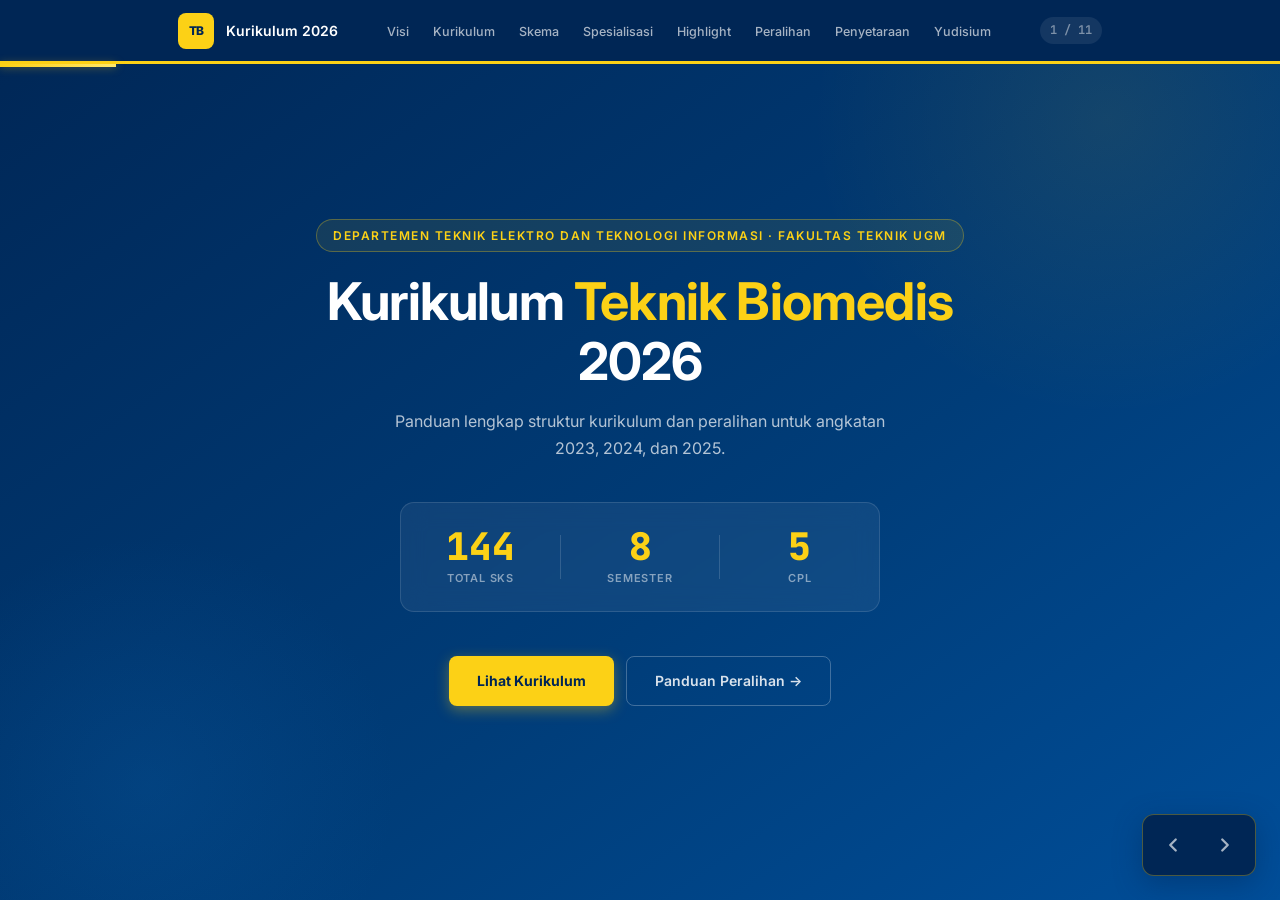
<file: presentation-ugm.html>
<!DOCTYPE html>
<html lang="id">

<head>
  <meta charset="UTF-8" />
  <meta name="viewport" content="width=device-width, initial-scale=1.0" />
  <title>Kurikulum Teknik Biomedis 2026 — DTETI UGM</title>
  <meta name="description"
    content="Informasi lengkap kurikulum Teknik Biomedis 2026 DTETI Fakultas Teknik Universitas Gadjah Mada, termasuk panduan peralihan untuk angkatan 2023, 2024, dan 2025." />
  <link rel="preconnect" href="https://fonts.googleapis.com" />
  <link rel="preconnect" href="https://fonts.gstatic.com" crossorigin />
  <link
    href="https://fonts.googleapis.com/css2?family=Inter:ital,opsz,wght@0,14..32,400;0,14..32,500;0,14..32,600;0,14..32,700;1,14..32,400&family=JetBrains+Mono:wght@400;500;600&display=swap"
    rel="stylesheet" />
  <link rel="stylesheet" href="style-ugm.css" />
</head>

<body>

  <!-- NAV -->
  <nav class="nav" id="nav">
    <div class="nav-inner container">
      <a href="#" class="nav-brand">
        <span class="nav-logo">TB</span>
        Kurikulum 2026
      </a>
      <button class="nav-toggle" id="navToggle" aria-label="Menu">
        <svg width="20" height="20" viewBox="0 0 20 20" fill="none">
          <path d="M3 5h14M3 10h14M3 15h14" stroke="currentColor" stroke-width="1.5" stroke-linecap="round" />
        </svg>
      </button>
      <ul class="nav-links" id="navLinks">
        <li><a href="#visi">Visi</a></li>
        <li><a href="#kurikulum">Kurikulum</a></li>
        <li><a href="#skema">Skema</a></li>
        <li><a href="#spesialisasi">Spesialisasi</a></li>
        <li><a href="#highlight">Highlight</a></li>
        <li><a href="#peralihan">Peralihan</a></li>
        <li><a href="#penyetaraan">Penyetaraan</a></li>
        <li><a href="#yudisium">Yudisium</a></li>
      </ul>
      <span class="slide-counter" id="slideCounter">1 / 10</span>
    </div>
  </nav>

  <!-- HERO -->
  <header class="hero hero-slide" id="hero">
    <div class="container">
      <p class="hero-overline">Departemen Teknik Elektro dan Teknologi Informasi · Fakultas Teknik UGM</p>
      <h1>Kurikulum <em>Teknik Biomedis</em><br>2026</h1>
      <p class="hero-sub">Panduan lengkap struktur kurikulum dan peralihan untuk angkatan 2023, 2024, dan 2025.</p>
      <div class="hero-metrics">
        <div class="metric"><strong>144</strong><span>Total SKS</span></div>
        <div class="metric-sep"></div>
        <div class="metric"><strong>8</strong><span>Semester</span></div>
        <div class="metric-sep"></div>
        <div class="metric"><strong>5</strong><span>CPL</span></div>
      </div>
      <div class="hero-actions">
        <a href="#kurikulum" class="btn-primary">Lihat Kurikulum</a>
        <a href="#peralihan" class="btn-secondary">Panduan Peralihan →</a>
      </div>
    </div>
  </header>

  <!-- VISI -->
  <section class="section" id="visi">
    <div class="container">
      <div class="section-label">Visi &amp; Misi</div>
      <h2>Landasan kurikulum yang mengedepankan inovasi untuk kepentingan bangsa</h2>

      <div class="card-row">
        <div class="card">
          <p class="card-label">Visi Fakultas Teknik</p>
          <p>Fakultas Teknik UGM menjadi lembaga pendidikan tinggi teknik berjejaring nasional dan global untuk
            menguatkan kemandirian dan kedaulatan bangsa pada bidang IPTEK, pelambatan entropi dunia, dan peradaban
            baru.</p>
        </div>
        <div class="card">
          <p class="card-label">Visi Departemen DTETI</p>
          <p>Menjadi sumber inovasi yang universal di Bidang Ilmu Teknik Elektro &amp; Teknologi Informasi untuk
            kepentingan
            bangsa dan kemanusiaan, dijiwai nilai-nilai budaya bangsa berdasarkan Pancasila.</p>
        </div>
        <div class="card card-accent">
          <p class="card-label">Visi Keilmuan Program Studi</p>
          <p>Menjadi sumber inovasi yang universal di Bidang Ilmu Teknik Elektro &amp; Teknologi Informasi dalam
            <strong>penyelesaian masalah Biomedis</strong> untuk kepentingan bangsa dan kemanusiaan.
          </p>
        </div>
      </div>
    </div>
  </section>

  <!-- PEO & CPL -->
  <section class="section section-alt" id="peo">
    <div class="container">
      <div class="section-label">PEO &amp; CPL</div>
      <h2>Program Educational Objectives &amp; Capaian Pembelajaran</h2>

      <div class="peo-row">
        <div class="card">
          <span class="tag">PEO 1 — Character</span>
          <p>Menunjukkan kualitas kepemimpinan yang kuat, menjunjung tinggi standar etika, dan menjalani pembelajaran
            sepanjang hayat dengan kemampuan beradaptasi untuk terlibat dalam isu-isu global dan sosial.</p>
        </div>
        <div class="card">
          <span class="tag">PEO 2 — Career</span>
          <p>Meraih kesuksesan dalam karier teknis atau profesional di bidang teknik biomedis dengan menunjukkan
            integritas, kompetensi profesional, dan komunikasi yang efektif.</p>
        </div>
      </div>

      <div class="cpl-block">
        <h3>Capaian Pembelajaran Lulusan (CPL)</h3>
        <div class="cpl-list">
          <div class="cpl-item">
            <span class="cpl-num">1</span>
            <div>
              <strong>Uphold Ethics and Professional Responsibilities</strong>
              <p>Mengenali tanggung jawab profesional, bertindak dengan integritas moral, dan membuat keputusan berbasis
                pertimbangan etika, legal, serta dampak sosial.</p>
            </div>
          </div>
          <div class="cpl-item">
            <span class="cpl-num">2</span>
            <div>
              <strong>Apply Problem-Solving and Experimentation Skills</strong>
              <p>Menganalisis masalah teknik biomedis kompleks dengan menerapkan prinsip matematika, biologi, fisika,
                dan keteknikan.</p>
            </div>
          </div>
          <div class="cpl-item">
            <span class="cpl-num">3</span>
            <div>
              <strong>Design and Implement Contextual Engineering Solutions</strong>
              <p>Merancang, mengimplementasikan, dan mengevaluasi solusi rekayasa yang memenuhi kebutuhan spesifik
                pengguna dengan mempertimbangkan batasan realistis.</p>
            </div>
          </div>
          <div class="cpl-item">
            <span class="cpl-num">4</span>
            <div>
              <strong>Communicate and Collaborate Effectively</strong>
              <p>Berkomunikasi secara efektif dalam berbagai format profesional serta berfungsi sebagai anggota atau
                pemimpin tim multidisiplin.</p>
            </div>
          </div>
          <div class="cpl-item">
            <span class="cpl-num">5</span>
            <div>
              <strong>Engage in Lifelong Learning and Self-Development</strong>
              <p>Memperoleh dan menerapkan pengetahuan baru, menguasai modern engineering tools, dan menunjukkan
                komitmen pengembangan diri berkelanjutan.</p>
            </div>
          </div>
        </div>
      </div>

      <div class="table-card">
        <h3>Penyelarasan terhadap IABEE</h3>
        <table>
          <thead>
            <tr>
              <th>CPL Program Studi</th>
              <th>CPL IABEE</th>
            </tr>
          </thead>
          <tbody>
            <tr>
              <td>CPL 1 — Ethics and Professional Responsibilities</td>
              <td>CPL 9</td>
            </tr>
            <tr>
              <td>CPL 2 — Problem-Solving and Experimentation</td>
              <td>CPL 1, 3, 4</td>
            </tr>
            <tr>
              <td>CPL 3 — Contextual Engineering Solutions</td>
              <td>CPL 2</td>
            </tr>
            <tr>
              <td>CPL 4 — Communicate and Collaborate</td>
              <td>CPL 6, 7, 8</td>
            </tr>
            <tr>
              <td>CPL 5 — Lifelong Learning</td>
              <td>CPL 5, 10</td>
            </tr>
          </tbody>
        </table>
      </div>
    </div>
  </section>

  <!-- KURIKULUM -->
  <section class="section" id="kurikulum">
    <div class="container">
      <div class="section-label">Struktur Kurikulum</div>
      <h2>144 SKS dalam 8 Semester</h2>
      <p class="section-desc">Fondasi sains dasar, keterampilan teknik, dan spesialisasi biomedis.</p>

      <div class="legend-bar">
        <span class="legend-item"><span class="dot dot-bs"></span>Basic Science</span>
        <span class="legend-item"><span class="dot dot-et"></span>Engineering</span>
        <span class="legend-item"><span class="dot dot-ge"></span>General Education</span>
        <span class="legend-item"><span class="dot dot-sp"></span>Spesialisasi</span>
      </div>

      <div class="sem-grid">
        <!-- S1 -->
        <div class="sem-card">
          <div class="sem-head"><span class="sem-num">1</span><span class="sem-title">Semester 1</span><span
              class="sem-sks">19 SKS</span></div>
          <div class="mk-grid">
            <span class="mk bs">Kalkulus <b>3</b></span>
            <span class="mk bs">Aljabar <b>3</b></span>
            <span class="mk bs">Kimia Dasar <b>3</b></span>
            <span class="mk bs">Fisika Dasar <b>3</b></span>
            <span class="mk bs">Probabilitas &amp; Variabel Acak <b>2</b></span>
            <span class="mk et">Anatomi Manusia <b>2</b></span>
            <span class="mk et">Pemrograman Dasar <b>2</b></span>
            <span class="mk et">Pengantar Keilmuan TB <b>1</b></span>
          </div>
        </div>
        <!-- S2 -->
        <div class="sem-card">
          <div class="sem-head"><span class="sem-num">2</span><span class="sem-title">Semester 2</span><span
              class="sem-sks">20 SKS</span></div>
          <div class="mk-grid">
            <span class="mk bs">Kalkulus Variabel Jamak <b>3</b></span>
            <span class="mk bs">Analisis Variabel Kompleks <b>2</b></span>
            <span class="mk bs">Statistika <b>2</b></span>
            <span class="mk bs">Fisika Listrik Magnet Gelombang <b>2</b></span>
            <span class="mk bs">Biologi Sel dan Genetika <b>3</b></span>
            <span class="mk et">Fenomena Biotransport <b>2</b></span>
            <span class="mk et">Fisiologi Manusia <b>2</b></span>
            <span class="mk ge">Konsep Keteknikan / SFS <b>3</b></span>
            <span class="mk et">Prakt. Pemrograman Dasar <b>1</b></span>
          </div>
        </div>
        <!-- S3 -->
        <div class="sem-card">
          <div class="sem-head"><span class="sem-num">3</span><span class="sem-title">Semester 3</span><span
              class="sem-sks">20 SKS</span></div>
          <div class="mk-grid">
            <span class="mk bs">Matematika Diskrit <b>3</b></span>
            <span class="mk bs">Persamaan Diferensial <b>3</b></span>
            <span class="mk et">Teknik Biomagnetika <b>3</b></span>
            <span class="mk et">Metode Numeris <b>3</b></span>
            <span class="mk et">Elektronika Dasar <b>3</b></span>
            <span class="mk et">Analisis Untai Elektrik DC <b>2</b></span>
            <span class="mk ge">Bahasa Indonesia &amp; Kom. Profesional <b>2</b></span>
            <span class="mk et">Prakt. Sains Dasar <b>1</b></span>
          </div>
        </div>
        <!-- S4 -->
        <div class="sem-card">
          <div class="sem-head"><span class="sem-num">4</span><span class="sem-title">Semester 4</span><span
              class="sem-sks">20 SKS</span></div>
          <div class="mk-grid">
            <span class="mk et">Teknik Digital &amp; Mikroprosesor <b>3</b></span>
            <span class="mk et">Isyarat dan Sistem <b>3</b></span>
            <span class="mk et">Algoritma Struktur Data <b>2</b></span>
            <span class="mk et">Pengukuran &amp; Instrumentasi Biomedis <b>2</b></span>
            <span class="mk et">Elektronika Biomedis <b>2</b></span>
            <span class="mk et">Sensor, Aktuator, dan Antarmuka <b>2</b></span>
            <span class="mk et">Teknik Biomaterial <b>2</b></span>
            <span class="mk ge">Pancasila <b>2</b></span>
            <span class="mk et">Proyek Junior TB <b>2</b></span>
          </div>
        </div>
        <!-- S5 -->
        <div class="sem-card">
          <div class="sem-head"><span class="sem-num">5</span><span class="sem-title">Semester 5</span><span
              class="sem-sks">19 SKS</span></div>
          <div class="mk-grid">
            <span class="mk et">Teknik Kendali Biomedis <b>2</b></span>
            <span class="mk et">Pengolahan Isyarat &amp; Citra Biomedis <b>2</b></span>
            <span class="mk et">Kecerdasan Artifisial <b>2</b></span>
            <span class="mk et">Teknik Pencitraan Biomedis <b>2</b></span>
            <span class="mk et">Teknik Biomekanika <b>2</b></span>
            <span class="mk et">Regulasi &amp; Standar Alat Kesehatan <b>2</b></span>
            <span class="mk ge">Kewarganegaraan <b>2</b></span>
            <span class="mk ge">Humaniora Digital <b>2</b></span>
            <span class="mk et">Proyek Senior TB <b>3</b></span>
          </div>
        </div>
        <!-- S6 -->
        <div class="sem-card">
          <div class="sem-head"><span class="sem-num">6</span><span class="sem-title">Semester 6</span><span
              class="sem-sks">19 SKS</span></div>
          <div class="mk-grid">
            <span class="mk sp">Spesialisasi 1 <b>5</b></span>
            <span class="mk sp">Spesialisasi 2 <b>5</b></span>
            <span class="mk sp">Spesialisasi 3 <b>5</b></span>
            <span class="mk et">Etika Teknik Biomedis <b>1</b></span>
            <span class="mk et">Proyek Individu <b>3</b></span>
          </div>
        </div>
        <!-- S7 -->
        <div class="sem-card sem-card-industri">
          <div class="sem-head">
            <span class="sem-num">7</span>
            <span class="sem-title">Semester 7</span>
            <span class="badge-industri">Fase Industri</span>
            <span class="sem-sks">18 SKS</span>
          </div>
          <div class="mk-grid">
            <span class="mk sp">Spesialisasi Industri <b>4</b></span>
            <span class="mk et">Magang Industri / KP <b>2</b></span>
            <span class="mk ge">Agama <b>2</b></span>
            <span class="mk ge">Kuliah Kerja Nyata <b>8</b></span>
            <span class="mk et">Proyek Perancangan TB 1 <b>2</b></span>
          </div>
        </div>
        <!-- S8 -->
        <div class="sem-card">
          <div class="sem-head"><span class="sem-num">8</span><span class="sem-title">Semester 8</span><span
              class="sem-sks">9 SKS</span></div>
          <div class="mk-grid">
            <span class="mk et">Kewirausahaan Biomedis <b>2</b></span>
            <span class="mk ge">Literasi Kesehatan / K5L <b>2</b></span>
            <span class="mk ge">Kuliah Umum <b>2</b></span>
            <span class="mk et">Proyek Perancangan TB 2 <b>3</b></span>
          </div>
        </div>
      </div>
    </div>
  </section>

  <!-- DIAGRAM & SKEMA -->
  <section class="section section-alt" id="skema">
    <div class="container">
      <div class="section-label">Diagram &amp; Skema</div>
      <h2>Diagram Alir &amp; Skema Kurikulum</h2>
      <p class="section-desc">Visualisasi alur pembelajaran, prasyarat mata kuliah, dan struktur fase industri dalam
        Kurikulum Teknik Biomedis 2026. Klik gambar untuk memperbesar.</p>

      <div class="schema-block">
        <div class="schema-item">
          <h3>Skema Kurikulum</h3>
          <p class="schema-desc-brief">Pilihan jalur studi yang dapat diambil oleh mahasiswa, meliputi Skema Reguler,
            Skema IUP, Skema Multidisiplin (Reguler/IUP), Skema Double Degree/Double Major, dan Skema Fastrack, serta
            pemetaan kelompok mata kuliah dan fase magang industri (Semester 7).</p>
          <a href="figures/skema-kurikulum.png" target="_blank" class="schema-img-link">
            <img src="figures/skema-kurikulum.png" alt="Skema Kurikulum Teknik Biomedis UGM 2026" />
          </a>
        </div>
        <div class="schema-item">
          <h3>Diagram Alir Prasyarat</h3>
          <p class="schema-desc-brief">Alur prasyarat mata kuliah dari Semester 1 hingga Semester 8.</p>
          <a href="figures/diagram-alir-tb.svg" target="_blank" class="schema-img-link">
            <img src="figures/diagram-alir-tb.svg" alt="Diagram Alir Kurikulum Teknik Biomedis UGM 2026" />
          </a>
        </div>
      </div>
    </div>
  </section>

  <!-- HIGHLIGHT -->
  <section class="section section-alt" id="highlight">
    <div class="container">
      <div class="section-label">Highlight Program</div>
      <h2>Magang Industri Terintegrasi Kurikulum</h2>

      <div class="hl-grid">
        <div class="card">
          <p class="card-label">Magang Industri / KP</p>
          <p>Penempatan kerja praktik langsung di perusahaan, rumah sakit, atau industri alat kesehatan.</p>
          <span class="tag">2 SKS</span>
        </div>
        <div class="card card-accent">
          <p class="card-label">Durasi Maksimal</p>
          <p class="big-number">6 Bulan</p>
          <p>di Industri / Mitra Kerja, terintegrasi penuh dalam kurikulum Semester 7.</p>
        </div>
        <div class="card">
          <p class="card-label">Spesialisasi Industri</p>
          <p>Dapat digantikan dengan Magang Industri — menambah klaim SKS magang.</p>
          <span class="tag">4 SKS · Dapat Dikonversi</span>
        </div>
      </div>

      <div class="callout">
        Spesialisasi dapat dikonversi dari kegiatan Magang 3+ bulan — klaim SKS magang naik dari 2 menjadi hingga
        <strong>19 SKS</strong>.
      </div>
    </div>
  </section>

  <!-- SPESIALISASI -->
  <section class="section section-alt" id="spesialisasi">
    <div class="container">
      <div class="section-label">Mata Kuliah Spesialisasi</div>
      <h2>Klaster &amp; Pilihan Mata Kuliah Spesialisasi</h2>
      <p class="section-desc">Kurikulum 2026 menyediakan 4 klaster spesialisasi serta mata kuliah lintas departemen
        (MKLD) untuk pengayaan bidang keilmuan mahasiswa.</p>

      <div class="spec-tabs">
        <button class="spec-tab active" data-spec="all">Semua Klaster</button>
        <button class="spec-tab" data-spec="pencitraan">Spesialisasi 1: Pencitraan Cerdas</button>
        <button class="spec-tab" data-spec="telemedisin">Spesialisasi 2: Telemedisin</button>
        <button class="spec-tab" data-spec="integrasi">Spesialisasi 3: Integrasi Manusia</button>
        <button class="spec-tab" data-spec="manufaktur">Spesialisasi 4: Manufaktur Lanjut</button>
        <button class="spec-tab" data-spec="mkld">MKLD / Pengalaman</button>
      </div>

      <div class="spec-grid" id="specGrid">
        <div class="klaster-card" data-category="pencitraan">
          <h4>Diagnostik Pencitraan Biomedis Cerdas (Spesialisasi 1)</h4>
          <div class="table-wrap">
            <table>
              <thead>
                <tr>
                  <th>Kode Baru</th>
                  <th>Nama Mata Kuliah</th>
                  <th>SKS</th>
                </tr>
              </thead>
              <tbody>
                <tr>
                  <td><code>TKBM262611</code></td>
                  <td>Analisis Citra Biomedis</td>
                  <td style="font-family: var(--mono); text-align: center;">3</td>
                </tr>
                <tr>
                  <td><code>TKBM262612</code></td>
                  <td>Analisis Sinyal Biomedis Multimodal</td>
                  <td style="font-family: var(--mono); text-align: center;">3</td>
                </tr>
                <tr>
                  <td><code>TKBM262613</code></td>
                  <td>Bioinformatika, Genomik dan Proteomik</td>
                  <td style="font-family: var(--mono); text-align: center;">3</td>
                </tr>
                <tr>
                  <td><code>TKBM262614</code></td>
                  <td>Clinical Procedure, Safety, &amp; Diagnostics</td>
                  <td style="font-family: var(--mono); text-align: center;">2</td>
                </tr>
                <tr>
                  <td><code>TKBM262615</code></td>
                  <td>Komputasi Biologi</td>
                  <td style="font-family: var(--mono); text-align: center;">2</td>
                </tr>
                <tr>
                  <td><code>TKBM262616</code></td>
                  <td>Tomografi Biomedis</td>
                  <td style="font-family: var(--mono); text-align: center;">2</td>
                </tr>
              </tbody>
            </table>
          </div>
        </div>
        <div class="klaster-card" data-category="telemedisin">
          <h4>Telemedisin (Spesialisasi 2)</h4>
          <div class="table-wrap">
            <table>
              <thead>
                <tr>
                  <th>Kode Baru</th>
                  <th>Nama Mata Kuliah</th>
                  <th>SKS</th>
                </tr>
              </thead>
              <tbody>
                <tr>
                  <td><code>TKBM262621</code></td>
                  <td>Internet of Medical Things</td>
                  <td style="font-family: var(--mono); text-align: center;">2</td>
                </tr>
                <tr>
                  <td><code>TKBM262622</code></td>
                  <td>Jaringan Komunikasi Data</td>
                  <td style="font-family: var(--mono); text-align: center;">3</td>
                </tr>
                <tr>
                  <td><code>TKBM262623</code></td>
                  <td>Keamanan Biosiber</td>
                  <td style="font-family: var(--mono); text-align: center;">3</td>
                </tr>
                <tr>
                  <td><code>TKBM262624</code></td>
                  <td>Komputasi Awan</td>
                  <td style="font-family: var(--mono); text-align: center;">2</td>
                </tr>
                <tr>
                  <td><code>TKBM262625</code></td>
                  <td>Sistem Komunikasi</td>
                  <td style="font-family: var(--mono); text-align: center;">2</td>
                </tr>
                <tr>
                  <td><code>TKBM262626</code></td>
                  <td>Teknik Telekomunikasi</td>
                  <td style="font-family: var(--mono); text-align: center;">3</td>
                </tr>
              </tbody>
            </table>
          </div>
        </div>
        <div class="klaster-card" data-category="integrasi">
          <h4>Sistem Biomedis Terintegrasi Manusia (Spesialisasi 3)</h4>
          <div class="table-wrap">
            <table>
              <thead>
                <tr>
                  <th>Kode Baru</th>
                  <th>Nama Mata Kuliah</th>
                  <th>SKS</th>
                </tr>
              </thead>
              <tbody>
                <tr>
                  <td><code>TKBM262631</code></td>
                  <td>Antarmuka dan Pengalaman Pengguna</td>
                  <td style="font-family: var(--mono); text-align: center;">2</td>
                </tr>
                <tr>
                  <td><code>TKBM262632</code></td>
                  <td>Manajemen Informasi Biomedis</td>
                  <td style="font-family: var(--mono); text-align: center;">2</td>
                </tr>
                <tr>
                  <td><code>TKBM262633</code></td>
                  <td>Sibernetika Biomedis</td>
                  <td style="font-family: var(--mono); text-align: center;">2</td>
                </tr>
                <tr>
                  <td><code>TKBM262634</code></td>
                  <td>Sistem Instrumentasi Biomedis Cerdas</td>
                  <td style="font-family: var(--mono); text-align: center;">3</td>
                </tr>
                <tr>
                  <td><code>TKBM262635</code></td>
                  <td>Sistem Manusia-Mesin</td>
                  <td style="font-family: var(--mono); text-align: center;">3</td>
                </tr>
                <tr>
                  <td><code>TKBM262636</code></td>
                  <td>Teknologi Asistif dan Rehabilitasi</td>
                  <td style="font-family: var(--mono); text-align: center;">3</td>
                </tr>
              </tbody>
            </table>
          </div>
        </div>
        <div class="klaster-card" data-category="manufaktur">
          <h4>Manufaktur Biomedis Tingkat Lanjut (Spesialisasi 4)</h4>
          <div class="table-wrap">
            <table>
              <thead>
                <tr>
                  <th>Kode Baru</th>
                  <th>Nama Mata Kuliah</th>
                  <th>SKS</th>
                </tr>
              </thead>
              <tbody>
                <tr>
                  <td><code>TKBM262641</code></td>
                  <td>Bioelectrochemistry</td>
                  <td style="font-family: var(--mono); text-align: center;">2</td>
                </tr>
                <tr>
                  <td><code>TKBM262642</code></td>
                  <td>Biomedical IC Design</td>
                  <td style="font-family: var(--mono); text-align: center;">3</td>
                </tr>
                <tr>
                  <td><code>TKBM262643</code></td>
                  <td>Microelectronics</td>
                  <td style="font-family: var(--mono); text-align: center;">3</td>
                </tr>
                <tr>
                  <td><code>TKBM262644</code></td>
                  <td>Microfluidic Lab-on-Chip</td>
                  <td style="font-family: var(--mono); text-align: center;">2</td>
                </tr>
                <tr>
                  <td><code>TKBM262645</code></td>
                  <td>Robotika Biomedis</td>
                  <td style="font-family: var(--mono); text-align: center;">2</td>
                </tr>
                <tr>
                  <td><code>TKBM262646</code></td>
                  <td>Sistem Otomasi Biomedis</td>
                  <td style="font-family: var(--mono); text-align: center;">3</td>
                </tr>
              </tbody>
            </table>
          </div>
        </div>
        <div class="klaster-card" data-category="mkld">
          <h4>Mata Kuliah Lintas Departemen &amp; Pengalaman</h4>
          <div class="table-wrap">
            <table>
              <thead>
                <tr>
                  <th>Klaster / Kategori</th>
                  <th>Kode Baru</th>
                  <th>Nama Mata Kuliah</th>
                  <th>SKS</th>
                </tr>
              </thead>
              <tbody>
                <tr>
                  <td>Pengalaman Industri (MKLD 5)</td>
                  <td><code>TKBM262751</code></td>
                  <td>Proyek Industri</td>
                  <td style="font-family: var(--mono); text-align: center;">4</td>
                </tr>
                <tr>
                  <td>Pengalaman Multidisiplin (MKLD 6)</td>
                  <td><code>TKBM262661</code></td>
                  <td>Pembelajaran Multidisiplin 1</td>
                  <td style="font-family: var(--mono); text-align: center;">2</td>
                </tr>
                <tr>
                  <td>Pengalaman Multidisiplin (MKLD 6)</td>
                  <td><code>TKBM262662</code></td>
                  <td>Pembelajaran Multidisiplin 2</td>
                  <td style="font-family: var(--mono); text-align: center;">2</td>
                </tr>
              </tbody>
            </table>
          </div>
        </div>
      </div>
    </div>
  </section>

  <!-- PERALIHAN -->
  <section class="section" id="peralihan">
    <div class="container">
      <div class="section-label">Peralihan Kurikulum</div>
      <h2>Panduan transisi ke Kurikulum 2026</h2>
      <p class="section-desc">Berlaku bagi seluruh mahasiswa angkatan 2025 dan sebelumnya yang masih aktif saat Kurikulum 2026 diberlakukan.</p>

      <div class="prinsip-row">
        <div class="prinsip">
          <strong><span class="prinsip-num">1</span> Satu Kurikulum Aktif</strong>
          <p>Mulai semester gasal implementasi, hanya K2026 yang berlaku. Program studi hanya menjalankan satu kurikulum.</p>
        </div>
        <div class="prinsip">
          <strong><span class="prinsip-num">2</span> Migrasi Penuh</strong>
          <p>Mahasiswa angkatan sebelum 2026 dapat bermigrasi penuh ke K2026 melalui mekanisme ekuivalensi.</p>
        </div>
        <div class="prinsip">
          <strong><span class="prinsip-num">3</span> Pengakuan MK Lulus</strong>
          <p>Semua MK yang lulus di K2021 diakui berdasarkan tabel ekuivalensi K2021–2026.</p>
        </div>
        <div class="prinsip">
          <strong><span class="prinsip-num">4</span> Perubahan Bobot SKS</strong>
          <p>SKS baru lebih kecil → kelebihan tetap dihitung. SKS baru lebih besar → mahasiswa wajib memenuhi kekurangan (min. 144 SKS total).</p>
        </div>
        <div class="prinsip">
          <strong><span class="prinsip-num">5</span> MK Gabung / Restrukturisasi</strong>
          <p>Pengakuan ditetapkan berdasarkan kelengkapan komponen yang telah ditempuh sesuai ketentuan Program Studi.</p>
        </div>
        <div class="prinsip">
          <strong><span class="prinsip-num">6</span> MK Dihapus Tanpa Ekuivalensi</strong>
          <p>Jika sudah lulus → diakui dalam total SKS. Jika belum lulus → wajib ambil MK pengganti sesuai arahan Program Studi.</p>
        </div>
        <div class="prinsip">
          <strong><span class="prinsip-num">7</span> Perbaikan Nilai</strong>
          <p>Perbaikan nilai setelah K2026 berlaku harus mengikuti struktur dan bobot SKS K2026.</p>
        </div>
        <div class="prinsip">
          <strong><span class="prinsip-num">8</span> Kewajiban 144 SKS</strong>
          <p>Mahasiswa yang migrasi wajib memenuhi 144 SKS sesuai K2026, termasuk MK wajib baru sesuai angkatan.</p>
        </div>
        <div class="prinsip">
          <strong><span class="prinsip-num">9</span> Tugas Akhir</strong>
          <p>TA K2026 adalah Proyek Perancangan Biomedis (2 semester). Angkatan 2022 ke bawah yang sedang Skripsi: dapat melanjutkan Skripsi <em>atau</em> klaim Proyek Perancangan + ambil Proyek Individu.</p>
        </div>
        <div class="prinsip">
          <strong><span class="prinsip-num">10</span> Ketentuan Lain</strong>
          <p>Hal-hal yang belum tercantum menjadi kebijakan Ketua Program Studi Teknik Biomedis DTETI FT UGM.</p>
        </div>
      </div>

      <!-- Tabs -->
      <div class="tabs">
        <button class="tab active" data-tab="2025">Angkatan 2025</button>
        <button class="tab" data-tab="2024">Angkatan 2024</button>
        <button class="tab" data-tab="2023">Angkatan 2023</button>
      </div>

      <!-- 2025 -->
      <div class="tab-panel active" id="panel-2025">
        <div class="cohort-banner">
          <div>
            <h3>Angkatan 2025</h3>
            <p>Baru menempuh Semester 1–2 — mengikuti struktur baru dengan penyesuaian ringan.</p>
          </div>
          <div class="cohort-nums">
            <div><strong>38</strong><span>SKS Ditempuh</span></div>
            <div><strong>144</strong><span>SKS Lulus</span></div>
          </div>
        </div>
        <div class="table-card">
          <table>
            <thead>
              <tr>
                <th>Semester</th>
                <th>Penyesuaian</th>
                <th>SKS</th>
              </tr>
            </thead>
            <tbody>
              <tr>
                <td>1–2</td>
                <td>Sudah menempuh. MK wajib K2026 yang belum terambil ditawarkan di semester berikutnya.</td>
                <td>38</td>
              </tr>
              <tr class="row-adj">
                <td>3</td>
                <td><span class="mk-add">+ Anatomi Manusia (2 SKS)</span> <span class="mk-add">+ PKTB (1 SKS)</span>
                </td>
                <td>20</td>
              </tr>
              <tr class="row-adj">
                <td>4</td>
                <td><span class="mk-add">+ Fisiologi Manusia (2 SKS)</span> <span class="mk-add">+ Statistika (2
                    SKS)</span></td>
                <td>21</td>
              </tr>
              <tr>
                <td>5–8</td>
                <td>Mengikuti K2026 penuh tanpa penyesuaian tambahan.</td>
                <td>19 / 19 / 18 / 9</td>
              </tr>
            </tbody>
          </table>
        </div>
        <h4 class="detail-heading">Detail per Semester</h4>
        <div class="detail-grid">
          <div class="detail-card">
            <div class="detail-head"><span>Semester 3</span><span>20 SKS</span></div>
            <ul>
              <li class="new">Anatomi + PKTB <span>3</span></li>
              <li>Persamaan Diferensial <span>3</span></li>
              <li>Teknik Biomagnetika <span>3</span></li>
              <li>Metode Numeris <span>3</span></li>
              <li>Elektronika Dasar <span>3</span></li>
              <li>Analisis Untai Elektrik DC <span>2</span></li>
              <li>Bahasa Indonesia &amp; Kom. Profesional <span>2</span></li>
              <li>Prakt. Sains Dasar <span>1</span></li>
            </ul>
          </div>
          <div class="detail-card">
            <div class="detail-head"><span>Semester 4</span><span>20 SKS</span></div>
            <ul>
              <li class="new">Fisiologi + Statistika <span>4</span></li>
              <li>Teknik Digital &amp; Mikroprosesor <span>3</span></li>
              <li>Isyarat dan Sistem <span>3</span></li>
              <li>Algoritma Struktur Data <span>2</span></li>
              <li>Pengukuran &amp; Instrumentasi Biomedis <span>2</span></li>
              <li>Elektronika Biomedis <span>2</span></li>
              <li>Sensor, Aktuator, dan Antarmuka <span>2</span></li>
              <li>Teknik Biomaterial <span>2</span></li>
              <li>Pancasila <span>2</span></li>
              <li>Proyek Junior TB <span>2</span></li>
            </ul>
          </div>
        </div>
      </div>

      <!-- 2024 -->
      <div class="tab-panel" id="panel-2024">
        <div class="cohort-banner">
          <div>
            <h3>Angkatan 2024</h3>
            <p>Telah menyelesaikan setara Semester 1–3 — peralihan mulai Semester 5.</p>
          </div>
          <div class="cohort-nums">
            <div><strong>79</strong><span>SKS Ditempuh</span></div>
            <div><strong>146</strong><span>SKS Lulus</span></div>
          </div>
        </div>
        <div class="table-card">
          <table>
            <thead>
              <tr>
                <th>Semester</th>
                <th>Penyesuaian</th>
                <th>SKS</th>
              </tr>
            </thead>
            <tbody>
              <tr>
                <td>1–4</td>
                <td>Telah menyelesaikan MK setara kurikulum lama. MK wajib K2026 yang belum terambil ditawarkan di
                  semester berikutnya.</td>
                <td>79</td>
              </tr>
              <tr class="row-adj">
                <td>5</td>
                <td><span class="mk-add">+ Elektronika Biomedis (2)</span> <span class="mk-add">+ Anatomi Manusia
                    (2)</span> <span class="mk-add">+ PKTB (1)</span> <span class="mk-add">+ Proyek Junior (2)</span>
                </td>
                <td>19</td>
              </tr>
              <tr class="row-adj">
                <td>6</td>
                <td><span class="mk-add">+ Fisiologi (2)</span> <span class="mk-add">+ Sensor dan Antarmuka (2)</span>
                  <span class="mk-add">+ Pancasila (2)</span> <span class="mk-add">+ Proyek Senior (3)</span>
                </td>
                <td>19</td>
              </tr>
              <tr class="row-adj">
                <td>7</td>
                <td><span class="mk-add">+ Bahasa Indonesia &amp; Komunikasi Profesional (2)</span></td>
                <td>20</td>
              </tr>
              <tr>
                <td>6, 8</td>
                <td>Mengikuti K2026 penuh tanpa penyesuaian tambahan.</td>
                <td>19 / 9</td>
              </tr>
            </tbody>
          </table>
        </div>
        <h4 class="detail-heading">Detail per Semester</h4>
        <div class="detail-grid">
          <div class="detail-card">
            <div class="detail-head"><span>Semester 5</span><span>19 SKS</span></div>
            <ul>
              <li class="new">Elektronika Biomedis <span>2</span></li>
              <li class="new">Anatomi <span>2</span></li>
              <li>Kecerdasan Artifisial <span>2</span></li>
              <li>Teknik Pencitraan Biomedis <span>2</span></li>
              <li>Teknik Biomekanika <span>2</span></li>
              <li>Regulasi &amp; Standar Alat Kesehatan <span>2</span></li>
              <li>Kewarganegaraan <span>2</span></li>
              <li>Humaniora Digital <span>2</span></li>
              <li class="new">Junior Proyek <span>2</span></li>
            </ul>
          </div>
          <div class="detail-card">
            <div class="detail-head"><span>Semester 6</span><span>19 SKS</span></div>
            <ul>
              <li class="new">Fisiologi + Spesialisasi 1 <span>5</span></li>
              <li class="new">Sensor &amp; Antarmuka + Spesialisasi 2 <span>5</span></li>
              <li class="new">Pancasila + Senior Proyek + Spesialisasi 3 <span>5</span></li>
              <li>Etika Teknik Biomedis <span>1</span></li>
              <li>Proyek Individu <span>3</span></li>
            </ul>
          </div>
          <div class="detail-card">
            <div class="detail-head"><span>Semester 7 — Fase Industri</span><span>18 SKS</span></div>
            <ul>
              <li>Spesialisasi Industri <span>4</span></li>
              <li class="new">Bahasa Indonesia <span>2</span></li>
              <li>Agama <span>2</span></li>
              <li>Kuliah Kerja Nyata <span>8</span></li>
              <li>Proyek Perancangan TB 1 <span>2</span></li>
            </ul>
          </div>
        </div>
      </div>

      <!-- 2023 -->
      <div class="tab-panel" id="panel-2023">
        <div class="cohort-banner">
          <div>
            <h3>Angkatan 2023</h3>
            <p>Telah menyelesaikan setara Semester 1–5 — penyesuaian terbesar pada Spesialisasi.</p>
          </div>
          <div class="cohort-nums">
            <div><strong>116</strong><span>SKS Ditempuh</span></div>
            <div><strong>146</strong><span>SKS Lulus</span></div>
          </div>
        </div>
        <div class="table-card">
          <table>
            <thead>
              <tr>
                <th>Semester</th>
                <th>Penyesuaian</th>
                <th>SKS</th>
              </tr>
            </thead>
            <tbody>
              <tr>
                <td>1–6</td>
                <td>Telah menyelesaikan MK setara kurikulum lama. MK wajib K2026 yang belum terambil ditawarkan di
                  semester berikutnya.</td>
                <td>116</td>
              </tr>
              <tr class="row-adj">
                <td>7</td>
                <td><span class="mk-add">+ Etika (1)*</span> <span class="mk-add">+ Regulasi &amp; Standar Alkes
                    (2)</span> <span class="mk-add">+ Kecerdasan Artifisial (2)</span> <span class="mk-add">+ Proyek
                    Perancangan TB 2 (2)</span></td>
                <td>19</td>
              </tr>
              <tr class="row-adj">
                <td>8</td>
                <td><span class="mk-add">+ Digital Humanities (2 SKS)</span> <span class="mk-add">+ Proyek Individu (3
                    SKS)</span> (Diakui/disetarakan dari capaian sebelumnya)</td>
                <td>11</td>
              </tr>
            </tbody>
          </table>
        </div>
        <p class="footnote">* Tanda (*) menunjukkan MK dengan penyesuaian bobot SKS mengikuti porsi spesialisasi pada
          struktur baru.</p>
        <h4 class="detail-heading">Detail per Semester</h4>
        <div class="detail-grid">
          <div class="detail-card">
            <div class="detail-head"><span>Semester 7 — Fase Industri</span><span>18 SKS</span></div>
            <ul>
              <li class="new">Etika TB + Spesialisasi Industri <span>4</span></li>
              <li class="new">Regulasi &amp; Standar Alat Kesehatan <span>2</span></li>
              <li class="new">Kecerdasan Artifisial <span>2</span></li>
              <li>Kuliah Kerja Nyata <span>8</span></li>
              <li class="new">Proyek Perancangan TB 2 <span>3</span></li>
            </ul>
          </div>
          <div class="detail-card">
            <div class="detail-head"><span>Semester 8</span><span>9 SKS</span></div>
            <ul>
              <li>Kewirausahaan Biomedis <span>2</span></li>
              <li class="new">Digital Humanities <span>2</span></li>
              <li>Kuliah Umum <span>2</span></li>
              <li class="new">Proyek Individu <span>3</span></li>
            </ul>
          </div>
        </div>
      </div>
    </div>
  </section>

  <!-- PENYETARAAN -->
  <section class="section section-alt" id="penyetaraan">
    <div class="container">
      <div class="section-label">Penyetaraan MK</div>
      <h2>Ekuivalensi Kurikulum Lama → 2026</h2>
      <p class="section-desc">Baris berwarna menandakan <strong>SKS tidak setara</strong> — ada perubahan bobot kredit
        antara kurikulum lama dan baru.</p>

      <div class="sks-legend">
        <span class="sks-legend-item sks-up">SKS naik di K2026</span>
        <span class="sks-legend-item sks-down">SKS turun di K2026</span>
        <span class="sks-legend-item sks-gone">MK dihapus</span>
        <span class="sks-legend-item sks-merge">Penggabungan MK</span>
      </div>

      <!-- Sem 1 -->
      <div class="equiv-section">
        <h3>Semester 1 <span class="equiv-total">19 SKS lama</span></h3>
        <div class="table-card">
          <table class="eq-table">
            <thead>
              <tr>
                <th>#</th>
                <th>Kode</th>
                <th>MK Lama</th>
                <th>SKS</th>
                <th></th>
                <th>MK Baru (K2026)</th>
                <th>SKS</th>
              </tr>
            </thead>
            <tbody>
              <tr class="sks-down">
                <td>1</td>
                <td><code>TKU211131</code></td>
                <td>Pemrograman Dasar</td>
                <td>3</td>
                <td>→</td>
                <td><code>TBM261107</code> Pemrograman Dasar</td>
                <td>2</td>
              </tr>
              <tr>
                <td>2</td>
                <td><code>TKU211102</code></td>
                <td>Matematika Diskrit</td>
                <td>3</td>
                <td>→</td>
                <td><code>TBM262101</code> Matematika Diskrit</td>
                <td>3</td>
              </tr>
              <tr class="sks-up">
                <td>3</td>
                <td><code>TKU211104</code></td>
                <td>Teori Vektor dan Matriks</td>
                <td>2</td>
                <td>→</td>
                <td><code>TKF261103</code> Aljabar Linear</td>
                <td>3</td>
              </tr>
              <tr>
                <td>4</td>
                <td><code>TKU211101</code></td>
                <td>Kalkulus Variabel Tunggal</td>
                <td>3</td>
                <td>→</td>
                <td><code>TKF261102</code> Kalkulus</td>
                <td>3</td>
              </tr>
              <tr class="sks-up">
                <td>5</td>
                <td><code>TKU211121</code></td>
                <td>Fisika Mekanika Klasik</td>
                <td>2</td>
                <td>→</td>
                <td><code>TKF261105</code> Fisika Dasar</td>
                <td>3</td>
              </tr>
              <tr>
                <td>6</td>
                <td><code>TKU211122</code></td>
                <td>Fisika Fluida, Kalor, dan Gelombang</td>
                <td>2</td>
                <td>→</td>
                <td><code>TBM261204</code> Fenomena Biotransport</td>
                <td>2</td>
              </tr>
              <tr class="sks-up">
                <td>7</td>
                <td><code>TKB211101</code></td>
                <td>Kimia Dasar</td>
                <td>2</td>
                <td>→</td>
                <td><code>TKF261104</code> Kimia Dasar</td>
                <td>3</td>
              </tr>
              <tr class="sks-up">
                <td>8</td>
                <td><code>TKU212142</code></td>
                <td>Teknik Digital</td>
                <td>2</td>
                <td>→</td>
                <td><code>TBM262201</code> Teknik Digital dan Mikroposesor</td>
                <td>3</td>
              </tr>
            </tbody>
          </table>
        </div>
      </div>

      <!-- Sem 2 -->
      <div class="equiv-section">
        <h3>Semester 2 <span class="equiv-total">19 SKS lama</span></h3>
        <div class="table-card">
          <table class="eq-table">
            <thead>
              <tr>
                <th>#</th>
                <th>Kode</th>
                <th>MK Lama</th>
                <th>SKS</th>
                <th></th>
                <th>MK Baru (K2026)</th>
                <th>SKS</th>
              </tr>
            </thead>
            <tbody>
              <tr class="merge">
                <td>1</td>
                <td><code>TKU211202</code></td>
                <td>Aljabar Linear</td>
                <td>3</td>
                <td>→</td>
                <td>Penggabungan (ke <code>TKF261103</code> Aljabar Linear)</td>
                <td>—</td>
              </tr>
              <tr>
                <td>2</td>
                <td><code>TKU211131P</code></td>
                <td>Prakt. Pemrograman Dasar</td>
                <td>1</td>
                <td>→</td>
                <td><code>TBM261209</code> Prakt. Pemrograman Dasar</td>
                <td>1</td>
              </tr>
              <tr class="sks-up">
                <td>3</td>
                <td><code>TKB211201</code></td>
                <td>Biologi</td>
                <td>2</td>
                <td>→</td>
                <td><code>TBM261207</code> Biologi Sel dan Genetika</td>
                <td>3</td>
              </tr>
              <tr class="sks-up">
                <td>4</td>
                <td><code>FIU211201</code></td>
                <td>Konsep Keteknikan untuk Peradaban</td>
                <td>2</td>
                <td>→</td>
                <td><code>TKF261208</code> Konsep Keteknikan untuk Peradaban</td>
                <td>3</td>
              </tr>
              <tr>
                <td>5</td>
                <td><code>TKU211103</code></td>
                <td>Kalkulus Variabel Jamak</td>
                <td>3</td>
                <td>→</td>
                <td><code>TBM261202</code> Kalkulus Variabel Jamak</td>
                <td>3</td>
              </tr>
              <tr class="sks-down">
                <td>6</td>
                <td><code>TKU211201</code></td>
                <td>Analisis Variabel Kompleks</td>
                <td>3</td>
                <td>→</td>
                <td><code>TBM261202</code> Analisis Variabel Kompleks</td>
                <td>2</td>
              </tr>
              <tr class="sks-down">
                <td>7</td>
                <td><code>TKU211221</code></td>
                <td>Fisika Listrik dan Magnet</td>
                <td>3</td>
                <td>→</td>
                <td><code>TBM261205</code> Fisika Listrik, Magnet dan Gelombang</td>
                <td>2</td>
              </tr>
              <tr>
                <td>8</td>
                <td><code>TKU211211</code></td>
                <td>Probabilitas dan Variabel Acak</td>
                <td>2</td>
                <td>→</td>
                <td><code>TBM261101</code> Probabilitas dan Variabel Acak</td>
                <td>2</td>
              </tr>
            </tbody>
          </table>
        </div>
      </div>

      <!-- Sem 3 -->
      <div class="equiv-section">
        <h3>Semester 3 <span class="equiv-total">21 SKS lama</span></h3>
        <div class="table-card">
          <table class="eq-table">
            <thead>
              <tr>
                <th>#</th>
                <th>Kode</th>
                <th>MK Lama</th>
                <th>SKS</th>
                <th></th>
                <th>MK Baru (K2026)</th>
                <th>SKS</th>
              </tr>
            </thead>
            <tbody>
              <tr class="merge">
                <td>1</td>
                <td><code>TKU212244</code></td>
                <td>Sistem Mikroprosesor</td>
                <td>3</td>
                <td>→</td>
                <td>Penggabungan (ke <code>TBM262201</code> Tek. Digital &amp; Mikroprosesor)</td>
                <td>—</td>
              </tr>
              <tr>
                <td>2</td>
                <td><code>TKU212101</code></td>
                <td>Metode Numeris</td>
                <td>3</td>
                <td>→</td>
                <td><code>TBM262104</code> Metode Numeris</td>
                <td>3</td>
              </tr>
              <tr>
                <td>3</td>
                <td><code>TKU212111</code></td>
                <td>Statistika</td>
                <td>2</td>
                <td>→</td>
                <td><code>TBM261201</code> Statistika</td>
                <td>2</td>
              </tr>
              <tr>
                <td>4</td>
                <td><code>TKU212141</code></td>
                <td>Isyarat dan Sistem</td>
                <td>3</td>
                <td>→</td>
                <td><code>TBM262202</code> Isyarat dan Sistem</td>
                <td>3</td>
              </tr>
              <tr>
                <td>5</td>
                <td><code>TKU212143</code></td>
                <td>Analisis Untai Elektrik DC</td>
                <td>3</td>
                <td>→</td>
                <td><code>TBM262106</code> Analisis Untai Elektrik DC</td>
                <td>3</td>
              </tr>
              <tr class="gone">
                <td>6</td>
                <td><code>TKU212144</code></td>
                <td>Telekomunikasi Dasar</td>
                <td>3</td>
                <td>→</td>
                <td><span class="removed">Dihapus dari K2026</span></td>
                <td>—</td>
              </tr>
              <tr>
                <td>7</td>
                <td><code>TKU212121P</code></td>
                <td>Prakt. Sains Dasar</td>
                <td>1</td>
                <td>→</td>
                <td><code>TBM262108</code> Prakt. Sains Dasar</td>
                <td>1</td>
              </tr>
              <tr>
                <td>8</td>
                <td><code>TKU211203</code></td>
                <td>Persamaan Differensial</td>
                <td>3</td>
                <td>→</td>
                <td><code>TBM262102</code> Persamaan Differensial</td>
                <td>3</td>
              </tr>
            </tbody>
          </table>
        </div>
      </div>

      <!-- Sem 4 -->
      <div class="equiv-section">
        <h3>Semester 4 <span class="equiv-total">22 SKS lama</span></h3>
        <div class="table-card">
          <table class="eq-table">
            <thead>
              <tr>
                <th>#</th>
                <th>Kode</th>
                <th>MK Lama</th>
                <th>SKS</th>
                <th></th>
                <th>MK Baru (K2026)</th>
                <th>SKS</th>
              </tr>
            </thead>
            <tbody>
              <tr class="sks-down">
                <td>1</td>
                <td><code>TKU211231</code></td>
                <td>Algoritma dan Struktur Data</td>
                <td>3</td>
                <td>→</td>
                <td><code>TBM262203</code> Algoritma Struktur Data</td>
                <td>2</td>
              </tr>
              <tr>
                <td>2</td>
                <td><code>TKU212242</code></td>
                <td>Elektronika Dasar</td>
                <td>3</td>
                <td>→</td>
                <td><code>TBM262105</code> Elektronika Dasar</td>
                <td>3</td>
              </tr>
              <tr class="sks-down">
                <td>3</td>
                <td><code>TKU212243</code></td>
                <td>Teknik Kendali</td>
                <td>3</td>
                <td>→</td>
                <td><code>TBM263101</code> Teknik Kendali Biomedis</td>
                <td>2</td>
              </tr>
              <tr class="gone">
                <td>4</td>
                <td><code>TKU213141</code></td>
                <td>Jaringan Komunikasi dan Data</td>
                <td>3</td>
                <td>→</td>
                <td><span class="removed">Dihapus dari K2026</span></td>
                <td>—</td>
              </tr>
              <tr class="sks-down">
                <td>5</td>
                <td><code>TKB212201</code></td>
                <td>Teknik Biomagnetika</td>
                <td>3</td>
                <td>→</td>
                <td><code>TBM263105</code> Teknik Biomagnetika</td>
                <td>2</td>
              </tr>
              <tr>
                <td>6</td>
                <td><code>TKB213203</code></td>
                <td>Teknik Pengolahan Citra Biomedis</td>
                <td>2</td>
                <td>→</td>
                <td><code>TBM263102</code> Pengolahan Isyarat dan Citra Biomedis</td>
                <td>2</td>
              </tr>
              <tr class="merge">
                <td>7</td>
                <td><code>TKB212202</code></td>
                <td>Teknik Pengolahan Isyarat Biomedis</td>
                <td>3</td>
                <td>→</td>
                <td>Penggabungan (ke <code>TBM263102</code> Pengolahan Isyarat &amp; Citra)</td>
                <td>—</td>
              </tr>
              <tr>
                <td>8</td>
                <td><code>TKB212203</code></td>
                <td>Pengukuran dan Instrumentasi Biomedis</td>
                <td>2</td>
                <td>→</td>
                <td><code>TBM262204</code> Pengukuran dan Instrumentasi Biomedis</td>
                <td>2</td>
              </tr>
            </tbody>
          </table>
        </div>
      </div>

      <!-- Sem 5 -->
      <div class="equiv-section">
        <h3>Semester 5 <span class="equiv-total">16 SKS lama</span></h3>
        <div class="table-card">
          <table class="eq-table">
            <thead>
              <tr>
                <th>#</th>
                <th>Kode</th>
                <th>MK Lama</th>
                <th>SKS</th>
                <th></th>
                <th>MK Baru (K2026)</th>
                <th>SKS</th>
              </tr>
            </thead>
            <tbody>
              <tr class="gone">
                <td>1</td>
                <td><code>TKU213101</code></td>
                <td>Teknik Optimisasi</td>
                <td>3</td>
                <td>→</td>
                <td><span class="removed">Dihapus dari K2026</span></td>
                <td>—</td>
              </tr>
              <tr>
                <td>2</td>
                <td><code>TKU213142</code></td>
                <td>Kerja Praktik</td>
                <td>2</td>
                <td>→</td>
                <td><code>TBM264102</code> Magang Industri</td>
                <td>2</td>
              </tr>
              <tr>
                <td>3</td>
                <td><code>TKB213101</code></td>
                <td>Elektronika Biomedis</td>
                <td>2</td>
                <td>→</td>
                <td><code>TBM262205</code> Elektronika Biomedis</td>
                <td>2</td>
              </tr>
              <tr class="sks-up">
                <td>4</td>
                <td><code>TKB213102</code></td>
                <td>Anatomi dan Fisiologi</td>
                <td>3</td>
                <td>→</td>
                <td><code>TBM261106</code> Anatomi Manusia (2) +<br><code>TBM261206</code> Fisiologi Manusia (2)</td>
                <td>4</td>
              </tr>
              <tr>
                <td>5</td>
                <td><code>TKB213103</code></td>
                <td>Teknik Biomekanika</td>
                <td>2</td>
                <td>→</td>
                <td><code>TBM263105</code> Teknik Biomekanika</td>
                <td>2</td>
              </tr>
              <tr>
                <td>6</td>
                <td><code>TKB213104</code></td>
                <td>Proyek Junior Teknik Biomedis</td>
                <td>2</td>
                <td>→</td>
                <td><code>TBM262209</code> Proyek Junior Teknik Biomedis</td>
                <td>2</td>
              </tr>
              <tr>
                <td>7</td>
                <td><code>TKB213105</code></td>
                <td>Sensor dan Transduser</td>
                <td>2</td>
                <td>→</td>
                <td><code>TBM262206</code> Sensor, Aktuator dan Antarmuka</td>
                <td>2</td>
              </tr>
            </tbody>
          </table>
        </div>
      </div>

      <!-- Sem 6 -->
      <div class="equiv-section">
        <h3>Semester 6 <span class="equiv-total">19 SKS lama</span></h3>
        <div class="table-card">
          <table class="eq-table">
            <thead>
              <tr>
                <th>#</th>
                <th>Kode</th>
                <th>MK Lama</th>
                <th>SKS</th>
                <th></th>
                <th>MK Baru (K2026)</th>
                <th>SKS</th>
              </tr>
            </thead>
            <tbody>
              <tr>
                <td>1</td>
                <td><code>TKB213201</code></td>
                <td>Teknik Biomaterial</td>
                <td>2</td>
                <td>→</td>
                <td><code>TBM262207</code> Teknik Biomaterial</td>
                <td>2</td>
              </tr>
              <tr>
                <td>2</td>
                <td><code>TKB213202</code></td>
                <td>Teknik Pencitraan Biomedis</td>
                <td>2</td>
                <td>→</td>
                <td><code>TBM263104</code> Teknik Pencitraan Biomedis</td>
                <td>2</td>
              </tr>
              <tr>
                <td>3</td>
                <td><code>TKB213204</code></td>
                <td>Proyek Perancangan Teknik Biomedis 1</td>
                <td>2</td>
                <td>→</td>
                <td><code>TBM264105</code> Proyek Perancangan Teknik Biomedis 1</td>
                <td>2</td>
              </tr>
              <tr>
                <td>4</td>
                <td><code>TKB213205</code></td>
                <td>Proyek Senior Teknik Biomedis</td>
                <td>3</td>
                <td>→</td>
                <td><code>TBM263109</code> Proyek Senior Teknik Biomedis</td>
                <td>3</td>
              </tr>
              <tr>
                <td>5</td>
                <td><code>UNU21xxxx</code></td>
                <td>Pilihan C/MBKM</td>
                <td>2</td>
                <td>→</td>
                <td><code>TBM2632XX</code> Spesialisasi</td>
                <td>2</td>
              </tr>
              <tr>
                <td>6</td>
                <td><code>FIU213201</code></td>
                <td>Pancasila</td>
                <td>2</td>
                <td>→</td>
                <td><code>FIU262208</code> Pancasila</td>
                <td>2</td>
              </tr>
              <tr>
                <td>7</td>
                <td><code>UNU211101</code></td>
                <td>Bahasa Indonesia</td>
                <td>2</td>
                <td>→</td>
                <td><code>UNU262107</code> Bahasa Indonesia dan Komunikasi Profesional</td>
                <td>2</td>
              </tr>
              <tr>
                <td>8</td>
                <td><code>UNU214202</code></td>
                <td>Kewarganegaraan</td>
                <td>2</td>
                <td>→</td>
                <td><code>UNU263107</code> Kewarganegaraan</td>
                <td>2</td>
              </tr>
              <tr>
                <td>9</td>
                <td><code>FIU2121xx</code></td>
                <td>Agama</td>
                <td>2</td>
                <td>→</td>
                <td><code>FIU264103</code> Agama</td>
                <td>2</td>
              </tr>
            </tbody>
          </table>
        </div>
      </div>

      <!-- Sem 7 -->
      <div class="equiv-section">
        <h3>Semester 7 <span class="equiv-total">23 SKS lama</span></h3>
        <div class="table-card">
          <table class="eq-table">
            <thead>
              <tr>
                <th>#</th>
                <th>Kode</th>
                <th>MK Lama</th>
                <th>SKS</th>
                <th></th>
                <th>MK Baru (K2026)</th>
                <th>SKS</th>
              </tr>
            </thead>
            <tbody>
              <tr>
                <td>1</td>
                <td><code>UNU222002</code></td>
                <td>Komunikasi Masyarakat</td>
                <td>2</td>
                <td>→</td>
                <td><code>UNU2641XX</code> Komunikasi Masyarakat</td>
                <td>2</td>
              </tr>
              <tr>
                <td>2</td>
                <td><code>TKB214101</code></td>
                <td>Proyek Perancangan Teknik Biomedis 2</td>
                <td>2</td>
                <td>→</td>
                <td><code>TBM264204</code> Proyek Perancangan Teknik Biomedis 2</td>
                <td>2</td>
              </tr>
              <tr>
                <td>3</td>
                <td><code>UNU214101</code></td>
                <td>Kuliah Kerja Nyata</td>
                <td>4</td>
                <td>→</td>
                <td><code>UNU2641XX</code> Kuliah Kerja Nyata</td>
                <td>4</td>
              </tr>
              <tr>
                <td>4</td>
                <td><code>UNU222003</code></td>
                <td>Penerapan Teknologi Tepat Guna</td>
                <td>2</td>
                <td>→</td>
                <td><code>UNU2641XX</code> Penerapan Teknologi Tepat Guna</td>
                <td>2</td>
              </tr>
              <tr>
                <td>5</td>
                <td><code>UNU242033</code></td>
                <td>Literasi Kesehatan</td>
                <td>2</td>
                <td>→</td>
                <td><code>TKF264202</code> Literasi Kesehatan (K5L)</td>
                <td>2</td>
              </tr>
              <tr>
                <td>6</td>
                <td><code>TKB21xxxx</code></td>
                <td>Pilihan A/B</td>
                <td>6</td>
                <td>→</td>
                <td><code>TBM2632XX</code> Spesialisasi</td>
                <td>6</td>
              </tr>
              <tr>
                <td>7</td>
                <td><code>UNU21xxxx</code></td>
                <td>Pilihan C/MBKM</td>
                <td>2</td>
                <td>→</td>
                <td><code>TBM2632XX</code> Spesialisasi</td>
                <td>2</td>
              </tr>
              <tr>
                <td>8</td>
                <td><code>TKB2141xx</code></td>
                <td>Pilihan B</td>
                <td>3</td>
                <td>→</td>
                <td><code>TBM2632XX</code> Spesialisasi</td>
                <td>3</td>
              </tr>
            </tbody>
          </table>
        </div>
      </div>

      <!-- Sem 8 -->
      <div class="equiv-section">
        <h3>Semester 8 <span class="equiv-total">12 SKS lama</span></h3>
        <div class="table-card">
          <table class="eq-table">
            <thead>
              <tr>
                <th>#</th>
                <th>Kode</th>
                <th>MK Lama</th>
                <th>SKS</th>
                <th></th>
                <th>MK Baru (K2026)</th>
                <th>SKS</th>
              </tr>
            </thead>
            <tbody>
              <tr>
                <td>1</td>
                <td><code>UNU214201</code></td>
                <td>Studium Generale</td>
                <td>2</td>
                <td>→</td>
                <td><code>TBM264203</code> Studium Generale</td>
                <td>2</td>
              </tr>
              <tr>
                <td>2</td>
                <td><code>TKB2132xx</code></td>
                <td>Pilihan A</td>
                <td>6</td>
                <td>→</td>
                <td><code>TBM2632XX</code> Spesialisasi</td>
                <td>6</td>
              </tr>
              <tr class="sks-down">
                <td>3</td>
                <td><code>TKU214241</code></td>
                <td>Skripsi &amp; Pendadaran</td>
                <td>4</td>
                <td>→</td>
                <td><code>TBM263205</code> Proyek Individu</td>
                <td>3</td>
              </tr>
            </tbody>
          </table>
        </div>
      </div>
    </div>
  </section>

  <!-- YUDISIUM -->
  <section class="section" id="yudisium">
    <div class="container">
      <div class="section-label">Kelulusan</div>
      <h2>Persyaratan Yudisium Kurikulum 2026</h2>
      <p class="section-desc">Kriteria kelulusan dan persyaratan yudisium bagi mahasiswa Program Sarjana Teknik Biomedis
        DTETI UGM.</p>

      <div class="yudisium-list">
        <div class="yudisium-card">
          <span class="yudisium-num">1</span>
          <p>Telah mencapai semua Capaian Pembelajaran Lulusan (CPL).</p>
        </div>
        <div class="yudisium-card">
          <span class="yudisium-num">2</span>
          <p>Telah menyelesaikan dan lulus mata kuliah <strong>Praktikum, Proyek Individu, Proyek Perancangan Teknik
              Biomedis 1</strong>, dan <strong>Proyek Perancangan Teknik Biomedis 2</strong> sesuai ketentuan PSPSTB.
          </p>
        </div>
        <div class="yudisium-card">
          <span class="yudisium-num">3</span>
          <p>Memperoleh nilai minimum <strong>C</strong> untuk mata kuliah <strong>Pancasila, Agama, dan
              Kewarganegaraan</strong>.</p>
        </div>
        <div class="yudisium-card">
          <span class="yudisium-num">4</span>
          <div class="yudisium-details">
            <p>Telah lulus seluruh mata kuliah wajib dan mata kuliah pilihan yang dipersyaratkan dalam Kurikulum 2026
              dengan ketentuan:</p>
            <ul class="sub-req">
              <li><strong>a.</strong> Jumlah minimal <strong>144 SKS</strong></li>
              <li><strong>b.</strong> Indeks Prestasi Kumulatif (IPK) minimum <strong>2,00</strong></li>
              <li><strong>c.</strong> Total SKS dengan nilai D maksimum <strong>25%</strong> (setara dengan 36 SKS) dan
                <strong>tanpa nilai E</strong>
              </li>
            </ul>
          </div>
        </div>
        <div class="yudisium-card">
          <span class="yudisium-num">5</span>
          <p>Persyaratan nilai kelulusan untuk mata kuliah tingkat universitas dan fakultas mengikuti pedoman umum
            akademik yang ditetapkan oleh universitas dan fakultas.</p>
        </div>
        <div class="yudisium-card">
          <span class="yudisium-num">6</span>
          <div class="yudisium-details">
            <p>Memiliki kemampuan bahasa Inggris TOEFL atau yang sejenis yang dibuktikan dengan skor salah satu dari
              berikut:</p>
            <div class="score-grid">
              <div class="score-item"><span class="score-name">AcEPT UGM</span><span class="score-val">≥ 175</span>
              </div>
              <div class="score-item"><span class="score-name">TOEFL ITP</span><span class="score-val">≥ 450</span>
              </div>
              <div class="score-item"><span class="score-name">TOEFL iBT</span><span class="score-val">≥ 54</span></div>
              <div class="score-item"><span class="score-name">IELTS</span><span class="score-val">≥ 5.0</span></div>
              <div class="score-item"><span class="score-name">TOEIC</span><span class="score-val">≥ 450</span></div>
              <div class="score-item highlight-score"><span class="score-name">Duolingo</span><span class="score-val">≥
                  70</span></div>
              <div class="score-item"><span class="score-name">TOEFL-like (PBT)</span><span class="score-val">≥
                  450</span></div>
            </div>
          </div>
        </div>
      </div>
    </div>
  </section>

  <!-- FOOTER -->
  <footer class="footer" id="footer-slide">
    <div class="container footer-inner">
      <div>
        <strong>Program Studi Teknik Biomedis</strong>
        <p>DTETI · Fakultas Teknik · Universitas Gadjah Mada</p>
      </div>
      <p class="footer-date">Diperbarui 9 Juli 2026</p>
    </div>
  </footer>

  <script>
    document.addEventListener('DOMContentLoaded', () => {

      // ─── Mobile nav toggle ───
      const navToggle = document.getElementById('navToggle');
      const navLinks  = document.getElementById('navLinks');
      navToggle.addEventListener('click', () => navLinks.classList.toggle('open'));

      // ─── Cohort tabs (angkatan) ───
      document.querySelectorAll('.tab').forEach(tab => {
        tab.addEventListener('click', e => {
          e.stopPropagation();               // don't bubble to slide keydown
          const year = tab.dataset.tab;
          document.querySelectorAll('.tab').forEach(t => t.classList.remove('active'));
          document.querySelectorAll('.tab-panel').forEach(p => p.classList.remove('active'));
          tab.classList.add('active');
          const panel = document.getElementById(`panel-${year}`);
          if (panel) panel.classList.add('active');
        });
      });

      // ─── Specialization tabs ───
      const specTabs  = document.querySelectorAll('.spec-tab');
      const specCards = document.querySelectorAll('.klaster-card');

      // Use a CSS class instead of display:block to preserve the grid layout
      specCards.forEach(c => c.classList.add('spec-visible'));

      specTabs.forEach(tab => {
        tab.addEventListener('click', e => {
          e.stopPropagation();
          const spec = tab.dataset.spec;
          specTabs.forEach(t => t.classList.remove('active'));
          tab.classList.add('active');
          specCards.forEach(card => {
            const match = (spec === 'all') || (card.dataset.category === spec);
            card.classList.toggle('spec-visible', match);
            card.classList.toggle('spec-hidden',  !match);
          });
        });
      });

      // ─── Presentation Slides ───
      const slideSelectors = [
        'header.hero', 'section#visi', 'section#peo', 'section#kurikulum',
        'section#skema', 'section#highlight', 'section#spesialisasi',
        'section#peralihan', 'section#penyetaraan', 'section#yudisium', 'footer.footer'
      ];
      const slideElements = [...document.querySelectorAll(slideSelectors.join(','))];
      const counter = document.getElementById('slideCounter');

      slideElements.forEach(el => el.classList.add('slide'));

      // Inject prev/next controls
      const controls = document.createElement('div');
      controls.className = 'presentation-controls';
      controls.innerHTML = `
        <button id="prevSlide" class="btn-control" aria-label="Previous">
          <svg width="22" height="22" viewBox="0 0 24 24" fill="none" stroke="currentColor" stroke-width="2.5" stroke-linecap="round" stroke-linejoin="round"><path d="M15 18l-6-6 6-6"/></svg>
        </button>
        <button id="nextSlide" class="btn-control" aria-label="Next">
          <svg width="22" height="22" viewBox="0 0 24 24" fill="none" stroke="currentColor" stroke-width="2.5" stroke-linecap="round" stroke-linejoin="round"><path d="M9 18l6-6-6-6"/></svg>
        </button>
      `;
      document.body.appendChild(controls);

      // Progress bar
      const progressBar = document.createElement('div');
      progressBar.className = 'progress-bar';
      document.body.appendChild(progressBar);

      let current = -1;  // -1 = not yet initialised

      function showSlide(index) {
        const total = slideElements.length;
        index = Math.max(0, Math.min(index, total - 1));
        if (index === current) return;   // already on this slide, nothing to do

        const prevIndex = current;       // capture before mutation (fixes stale-closure bug)

        // Deactivate previous slide
        if (prevIndex >= 0) {
          slideElements[prevIndex].classList.remove('active');
          slideElements[prevIndex].classList.add('slide-prev');
          // Remove the exit class after the transition finishes
          const leaving = slideElements[prevIndex];
          setTimeout(() => leaving.classList.remove('slide-prev'), 450);
        }

        // Activate new slide
        current = index;
        slideElements[current].classList.add('active');
        slideElements[current].scrollTop = 0;

        // Progress bar
        progressBar.style.width = `${((current + 1) / total) * 100}%`;

        // Counter badge
        if (counter) counter.textContent = `${current + 1} / ${total}`;

        // Nav link highlight
        const activeId = slideElements[current].id;
        document.querySelectorAll('.nav-links a').forEach(a => {
          a.classList.toggle('nav-active', a.getAttribute('href') === '#' + activeId);
        });
      }

      // Prev / Next buttons
      document.getElementById('prevSlide').addEventListener('click', () => showSlide(current - 1));
      document.getElementById('nextSlide').addEventListener('click', () => showSlide(current + 1));

      // Keyboard navigation — skip if focus is inside an interactive element
      document.addEventListener('keydown', e => {
        const tag = document.activeElement?.tagName;
        if (['INPUT', 'TEXTAREA', 'SELECT', 'BUTTON'].includes(tag)) return;
        if (e.key === 'ArrowRight' || e.key === ' ') { e.preventDefault(); showSlide(current + 1); }
        else if (e.key === 'ArrowLeft')              { e.preventDefault(); showSlide(current - 1); }
      });

      // Nav links (anchor tags in the top bar)
      document.querySelectorAll('.nav-links a').forEach(a => {
        a.addEventListener('click', e => {
          const href = a.getAttribute('href');
          e.preventDefault();
          if (href === '#' || !href) {
            showSlide(0);   // brand / home → go to first slide
          } else {
            const target = document.querySelector(href);
            if (target) {
              const idx = slideElements.indexOf(target);
              if (idx >= 0) showSlide(idx);
            }
          }
          navLinks.classList.remove('open');
        });
      });

      // Nav brand click → slide 0
      const navBrand = document.querySelector('.nav-brand');
      if (navBrand) {
        navBrand.addEventListener('click', e => {
          e.preventDefault();
          showSlide(0);
        });
      }

      // Hero CTA buttons
      document.querySelectorAll('.btn-primary, .btn-secondary').forEach(btn => {
        if (btn.tagName === 'A' && btn.getAttribute('href')?.startsWith('#')) {
          btn.addEventListener('click', e => {
            e.preventDefault();
            const target = document.querySelector(btn.getAttribute('href'));
            if (target) {
              const idx = slideElements.indexOf(target);
              if (idx >= 0) showSlide(idx);
            }
          });
        }
      });

      // Initialise on first slide
      showSlide(0);
    });
  </script>

</body>

</html>
</file>
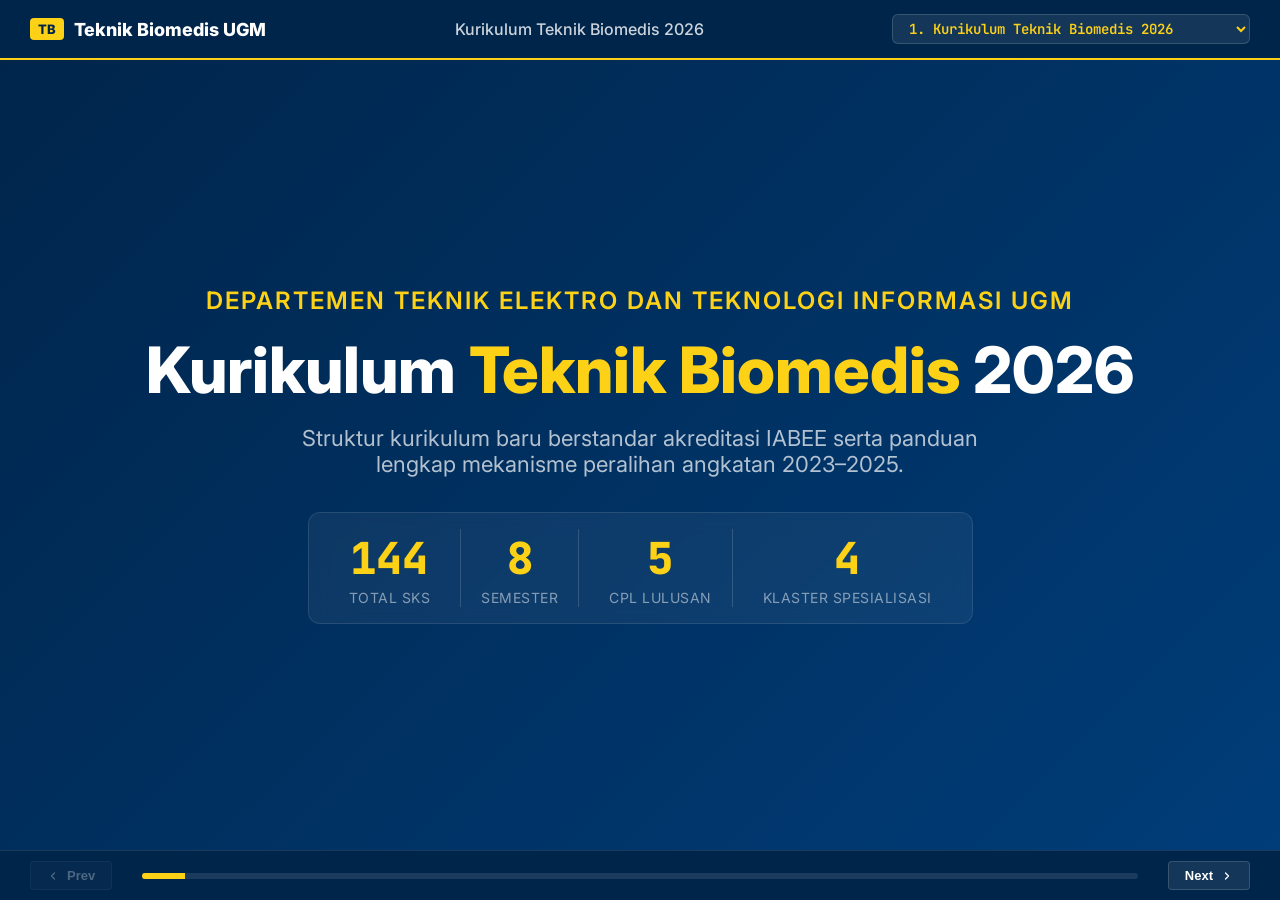
<file: slides-tb.html>
<!DOCTYPE html>
<html lang="id">

<head>
  <meta charset="UTF-8">
  <meta name="viewport" content="width=device-width, initial-scale=1.0">
  <title>Presentasi Kurikulum TB 2026</title>
  <link
    href="https://fonts.googleapis.com/css2?family=Inter:wght@400;500;600;700;800&family=JetBrains+Mono:wght@500;700&display=swap"
    rel="stylesheet">
  <style>
    :root {
      --ugm-blue: #003D79;
      --ugm-blue-dark: #00254B;
      --ugm-blue-tint: #EAF0F6;
      --ugm-yellow: #FCD116;
      --ugm-yellow-dark: #CBA500;
      --ugm-yellow-tint: #FFF9DB;
      --ugm-white: #FFFFFF;
      --ugm-gray-light: #F3F4F6;
      --ugm-gray-mid: #9CA3AF;
      --ugm-gray-dark: #374151;

      --bs-bg: #EEF4FC;
      --bs-border: #A8C4E0;
      --bs-text: var(--ugm-blue);
      --et-bg: #FFFFFF;
      --et-border: #D1D5DB;
      --et-text: var(--ugm-gray-dark);
      --ge-bg: #ECFDF5;
      --ge-border: #34D399;
      --ge-text: #064E3B;
      --sp-bg: var(--ugm-yellow-tint);
      --sp-border: #E8C800;
      --sp-text: #7A5B00;

      --radius: 8px;
      --transition: 0.3s cubic-bezier(0.4, 0, 0.2, 1);
    }

    * {
      box-sizing: border-box;
      margin: 0;
      padding: 0;
    }

    body {
      font-family: 'Inter', sans-serif;
      background: var(--ugm-blue-dark);
      color: var(--ugm-gray-dark);
      height: 100vh;
      width: 100vw;
      overflow: hidden;
      display: flex;
      flex-direction: column;
    }

    /* Navbar */
    .navbar {
      height: 60px;
      background: var(--ugm-blue-dark);
      border-bottom: 2px solid var(--ugm-yellow);
      display: flex;
      align-items: center;
      justify-content: space-between;
      padding: 0 30px;
      color: var(--ugm-white);
      z-index: 10;
      flex-shrink: 0;
    }

    .nav-brand {
      font-weight: 800;
      font-size: 18px;
      color: var(--ugm-white);
      display: flex;
      align-items: center;
      gap: 10px;
    }

    .nav-brand span {
      background: var(--ugm-yellow);
      color: var(--ugm-blue-dark);
      padding: 3px 8px;
      border-radius: 4px;
      font-size: 13px;
    }

    .slide-title-header {
      font-size: 16px;
      color: rgba(255, 255, 255, 0.8);
      font-weight: 500;
    }

    .slide-select {
      font-family: 'JetBrains Mono', monospace;
      font-size: 14px;
      font-weight: 600;
      background: rgba(255, 255, 255, 0.08);
      border: 1px solid rgba(255, 255, 255, 0.15);
      color: var(--ugm-yellow);
      padding: 4px 12px;
      border-radius: 6px;
      cursor: pointer;
      outline: none;
      transition: all 0.2s;
    }

    .slide-select:hover {
      background: rgba(255, 255, 255, 0.15);
      border-color: var(--ugm-yellow);
    }

    .slide-select option {
      background: var(--ugm-blue-dark);
      color: var(--ugm-white);
    }

    /* Viewport & Slide Container */
    .viewport {
      flex: 1;
      position: relative;
      background: #F9FAFB;
      overflow: hidden;
    }

    .slide {
      position: absolute;
      inset: 0;
      padding: 30px 60px;
      opacity: 0;
      visibility: hidden;
      transform: translateX(50px);
      transition: opacity var(--transition), transform var(--transition), visibility var(--transition);
      display: flex;
      flex-direction: column;
      justify-content: flex-start;
      gap: 16px;
      overflow-y: auto;
    }

    .slide.active {
      opacity: 1;
      visibility: visible;
      transform: translateX(0);
    }

    .slide.exit-left {
      opacity: 0;
      visibility: hidden;
      transform: translateX(-50px);
    }

    /* Slide Themes */
    .slide.dark-theme {
      background: linear-gradient(135deg, var(--ugm-blue-dark) 0%, var(--ugm-blue) 100%);
      color: var(--ugm-white);
    }

    /* Slide Header Components */
    .slide-tag {
      font-size: 16px;
      text-transform: uppercase;
      font-weight: 700;
      letter-spacing: 1.5px;
      color: var(--ugm-blue);
      display: flex;
      align-items: center;
      gap: 8px;
    }

    .dark-theme .slide-tag {
      color: var(--ugm-yellow);
    }

    .slide-tag::before {
      content: '';
      display: inline-block;
      width: 18px;
      height: 3px;
      background: currentColor;
      border-radius: 2px;
    }

    .slide-heading {
      font-size: 34px;
      font-weight: 800;
      color: var(--ugm-blue-dark);
      line-height: 1.2;
    }

    .dark-theme .slide-heading {
      color: var(--ugm-white);
    }

    /* Layout Helpers */
    .grid-2 {
      display: grid;
      grid-template-columns: 1fr 1fr;
      gap: 16px;
      flex: 1;
      min-height: 0;
    }

    .grid-3 {
      display: grid;
      grid-template-columns: repeat(3, 1fr);
      gap: 16px;
      flex: 1;
      min-height: 0;
    }

    .grid-4 {
      display: grid;
      grid-template-columns: repeat(4, 1fr);
      gap: 12px;
      flex: 1;
      min-height: 0;
    }

    .flex-column {
      display: flex;
      flex-direction: column;
      gap: 10px;
      flex: 1;
      min-height: 0;
    }

    /* Cards */
    .card {
      background: var(--ugm-white);
      border: 1px solid var(--ugm-gray-light);
      border-radius: var(--radius);
      padding: 20px;
      display: flex;
      flex-direction: column;
      justify-content: flex-start;
      gap: 8px;
      box-shadow: 0 1px 3px rgba(0, 0, 0, 0.05);
      border-top: 3px solid var(--ugm-blue);
    }

    .card.accent-yellow {
      border-top-color: var(--ugm-yellow);
    }

    .card-label {
      font-size: 14px;
      text-transform: uppercase;
      font-weight: 700;
      color: var(--ugm-gray-mid);
      letter-spacing: 0.5px;
    }

    .card-title {
      font-size: 22px;
      font-weight: 700;
      color: var(--ugm-blue-dark);
    }

    .card-desc {
      font-size: 17px;
      color: var(--ugm-gray-dark);
      line-height: 1.5;
    }

    .dark-theme .card {
      background: rgba(255, 255, 255, 0.08);
      border: 1px solid rgba(255, 255, 255, 0.15);
      color: var(--ugm-white);
      border-top-color: var(--ugm-yellow);
    }

    .dark-theme .card-title {
      color: var(--ugm-white);
    }

    .dark-theme .card-desc {
      color: rgba(255, 255, 255, 0.85);
    }

    /* Hero Slide Components */
    .hero-center {
      display: flex;
      flex-direction: column;
      align-items: center;
      justify-content: center;
      height: 100%;
      text-align: center;
      gap: 20px;
    }

    .hero-subtitle {
      font-size: 24px;
      text-transform: uppercase;
      letter-spacing: 2px;
      color: var(--ugm-yellow);
      font-weight: 600;
    }

    .hero-title {
      font-size: 64px;
      font-weight: 800;
      line-height: 1.1;
      color: var(--ugm-white);
    }

    .hero-title em {
      color: var(--ugm-yellow);
      font-style: normal;
    }

    .hero-desc {
      font-size: 22px;
      color: rgba(255, 255, 255, 0.7);
      max-width: 700px;
    }

    .hero-stats {
      display: flex;
      gap: 30px;
      background: rgba(255, 255, 255, 0.05);
      border: 1px solid rgba(255, 255, 255, 0.1);
      padding: 16px 40px;
      border-radius: 12px;
      backdrop-filter: blur(10px);
      margin-top: 15px;
    }

    .stat-item {
      text-align: center;
    }

    .stat-val {
      font-family: 'JetBrains Mono', monospace;
      font-size: 44px;
      font-weight: 800;
      color: var(--ugm-yellow);
      display: block;
    }

    .stat-lbl {
      font-size: 14px;
      text-transform: uppercase;
      letter-spacing: 0.5px;
      color: rgba(255, 255, 255, 0.5);
    }

    /* Semesters */
    .sem-column {
      background: var(--ugm-white);
      border: 1px solid var(--ugm-gray-light);
      border-radius: var(--radius);
      display: flex;
      flex-direction: column;
      overflow: hidden;
      height: 100%;
    }

    .sem-header {
      background: var(--ugm-blue-dark);
      padding: 10px 16px;
      display: flex;
      align-items: center;
      justify-content: space-between;
      color: var(--ugm-white);
    }

    .sem-header.industry {
      background: linear-gradient(90deg, #1E3A8A 0%, #111827 100%);
    }

    .sem-badge {
      background: var(--ugm-yellow);
      color: var(--ugm-blue-dark);
      font-weight: 800;
      font-size: 13px;
      width: 24px;
      height: 24px;
      border-radius: 4px;
      display: flex;
      align-items: center;
      justify-content: center;
    }

    .sem-name {
      font-size: 20px;
      font-weight: 700;
      flex: 1;
      margin-left: 10px;
    }

    .sem-sks {
      font-family: 'JetBrains Mono', monospace;
      font-size: 16px;
      color: rgba(255, 255, 255, 0.6);
    }

    .sem-content {
      padding: 12px;
      display: flex;
      flex-direction: column;
      gap: 6px;
      overflow-y: auto;
      flex: 1;
    }

    .course-item {
      display: flex;
      justify-content: space-between;
      align-items: center;
      padding: 6px 12px;
      font-size: 16px;
      border-radius: 4px;
      border: 1px solid var(--ugm-gray-light);
      background: #FAFAFA;
    }

    .course-item.bs {
      background: var(--bs-bg);
      border-color: var(--bs-border);
      color: var(--bs-text);
    }

    .course-item.et {
      background: var(--et-bg);
      border-color: var(--et-border);
      color: var(--et-text);
    }

    .course-item.ge {
      background: var(--ge-bg);
      border-color: var(--ge-border);
      color: var(--ge-text);
      font-weight: 500;
    }

    .course-item.sp {
      background: var(--sp-bg);
      border-color: var(--sp-border);
      color: var(--sp-text);
    }

    .course-item b {
      font-family: 'JetBrains Mono', monospace;
      font-size: 13px;
      margin-left: 8px;
      opacity: 0.85;
    }

    /* Legends */
    .legend-row {
      display: flex;
      gap: 16px;
      padding: 8px 18px;
      background: var(--ugm-white);
      border: 1px solid var(--ugm-gray-light);
      border-radius: var(--radius);
      width: fit-content;
    }

    .legend-item {
      display: flex;
      align-items: center;
      gap: 8px;
      font-size: 16px;
      font-weight: 600;
    }

    .legend-dot {
      width: 10px;
      height: 10px;
      border-radius: 2px;
    }

    .legend-dot.bs {
      background: var(--ugm-blue);
    }

    .legend-dot.et {
      background: var(--ugm-gray-mid);
    }

    .legend-dot.ge {
      background: #10B981;
    }

    .legend-dot.sp {
      background: var(--ugm-yellow-dark);
    }

    /* Tables */
    .table-container {
      border: 1px solid var(--ugm-gray-light);
      border-radius: var(--radius);
      background: var(--ugm-white);
      overflow: hidden;
      flex: 1;
      min-height: 0;
      display: flex;
      flex-direction: column;
    }

    .table-scroll {
      overflow-y: auto;
      flex: 1;
    }

    table {
      width: 100%;
      border-collapse: collapse;
      text-align: left;
    }

    th {
      background: var(--ugm-blue-tint);
      color: var(--ugm-blue-dark);
      font-size: 16px;
      font-weight: 700;
      text-transform: uppercase;
      padding: 8px 12px;
      position: sticky;
      top: 0;
      z-index: 1;
    }

    td {
      padding: 7px 12px;
      font-size: 15px;
      border-bottom: 1px solid var(--ugm-gray-light);
      color: var(--ugm-gray-dark);
      vertical-align: middle;
    }

    tr:last-child td {
      border-bottom: none;
    }

    tr:hover td {
      background: #F9FAFB;
    }

    /* Change indicators in tables */
    .badge-diff {
      font-size: 12.5px;
      font-weight: 700;
      padding: 2px 6px;
      border-radius: 3px;
      display: inline-block;
    }

    .badge-diff.up {
      background: #DEF7EC;
      color: #03543F;
    }

    .badge-diff.down {
      background: #FDE8E8;
      color: #9B1C1C;
    }

    .badge-diff.same {
      background: #E5E7EB;
      color: #374151;
    }

    .badge-diff.del {
      background: #F3F4F6;
      color: #9CA3AF;
      text-decoration: line-through;
    }

    .badge-diff.merge {
      background: var(--ugm-yellow-tint);
      color: #854D0E;
    }

    /* Highlights for Rows */
    tr.up-row td {
      background: #F0FDF4;
    }

    tr.down-row td {
      background: #FFF5F5;
    }

    tr.del-row td {
      color: #9CA3AF;
      background: #F9FAFB;
    }

    tr.merge-row td {
      background: var(--ugm-yellow-tint);
    }

    /* Rule Lists / Yudisium List style */
    .rule-item {
      background: var(--ugm-white);
      border: 1px solid var(--ugm-gray-light);
      border-left: 4px solid var(--ugm-blue);
      border-radius: var(--radius);
      padding: 10px 14px;
      display: flex;
      gap: 14px;
      align-items: flex-start;
    }

    .rule-num {
      background: var(--ugm-blue);
      color: var(--ugm-yellow);
      font-weight: 800;
      font-size: 16px;
      width: 30px;
      height: 30px;
      border-radius: 4px;
      display: flex;
      align-items: center;
      justify-content: center;
      flex-shrink: 0;
      font-family: 'JetBrains Mono', monospace;
    }

    .rule-text {
      font-size: 16px;
      color: var(--ugm-gray-dark);
      line-height: 1.45;
    }

    .rule-text strong {
      display: block;
      font-size: 19px;
      color: var(--ugm-blue-dark);
      margin-bottom: 2px;
    }

    /* Cohort info card */
    .cohort-card {
      background: var(--ugm-blue-tint);
      border-left: 4px solid var(--ugm-blue);
      padding: 14px 20px;
      border-radius: var(--radius);
      display: flex;
      justify-content: space-between;
      align-items: center;
    }

    .cohort-card-left h3 {
      font-size: 24px;
      font-weight: 800;
      color: var(--ugm-blue-dark);
    }

    .cohort-card-left p {
      font-size: 17px;
      color: var(--ugm-gray-dark);
    }

    .cohort-card-stats {
      display: flex;
      gap: 20px;
    }

    .cohort-card-stat {
      text-align: center;
    }

    .cohort-card-stat strong {
      font-family: 'JetBrains Mono', monospace;
      font-size: 30px;
      font-weight: 800;
      color: var(--ugm-blue-dark);
      display: block;
    }

    .cohort-card-stat span {
      font-size: 13px;
      text-transform: uppercase;
      color: var(--ugm-gray-mid);
    }

    /* Spec list styling */
    .spec-card-grid {
      display: grid;
      grid-template-columns: repeat(2, 1fr);
      gap: 12px;
      flex: 1;
      min-height: 0;
    }

    .spec-group-card {
      background: var(--ugm-white);
      border: 1px solid var(--ugm-gray-light);
      border-top: 3px solid var(--ugm-blue);
      border-radius: var(--radius);
      padding: 12px 16px;
      display: flex;
      flex-direction: column;
      justify-content: flex-start;
      gap: 6px;
    }

    .spec-group-card h4 {
      font-size: 18px;
      font-weight: 700;
      color: var(--ugm-blue-dark);
      border-bottom: 1px solid var(--ugm-gray-light);
      padding-bottom: 4px;
      margin-bottom: 6px;
    }

    .spec-item {
      display: flex;
      justify-content: space-between;
      font-size: 15px;
      color: var(--ugm-gray-dark);
      padding: 4px 0;
      border-bottom: 1px dashed rgba(0, 0, 0, 0.05);
    }

    .spec-item:last-child {
      border-bottom: none;
    }

    .spec-item span {
      font-family: 'JetBrains Mono', monospace;
      color: var(--ugm-gray-mid);
      font-size: 14px;
    }

    /* English Score Grid */
    .english-grid {
      display: grid;
      grid-template-columns: repeat(4, 1fr);
      gap: 8px;
      margin-top: 6px;
    }

    .english-box {
      background: var(--ugm-gray-light);
      border: 1px solid rgba(0, 0, 0, 0.05);
      border-radius: 6px;
      padding: 10px;
      text-align: center;
    }

    .english-box.highlight {
      background: var(--ugm-yellow-tint);
      border-color: var(--ugm-yellow);
    }

    .english-box strong {
      font-family: 'JetBrains Mono', monospace;
      font-size: 24px;
      font-weight: 800;
      color: var(--ugm-blue-dark);
      display: block;
    }

    .english-box span {
      font-size: 13px;
      text-transform: uppercase;
      font-weight: 700;
      color: var(--ugm-gray-mid);
    }

    /* Image Display Layouts */
    .visuals-container {
      display: grid;
      grid-template-columns: 1fr 1fr;
      gap: 16px;
      flex: 1;
      min-height: 0;
    }

    .visual-box {
      border: 1px solid var(--ugm-gray-light);
      border-radius: var(--radius);
      background: var(--ugm-white);
      display: flex;
      flex-direction: column;
      padding: 12px;
      gap: 6px;
      overflow: hidden;
    }

    .visual-box span {
      font-size: 16px;
      font-weight: 700;
      color: var(--ugm-blue-dark);
    }

    .visual-link {
      flex: 1;
      border-radius: 4px;
      overflow: hidden;
      border: 1px solid var(--ugm-gray-light);
      display: block;
      cursor: zoom-in;
    }

    .visual-link img {
      width: 100%;
      height: 100%;
      object-fit: contain;
    }

    /* Bottom Control Bar */
    .controls-bar {
      height: 50px;
      background: var(--ugm-blue-dark);
      border-top: 1px solid rgba(255, 255, 255, 0.1);
      display: flex;
      align-items: center;
      justify-content: space-between;
      padding: 0 30px;
      color: var(--ugm-white);
      flex-shrink: 0;
      z-index: 10;
    }

    .nav-btn {
      background: rgba(255, 255, 255, 0.08);
      border: 1px solid rgba(255, 255, 255, 0.15);
      color: var(--ugm-white);
      padding: 6px 16px;
      border-radius: 4px;
      cursor: pointer;
      font-size: 13px;
      font-weight: 600;
      display: flex;
      align-items: center;
      gap: 8px;
      transition: all 0.2s;
    }

    .nav-btn:hover:not(:disabled) {
      background: var(--ugm-yellow);
      color: var(--ugm-blue-dark);
      border-color: var(--ugm-yellow);
    }

    .nav-btn:disabled {
      opacity: 0.3;
      cursor: not-allowed;
    }

    .progress-track {
      flex: 1;
      margin: 0 30px;
      height: 6px;
      background: rgba(255, 255, 255, 0.1);
      border-radius: 3px;
      overflow: hidden;
    }

    .progress-fill {
      height: 100%;
      background: var(--ugm-yellow);
      width: 0%;
      transition: width var(--transition);
    }

    /* Callout info */
    .alert-banner {
      background: var(--ugm-yellow-tint);
      border-left: 4px solid var(--ugm-yellow-dark);
      padding: 10px 16px;
      border-radius: 4px;
      font-size: 16px;
      color: #7A5B00;
      flex-shrink: 0;
    }

    /* Cohort Detail Cards */
    .detail-grid {
      display: grid;
      grid-template-columns: 1fr 1fr;
      gap: 12px;
      flex: 1;
      min-height: 0;
      overflow-y: auto;
    }

    .detail-card {
      border: 1px solid var(--ugm-gray-light);
      border-radius: var(--radius);
      overflow: hidden;
      background: var(--ugm-white);
      display: flex;
      flex-direction: column;
      height: fit-content;
    }

    .detail-head {
      display: flex;
      justify-content: space-between;
      padding: 8px 12px;
      background: var(--ugm-blue);
      font-size: 16px;
      font-weight: 600;
      color: var(--ugm-white);
    }

    .detail-head span:last-child {
      font-family: 'JetBrains Mono', monospace;
      color: var(--ugm-yellow);
    }

    .detail-card ul {
      list-style: none;
      padding: 6px 12px;
      display: flex;
      flex-direction: column;
      gap: 4px;
    }

    .detail-card li {
      display: flex;
      justify-content: space-between;
      align-items: center;
      padding: 4px 0;
      font-size: 14px;
      color: var(--ugm-gray-dark);
      border-bottom: 1px solid var(--ugm-gray-light);
    }

    .detail-card li:last-child {
      border-bottom: none;
    }

    .detail-card li span {
      font-family: 'JetBrains Mono', monospace;
      font-size: 12px;
      font-weight: 700;
      color: var(--ugm-gray-mid);
      padding: 1px 5px;
      background: var(--ugm-gray-light);
      border-radius: 3px;
    }

    .detail-card li.new {
      color: var(--ugm-blue);
      font-weight: 600;
    }

    .detail-card li.new::before {
      content: '+ ';
      font-weight: 800;
      color: var(--ugm-blue-dark);
    }

    .detail-card li.new span {
      background: var(--ugm-blue-tint);
      color: var(--ugm-blue);
    }

    .detail-heading {
      font-size: 17px;
      font-weight: 700;
      color: var(--ugm-blue-dark);
      margin-top: 4px;
    }
  </style>
</head>

<body>

  <!-- Top Navbar -->
  <nav class="navbar">
    <div class="nav-brand"><span>TB</span> Teknik Biomedis UGM</div>
    <div class="slide-title-header" id="current-slide-title">Kurikulum Teknik Biomedis 2026</div>
    <select class="slide-select" id="slide-selector" aria-label="Pilih Slide"></select>
  </nav>

  <!-- Main Viewport -->
  <div class="viewport">

    <!-- SLIDE 1: Hero -->
    <div class="slide dark-theme active" data-title="Kurikulum Teknik Biomedis 2026">
      <div class="hero-center">
        <p class="hero-subtitle">Departemen Teknik Elektro dan Teknologi Informasi UGM</p>
        <h1 class="hero-title">Kurikulum <em>Teknik Biomedis</em> 2026</h1>
        <p class="hero-desc">Struktur kurikulum baru berstandar akreditasi IABEE serta panduan lengkap mekanisme
          peralihan angkatan 2023–2025.</p>
        <div class="hero-stats">
          <div class="stat-item">
            <span class="stat-val">144</span>
            <span class="stat-lbl">Total SKS</span>
          </div>
          <div class="stat-item"
            style="border-left: 1px solid rgba(255,255,255,0.15); border-right: 1px solid rgba(255,255,255,0.15); padding: 0 20px;">
            <span class="stat-val">8</span>
            <span class="stat-lbl">Semester</span>
          </div>
          <div class="stat-item" style="border-right: 1px solid rgba(255,255,255,0.15); padding-right: 20px;">
            <span class="stat-val">5</span>
            <span class="stat-lbl">CPL Lulusan</span>
          </div>
          <div class="stat-item">
            <span class="stat-val">4</span>
            <span class="stat-lbl">Klaster Spesialisasi</span>
          </div>
        </div>
      </div>
    </div>

    <!-- SLIDE 2: Visi & Misi -->
    <div class="slide" data-title="Visi &amp; Misi">
      <span class="slide-tag">Pengantar</span>
      <h2 class="slide-heading">Landasan Kurikulum &amp; Visi Keilmuan</h2>
      <div class="grid-3">
        <div class="card">
          <span class="card-label">Visi FT UGM</span>
          <h3 class="card-title">Pendidikan Teknik Global</h3>
          <p class="card-desc">Lembaga pendidikan tinggi teknik berjejaring nasional dan global untuk menguatkan
            kemandirian, kedaulatan bangsa, pelambatan entropi dunia, dan peradaban baru.</p>
        </div>
        <div class="card">
          <span class="card-label">Visi DTETI</span>
          <h3 class="card-title">Inovasi Universal</h3>
          <p class="card-desc">Menjadi sumber inovasi yang universal di Bidang Ilmu Teknik Elektro dan Teknologi
            Informasi untuk kepentingan bangsa dan kemainan yang dijiwai Pancasila.</p>
        </div>
        <div class="card accent-yellow">
          <span class="card-label">Visi Keilmuan TB</span>
          <h3 class="card-title">Penyelesaian Masalah Biomedis</h3>
          <p class="card-desc">Menjadi sumber inovasi yang universal di Bidang Ilmu Teknik Elektro & Teknologi Informasi
            dalam <strong>penyelesaian masalah Biomedis</strong> untuk kepentingan bangsa dan kemanusiaan.</p>
        </div>
      </div>
    </div>

    <!-- SLIDE 3: PEO -->
    <div class="slide" data-title="Program Educational Objectives (PEO)">
      <span class="slide-tag">Tujuan Program Studi</span>
      <h2 class="slide-heading">Program Educational Objectives (PEO)</h2>
      <div class="grid-2">
        <div class="card">
          <span class="card-label">PEO 1</span>
          <h3 class="card-title">Character</h3>
          <p class="card-desc">Menunjukkan kualitas kepemimpinan yang kuat, menjunjung tinggi standar etika yang ketat,
            dan menjalani pembelajaran sepanjang hayat dengan adaptabilitas tinggi terhadap isu global dan sosial.</p>
        </div>
        <div class="card">
          <span class="card-label">PEO 2</span>
          <h3 class="card-title">Career</h3>
          <p class="card-desc">Meraih kesuksesan dalam karier teknis atau profesional di bidang teknik biomedis dengan
            menunjukkan integritas moral, kompetensi profesional tingkat tinggi, dan kemampuan komunikasi yang efektif.
          </p>
        </div>
      </div>
      <div class="alert-banner">
        Kedua tujuan ini dirancang agar lulusan memiliki daya saing kuat baik di ranah keinsinyuran praktis maupun riset
        lanjutan secara global.
      </div>
    </div>

    <!-- SLIDE 4: Capaian Pembelajaran Lulusan (CPL) -->
    <div class="slide" data-title="Capaian Pembelajaran Lulusan">
      <span class="slide-tag">Kompetensi</span>
      <h2 class="slide-heading">5 Capaian Pembelajaran Lulusan (CPL)</h2>
      <div class="flex-column" style="justify-content: space-between;">
        <div class="rule-item"><span class="rule-num">1</span>
          <div class="rule-text"><strong>Ethics and Professional Responsibilities (CPL 1)</strong>Mengenali tanggung
            jawab profesional, bertindak dengan integritas moral, dan membuat keputusan berbasis pertimbangan etis,
            hukum, serta dampak sosial-lingkungan.</div>
        </div>
        <div class="rule-item"><span class="rule-num">2</span>
          <div class="rule-text"><strong>Problem-Solving and Experimentation (CPL 2)</strong>Menganalisis masalah teknik
            biomedis yang kompleks dengan menerapkan prinsip matematika, sains dasar (biologi/fisika), dan keteknikan
            serta melakukan analisis eksperimen.</div>
        </div>
        <div class="rule-item"><span class="rule-num">3</span>
          <div class="rule-text"><strong>Contextual Engineering Solutions (CPL 3)</strong>Merancang,
            mengimplementasikan, dan mengevaluasi solusi rekayasa terintegrasi yang memenuhi kebutuhan spesifik pengguna
            dengan batasan realistis.</div>
        </div>
        <div class="rule-item"><span class="rule-num">4</span>
          <div class="rule-text"><strong>Communicate and Collaborate Effectively (CPL 4)</strong>Berkomunikasi secara
            efektif dalam berbagai format profesional serta bekerja kolaboratif sebagai anggota atau pemimpin tim
            multidisiplin.</div>
        </div>
        <div class="rule-item"><span class="rule-num">5</span>
          <div class="rule-text"><strong>Lifelong Learning and Development (CPL 5)</strong>Memperoleh dan menerapkan
            pengetahuan baru secara mandiri, menguasai modern engineering tools, serta berkomitmen pada pengembangan
            diri berkelanjutan.</div>
        </div>
      </div>
    </div>

    <!-- SLIDE 5: Penyelarasan CPL - IABEE -->
    <div class="slide" data-title="Penyelarasan CPL - IABEE">
      <span class="slide-tag">Akreditasi</span>
      <h2 class="slide-heading">Pemetaan CPL Program Studi ke Standar IABEE</h2>
      <div class="table-container">
        <div class="table-scroll">
          <table>
            <thead>
              <tr>
                <th style="width: 50%;">Capaian Pembelajaran Lulusan (CPL) Teknik Biomedis UGM</th>
                <th style="width: 50%;">Kriteria Kompetensi Lulusan IABEE (Kriteria Umum)</th>
              </tr>
            </thead>
            <tbody>
              <tr>
                <td><strong>CPL 1</strong> — Tanggung Jawab Profesional &amp; Etika</td>
                <td><strong>Kompetensi (i)</strong>: Etika profesi dan tanggung jawab insinyur dalam masyarakat.</td>
              </tr>
              <tr>
                <td><strong>CPL 2</strong> — Pemecahan Masalah &amp; Eksperimentasi</td>
                <td><strong>Kompetensi (a), (c), (d)</strong>: Aplikasi matematika/sains, eksperimen, investigasi
                  masalah kompleks.</td>
              </tr>
              <tr>
                <td><strong>CPL 3</strong> — Desain &amp; Solusi Rekayasa Kontekstual</td>
                <td><strong>Kompetensi (b)</strong>: Desain sistem/komponen/proses biomedis sesuai kebutuhan dan
                  batasan.</td>
              </tr>
              <tr>
                <td><strong>CPL 4</strong> — Komunikasi &amp; Kerja Sama Tim</td>
                <td><strong>Kompetensi (f), (g), (h)</strong>: Komunikasi efektif tertulis/lisan, kerja sama tim
                  multidisiplin.</td>
              </tr>
              <tr>
                <td><strong>CPL 5</strong> — Pembelajaran Sepanjang Hayat &amp; Adaptasi Teknologi</td>
                <td><strong>Kompetensi (e), (j)</strong>: Pembelajaran mandiri sepanjang hayat, penggunaan metode
                  rekayasa modern.</td>
              </tr>
            </tbody>
          </table>
        </div>
      </div>
    </div>

    <!-- SLIDE 6: Struktur Kurikulum Overview -->
    <div class="slide" data-title="Struktur Kurikulum Overview">
      <span class="slide-tag">Struktur Makro</span>
      <h2 class="slide-heading">Pemetaan Rumpun Kurikulum 2026</h2>
      <div class="grid-4" style="flex: unset; margin-bottom: 4px;">
        <div class="card"><span class="card-label">Basic Sciences &amp; Math</span>
          <div class="card-title" style="color: var(--bs-text)">39 SKS (27.08%)</div>
        </div>
        <div class="card"><span class="card-label">Engineering Topic</span>
          <div class="card-title" style="color: var(--et-text)">61 SKS (42.36%)</div>
        </div>
        <div class="card"><span class="card-label">General Education</span>
          <div class="card-title" style="color: #047857">25 SKS (17.36%)</div>
        </div>
        <div class="card accent-yellow"><span class="card-label">Specialization</span>
          <div class="card-title" style="color: var(--sp-text)">19 SKS (13.19%)</div>
        </div>
      </div>
      <div class="grid-2">
        <div class="card">
          <span class="card-label">Fase Foundational (Sem 1-4)</span>
          <p class="card-desc">Fokus pada fondasi matematika kuat, sains dasar biomedis (fisika, kimia, biologi sel,
            anatomi, fisiologi), dasar pemrograman, dan analisis untai listrik.</p>
        </div>
        <div class="card accent-yellow">
          <span class="card-label">Fase Terapan &amp; Industri (Sem 5-8)</span>
          <p class="card-desc">Pengolahan isyarat/citra, kecerdasan artifisial, biomekanika, proyek desain (Junior,
            Senior, Perancangan 1 & 2), magang industri 1 semester, dan mata kuliah spesialisasi klaster.</p>
        </div>
      </div>
      <div class="legend-row">
        <div class="legend-item"><span class="legend-dot bs"></span> Basic Sciences &amp; Math (BS)</div>
        <div class="legend-item"><span class="legend-dot et"></span> Engineering Topic (ET)</div>
        <div class="legend-item"><span class="legend-dot ge"></span> General Education (GE)</div>
        <div class="legend-item"><span class="legend-dot sp"></span> Specialization (SP)</div>
      </div>
    </div>

    <!-- SLIDE 7: Kurikulum Sem 1 & 2 -->
    <div class="slide" data-title="Mata Kuliah Semester 1 &amp; 2">
      <span class="slide-tag">Struktur Kurikulum</span>
      <h2 class="slide-heading">Struktur Mata Kuliah Semester 1 &amp; 2</h2>
      <div class="grid-2">
        <div class="sem-column">
          <div class="sem-header">
            <span class="sem-badge">1</span>
            <span class="sem-name">Semester 1</span>
            <span class="sem-sks">19 SKS</span>
          </div>
          <div class="sem-content">
            <div class="course-item bs">Kalkulus <b>3</b></div>
            <div class="course-item bs">Aljabar Linear <b>3</b></div>
            <div class="course-item bs">Kimia Dasar <b>3</b></div>
            <div class="course-item bs">Fisika Dasar <b>3</b></div>
            <div class="course-item bs">Probabilitas &amp; Variabel Acak <b>2</b></div>
            <div class="course-item et">Anatomi Manusia <b>2</b></div>
            <div class="course-item et">Pemrograman Dasar <b>2</b></div>
            <div class="course-item et">Pengantar Keilmuan Teknik Biomedis <b>1</b></div>
          </div>
        </div>
        <div class="sem-column">
          <div class="sem-header">
            <span class="sem-badge">2</span>
            <span class="sem-name">Semester 2</span>
            <span class="sem-sks">20 SKS</span>
          </div>
          <div class="sem-content">
            <div class="course-item bs">Kalkulus Variabel Jamak <b>3</b></div>
            <div class="course-item bs">Analisis Variabel Kompleks <b>2</b></div>
            <div class="course-item bs">Statistika <b>2</b></div>
            <div class="course-item bs">Fisika Listrik Magnet Gelombang <b>2</b></div>
            <div class="course-item bs">Biologi Sel &amp; Genetika <b>3</b></div>
            <div class="course-item et">Fenomena Biotransport <b>2</b></div>
            <div class="course-item et">Fisiologi Manusia <b>2</b></div>
            <div class="course-item ge">Konsep Keteknikan / SFS <b>3</b></div>
            <div class="course-item et">Prakt. Pemrograman Dasar <b>1</b></div>
          </div>
        </div>
      </div>
      <div class="legend-row">
        <div class="legend-item"><span class="legend-dot bs"></span> Basic Science (BS)</div>
        <div class="legend-item"><span class="legend-dot et"></span> Engineering &amp; Biomedis (ET)</div>
        <div class="legend-item"><span class="legend-dot ge"></span> General Education (GE)</div>
      </div>
    </div>

    <!-- SLIDE 8: Kurikulum Sem 3 & 4 -->
    <div class="slide" data-title="Mata Kuliah Semester 3 &amp; 4">
      <span class="slide-tag">Struktur Kurikulum</span>
      <h2 class="slide-heading">Struktur Mata Kuliah Semester 3 &amp; 4</h2>
      <div class="grid-2">
        <div class="sem-column">
          <div class="sem-header">
            <span class="sem-badge">3</span>
            <span class="sem-name">Semester 3</span>
            <span class="sem-sks">20 SKS</span>
          </div>
          <div class="sem-content">
            <div class="course-item bs">Matematika Diskrit <b>3</b></div>
            <div class="course-item bs">Persamaan Diferensial <b>3</b></div>
            <div class="course-item et">Teknik Biomagnetika <b>3</b></div>
            <div class="course-item et">Metode Numeris <b>3</b></div>
            <div class="course-item et">Elektronika Dasar <b>3</b></div>
            <div class="course-item et">Analisis Untai Elektrik DC <b>2</b></div>
            <div class="course-item ge">Bahasa Indonesia &amp; Kom. Profesional <b>2</b></div>
            <div class="course-item et">Prakt. Sains Dasar <b>1</b></div>
          </div>
        </div>
        <div class="sem-column">
          <div class="sem-header">
            <span class="sem-badge">4</span>
            <span class="sem-name">Semester 4</span>
            <span class="sem-sks">20 SKS</span>
          </div>
          <div class="sem-content">
            <div class="course-item et">Teknik Digital &amp; Mikroprosesor <b>3</b></div>
            <div class="course-item et">Isyarat dan Sistem <b>3</b></div>
            <div class="course-item et">Algoritma Struktur Data <b>2</b></div>
            <div class="course-item et">Pengukuran &amp; Instrumentasi Biomedis <b>2</b></div>
            <div class="course-item et">Elektronika Biomedis <b>2</b></div>
            <div class="course-item et">Sensor, Aktuator, dan Antarmuka <b>2</b></div>
            <div class="course-item et">Teknik Biomaterial <b>2</b></div>
            <div class="course-item ge">Pancasila <b>2</b></div>
            <div class="course-item et">Proyek Junior TB <b>2</b></div>
          </div>
        </div>
      </div>
      <div class="legend-row">
        <div class="legend-item"><span class="legend-dot bs"></span> Basic Science (BS)</div>
        <div class="legend-item"><span class="legend-dot et"></span> Engineering &amp; Biomedis (ET)</div>
        <div class="legend-item"><span class="legend-dot ge"></span> General Education (GE)</div>
      </div>
    </div>

    <!-- SLIDE 9: Kurikulum Sem 5 & 6 -->
    <div class="slide" data-title="Mata Kuliah Semester 5 &amp; 6">
      <span class="slide-tag">Struktur Kurikulum</span>
      <h2 class="slide-heading">Struktur Mata Kuliah Semester 5 &amp; 6</h2>
      <div class="grid-2">
        <div class="sem-column">
          <div class="sem-header">
            <span class="sem-badge">5</span>
            <span class="sem-name">Semester 5</span>
            <span class="sem-sks">19 SKS</span>
          </div>
          <div class="sem-content">
            <div class="course-item et">Teknik Kendali Biomedis <b>2</b></div>
            <div class="course-item et">Pengolahan Isyarat &amp; Citra <b>2</b></div>
            <div class="course-item et">Kecerdasan Artifisial <b>2</b></div>
            <div class="course-item et">Teknik Pencitraan Biomedis <b>2</b></div>
            <div class="course-item et">Teknik Biomekanika <b>2</b></div>
            <div class="course-item et">Regulasi &amp; Standar Alat Kesehatan <b>2</b></div>
            <div class="course-item ge">Kewarganegaraan <b>2</b></div>
            <div class="course-item ge">Humaniora Digital <b>2</b></div>
            <div class="course-item et">Proyek Senior TB <b>3</b></div>
          </div>
        </div>
        <div class="sem-column">
          <div class="sem-header">
            <span class="sem-badge">6</span>
            <span class="sem-name">Semester 6</span>
            <span class="sem-sks">19 SKS</span>
          </div>
          <div class="sem-content">
            <div class="course-item sp">Mata Kuliah Spesialisasi 1 <b>5</b></div>
            <div class="course-item sp">Mata Kuliah Spesialisasi 2 <b>5</b></div>
            <div class="course-item sp">Mata Kuliah Spesialisasi 3 <b>5</b></div>
            <div class="course-item et">Etika Teknik Biomedis <b>1</b></div>
            <div class="course-item et">Proyek Individu <b>3</b></div>
          </div>
        </div>
      </div>
      <div class="legend-row">
        <div class="legend-item"><span class="legend-dot et"></span> Engineering &amp; Biomedis (ET)</div>
        <div class="legend-item"><span class="legend-dot ge"></span> General Education (GE)</div>
        <div class="legend-item"><span class="legend-dot sp"></span> Spesialisasi (SP)</div>
      </div>
    </div>

    <!-- SLIDE 10: Kurikulum Sem 7 & 8 -->
    <div class="slide" data-title="Semester 7 &amp; 8 — Fase Industri">
      <span class="slide-tag">Struktur Kurikulum</span>
      <h2 class="slide-heading">Semester 7 &amp; 8 — Fase Industri &amp; Penyelesaian</h2>
      <div class="grid-2">
        <div class="sem-column">
          <div class="sem-header industry">
            <span class="sem-badge">7</span>
            <span class="sem-name">Semester 7 (Fase Industri)</span>
            <span class="sem-sks">18 SKS</span>
          </div>
          <div class="sem-content">
            <div class="course-item sp">Mata Kuliah Spesialisasi Industri <b>4</b></div>
            <div class="course-item et">Magang Industri / Kerja Praktik <b>2</b></div>
            <div class="course-item ge">Agama <b>2</b></div>
            <div class="course-item ge">Kuliah Kerja Nyata (KKN) <b>8</b></div>
            <div class="course-item et">Proyek Perancangan Teknik Biomedis 1 <b>2</b></div>
          </div>
        </div>
        <div class="sem-column">
          <div class="sem-header">
            <span class="sem-badge">8</span>
            <span class="sem-name">Semester 8</span>
            <span class="sem-sks">9 SKS</span>
          </div>
          <div class="sem-content">
            <div class="course-item et">Kewirausahaan Biomedis <b>2</b></div>
            <div class="course-item ge">Literasi Kesehatan / K5L <b>2</b></div>
            <div class="course-item ge">Kuliah Umum / Studium Generale <b>2</b></div>
            <div class="course-item et">Proyek Perancangan Teknik Biomedis 2 <b>3</b></div>
          </div>
        </div>
      </div>
      <div class="alert-banner">
        <strong>Fase Industri:</strong> Mahasiswa dapat mengkonversi program magang minimal 3 bulan menjadi SKS
        Spesialisasi Industri dan Magang Industri hingga 6 SKS total.
      </div>
    </div>

    <!-- SLIDE 11: Visual Skema & Diagram -->
    <div class="slide" data-title="Skema &amp; Diagram Kurikulum">
      <span class="slide-tag">Visualisasi</span>
      <h2 class="slide-heading">Skema Kurikulum &amp; Diagram Alir Prasyarat</h2>
      <div class="visuals-container">
        <div class="visual-box">
          <span>Skema Struktur Kurikulum (Jalur &amp; Semester)</span>
          <a href="figures/skema-kurikulum.png" class="visual-link" target="_blank">
            <img src="figures/skema-kurikulum.png" alt="Skema Kurikulum">
          </a>
        </div>
        <div class="visual-box">
          <span>Diagram Alir Prasyarat Mata Kuliah (K2026)</span>
          <a href="figures/diagram-alir-tb.svg" class="visual-link" target="_blank">
            <img src="figures/diagram-alir-tb.svg" alt="Diagram Alir Prasyarat">
          </a>
        </div>
      </div>
    </div>

    <!-- SLIDE 12: Klaster Spesialisasi -->
    <div class="slide" data-title="Klaster Mata Kuliah Spesialisasi">
      <span class="slide-tag">Spesialisasi</span>
      <h2 class="slide-heading">4 Klaster Spesialisasi (Masing-masing 15 SKS)</h2>
      <div class="spec-card-grid">
        <div class="spec-group-card">
          <h4>1. Diagnostik Pencitraan Biomedis Cerdas</h4>
          <div class="spec-item">Analisis Citra Biomedis <span>3 SKS</span></div>
          <div class="spec-item">Analisis Sinyal Biomedis Multimodal <span>3 SKS</span></div>
          <div class="spec-item">Bioinformatika, Genomik dan Proteomik <span>3 SKS</span></div>
          <div class="spec-item">Clinical Procedure, Safety &amp; Diagnostics <span>2 SKS</span></div>
          <div class="spec-item">Komputasi Biologi / Tomografi <span>4 SKS</span></div>
        </div>
        <div class="spec-group-card">
          <h4>2. Telemedisin (Informatika Kesehatan)</h4>
          <div class="spec-item">Internet of Medical Things (IoMT) <span>2 SKS</span></div>
          <div class="spec-item">Jaringan Komunikasi Data / Biosiber <span>6 SKS</span></div>
          <div class="spec-item">Komputasi Awan <span>2 SKS</span></div>
          <div class="spec-item">Sistem Komunikasi / Tek. Telekomunikasi <span>5 SKS</span></div>
        </div>
        <div class="spec-group-card">
          <h4>3. Sistem Biomedis Terintegrasi Manusia</h4>
          <div class="spec-item">Antarmuka &amp; Pengalaman Pengguna (UI/UX) <span>2 SKS</span></div>
          <div class="spec-item">Manajemen Informasi Biomedis / Sibernetika <span>4 SKS</span></div>
          <div class="spec-item">Sistem Instrumentasi Biomedis Cerdas <span>3 SKS</span></div>
          <div class="spec-item">Sistem Manusia-Mesin <span>3 SKS</span></div>
          <div class="spec-item">Teknologi Asistif dan Rehabilitasi <span>3 SKS</span></div>
        </div>
        <div class="spec-group-card">
          <h4>4. Manufaktur Biomedis Tingkat Lanjut</h4>
          <div class="spec-item">Bioelectrochemistry / Microfluidics <span>4 SKS</span></div>
          <div class="spec-item">Biomedical IC Design <span>3 SKS</span></div>
          <div class="spec-item">Microelectronics <span>3 SKS</span></div>
          <div class="spec-item">Robotika Biomedis / Otomasi <span>5 SKS</span></div>
        </div>
      </div>
    </div>

    <!-- SLIDE 13: Aturan Peralihan 1-5 -->
    <div class="slide" data-title="Prinsip Aturan Peralihan (1–5)">
      <span class="slide-tag">Peralihan</span>
      <h2 class="slide-heading">Prinsip Aturan Peralihan (Aturan 1–5)</h2>
      <div class="flex-column" style="justify-content: space-between;">
        <div class="rule-item"><span class="rule-num">1</span>
          <div class="rule-text"><strong>Implementasi Kurikulum Baru</strong>Mulai semester gasal Tahun Akademik
            implementasi, kurikulum yang berlaku bagi mahasiswa baru adalah Kurikulum 2026.</div>
        </div>
        <div class="rule-item"><span class="rule-num">2</span>
          <div class="rule-text"><strong>Satu Kurikulum Aktif</strong>Pengelola Program Studi hanya akan menjalankan
            satu kurikulum yaitu Kurikulum 2026 secara aktif.</div>
        </div>
        <div class="rule-item"><span class="rule-num">3</span>
          <div class="rule-text"><strong>Migrasi Penuh</strong>Mahasiswa angkatan sebelum 2026 dapat bermigrasi penuh ke
            Kurikulum 2026 dengan mekanisme ekuivalensi.</div>
        </div>
        <div class="rule-item"><span class="rule-num">4</span>
          <div class="rule-text"><strong>Pengakuan Mata Kuliah K2021</strong>Semua mata kuliah yang telah ditempuh dan
            lulus pada K2021 diakui berdasarkan tabel ekuivalensi K2021-K2026.</div>
        </div>
        <div class="rule-item"><span class="rule-num">5</span>
          <div class="rule-text"><strong>Pengakuan Perubahan Bobot SKS</strong>Jika SKS baru lebih kecil, kelebihan SKS
            diakui kumulatif. Jika lebih besar, mahasiswa wajib memenuhi kekurangan SKS sesuai arahan program studi.
          </div>
        </div>
      </div>
    </div>

    <!-- SLIDE 14: Aturan Peralihan 6-10 -->
    <div class="slide" data-title="Prinsip Aturan Peralihan (6–10)">
      <span class="slide-tag">Peralihan</span>
      <h2 class="slide-heading">Prinsip Aturan Peralihan (Aturan 6–10)</h2>
      <div class="flex-column" style="justify-content: space-between;">
        <div class="rule-item"><span class="rule-num">6</span>
          <div class="rule-text"><strong>Mata Kuliah Dihapus</strong>MK lama yang dihapus tanpa ekuivalensi: jika lulus
            tetap diakui dalam SKS kelulusan; jika belum lulus wajib mengambil mata kuliah pengganti.</div>
        </div>
        <div class="rule-item"><span class="rule-num">7</span>
          <div class="rule-text"><strong>Perbaikan Nilai</strong>Mahasiswa yang memperbaiki nilai setelah K2026 berlaku
            wajib mengikuti struktur &amp; bobot SKS baru pada K2026.</div>
        </div>
        <div class="rule-item"><span class="rule-num">8</span>
          <div class="rule-text"><strong>Kewajiban Struktur Minimal 144 SKS</strong>Mahasiswa migrasi wajib memenuhi
            minimal 144 SKS sesuai kurikulum baru, termasuk kewajiban mata kuliah wajib baru.</div>
        </div>
        <div class="rule-item" style="border-left-color: var(--ugm-yellow-dark);"><span class="rule-num"
            style="background: var(--ugm-yellow-dark); color: var(--ugm-white)">9</span>
          <div class="rule-text"><strong>Aturan Skripsi &amp; Tugas Akhir</strong>Tugas Akhir K2026 adalah Proyek
            Perancangan Biomedis (2 sem). Angkatan 2022 ke bawah yang sedang Skripsi dapat melanjutkan Skripsi
            <em>atau</em> klaim Proyek Perancangan dan mengambil Proyek Individu.
          </div>
        </div>
        <div class="rule-item"><span class="rule-num">10</span>
          <div class="rule-text"><strong>Kebijakan Ketua Program Studi</strong>Hal-hal yang belum tercantum dalam aturan
            peralihan ini sepenuhnya menjadi wewenang kebijakan Kaprodi Teknik Biomedis DTETI FT UGM.</div>
        </div>
      </div>
    </div>

    <!-- SLIDE 15: Peralihan 2025 -->
    <div class="slide" data-title="Peralihan — Angkatan 2025">
      <span class="slide-tag">Mekanisme Angkatan</span>
      <h2 class="slide-heading">Penyesuaian untuk Angkatan 2025</h2>
      <div class="grid-2">
        <div class="flex-column">
          <div class="cohort-card">
            <div class="cohort-card-left">
              <h3>Angkatan 2025</h3>
              <p>Baru menempuh Semester 1–2 — mengikuti struktur baru dengan penyesuaian ringan.</p>
            </div>
            <div class="cohort-card-stats">
              <div class="cohort-card-stat">
                <strong>38</strong>
                <span>SKS Ditempuh</span>
              </div>
              <div class="cohort-card-stat">
                <strong>144</strong>
                <span>SKS Lulus</span>
              </div>
            </div>
          </div>
          <div class="table-container">
            <div class="table-scroll">
              <table>
                <thead>
                  <tr>
                    <th style="width: 15%">Semester</th>
                    <th>Penyesuaian</th>
                    <th style="text-align: center; width: 15%">SKS</th>
                  </tr>
                </thead>
                <tbody>
                  <tr>
                    <td><strong>1–2</strong></td>
                    <td>Sudah menempuh. MK wajib K2026 yang belum terambil ditawarkan di semester berikutnya.</td>
                    <td style="font-family: 'JetBrains Mono', monospace; text-align: center">38</td>
                  </tr>
                  <tr style="background: var(--ugm-yellow-tint)">
                    <td><strong>3</strong></td>
                    <td><span class="mk-add">+ Anatomi Manusia (2 SKS)</span> <span class="mk-add">+ PKTB (1 SKS)</span>
                    </td>
                    <td style="font-family: 'JetBrains Mono', monospace; text-align: center">20</td>
                  </tr>
                  <tr style="background: var(--ugm-yellow-tint)">
                    <td><strong>4</strong></td>
                    <td><span class="mk-add">+ Fisiologi Manusia (2 SKS)</span> <span class="mk-add">+ Statistika (2
                        SKS)</span></td>
                    <td style="font-family: 'JetBrains Mono', monospace; text-align: center">21</td>
                  </tr>
                  <tr>
                    <td><strong>5–8</strong></td>
                    <td>Mengikuti K2026 penuh tanpa penyesuaian tambahan.</td>
                    <td style="font-family: 'JetBrains Mono', monospace; text-align: center">19 / 19 / 18 / 9</td>
                  </tr>
                </tbody>
              </table>
            </div>
          </div>
        </div>
        <div class="flex-column">
          <div class="detail-grid">
            <div class="detail-card">
              <div class="detail-head"><span>Semester 3</span><span>20 SKS</span></div>
              <ul>
                <li class="new">Anatomi + PKTB <span>3</span></li>
                <li>Persamaan Diferensial <span>3</span></li>
                <li>Teknik Biomagnetika <span>3</span></li>
                <li>Metode Numeris <span>3</span></li>
                <li>Elektronika Dasar <span>3</span></li>
                <li>Analisis Untai Elektrik DC <span>2</span></li>
                <li>Bahasa Indonesia &amp; Kom. Profesional <span>2</span></li>
                <li>Prakt. Sains Dasar <span>1</span></li>
              </ul>
            </div>
            <div class="detail-card">
              <div class="detail-head"><span>Semester 4</span><span>21 SKS</span></div>
              <ul>
                <li class="new">Fisiologi + Statistika <span>4</span></li>
                <li>Isyarat dan Sistem <span>3</span></li>
                <li>Algoritma Struktur Data <span>2</span></li>
                <li>Pengukuran &amp; Instrumentasi Biomedis <span>2</span></li>
                <li>Elektronika Biomedis <span>2</span></li>
                <li>Sensor, Aktuator, dan Antarmuka <span>2</span></li>
                <li>Teknik Biomaterial <span>2</span></li>
                <li>Pancasila <span>2</span></li>
                <li>Proyek Junior TB <span>2</span></li>
              </ul>
            </div>
          </div>
        </div>
      </div>
    </div>

    <!-- SLIDE 16: Peralihan 2024 -->
    <div class="slide" data-title="Peralihan — Angkatan 2024">
      <span class="slide-tag">Mekanisme Angkatan</span>
      <h2 class="slide-heading">Penyesuaian untuk Angkatan 2024</h2>
      <div class="grid-2">
        <div class="flex-column">
          <div class="cohort-card">
            <div class="cohort-card-left">
              <h3>Angkatan 2024</h3>
              <p>Telah menyelesaikan setara Semester 1–3 — peralihan mulai Semester 5.</p>
            </div>
            <div class="cohort-card-stats">
              <div class="cohort-card-stat">
                <strong>79</strong>
                <span>SKS Ditempuh</span>
              </div>
              <div class="cohort-card-stat">
                <strong>146</strong>
                <span>SKS Lulus</span>
              </div>
            </div>
          </div>
          <div class="table-container">
            <div class="table-scroll">
              <table>
                <thead>
                  <tr>
                    <th style="width: 15%">Semester</th>
                    <th>Penyesuaian</th>
                    <th style="text-align: center; width: 15%">SKS</th>
                  </tr>
                </thead>
                <tbody>
                  <tr>
                    <td><strong>1–4</strong></td>
                    <td>Telah menyelesaikan MK setara kurikulum lama. MK wajib K2026 yang belum terambil ditawarkan di
                      semester berikutnya.</td>
                    <td style="font-family: 'JetBrains Mono', monospace; text-align: center">79</td>
                  </tr>
                  <tr style="background: var(--ugm-yellow-tint)">
                    <td><strong>5</strong></td>
                    <td><span class="mk-add">+ Elektronika Biomedis (2)</span> <span class="mk-add">+ Anatomi Manusia
                        (2)</span> <span class="mk-add">+ PKTB (1)</span> <span class="mk-add">+ Proyek Junior
                        (2)</span></td>
                    <td style="font-family: 'JetBrains Mono', monospace; text-align: center">19</td>
                  </tr>
                  <tr style="background: var(--ugm-yellow-tint)">
                    <td><strong>6</strong></td>
                    <td><span class="mk-add">+ Fisiologi (2)</span> <span class="mk-add">+ Sensor dan Antarmuka
                        (2)</span> <span class="mk-add">+ Pancasila (2)</span> <span class="mk-add">+ Proyek Senior
                        (3)</span></td>
                    <td style="font-family: 'JetBrains Mono', monospace; text-align: center">19</td>
                  </tr>
                  <tr style="background: var(--ugm-yellow-tint)">
                    <td><strong>7</strong></td>
                    <td><span class="mk-add">+ Bahasa Indonesia &amp; Komunikasi Profesional (2)</span></td>
                    <td style="font-family: 'JetBrains Mono', monospace; text-align: center">20</td>
                  </tr>
                  <tr>
                    <td><strong>6, 8</strong></td>
                    <td>Mengikuti K2026 penuh tanpa penyesuaian tambahan.</td>
                    <td style="font-family: 'JetBrains Mono', monospace; text-align: center">19 / 9</td>
                  </tr>
                </tbody>
              </table>
            </div>
          </div>
        </div>
        <div class="flex-column">
          <div class="detail-grid">
            <div class="detail-card">
              <div class="detail-head"><span>Semester 5</span><span>19 SKS</span></div>
              <ul>
                <li class="new">Elektronika Biomedis <span>2</span></li>
                <li class="new">Anatomi + PKTB <span>3</span></li>
                <li>Kecerdasan Artifisial <span>2</span></li>
                <li>Teknik Pencitraan Biomedis <span>2</span></li>
                <li>Teknik Biomekanika <span>2</span></li>
                <li>Regulasi &amp; Standar Alat Kesehatan <span>2</span></li>
                <li>Kewarganegaraan <span>2</span></li>
                <li>Humaniora Digital <span>2</span></li>
                <li class="new">Junior Proyek <span>2</span></li>
              </ul>
            </div>
            <div class="detail-card">
              <div class="detail-head"><span>Semester 6</span><span>19 SKS</span></div>
              <ul>
                <li class="new">Fisiologi + Spesialisasi 1 <span>5</span></li>
                <li class="new">Sensor &amp; Antarmuka + Spesialisasi 2 <span>5</span></li>
                <li class="new">Pancasila + Senior Proyek + Spesialisasi 3 <span>5</span></li>
                <li>Etika Teknik Biomedis <span>1</span></li>
                <li>Proyek Individu <span>3</span></li>
              </ul>
            </div>
            <div class="detail-card" style="grid-column: span 2;">
              <div class="detail-head"><span>Semester 7 — Fase Industri</span><span>20 SKS</span></div>
              <ul>
                <li>Spesialisasi Industri <span>4</span></li>
                <li>Kerja Praktik/Magang Industri <span>2</span></li>
                <li class="new">Bahasa Indonesia <span>2</span></li>
                <li>Agama <span>2</span></li>
                <li>Kuliah Kerja Nyata <span>8</span></li>
                <li>Proyek Perancangan TB 1 <span>2</span></li>
              </ul>
            </div>
          </div>
        </div>
      </div>
    </div>

    <!-- SLIDE 17: Peralihan 2023 -->
    <div class="slide" data-title="Peralihan — Angkatan 2023">
      <span class="slide-tag">Mekanisme Angkatan</span>
      <h2 class="slide-heading">Penyesuaian untuk Angkatan 2023</h2>
      <div class="grid-2">
        <div class="flex-column">
          <div class="cohort-card">
            <div class="cohort-card-left">
              <h3>Angkatan 2023</h3>
              <p>Telah menyelesaikan setara Semester 1–5 — penyesuaian terbesar pada Spesialisasi.</p>
            </div>
            <div class="cohort-card-stats">
              <div class="cohort-card-stat">
                <strong>116</strong>
                <span>SKS Ditempuh</span>
              </div>
              <div class="cohort-card-stat">
                <strong>146</strong>
                <span>SKS Lulus</span>
              </div>
            </div>
          </div>
          <div class="table-container">
            <div class="table-scroll">
              <table>
                <thead>
                  <tr>
                    <th style="width: 15%">Semester</th>
                    <th>Penyesuaian</th>
                    <th style="text-align: center; width: 15%">SKS</th>
                  </tr>
                </thead>
                <tbody>
                  <tr>
                    <td><strong>1–6</strong></td>
                    <td>Telah menyelesaikan MK setara kurikulum lama. MK wajib K2026 yang belum terambil ditawarkan di
                      semester berikutnya.</td>
                    <td style="font-family: 'JetBrains Mono', monospace; text-align: center">116</td>
                  </tr>
                  <tr style="background: var(--ugm-yellow-tint)">
                    <td><strong>7</strong></td>
                    <td><span class="mk-add">+ Etika (1)*</span> <span class="mk-add">+ Regulasi &amp; Standar Alkes
                        (2)</span> <span class="mk-add">+ Kecerdasan Artifisial (2)</span> <span class="mk-add">+ Proyek
                        Perancangan TB 2 (2)</span></td>
                    <td style="font-family: 'JetBrains Mono', monospace; text-align: center">19</td>
                  </tr>
                  <tr style="background: var(--ugm-yellow-tint)">
                    <td><strong>8</strong></td>
                    <td><span class="mk-add">+ Digital Humanities (2 SKS)</span> <span class="mk-add">+ Proyek Individu
                        (3 SKS)</span> (Diakui/disetarakan dari capaian sebelumnya)</td>
                    <td style="font-family: 'JetBrains Mono', monospace; text-align: center">11</td>
                  </tr>
                </tbody>
              </table>
            </div>
          </div>
          <p class="footnote" style="font-size: 11px; margin-top: 8px; color: var(--gray-500)">* Tanda (*) menunjukkan
            MK dengan penyesuaian bobot SKS mengikuti porsi spesialisasi pada struktur baru.</p>
        </div>
        <div class="flex-column">
          <div class="detail-grid">
            <div class="detail-card">
              <div class="detail-head"><span>Semester 7 — Fase Industri</span><span>19 SKS</span></div>
              <ul>
                <li class="new">Etika TB + Spesialisasi Industri <span>4</span></li>
                <li class="new">Regulasi &amp; Standar Alat Kesehatan <span>2</span></li>
                <li class="new">Kecerdasan Artifisial <span>2</span></li>
                <li>Kuliah Kerja Nyata <span>8</span></li>
                <li class="new">Proyek Perancangan TB 2 <span>3</span></li>
              </ul>
            </div>
            <div class="detail-card">
              <div class="detail-head"><span>Semester 8</span><span>11 SKS</span></div>
              <ul>
                <li>Kewirausahaan Biomedis <span>2</span></li>
                <li>Literasi Kesehatan <span>2</span></li>
                <li class="new">Digital Humanities <span>2</span></li>
                <li>Kuliah Umum <span>2</span></li>
                <li class="new">Proyek Individu <span>3</span></li>
              </ul>
            </div>
          </div>
        </div>
      </div>
    </div>

    <!-- SLIDE 18: Tabel Ekuivalensi 1 & 2 -->
    <div class="slide" data-title="Penyetaraan MK Semester 1 &amp; 2">
      <span class="slide-tag">Ekuivalensi Mata Kuliah</span>
      <h2 class="slide-heading">Daftar Ekuivalensi Kurikulum 2021 → 2026 (Semester 1 &amp; 2)</h2>
      <div class="table-container">
        <div class="table-scroll">
          <table>
            <thead>
              <tr>
                <th>Mata Kuliah Kurikulum 2021</th>
                <th style="text-align: center;">SKS</th>
                <th>Mata Kuliah Ekuivalen K2026</th>
                <th style="text-align: center;">SKS</th>
                <th>Status / Keterangan</th>
              </tr>
            </thead>
            <tbody>
              <tr style="background: var(--ugm-blue-tint); font-weight: bold; color: var(--ugm-blue-dark);">
                <td colspan="5" style="text-align: left; padding: 6px 10px;">Semester 1</td>
              </tr>
              <tr class="down-row">
                <td><code>TKU211131</code> Pemrograman Dasar</td>
                <td style="text-align: center;">3</td>
                <td><code>TBM261107</code> Pemrograman Dasar</td>
                <td style="text-align: center;">2</td>
                <td><span class="badge-diff down">Turun 1 SKS</span></td>
              </tr>
              <tr>
                <td><code>TKU211102</code> Matematika Diskrit</td>
                <td style="text-align: center;">3</td>
                <td><code>TBM262101</code> Matematika Diskrit</td>
                <td style="text-align: center;">3</td>
                <td><span class="badge-diff same">Ekuivalen</span></td>
              </tr>
              <tr class="up-row">
                <td><code>TKU211104</code> Teori Vektor dan Matriks</td>
                <td style="text-align: center;">2</td>
                <td><code>TKF261103</code> Aljabar Linear</td>
                <td style="text-align: center;">3</td>
                <td><span class="badge-diff up">Naik 1 SKS</span></td>
              </tr>
              <tr>
                <td><code>TKU211101</code> Kalkulus Variabel Tunggal</td>
                <td style="text-align: center;">3</td>
                <td><code>TKF261102</code> Kalkulus</td>
                <td style="text-align: center;">3</td>
                <td><span class="badge-diff same">Ekuivalen</span></td>
              </tr>
              <tr class="up-row">
                <td><code>TKU211121</code> Fisika Mekanika Klasik</td>
                <td style="text-align: center;">2</td>
                <td><code>TKF261105</code> Fisika Dasar</td>
                <td style="text-align: center;">3</td>
                <td><span class="badge-diff up">Naik 1 SKS</span></td>
              </tr>
              <tr>
                <td><code>TKU211122</code> Fisika Fluida, Kalor, dan Gelombang</td>
                <td style="text-align: center;">2</td>
                <td><code>TBM261204</code> Fenomena Biotransport</td>
                <td style="text-align: center;">2</td>
                <td><span class="badge-diff same">Ekuivalen</span></td>
              </tr>
              <tr class="up-row">
                <td><code>TKB211101</code> Kimia Dasar</td>
                <td style="text-align: center;">2</td>
                <td><code>TKF261104</code> Kimia Dasar</td>
                <td style="text-align: center;">3</td>
                <td><span class="badge-diff up">Naik 1 SKS</span></td>
              </tr>
              <tr class="up-row">
                <td><code>TKU212142</code> Teknik Digital</td>
                <td style="text-align: center;">2</td>
                <td><code>TBM262201</code> Teknik Digital dan Mikroprosesor</td>
                <td style="text-align: center;">3</td>
                <td><span class="badge-diff up">Naik 1 SKS</span></td>
              </tr>
              <tr style="background: var(--ugm-blue-tint); font-weight: bold; color: var(--ugm-blue-dark);">
                <td colspan="5" style="text-align: left; padding: 6px 10px;">Semester 2</td>
              </tr>
              <tr class="merge-row">
                <td><code>TKU211202</code> Aljabar Linear</td>
                <td style="text-align: center;">3</td>
                <td>Penggabungan (ke <code>TKF261103</code> Aljabar Linear)</td>
                <td style="text-align: center;">—</td>
                <td><span class="badge-diff merge">Restrukturisasi</span></td>
              </tr>
              <tr>
                <td><code>TKU211131P</code> Prakt. Pemrograman Dasar</td>
                <td style="text-align: center;">1</td>
                <td><code>TBM261209</code> Prakt. Pemrograman Dasar</td>
                <td style="text-align: center;">1</td>
                <td><span class="badge-diff same">Ekuivalen</span></td>
              </tr>
              <tr class="up-row">
                <td><code>TKB211201</code> Biologi</td>
                <td style="text-align: center;">2</td>
                <td><code>TBM261207</code> Biologi Sel dan Genetika</td>
                <td style="text-align: center;">3</td>
                <td><span class="badge-diff up">Naik 1 SKS</span></td>
              </tr>
              <tr class="up-row">
                <td><code>FIU211201</code> Konsep Keteknikan untuk Peradaban</td>
                <td style="text-align: center;">2</td>
                <td><code>TKF261208</code> Konsep Keteknikan untuk Peradaban</td>
                <td style="text-align: center;">3</td>
                <td><span class="badge-diff up">Naik 1 SKS</span></td>
              </tr>
              <tr>
                <td><code>TKU211103</code> Kalkulus Variabel Jamak</td>
                <td style="text-align: center;">3</td>
                <td><code>TBM261202</code> Kalkulus Variabel Jamak</td>
                <td style="text-align: center;">3</td>
                <td><span class="badge-diff same">Ekuivalen</span></td>
              </tr>
              <tr class="down-row">
                <td><code>TKU211201</code> Analisis Variabel Kompleks</td>
                <td style="text-align: center;">3</td>
                <td><code>TBM261202</code> Analisis Variabel Kompleks</td>
                <td style="text-align: center;">2</td>
                <td><span class="badge-diff down">Turun 1 SKS</span></td>
              </tr>
              <tr class="down-row">
                <td><code>TKU211221</code> Fisika Listrik dan Magnet</td>
                <td style="text-align: center;">3</td>
                <td><code>TBM261205</code> Fisika Listrik, Magnet dan Gelombang</td>
                <td style="text-align: center;">2</td>
                <td><span class="badge-diff down">Turun 1 SKS</span></td>
              </tr>
              <tr>
                <td><code>TKU211211</code> Probabilitas dan Variabel Acak</td>
                <td style="text-align: center;">2</td>
                <td><code>TBM261101</code> Probabilitas dan Variabel Acak</td>
                <td style="text-align: center;">2</td>
                <td><span class="badge-diff same">Ekuivalen</span></td>
              </tr>
            </tbody>
          </table>
        </div>
      </div>
    </div>

    <!-- SLIDE 19: Tabel Ekuivalensi 3 & 4 -->
    <div class="slide" data-title="Penyetaraan MK Semester 3 &amp; 4">
      <span class="slide-tag">Ekuivalensi Mata Kuliah</span>
      <h2 class="slide-heading">Daftar Ekuivalensi Kurikulum 2021 → 2026 (Semester 3 &amp; 4)</h2>
      <div class="table-container">
        <div class="table-scroll">
          <table>
            <thead>
              <tr>
                <th>Mata Kuliah Kurikulum 2021</th>
                <th style="text-align: center;">SKS</th>
                <th>Mata Kuliah Ekuivalen K2026</th>
                <th style="text-align: center;">SKS</th>
                <th>Status / Keterangan</th>
              </tr>
            </thead>
            <tbody>
              <tr style="background: var(--ugm-blue-tint); font-weight: bold; color: var(--ugm-blue-dark);">
                <td colspan="5" style="text-align: left; padding: 6px 10px;">Semester 3</td>
              </tr>
              <tr class="merge-row">
                <td><code>TKU212244</code> Sistem Mikroprosesor</td>
                <td style="text-align: center;">3</td>
                <td>Penggabungan (ke <code>TBM262201</code> Tek. Digital &amp; Mikroprosesor)</td>
                <td style="text-align: center;">—</td>
                <td><span class="badge-diff merge">Restrukturisasi</span></td>
              </tr>
              <tr>
                <td><code>TKU212101</code> Metode Numeris</td>
                <td style="text-align: center;">3</td>
                <td><code>TBM262104</code> Metode Numeris</td>
                <td style="text-align: center;">3</td>
                <td><span class="badge-diff same">Ekuivalen</span></td>
              </tr>
              <tr>
                <td><code>TKU212111</code> Statistika</td>
                <td style="text-align: center;">2</td>
                <td><code>TBM261201</code> Statistika</td>
                <td style="text-align: center;">2</td>
                <td><span class="badge-diff same">Ekuivalen</span></td>
              </tr>
              <tr>
                <td><code>TKU212141</code> Isyarat dan Sistem</td>
                <td style="text-align: center;">3</td>
                <td><code>TBM262202</code> Isyarat dan Sistem</td>
                <td style="text-align: center;">3</td>
                <td><span class="badge-diff same">Ekuivalen</span></td>
              </tr>
              <tr>
                <td><code>TKU212143</code> Analisis Untai Elektrik DC</td>
                <td style="text-align: center;">3</td>
                <td><code>TBM262106</code> Analisis Untai Elektrik DC</td>
                <td style="text-align: center;">3</td>
                <td><span class="badge-diff same">Ekuivalen</span></td>
              </tr>
              <tr class="del-row">
                <td><code>TKU212144</code> Telekomunikasi Dasar</td>
                <td style="text-align: center;">3</td>
                <td><span style="font-style: italic;">Dihapus dari K2026</span></td>
                <td style="text-align: center;">—</td>
                <td><span class="badge-diff del">Dihapus</span></td>
              </tr>
              <tr>
                <td><code>TKU212121P</code> Prakt. Sains Dasar</td>
                <td style="text-align: center;">1</td>
                <td><code>TBM262108</code> Prakt. Sains Dasar</td>
                <td style="text-align: center;">1</td>
                <td><span class="badge-diff same">Ekuivalen</span></td>
              </tr>
              <tr>
                <td><code>TKU211203</code> Persamaan Differensial</td>
                <td style="text-align: center;">3</td>
                <td><code>TBM262102</code> Persamaan Differensial</td>
                <td style="text-align: center;">3</td>
                <td><span class="badge-diff same">Ekuivalen</span></td>
              </tr>
              <tr style="background: var(--ugm-blue-tint); font-weight: bold; color: var(--ugm-blue-dark);">
                <td colspan="5" style="text-align: left; padding: 6px 10px;">Semester 4</td>
              </tr>
              <tr class="down-row">
                <td><code>TKU211231</code> Algoritma dan Struktur Data</td>
                <td style="text-align: center;">3</td>
                <td><code>TBM262203</code> Algoritma Struktur Data</td>
                <td style="text-align: center;">2</td>
                <td><span class="badge-diff down">Turun 1 SKS</span></td>
              </tr>
              <tr>
                <td><code>TKU212242</code> Elektronika Dasar</td>
                <td style="text-align: center;">3</td>
                <td><code>TBM262105</code> Elektronika Dasar</td>
                <td style="text-align: center;">3</td>
                <td><span class="badge-diff same">Ekuivalen</span></td>
              </tr>
              <tr class="down-row">
                <td><code>TKU212243</code> Teknik Kendali</td>
                <td style="text-align: center;">3</td>
                <td><code>TBM263101</code> Teknik Kendali Biomedis</td>
                <td style="text-align: center;">2</td>
                <td><span class="badge-diff down">Turun 1 SKS</span></td>
              </tr>
              <tr class="del-row">
                <td><code>TKU213141</code> Jaringan Komunikasi dan Data</td>
                <td style="text-align: center;">3</td>
                <td><span style="font-style: italic;">Dihapus dari K2026</span></td>
                <td style="text-align: center;">—</td>
                <td><span class="badge-diff del">Dihapus</span></td>
              </tr>
              <tr class="down-row">
                <td><code>TKB212201</code> Teknik Biomagnetika</td>
                <td style="text-align: center;">3</td>
                <td><code>TBM263105</code> Teknik Biomagnetika</td>
                <td style="text-align: center;">2</td>
                <td><span class="badge-diff down">Turun 1 SKS</span></td>
              </tr>
              <tr>
                <td><code>TKB213203</code> Teknik Pengolahan Citra Biomedis</td>
                <td style="text-align: center;">2</td>
                <td><code>TBM263102</code> Pengolahan Isyarat dan Citra Biomedis</td>
                <td style="text-align: center;">2</td>
                <td><span class="badge-diff same">Ekuivalen</span></td>
              </tr>
              <tr class="merge-row">
                <td><code>TKB212202</code> Teknik Pengolahan Isyarat Biomedis</td>
                <td style="text-align: center;">3</td>
                <td>Penggabungan (ke <code>TBM263102</code> Pengolahan Isyarat &amp; Citra)</td>
                <td style="text-align: center;">—</td>
                <td><span class="badge-diff merge">Restrukturisasi</span></td>
              </tr>
              <tr>
                <td><code>TKB212203</code> Pengukuran dan Instrumentasi Biomedis</td>
                <td style="text-align: center;">2</td>
                <td><code>TBM262204</code> Pengukuran dan Instrumentasi Biomedis</td>
                <td style="text-align: center;">2</td>
                <td><span class="badge-diff same">Ekuivalen</span></td>
              </tr>
            </tbody>
          </table>
        </div>
      </div>
    </div>

    <!-- SLIDE 20: Tabel Ekuivalensi 5 & 6 -->
    <div class="slide" data-title="Penyetaraan MK Semester 5 &amp; 6">
      <span class="slide-tag">Ekuivalensi Mata Kuliah</span>
      <h2 class="slide-heading">Daftar Ekuivalensi Kurikulum 2021 → 2026 (Semester 5 &amp; 6)</h2>
      <div class="table-container">
        <div class="table-scroll">
          <table>
            <thead>
              <tr>
                <th>Mata Kuliah Kurikulum 2021</th>
                <th style="text-align: center;">SKS</th>
                <th>Mata Kuliah Ekuivalen K2026</th>
                <th style="text-align: center;">SKS</th>
                <th>Status / Keterangan</th>
              </tr>
            </thead>
            <tbody>
              <tr style="background: var(--ugm-blue-tint); font-weight: bold; color: var(--ugm-blue-dark);">
                <td colspan="5" style="text-align: left; padding: 6px 10px;">Semester 5</td>
              </tr>
              <tr class="del-row">
                <td><code>TKU213101</code> Teknik Optimisasi</td>
                <td style="text-align: center;">3</td>
                <td><span style="font-style: italic;">Dihapus dari K2026</span></td>
                <td style="text-align: center;">—</td>
                <td><span class="badge-diff del">Dihapus</span></td>
              </tr>
              <tr>
                <td><code>TKU213142</code> Kerja Praktik</td>
                <td style="text-align: center;">2</td>
                <td><code>TBM264102</code> Magang Industri</td>
                <td style="text-align: center;">2</td>
                <td><span class="badge-diff same">Ekuivalen</span></td>
              </tr>
              <tr>
                <td><code>TKB213101</code> Elektronika Biomedis</td>
                <td style="text-align: center;">2</td>
                <td><code>TBM262205</code> Elektronika Biomedis</td>
                <td style="text-align: center;">2</td>
                <td><span class="badge-diff same">Ekuivalen</span></td>
              </tr>
              <tr class="up-row">
                <td><code>TKB213102</code> Anatomi dan Fisiologi</td>
                <td style="text-align: center;">3</td>
                <td><code>TBM261106</code> Anatomi Manusia (2) +<br><code>TBM261206</code> Fisiologi Manusia (2)</td>
                <td style="text-align: center;">4</td>
                <td><span class="badge-diff up">Pecah · SKS +1</span></td>
              </tr>
              <tr>
                <td><code>TKB213103</code> Teknik Biomekanika</td>
                <td style="text-align: center;">2</td>
                <td><code>TBM263105</code> Teknik Biomekanika</td>
                <td style="text-align: center;">2</td>
                <td><span class="badge-diff same">Ekuivalen</span></td>
              </tr>
              <tr>
                <td><code>TKB213104</code> Proyek Junior Teknik Biomedis</td>
                <td style="text-align: center;">2</td>
                <td><code>TBM262209</code> Proyek Junior Teknik Biomedis</td>
                <td style="text-align: center;">2</td>
                <td><span class="badge-diff same">Ekuivalen</span></td>
              </tr>
              <tr>
                <td><code>TKB213105</code> Sensor dan Transduser</td>
                <td style="text-align: center;">2</td>
                <td><code>TBM262206</code> Sensor, Aktuator dan Antarmuka</td>
                <td style="text-align: center;">2</td>
                <td><span class="badge-diff same">Ekuivalen</span></td>
              </tr>
              <tr style="background: var(--ugm-blue-tint); font-weight: bold; color: var(--ugm-blue-dark);">
                <td colspan="5" style="text-align: left; padding: 6px 10px;">Semester 6</td>
              </tr>
              <tr>
                <td><code>TKB213201</code> Teknik Biomaterial</td>
                <td style="text-align: center;">2</td>
                <td><code>TBM262207</code> Teknik Biomaterial</td>
                <td style="text-align: center;">2</td>
                <td><span class="badge-diff same">Ekuivalen</span></td>
              </tr>
              <tr>
                <td><code>TKB213202</code> Teknik Pencitraan Biomedis</td>
                <td style="text-align: center;">2</td>
                <td><code>TBM263104</code> Teknik Pencitraan Biomedis</td>
                <td style="text-align: center;">2</td>
                <td><span class="badge-diff same">Ekuivalen</span></td>
              </tr>
              <tr>
                <td><code>TKB213204</code> Proyek Perancangan Teknik Biomedis 1</td>
                <td style="text-align: center;">2</td>
                <td><code>TBM264105</code> Proyek Perancangan Teknik Biomedis 1</td>
                <td style="text-align: center;">2</td>
                <td><span class="badge-diff same">Ekuivalen</span></td>
              </tr>
              <tr>
                <td><code>TKB213205</code> Proyek Senior Teknik Biomedis</td>
                <td style="text-align: center;">3</td>
                <td><code>TBM263109</code> Proyek Senior Teknik Biomedis</td>
                <td style="text-align: center;">3</td>
                <td><span class="badge-diff same">Ekuivalen</span></td>
              </tr>
              <tr>
                <td><code>UNU21xxxx</code> Pilihan C/MBKM</td>
                <td style="text-align: center;">2</td>
                <td><code>TBM2632XX</code> Spesialisasi</td>
                <td style="text-align: center;">2</td>
                <td><span class="badge-diff same">Ekuivalen</span></td>
              </tr>
              <tr>
                <td><code>FIU213201</code> Pancasila</td>
                <td style="text-align: center;">2</td>
                <td><code>FIU262208</code> Pancasila</td>
                <td style="text-align: center;">2</td>
                <td><span class="badge-diff same">Ekuivalen</span></td>
              </tr>
              <tr>
                <td><code>UNU211101</code> Bahasa Indonesia</td>
                <td style="text-align: center;">2</td>
                <td><code>UNU262107</code> Bahasa Indonesia dan Komunikasi Profesional</td>
                <td style="text-align: center;">2</td>
                <td><span class="badge-diff same">Ekuivalen</span></td>
              </tr>
              <tr>
                <td><code>UNU214202</code> Kewarganegaraan</td>
                <td style="text-align: center;">2</td>
                <td><code>UNU263107</code> Kewarganegaraan</td>
                <td style="text-align: center;">2</td>
                <td><span class="badge-diff same">Ekuivalen</span></td>
              </tr>
              <tr>
                <td><code>FIU2121xx</code> Agama</td>
                <td style="text-align: center;">2</td>
                <td><code>FIU264103</code> Agama</td>
                <td style="text-align: center;">2</td>
                <td><span class="badge-diff same">Ekuivalen</span></td>
              </tr>
            </tbody>
          </table>
        </div>
      </div>
    </div>

    <!-- SLIDE 21: Tabel Ekuivalensi 7 & 8 -->
    <div class="slide" data-title="Penyetaraan MK Semester 7 &amp; 8">
      <span class="slide-tag">Ekuivalensi Mata Kuliah</span>
      <h2 class="slide-heading">Daftar Ekuivalensi Kurikulum 2021 → 2026 (Semester 7 &amp; 8)</h2>
      <div class="table-container">
        <div class="table-scroll">
          <table>
            <thead>
              <tr>
                <th>Mata Kuliah Kurikulum 2021</th>
                <th style="text-align: center;">SKS</th>
                <th>Mata Kuliah Ekuivalen K2026</th>
                <th style="text-align: center;">SKS</th>
                <th>Status / Keterangan</th>
              </tr>
            </thead>
            <tbody>
              <tr style="background: var(--ugm-blue-tint); font-weight: bold; color: var(--ugm-blue-dark);">
                <td colspan="5" style="text-align: left; padding: 6px 10px;">Semester 7</td>
              </tr>
              <tr>
                <td><code>UNU222002</code> Komunikasi Masyarakat</td>
                <td style="text-align: center;">2</td>
                <td><code>UNU2641XX</code> Komunikasi Masyarakat</td>
                <td style="text-align: center;">2</td>
                <td><span class="badge-diff same">Ekuivalen</span></td>
              </tr>
              <tr class="up-row">
                <td><code>TKB214101</code> Proyek Perancangan Teknik Biomedis 2</td>
                <td style="text-align: center;">2</td>
                <td><code>TBM264204</code> Proyek Perancangan Teknik Biomedis 2</td>
                <td style="text-align: center;">3</td>
                <td><span class="badge-diff up">Naik 1 SKS</span></td>
              </tr>
              <tr class="up-row">
                <td><code>UNU214101</code> Kuliah Kerja Nyata</td>
                <td style="text-align: center;">4</td>
                <td><code>UNU2641XX</code> Kuliah Kerja Nyata</td>
                <td style="text-align: center;">8</td>
                <td><span class="badge-diff up">SKS Konversi ×2</span></td>
              </tr>
              <tr>
                <td><code>UNU222003</code> Penerapan Teknologi Tepat Guna</td>
                <td style="text-align: center;">2</td>
                <td><code>UNU2641XX</code> Penerapan Teknologi Tepat Guna</td>
                <td style="text-align: center;">2</td>
                <td><span class="badge-diff same">Ekuivalen</span></td>
              </tr>
              <tr>
                <td><code>UNU242033</code> Literasi Kesehatan</td>
                <td style="text-align: center;">2</td>
                <td><code>TKF264202</code> Literasi Kesehatan (K5L)</td>
                <td style="text-align: center;">2</td>
                <td><span class="badge-diff same">Ekuivalen</span></td>
              </tr>
              <tr>
                <td><code>TKB21xxxx</code> Pilihan A/B</td>
                <td style="text-align: center;">6</td>
                <td><code>TBM2632XX</code> Spesialisasi</td>
                <td style="text-align: center;">6</td>
                <td><span class="badge-diff same">Ekuivalen</span></td>
              </tr>
              <tr>
                <td><code>UNU21xxxx</code> Pilihan C/MBKM</td>
                <td style="text-align: center;">2</td>
                <td><code>TBM2632XX</code> Spesialisasi</td>
                <td style="text-align: center;">2</td>
                <td><span class="badge-diff same">Ekuivalen</span></td>
              </tr>
              <tr>
                <td><code>TKB2141xx</code> Pilihan B</td>
                <td style="text-align: center;">3</td>
                <td><code>TBM2632XX</code> Spesialisasi</td>
                <td style="text-align: center;">3</td>
                <td><span class="badge-diff same">Ekuivalen</span></td>
              </tr>
              <tr style="background: var(--ugm-blue-tint); font-weight: bold; color: var(--ugm-blue-dark);">
                <td colspan="5" style="text-align: left; padding: 6px 10px;">Semester 8</td>
              </tr>
              <tr>
                <td><code>UNU214201</code> Studium Generale</td>
                <td style="text-align: center;">2</td>
                <td><code>TBM264203</code> Studium Generale</td>
                <td style="text-align: center;">2</td>
                <td><span class="badge-diff same">Ekuivalen</span></td>
              </tr>
              <tr>
                <td><code>TKB2132xx</code> Pilihan A</td>
                <td style="text-align: center;">6</td>
                <td><code>TBM2632XX</code> Spesialisasi</td>
                <td style="text-align: center;">6</td>
                <td><span class="badge-diff same">Ekuivalen</span></td>
              </tr>
              <tr class="down-row">
                <td><code>TKU214241</code> Skripsi &amp; Pendadaran</td>
                <td style="text-align: center;">4</td>
                <td><code>TBM263205</code> Proyek Individu</td>
                <td style="text-align: center;">3</td>
                <td><span class="badge-diff down">Turun 1 SKS</span></td>
              </tr>
            </tbody>
          </table>
        </div>
      </div>
      <div class="alert-banner" style="margin-top: 4px;">
        <strong>Ketentuan Tugas Akhir:</strong> Skripsi di K2021 diganti oleh ekuivalensi Proyek Individu (3 SKS) pada
        K2026.
      </div>
    </div>

    <!-- SLIDE 22: Persyaratan Yudisium (Aturan 1–4) -->
    <div class="slide" data-title="Persyaratan Yudisium (1–4)">
      <span class="slide-tag">Kelulusan</span>
      <h2 class="slide-heading">Persyaratan Yudisium Kurikulum 2026 (Bagian 1)</h2>
      <div class="flex-column" style="justify-content: space-between;">
        <div class="rule-item">
          <span class="rule-num">1</span>
          <div class="rule-text"><strong>Capaian CPL Lulusan</strong>Telah mencapai seluruh Capaian Pembelajaran Lulusan
            (CPL) yang ditetapkan program studi.</div>
        </div>
        <div class="rule-item">
          <span class="rule-num">2</span>
          <div class="rule-text"><strong>Mata Kuliah Praktikum &amp; Proyek Wajib</strong>Telah menyelesaikan dan
            dinyatakan lulus seluruh mata kuliah praktikum, Proyek Individu, Proyek Perancangan Teknik Biomedis 1, dan
            Proyek Perancangan Teknik Biomedis 2.</div>
        </div>
        <div class="rule-item">
          <span class="rule-num">3</span>
          <div class="rule-text"><strong>Mata Kuliah Wajib Nasional / Universitas</strong>Memperoleh nilai minimal
            <strong>C</strong> untuk mata kuliah Pancasila, Agama, dan Kewarganegaraan.
          </div>
        </div>
        <div class="rule-item">
          <span class="rule-num">4</span>
          <div class="rule-text">
            <strong>Beban SKS dan Indeks Prestasi</strong>
            Telah menyelesaikan seluruh mata kuliah wajib dan pilihan dengan ketentuan:
            <ul style="margin: 4px 0 0 16px; font-size: 10.5px; color: var(--ugm-gray-dark)">
              <li>Menempuh minimal <strong>144 SKS</strong></li>
              <li>Indeks Prestasi Kumulatif (IPK) minimal <strong>2.00</strong></li>
              <li>Mata kuliah dengan nilai <strong>D<25%=36 SKS</strong>
              <li>Tidak memiliki mata kuliah dengan nilai <strong>E</strong></li>
            </ul>
          </div>
        </div>
      </div>
    </div>

    <!-- SLIDE 23: Persyaratan Yudisium (Aturan 5–6) -->
    <div class="slide" data-title="Persyaratan Yudisium (5–6)">
      <span class="slide-tag">Kelulusan</span>
      <h2 class="slide-heading">Persyaratan Yudisium Kurikulum 2026 (Bagian 2)</h2>
      <div class="flex-column" style="gap: 12px;">
        <div class="rule-item">
          <span class="rule-num">5</span>
          <div class="rule-text"><strong>Pedoman Akademik Universitas / Fakultas</strong>Persyaratan nilai kelulusan
            untuk mata kuliah tingkat universitas dan tingkat fakultas mengikuti pedoman akademik umum yang ditetapkan
            oleh pihak Universitas Gadjah Mada dan Fakultas Teknik.</div>
        </div>
        <div class="rule-item" style="border-left-color: var(--ugm-yellow-dark);">
          <span class="rule-num" style="background: var(--ugm-yellow-dark); color: var(--ugm-white)">6</span>
          <div class="rule-text" style="width: 100%;">
            <strong>Kemampuan Bahasa Inggris Lulusan</strong>
            Memiliki kemampuan berbahasa Inggris resmi yang dibuktikan dengan skor sertifikat minimal salah satu tes di
            bawah ini:

            <div class="english-grid">
              <div class="english-box">
                <strong>175</strong>
                <span>AcEPT UGM</span>
              </div>
              <div class="english-box">
                <strong>450</strong>
                <span>TOEFL ITP</span>
              </div>
              <div class="english-box">
                <strong>54</strong>
                <span>TOEFL iBT</span>
              </div>
              <div class="english-box">
                <strong>5.0</strong>
                <span>IELTS</span>
              </div>
              <div class="english-box">
                <strong>450</strong>
                <span>TOEIC</span>
              </div>
              <div class="english-box highlight">
                <strong>70</strong>
                <span>Duolingo DET</span>
              </div>
              <div class="english-box">
                <strong>450</strong>
                <span>TOEFL PBT</span>
              </div>
            </div>
          </div>
        </div>
      </div>
    </div>

  </div> <!-- /viewport -->

  <!-- Bottom Control Bar -->
  <div class="controls-bar">
    <button class="nav-btn" id="prev-btn" disabled>
      <svg width="12" height="12" viewBox="0 0 24 24" fill="none" stroke="currentColor" stroke-width="2.5"
        stroke-linecap="round" stroke-linejoin="round">
        <path d="M15 18l-6-6 6-6" />
      </svg>
      Prev
    </button>
    <div class="progress-track">
      <div class="progress-fill" id="progress-bar-fill"></div>
    </div>
    <button class="nav-btn" id="next-btn">
      Next
      <svg width="12" height="12" viewBox="0 0 24 24" fill="none" stroke="currentColor" stroke-width="2.5"
        stroke-linecap="round" stroke-linejoin="round">
        <path d="M9 18l6-6-6-6" />
      </svg>
    </button>
  </div>

  <script>
    document.addEventListener('DOMContentLoaded', () => {
      const slides = [...document.querySelectorAll('.slide')];
      const totalSlides = slides.length;

      const titleHeader = document.getElementById('current-slide-title');
      const slideSelector = document.getElementById('slide-selector');
      const progressBarFill = document.getElementById('progress-bar-fill');
      const prevBtn = document.getElementById('prev-btn');
      const nextBtn = document.getElementById('next-btn');

      let currentIdx = 0;

      // Populate slide dropdown selector dynamically
      slides.forEach((slide, index) => {
        const title = slide.dataset.title || `Slide ${index + 1}`;
        const option = document.createElement('option');
        option.value = index;
        option.textContent = `${index + 1}. ${title}`;
        slideSelector.appendChild(option);
      });

      function updateSlide(index) {
        // Bounds checking
        if (index < 0) index = 0;
        if (index >= totalSlides) index = totalSlides - 1;

        // Transition classes
        slides.forEach((slide, i) => {
          slide.classList.remove('active', 'exit-left');
          if (i < index) {
            slide.classList.add('exit-left');
          }
        });

        // Set active slide
        slides[index].classList.add('active');
        currentIdx = index;

        // Update titles, dropdown selected value, and progress bar
        const slideTitle = slides[index].dataset.title || 'Kurikulum Teknik Biomedis 2026';
        titleHeader.textContent = slideTitle;
        slideSelector.value = index;

        const progressPercentage = ((index + 1) / totalSlides) * 100;
        progressBarFill.style.width = `${progressPercentage}%`;

        // Update button states
        prevBtn.disabled = (index === 0);
        nextBtn.disabled = (index === totalSlides - 1);
      }

      // Handle dropdown change selection
      slideSelector.addEventListener('change', (e) => {
        updateSlide(parseInt(e.target.value, 10));
      });

      // Event Listeners for Nav Buttons
      prevBtn.addEventListener('click', () => updateSlide(currentIdx - 1));
      nextBtn.addEventListener('click', () => updateSlide(currentIdx + 1));

      // Keydown controls (ArrowRight / Space -> Next, ArrowLeft -> Prev, Home -> First, End -> Last)
      document.addEventListener('keydown', (e) => {
        const activeTag = document.activeElement?.tagName;
        if (['INPUT', 'TEXTAREA', 'SELECT', 'BUTTON'].includes(activeTag)) return;

        if (e.key === 'ArrowRight' || e.key === ' ') {
          e.preventDefault();
          updateSlide(currentIdx + 1);
        } else if (e.key === 'ArrowLeft') {
          e.preventDefault();
          updateSlide(currentIdx - 1);
        } else if (e.key === 'Home') {
          e.preventDefault();
          updateSlide(0);
        } else if (e.key === 'End') {
          e.preventDefault();
          updateSlide(totalSlides - 1);
        }
      });

      // Initialize
      updateSlide(0);
    });
  </script>
</body>

</html>
</file>
<file: style.css>
/* ═══════════════════════════════════════
   Kurikulum TB 2026 — Clean Flat Design
   ═══════════════════════════════════════ */

:root {
  --white: #ffffff;
  --gray-50: #f9fafb;
  --gray-100: #f3f4f6;
  --gray-200: #e5e7eb;
  --gray-300: #d1d5db;
  --gray-400: #9ca3af;
  --gray-500: #6b7280;
  --gray-600: #4b5563;
  --gray-700: #374151;
  --gray-800: #1f2937;
  --gray-900: #111827;

  --blue-50: #eff6ff;
  --blue-100: #dbeafe;
  --blue-500: #3b82f6;
  --blue-600: #2563eb;
  --blue-700: #1d4ed8;

  --green-50: #f0fdf4;
  --green-100: #dcfce7;
  --green-600: #16a34a;
  --green-700: #15803d;

  --amber-50: #fffbeb;
  --amber-100: #fef3c7;
  --amber-600: #d97706;
  --amber-700: #b45309;

  --red-50: #fef2f2;
  --red-100: #fee2e2;
  --red-500: #ef4444;
  --red-600: #dc2626;

  --purple-50: #faf5ff;
  --purple-100: #f3e8ff;
  --purple-600: #9333ea;

  --orange-50: #fff7ed;
  --orange-100: #ffedd5;
  --orange-600: #ea580c;

  --font: 'Inter', -apple-system, BlinkMacSystemFont, 'Segoe UI', sans-serif;
  --mono: 'JetBrains Mono', 'Fira Code', monospace;
  --nav-h: 60px;
}

/* Reset */
*, *::before, *::after { box-sizing: border-box; margin: 0; padding: 0; }
html { scroll-behavior: smooth; scroll-padding-top: calc(var(--nav-h) + 16px); }
body { font-family: var(--font); color: var(--gray-800); line-height: 1.6; background: var(--white); -webkit-font-smoothing: antialiased; }
a { color: var(--blue-600); text-decoration: none; }
a:hover { text-decoration: underline; }
img { max-width: 100%; display: block; }
.container { max-width: 960px; margin: 0 auto; padding: 0 24px; }

/* ─── NAV ─── */
.nav {
  position: fixed; top: 0; left: 0; right: 0; z-index: 100;
  height: var(--nav-h);
  background: rgba(255,255,255,0.92);
  backdrop-filter: blur(12px);
  border-bottom: 1px solid var(--gray-200);
}
.nav-inner { display: flex; align-items: center; justify-content: space-between; height: 100%; }
.nav-brand { display: flex; align-items: center; gap: 10px; color: var(--gray-900); font-weight: 600; font-size: 14px; }
.nav-brand:hover { text-decoration: none; }
.nav-logo {
  width: 32px; height: 32px; border-radius: 8px;
  background: var(--gray-900); color: var(--white);
  display: flex; align-items: center; justify-content: center;
  font-size: 12px; font-weight: 700;
}
.nav-links { list-style: none; display: flex; gap: 4px; }
.nav-links a {
  padding: 6px 12px; border-radius: 6px;
  font-size: 13px; font-weight: 500; color: var(--gray-500);
  transition: all 0.15s;
}
.nav-links a:hover { color: var(--gray-900); background: var(--gray-100); text-decoration: none; }
.nav-toggle { display: none; background: none; border: none; cursor: pointer; color: var(--gray-600); padding: 4px; }

@media (max-width: 700px) {
  .nav-toggle { display: block; }
  .nav-links {
    position: fixed; top: var(--nav-h); left: 0; right: 0;
    background: var(--white); border-bottom: 1px solid var(--gray-200);
    flex-direction: column; padding: 8px 16px;
    transform: translateY(-120%); transition: transform 0.25s ease;
  }
  .nav-links.open { transform: translateY(0); }
  .nav-links a { padding: 10px 12px; font-size: 15px; }
}

/* ─── HERO ─── */
.hero {
  padding: 140px 0 80px; text-align: center;
  border-bottom: 1px solid var(--gray-200);
}
.hero-overline {
  font-size: 13px; font-weight: 500; color: var(--gray-500);
  margin-bottom: 16px; letter-spacing: 0.2px;
}
.hero h1 {
  font-size: clamp(28px, 5vw, 42px); font-weight: 700;
  color: var(--gray-900); line-height: 1.2;
  margin-bottom: 12px; letter-spacing: -0.5px;
}
.hero-sub {
  font-size: 16px; color: var(--gray-500); max-width: 520px; margin: 0 auto 32px;
}
.hero-metrics {
  display: flex; align-items: center; justify-content: center; gap: 24px;
  margin-bottom: 32px;
}
.metric { display: flex; flex-direction: column; align-items: center; }
.metric strong { font-size: 32px; font-weight: 700; color: var(--gray-900); font-family: var(--mono); }
.metric span { font-size: 12px; color: var(--gray-400); text-transform: uppercase; letter-spacing: 0.5px; margin-top: 2px; }
.metric-sep { width: 1px; height: 32px; background: var(--gray-200); }

.hero-actions { display: flex; gap: 12px; justify-content: center; }
.btn-primary {
  display: inline-block; padding: 10px 22px; border-radius: 8px;
  background: var(--gray-900); color: var(--white);
  font-size: 14px; font-weight: 500; border: none; cursor: pointer;
  transition: background 0.15s;
}
.btn-primary:hover { background: var(--gray-700); text-decoration: none; color: var(--white); }
.btn-secondary {
  display: inline-block; padding: 10px 22px; border-radius: 8px;
  background: var(--white); color: var(--gray-700);
  font-size: 14px; font-weight: 500;
  border: 1px solid var(--gray-200);
  transition: all 0.15s;
}
.btn-secondary:hover { border-color: var(--gray-300); background: var(--gray-50); text-decoration: none; }

/* ─── SECTIONS ─── */
.section { padding: 72px 0; }
.section-alt { background: var(--gray-50); }
.section-label {
  font-size: 12px; font-weight: 600; color: var(--blue-600);
  text-transform: uppercase; letter-spacing: 1px; margin-bottom: 8px;
}
.section h2 {
  font-size: clamp(22px, 3.5vw, 30px); font-weight: 700;
  color: var(--gray-900); line-height: 1.3;
  margin-bottom: 12px; max-width: 600px;
}
.section-desc { font-size: 15px; color: var(--gray-500); max-width: 560px; margin-bottom: 32px; }

/* ─── CARDS ─── */
.card-row, .peo-row, .hl-grid {
  display: grid; grid-template-columns: repeat(auto-fit, minmax(260px, 1fr));
  gap: 16px; margin-top: 24px;
}
.card {
  padding: 24px; border-radius: 10px;
  background: var(--white); border: 1px solid var(--gray-200);
}
.section-alt .card { background: var(--white); }
.card-accent { border-color: var(--blue-500); border-width: 1.5px; }
.card-label {
  font-size: 12px; font-weight: 600; color: var(--gray-400);
  text-transform: uppercase; letter-spacing: 0.5px; margin-bottom: 8px;
}
.card p { font-size: 14px; color: var(--gray-600); line-height: 1.7; }
.big-number { font-size: 28px; font-weight: 700; color: var(--gray-900); margin-bottom: 4px; }

.tag {
  display: inline-block; padding: 4px 10px; border-radius: 6px;
  font-size: 12px; font-weight: 600;
  background: var(--gray-100); color: var(--gray-600);
  margin-top: 12px;
}

.callout {
  margin-top: 16px; padding: 16px 20px;
  background: var(--blue-50); border: 1px solid var(--blue-100);
  border-radius: 8px; font-size: 14px; color: var(--blue-700);
}

/* ─── CPL ─── */
.cpl-block {
  margin-top: 32px; padding: 24px;
  background: var(--white); border: 1px solid var(--gray-200); border-radius: 10px;
}
.cpl-block h3 { font-size: 16px; font-weight: 700; margin-bottom: 20px; }
.cpl-list { display: flex; flex-direction: column; gap: 16px; }
.cpl-item { display: flex; gap: 14px; align-items: flex-start; }
.cpl-num {
  flex-shrink: 0; width: 28px; height: 28px; border-radius: 8px;
  background: var(--gray-900); color: var(--white);
  display: flex; align-items: center; justify-content: center;
  font-size: 12px; font-weight: 700; margin-top: 2px;
}
.cpl-item strong { font-size: 14px; display: block; margin-bottom: 2px; }
.cpl-item p { font-size: 13px; color: var(--gray-500); margin: 0; }

/* ─── TABLES (generic) ─── */
.table-card {
  margin-top: 24px; border: 1px solid var(--gray-200);
  border-radius: 10px; overflow: hidden; background: var(--white);
}
.table-card h3 { font-size: 15px; font-weight: 600; padding: 16px 20px; border-bottom: 1px solid var(--gray-200); margin: 0; }
table { width: 100%; border-collapse: collapse; }
thead th {
  padding: 10px 16px; text-align: left;
  font-size: 11px; font-weight: 600; text-transform: uppercase;
  letter-spacing: 0.5px; color: var(--gray-400);
  background: var(--gray-50); border-bottom: 1px solid var(--gray-200);
}
tbody td {
  padding: 10px 16px; font-size: 13px; color: var(--gray-700);
  border-bottom: 1px solid var(--gray-100);
  vertical-align: top;
}
tbody tr:last-child td { border-bottom: none; }
code { font-family: var(--mono); font-size: 11px; color: var(--gray-500); }

/* ─── KURIKULUM SEMESTER CARDS ─── */
.sem-grid {
  display: grid; grid-template-columns: repeat(2, 1fr);
  gap: 12px;
}
.sem-card {
  border: 1px solid var(--gray-200);
  border-radius: 10px; overflow: hidden; background: var(--white);
}
.sem-card-industri { border-color: var(--amber-600); border-width: 1.5px; }
.sem-head {
  display: flex; align-items: center; gap: 10px;
  padding: 12px 16px;
  background: var(--gray-50); border-bottom: 1px solid var(--gray-200);
  flex-wrap: wrap;
}
.sem-num {
  width: 26px; height: 26px; border-radius: 7px;
  background: var(--gray-900); color: var(--white);
  display: flex; align-items: center; justify-content: center;
  font-size: 12px; font-weight: 700; flex-shrink: 0;
}
.sem-title { font-size: 13px; font-weight: 600; color: var(--gray-900); }
.sem-sks {
  margin-left: auto; font-family: var(--mono);
  font-size: 12px; font-weight: 500; color: var(--gray-500);
}
.badge-industri {
  font-size: 10px; font-weight: 600; color: var(--amber-700);
  background: var(--amber-100); padding: 2px 7px; border-radius: 4px;
}

.mk-grid { display: flex; flex-wrap: wrap; gap: 5px; padding: 12px 16px; }
.mk {
  display: inline-flex; align-items: center; gap: 5px;
  padding: 4px 9px; border-radius: 5px;
  font-size: 12px; color: var(--gray-700);
  border: 1px solid var(--gray-200); background: var(--white);
}
.mk b {
  font-family: var(--mono); font-size: 10px; font-weight: 600;
  color: var(--gray-400);
}
.mk.bs { background: var(--blue-50); border-color: var(--blue-100); }
.mk.bs b { color: var(--blue-600); }
.mk.et { background: var(--white); border-color: var(--gray-200); }
.mk.ge { background: var(--purple-50); border-color: var(--purple-100); }
.mk.ge b { color: var(--purple-600); }
.mk.sp { background: var(--amber-50); border-color: var(--amber-100); }
.mk.sp b { color: var(--amber-600); }

@media (max-width: 700px) {
  .sem-grid { grid-template-columns: 1fr; }
}

.legend-bar {
  display: flex; flex-wrap: wrap; gap: 16px; margin-bottom: 24px;
  padding: 12px 16px; background: var(--gray-50);
  border: 1px solid var(--gray-200); border-radius: 8px;
}
.legend-item { display: flex; align-items: center; gap: 6px; font-size: 12px; color: var(--gray-500); }
.dot { width: 10px; height: 10px; border-radius: 3px; }
.dot-bs { background: var(--blue-500); }
.dot-et { background: var(--gray-400); }
.dot-ge { background: var(--purple-600); }
.dot-sp { background: var(--amber-600); }

/* ─── PERALIHAN ─── */
.prinsip-row {
  display: grid; grid-template-columns: repeat(auto-fit, minmax(200px, 1fr));
  gap: 12px; margin-bottom: 40px;
}
.prinsip {
  padding: 20px; border: 1px solid var(--gray-200);
  border-radius: 10px; background: var(--white);
}
.prinsip strong { font-size: 14px; display: block; margin-bottom: 4px; }
.prinsip p { font-size: 13px; color: var(--gray-500); margin: 0; }

/* Tabs */
.tabs {
  display: flex; gap: 4px; margin-bottom: 24px;
  border-bottom: 1px solid var(--gray-200); padding-bottom: 0;
}
.tab {
  padding: 10px 20px; border: none; background: none; cursor: pointer;
  font-size: 14px; font-weight: 500; color: var(--gray-400);
  border-bottom: 2px solid transparent; margin-bottom: -1px;
  transition: all 0.15s; font-family: var(--font);
}
.tab:hover { color: var(--gray-700); }
.tab.active { color: var(--gray-900); border-bottom-color: var(--gray-900); }

.tab-panel { display: none; }
.tab-panel.active { display: block; animation: fadeIn 0.3s ease; }
@keyframes fadeIn { from { opacity: 0; } to { opacity: 1; } }

.cohort-banner {
  display: flex; align-items: center; justify-content: space-between;
  padding: 24px; margin-bottom: 20px;
  border: 1px solid var(--gray-200); border-radius: 10px;
  flex-wrap: wrap; gap: 20px;
}
.cohort-banner h3 { font-size: 20px; font-weight: 700; margin-bottom: 4px; }
.cohort-banner > div:first-child p { font-size: 14px; color: var(--gray-500); max-width: 440px; margin: 0; }
.cohort-nums { display: flex; gap: 24px; }
.cohort-nums > div { text-align: center; }
.cohort-nums strong { display: block; font-size: 28px; font-weight: 700; font-family: var(--mono); }
.cohort-nums span { font-size: 11px; color: var(--gray-400); text-transform: uppercase; letter-spacing: 0.5px; }

.row-adj { background: var(--blue-50); }
.mk-add {
  display: inline-block; padding: 2px 8px; margin: 2px 4px 2px 0;
  background: var(--white); border: 1px solid var(--blue-200, #bfdbfe);
  border-radius: 4px; font-size: 12px; font-weight: 500; color: var(--blue-700);
}

.footnote { font-size: 12px; color: var(--gray-400); margin-top: 8px; font-style: italic; }

.detail-heading {
  font-size: 14px; font-weight: 600; margin: 28px 0 16px;
  padding-bottom: 8px; border-bottom: 1px solid var(--gray-200);
  color: var(--gray-700);
}
.detail-grid {
  display: grid; grid-template-columns: repeat(auto-fit, minmax(280px, 1fr));
  gap: 12px;
}
.detail-card {
  border: 1px solid var(--gray-200); border-radius: 10px;
  overflow: hidden; background: var(--white);
}
.detail-head {
  display: flex; justify-content: space-between; padding: 12px 16px;
  background: var(--gray-50); border-bottom: 1px solid var(--gray-200);
  font-size: 13px; font-weight: 600;
}
.detail-head span:last-child { font-family: var(--mono); color: var(--gray-500); }
.detail-card ul { list-style: none; padding: 8px 16px; }
.detail-card li {
  display: flex; justify-content: space-between; align-items: center;
  padding: 6px 0; font-size: 13px; color: var(--gray-600);
  border-bottom: 1px solid var(--gray-100);
}
.detail-card li:last-child { border-bottom: none; }
.detail-card li span {
  font-family: var(--mono); font-size: 11px; font-weight: 600;
  color: var(--gray-400); padding: 2px 6px;
  background: var(--gray-100); border-radius: 4px;
}
.detail-card li.new { color: var(--blue-700); font-weight: 600; }
.detail-card li.new::before { content: '+ '; font-weight: 700; }
.detail-card li.new span { background: var(--blue-100); color: var(--blue-600); }

/* ─── PENYETARAAN — SKS MISMATCH HIGHLIGHT ─── */
.sks-legend {
  display: flex; flex-wrap: wrap; gap: 12px; margin-bottom: 28px;
  padding: 12px 16px; border: 1px solid var(--gray-200);
  border-radius: 8px; background: var(--white);
}
.sks-legend-item {
  font-size: 12px; font-weight: 500; padding: 4px 10px; border-radius: 6px;
}
.sks-legend-item.sks-up { background: var(--green-100); color: var(--green-700); }
.sks-legend-item.sks-down { background: var(--red-100); color: var(--red-600); }
.sks-legend-item.sks-gone { background: var(--gray-200); color: var(--gray-600); }
.sks-legend-item.sks-merge { background: var(--orange-100); color: var(--orange-600); }

.equiv-section { margin-bottom: 28px; }
.equiv-section h3 {
  font-size: 16px; font-weight: 600; margin-bottom: 12px;
  display: flex; align-items: center; gap: 8px;
}
.equiv-total {
  font-size: 12px; font-weight: 500; color: var(--gray-400);
  background: var(--gray-100); padding: 2px 8px; border-radius: 4px;
}

.eq-table td:nth-child(5) { color: var(--gray-300); text-align: center; font-weight: 500; }
.eq-table td:nth-child(4),
.eq-table td:nth-child(7) { font-family: var(--mono); font-weight: 600; text-align: center; }

/* Status badge column */
.eq-badge {
  display: inline-block;
  font-size: 11px;
  font-weight: 600;
  padding: 3px 8px;
  border-radius: 5px;
  white-space: nowrap;
}
.eq-badge.eq-up    { background: var(--green-100); color: var(--green-700); }
.eq-badge.eq-down  { background: var(--red-100);   color: var(--red-600); }
.eq-badge.eq-same  { background: var(--gray-100);  color: var(--gray-500); }
.eq-badge.eq-gone  { background: var(--gray-200);  color: var(--gray-600); }
.eq-badge.eq-merge { background: var(--orange-100); color: var(--orange-600); }

/* SKS naik (baru > lama) */
.eq-table tr.sks-up { background: var(--green-50); }
.eq-table tr.sks-up td { border-bottom-color: var(--green-100); }
.eq-table tr.sks-up td:nth-child(7) {
  color: var(--green-700); font-weight: 700;
}
.eq-table tr.sks-up td:nth-child(7)::after { content: ' ▲'; font-size: 10px; }

/* SKS turun (baru < lama) */
.eq-table tr.sks-down { background: var(--red-50); }
.eq-table tr.sks-down td { border-bottom-color: var(--red-100); }
.eq-table tr.sks-down td:nth-child(7) {
  color: var(--red-600); font-weight: 700;
}
.eq-table tr.sks-down td:nth-child(7)::after { content: ' ▼'; font-size: 10px; }

/* MK dihapus */
.eq-table tr.gone { background: var(--gray-100); }
.eq-table tr.gone td { color: var(--gray-400); border-bottom-color: var(--gray-200); }
.eq-table td.removed { font-style: italic; color: var(--red-500); }

/* MK digabung */
.eq-table tr.merge { background: var(--orange-50); }
.eq-table tr.merge td { border-bottom-color: var(--orange-100); }
.eq-table tr.merge td:nth-child(4) { color: var(--orange-600); }
.eq-table tr.merge td:nth-child(7) { color: var(--orange-600); }
/* ─── SCHEMA & SPECIALIZATION STYLES ─── */
.schema-block {
  display: flex;
  flex-direction: column;
  gap: 32px;
  margin-top: 24px;
}
.schema-item {
  width: 100%;
}
.schema-item h3 {
  font-size: 16px;
  font-weight: 600;
  margin-bottom: 4px;
  color: var(--gray-900);
}
.schema-desc-brief {
  font-size: 13px;
  color: var(--gray-500);
  margin-bottom: 12px;
}
.schema-img-link {
  display: block;
  width: 100%;
  border: 1px solid var(--gray-200);
  border-radius: 8px;
  overflow: hidden;
  background: var(--gray-50);
  cursor: zoom-in;
}
.schema-img-link img {
  width: 100%;
  height: auto;
  display: block;
  transition: opacity 0.15s ease;
}
.schema-img-link img:hover {
  opacity: 0.96;
}

/* Specialization list tabs */
.spec-tabs {
  display: flex;
  gap: 6px;
  margin-bottom: 24px;
  border-bottom: 1px solid var(--gray-200);
  padding-bottom: 0;
  overflow-x: auto;
}
.spec-tab {
  padding: 10px 16px;
  border: none;
  background: none;
  cursor: pointer;
  font-size: 13px;
  font-weight: 500;
  color: var(--gray-400);
  border-bottom: 2px solid transparent;
  margin-bottom: -1px;
  transition: all 0.15s;
  white-space: nowrap;
}
.spec-tab:hover {
  color: var(--gray-700);
}
.spec-tab.active {
  color: var(--gray-900);
  border-bottom-color: var(--gray-900);
}

.spec-grid {
  display: grid;
  grid-template-columns: repeat(2, 1fr);
  gap: 16px;
  margin-top: 24px;
}
.klaster-card {
  padding: 20px;
  border: 1px solid var(--gray-200);
  border-radius: 10px;
  background: var(--white);
  height: fit-content;
}
.klaster-card h4 {
  font-size: 14px;
  font-weight: 600;
  margin-bottom: 16px;
  color: var(--gray-900);
  padding-bottom: 8px;
  border-bottom: 1px solid var(--gray-100);
}

/* ─── FOOTER ─── */
.footer {
  padding: 32px 0; border-top: 1px solid var(--gray-200);
}
.footer-inner {
  display: flex; justify-content: space-between; align-items: center;
  flex-wrap: wrap; gap: 16px;
}
.footer strong { font-size: 14px; }
.footer p { font-size: 13px; color: var(--gray-500); margin: 0; }
.footer-date { font-size: 12px; color: var(--gray-400); }

/* ─── YUDISIUM ─── */
.yudisium-list {
  display: flex;
  flex-direction: column;
  gap: 16px;
  margin-top: 24px;
}
.yudisium-card {
  display: flex;
  gap: 16px;
  align-items: flex-start;
  padding: 20px;
  background: var(--white);
  border: 1px solid var(--gray-200);
  border-radius: 10px;
}
.yudisium-num {
  flex-shrink: 0;
  width: 28px;
  height: 28px;
  border-radius: 8px;
  background: var(--gray-100);
  color: var(--gray-800);
  display: flex;
  align-items: center;
  justify-content: center;
  font-size: 13px;
  font-weight: 700;
  font-family: var(--mono);
}
.yudisium-card p {
  margin: 0;
  font-size: 14px;
  color: var(--gray-700);
  line-height: 1.6;
}
.yudisium-details {
  flex-grow: 1;
}
.sub-req {
  list-style: none;
  margin-top: 8px;
  padding-left: 0;
}
.sub-req li {
  font-size: 13.5px;
  color: var(--gray-600);
  padding: 4px 0;
}
.score-grid {
  display: grid;
  grid-template-columns: repeat(auto-fill, minmax(130px, 1fr));
  gap: 8px;
  margin-top: 12px;
}
.score-item {
  padding: 10px;
  background: var(--gray-50);
  border: 1px solid var(--gray-200);
  border-radius: 6px;
  text-align: center;
  display: flex;
  flex-direction: column;
  gap: 4px;
}
.score-name {
  font-size: 11px;
  font-weight: 600;
  color: var(--gray-500);
  text-transform: uppercase;
}
.score-val {
  font-family: var(--mono);
  font-size: 14px;
  font-weight: 700;
  color: var(--gray-900);
}
.score-item.highlight-score {
  border-color: var(--amber-600);
  background: var(--amber-50);
}
.score-item.highlight-score .score-name {
  color: var(--amber-700);
}
.score-item.highlight-score .score-val {
  color: var(--amber-700);
}

/* ─── RESPONSIVE ─── */
@media (max-width: 640px) {
  .hero-metrics { gap: 16px; }
  .metric strong { font-size: 24px; }
  .hero-actions { flex-direction: column; align-items: center; }
  .cohort-banner { flex-direction: column; text-align: center; }
  .cohort-nums { justify-content: center; }
  .sks-legend { flex-direction: column; gap: 6px; }
  .section { padding: 48px 0; }
  .cpl-item { flex-direction: column; }
  .tabs { overflow-x: auto; }
  .spec-grid { grid-template-columns: 1fr; }
  .footer-inner { flex-direction: column; text-align: center; }
}
</file>
<file: style-ugm.css>
/* ═══════════════════════════════════════
   Kurikulum TB 2026 — UGM Brand Design
   Warna Utama: Biru UGM + Kuning UGM
   ═══════════════════════════════════════ */

@import url('https://fonts.googleapis.com/css2?family=Inter:ital,opsz,wght@0,14..32,400;0,14..32,500;0,14..32,600;0,14..32,700;1,14..32,400&family=JetBrains+Mono:wght@400;500;600&display=swap');

:root {
  /* ─── UGM Brand Colors ─── */
  --ugm-blue:        #003D79;   /* PANTONE P111-16C — primary */
  --ugm-blue-dark:   #002655;   /* Darker navy */
  --ugm-blue-mid:    #004E99;   /* Mid blue for hover */
  --ugm-blue-light:  #0A5EA8;   /* Light navy */
  --ugm-blue-tint:   #E8EFF8;   /* Very light blue tint */
  --ugm-blue-tint2:  #C8D9EE;   /* Slightly deeper tint */

  --ugm-yellow:      #FCD116;   /* PANTONE P7-8C — accent */
  --ugm-yellow-dark: #E6BC00;   /* Darker gold */
  --ugm-yellow-light:#FDE76A;   /* Lighter gold */
  --ugm-yellow-tint: #FFF9D6;   /* Very light yellow tint */

  --ugm-black:       #231F20;   /* PANTONE Process Black C */
  --ugm-gray-dark:   #3D3D3D;   /* PANTONE P179-13C approx */
  --ugm-gray:        #6B6B6B;
  --ugm-gray-mid:    #9A9A9A;
  --ugm-gray-light:  #D0D0D0;
  --ugm-gray-pale:   #F0F2F5;
  --ugm-white:       #FFFFFF;
  --ugm-off-white:   #FAFBFC;   /* PANTONE P179-1C approx */

  /* ─── Semantic Aliases ─── */
  --color-primary:     var(--ugm-blue);
  --color-primary-dk:  var(--ugm-blue-dark);
  --color-accent:      var(--ugm-yellow);
  --color-accent-dk:   var(--ugm-yellow-dark);
  --color-text:        var(--ugm-black);
  --color-text-muted:  var(--ugm-gray);
  --color-bg:          var(--ugm-white);
  --color-bg-alt:      var(--ugm-off-white);
  --color-border:      var(--ugm-gray-light);

  /* ─── Course Category Colors ─── */
  --bs-bg:   #EEF4FC; --bs-border: #A8C4E0; --bs-text: var(--ugm-blue);
  --et-bg:   var(--ugm-white); --et-border: var(--ugm-gray-light); --et-text: var(--ugm-gray-dark);
  --ge-bg:   #ECFDF5; --ge-border: #34D399; --ge-text: #064E3B;
  --sp-bg:   var(--ugm-yellow-tint); --sp-border: #E8C800; --sp-text: #7A5B00;

  --font: 'Inter', -apple-system, BlinkMacSystemFont, 'Segoe UI', sans-serif;
  --mono: 'JetBrains Mono', 'Fira Code', monospace;
  --nav-h: 64px;

  --radius-sm: 6px;
  --radius-md: 10px;
  --radius-lg: 14px;
  --shadow-sm: 0 1px 4px rgba(0,61,121,.08);
  --shadow-md: 0 4px 16px rgba(0,61,121,.10);
  --shadow-lg: 0 8px 32px rgba(0,61,121,.14);
}

/* ─────────────────────────────────────
   RESET & BASE
   ───────────────────────────────────── */
*, *::before, *::after { box-sizing: border-box; margin: 0; padding: 0; }
html { scroll-behavior: smooth; }
body {
  font-family: var(--font);
  color: var(--color-text);
  line-height: 1.65;
  background: var(--ugm-blue-dark);
  -webkit-font-smoothing: antialiased;
  overflow: hidden;
  height: 100vh;
  width: 100vw;
  position: relative;
}
a { color: var(--ugm-blue); text-decoration: none; }
a:hover { color: var(--ugm-blue-mid); text-decoration: underline; }
img { max-width: 100%; display: block; }
.container { max-width: 980px; margin: 0 auto; padding: 0 28px; }

/* ─────────────────────────────────────
   NAVIGATION
   ───────────────────────────────────── */
.nav {
  position: absolute;
  top: 0; left: 0; right: 0;
  z-index: 200;
  height: var(--nav-h);
  background: var(--ugm-blue-dark);
  border-bottom: 3px solid var(--ugm-yellow);
}
.nav-inner {
  display: flex;
  align-items: center;
  justify-content: space-between;
  height: 100%;
}
.nav-brand {
  display: flex;
  align-items: center;
  gap: 12px;
  color: var(--ugm-white);
  font-weight: 600;
  font-size: 14px;
}
.nav-brand:hover { text-decoration: none; color: var(--ugm-yellow); }
.nav-logo {
  width: 36px; height: 36px; border-radius: 8px;
  background: var(--ugm-yellow);
  color: var(--ugm-blue-dark);
  display: flex; align-items: center; justify-content: center;
  font-size: 12px; font-weight: 800; letter-spacing: -0.5px;
}
.nav-links { list-style: none; display: flex; gap: 2px; }
.nav-links a {
  padding: 6px 11px; border-radius: var(--radius-sm);
  font-size: 12.5px; font-weight: 500;
  color: rgba(255,255,255,0.65);
  transition: all 0.15s;
}
.nav-links a:hover { color: var(--ugm-white); background: rgba(255,255,255,0.1); text-decoration: none; }
.nav-links a.nav-active { color: var(--ugm-yellow); background: rgba(252,209,22,0.12); }
.nav-toggle { display: none; background: none; border: none; cursor: pointer; color: rgba(255,255,255,0.8); padding: 4px; }

@media (max-width: 768px) {
  .nav-toggle { display: block; }
  .nav-links {
    position: fixed; top: var(--nav-h); left: 0; right: 0;
    background: var(--ugm-blue-dark);
    border-bottom: 2px solid var(--ugm-yellow);
    flex-direction: column; padding: 8px 16px;
    transform: translateY(-120%); transition: transform 0.25s ease;
    z-index: 199;
  }
  .nav-links.open { transform: translateY(0); }
  .nav-links a { padding: 10px 12px; font-size: 14px; }
}

/* ─────────────────────────────────────
   PRESENTATION SLIDE ENGINE
   ───────────────────────────────────── */
.slide {
  position: absolute;
  top: 0; left: 0; width: 100%; height: 100%;
  opacity: 0;
  visibility: hidden;
  transform: translateX(40px);
  transition:
    opacity 0.45s cubic-bezier(0.4, 0, 0.2, 1),
    visibility 0.45s cubic-bezier(0.4, 0, 0.2, 1),
    transform 0.45s cubic-bezier(0.4, 0, 0.2, 1);
  overflow-y: auto;
  padding-top: calc(var(--nav-h) + 40px);
  padding-bottom: 100px;
  background: var(--ugm-off-white);
  z-index: 1;
  scroll-padding-top: 24px;
}
.slide.active {
  opacity: 1;
  visibility: visible;
  transform: translateX(0);
  z-index: 10;
}
.slide.slide-prev {
  transform: translateX(-40px);
}
.slide::-webkit-scrollbar { width: 6px; }
.slide::-webkit-scrollbar-track { background: transparent; }
.slide::-webkit-scrollbar-thumb { background-color: var(--ugm-blue-tint2); border-radius: 3px; }

/* ─── Dark hero slide ─── */
.slide.hero-slide {
  background: linear-gradient(145deg, var(--ugm-blue-dark) 0%, var(--ugm-blue) 60%, var(--ugm-blue-mid) 100%);
}
.slide.section-alt {
  background: var(--ugm-blue-tint);
}

/* ─────────────────────────────────────
   HERO
   ───────────────────────────────────── */
.hero {
  display: flex;
  flex-direction: column;
  justify-content: center;
  min-height: 100%;
  padding: calc(var(--nav-h) + 40px) 0 80px;
  text-align: center;
  position: relative;
  overflow: hidden;
}

/* Decorative background pattern */
.hero::before {
  content: '';
  position: absolute;
  top: -20%; right: -10%;
  width: 600px; height: 600px;
  border-radius: 50%;
  background: radial-gradient(circle, rgba(252,209,22,0.08) 0%, transparent 70%);
  pointer-events: none;
}
.hero::after {
  content: '';
  position: absolute;
  bottom: -15%; left: -8%;
  width: 500px; height: 500px;
  border-radius: 50%;
  background: radial-gradient(circle, rgba(10,94,168,0.25) 0%, transparent 70%);
  pointer-events: none;
}

.hero .container { position: relative; z-index: 1; }

.hero-overline {
  display: inline-block;
  font-size: 12px; font-weight: 600;
  color: var(--ugm-yellow);
  text-transform: uppercase; letter-spacing: 1.5px;
  margin-bottom: 20px;
  padding: 6px 16px;
  border: 1px solid rgba(252,209,22,0.3);
  border-radius: 100px;
  background: rgba(252,209,22,0.08);
}
.hero h1 {
  font-size: clamp(28px, 4.5vw, 52px);
  font-weight: 700;
  color: var(--ugm-white);
  line-height: 1.15;
  margin-bottom: 16px;
  letter-spacing: -0.8px;
}
.hero h1 em {
  font-style: normal;
  color: var(--ugm-yellow);
}
.hero-sub {
  font-size: 16px;
  color: rgba(255,255,255,0.7);
  max-width: 520px;
  margin: 0 auto 40px;
  line-height: 1.7;
}
.hero-metrics {
  display: flex;
  align-items: center;
  justify-content: center;
  gap: 0;
  margin-bottom: 44px;
  background: rgba(255,255,255,0.06);
  border: 1px solid rgba(255,255,255,0.12);
  border-radius: var(--radius-lg);
  backdrop-filter: blur(12px);
  padding: 24px 0;
  max-width: 480px;
  margin-left: auto;
  margin-right: auto;
  margin-bottom: 44px;
}
.metric { display: flex; flex-direction: column; align-items: center; flex: 1; padding: 0 24px; }
.metric strong {
  font-size: 38px; font-weight: 800;
  color: var(--ugm-yellow);
  font-family: var(--mono);
  line-height: 1;
}
.metric span {
  font-size: 11px; font-weight: 600;
  color: rgba(255,255,255,0.5);
  text-transform: uppercase; letter-spacing: 0.8px;
  margin-top: 4px;
}
.metric-sep {
  width: 1px; height: 44px;
  background: rgba(255,255,255,0.15);
}
.hero-actions { display: flex; gap: 12px; justify-content: center; flex-wrap: wrap; }

.btn-primary {
  display: inline-flex; align-items: center; gap: 8px;
  padding: 12px 28px; border-radius: 8px;
  background: var(--ugm-yellow);
  color: var(--ugm-blue-dark);
  font-size: 14px; font-weight: 700;
  border: none; cursor: pointer;
  transition: all 0.2s;
  box-shadow: 0 4px 14px rgba(252,209,22,0.35);
}
.btn-primary:hover {
  background: var(--ugm-yellow-dark);
  color: var(--ugm-blue-dark);
  text-decoration: none;
  transform: translateY(-1px);
  box-shadow: 0 6px 20px rgba(252,209,22,0.45);
}
.btn-secondary {
  display: inline-flex; align-items: center; gap: 8px;
  padding: 12px 28px; border-radius: 8px;
  background: transparent;
  color: rgba(255,255,255,0.85);
  font-size: 14px; font-weight: 600;
  border: 1px solid rgba(255,255,255,0.25);
  transition: all 0.2s;
}
.btn-secondary:hover {
  border-color: rgba(255,255,255,0.5);
  background: rgba(255,255,255,0.08);
  color: var(--ugm-white);
  text-decoration: none;
}

/* ─────────────────────────────────────
   SECTION BASE
   ───────────────────────────────────── */
.section { padding: 64px 0; }
.section-label {
  display: inline-flex; align-items: center; gap: 8px;
  font-size: 11px; font-weight: 700;
  color: var(--ugm-blue);
  text-transform: uppercase; letter-spacing: 1.5px;
  margin-bottom: 10px;
}
.section-label::before {
  content: '';
  display: block; width: 20px; height: 3px;
  background: var(--ugm-yellow);
  border-radius: 2px;
}
.section h2 {
  font-size: clamp(20px, 3vw, 28px);
  font-weight: 700;
  color: var(--ugm-blue-dark);
  line-height: 1.3;
  margin-bottom: 12px;
  max-width: 640px;
}
.section-desc {
  font-size: 14.5px;
  color: var(--ugm-gray);
  max-width: 580px;
  margin-bottom: 32px;
  line-height: 1.75;
}

/* ─────────────────────────────────────
   CARDS
   ───────────────────────────────────── */
.card-row, .peo-row, .hl-grid {
  display: grid;
  grid-template-columns: repeat(auto-fit, minmax(260px, 1fr));
  gap: 16px; margin-top: 24px;
}
.card {
  padding: 24px; border-radius: var(--radius-md);
  background: var(--ugm-white);
  border: 1px solid var(--color-border);
  transition: box-shadow 0.2s, transform 0.2s;
}
.card:hover {
  box-shadow: var(--shadow-md);
  transform: translateY(-2px);
}
.card-accent {
  border-top: 3px solid var(--ugm-blue);
  border-left-color: var(--ugm-blue-tint2);
}
.card-label {
  font-size: 11px; font-weight: 700;
  color: var(--ugm-blue);
  text-transform: uppercase; letter-spacing: 0.8px;
  margin-bottom: 10px;
  display: flex; align-items: center; gap: 6px;
}
.card-label::after {
  content: ''; display: block; flex: 1; height: 1px;
  background: var(--ugm-blue-tint2);
}
.card p { font-size: 14px; color: var(--ugm-gray-dark); line-height: 1.7; }
.big-number {
  font-size: 36px; font-weight: 800;
  color: var(--ugm-blue);
  font-family: var(--mono);
  margin-bottom: 4px;
}

.tag {
  display: inline-block; padding: 4px 12px; border-radius: 100px;
  font-size: 12px; font-weight: 600;
  background: var(--ugm-yellow-tint);
  color: #7A5B00;
  border: 1px solid #E8C800;
  margin-top: 12px;
}
.callout {
  margin-top: 20px; padding: 16px 20px;
  background: var(--ugm-yellow-tint);
  border: 1px solid var(--ugm-yellow);
  border-left: 4px solid var(--ugm-yellow-dark);
  border-radius: var(--radius-md);
  font-size: 14px; color: #5C4400;
}

/* ─────────────────────────────────────
   CPL
   ───────────────────────────────────── */
.cpl-block {
  margin-top: 32px; padding: 28px;
  background: var(--ugm-white);
  border: 1px solid var(--color-border);
  border-radius: var(--radius-lg);
  border-top: 3px solid var(--ugm-blue);
}
.cpl-block h3 {
  font-size: 15px; font-weight: 700;
  color: var(--ugm-blue-dark);
  margin-bottom: 20px;
  padding-bottom: 10px;
  border-bottom: 1px solid var(--ugm-blue-tint2);
}
.cpl-list { display: flex; flex-direction: column; gap: 14px; }
.cpl-item { display: flex; gap: 14px; align-items: flex-start; }
.cpl-num {
  flex-shrink: 0; width: 30px; height: 30px; border-radius: 8px;
  background: var(--ugm-blue);
  color: var(--ugm-yellow);
  display: flex; align-items: center; justify-content: center;
  font-size: 12px; font-weight: 800; font-family: var(--mono);
  margin-top: 2px;
}
.cpl-item strong { font-size: 13.5px; display: block; margin-bottom: 2px; color: var(--ugm-blue-dark); }
.cpl-item p { font-size: 13px; color: var(--ugm-gray); margin: 0; }

/* ─────────────────────────────────────
   TABLES
   ───────────────────────────────────── */
.table-card {
  margin-top: 20px;
  border: 1px solid var(--color-border);
  border-radius: var(--radius-md);
  overflow: hidden;
  background: var(--ugm-white);
}
.table-card h3 {
  font-size: 14px; font-weight: 600;
  padding: 14px 20px;
  border-bottom: 1px solid var(--color-border);
  margin: 0;
  color: var(--ugm-blue-dark);
  background: var(--ugm-blue-tint);
}
table { width: 100%; border-collapse: collapse; }
thead th {
  padding: 10px 16px; text-align: left;
  font-size: 11px; font-weight: 700;
  text-transform: uppercase; letter-spacing: 0.5px;
  color: var(--ugm-blue);
  background: var(--ugm-blue-tint);
  border-bottom: 2px solid var(--ugm-blue-tint2);
}
tbody td {
  padding: 10px 16px;
  font-size: 13px; color: var(--ugm-gray-dark);
  border-bottom: 1px solid var(--ugm-blue-tint);
  vertical-align: top;
}
tbody tr:last-child td { border-bottom: none; }
tbody tr:hover { background: var(--ugm-blue-tint); }
code {
  font-family: var(--mono); font-size: 11px;
  color: var(--ugm-blue); background: var(--ugm-blue-tint);
  padding: 2px 5px; border-radius: 4px;
  border: 1px solid var(--ugm-blue-tint2);
}

/* ─────────────────────────────────────
   KURIKULUM SEMESTER CARDS
   ───────────────────────────────────── */
.legend-bar {
  display: flex; flex-wrap: wrap; gap: 14px;
  margin-bottom: 20px;
  padding: 12px 16px;
  background: var(--ugm-white);
  border: 1px solid var(--color-border);
  border-radius: var(--radius-md);
}
.legend-item { display: flex; align-items: center; gap: 7px; font-size: 12px; color: var(--ugm-gray); }
.dot { width: 10px; height: 10px; border-radius: 3px; }
.dot-bs { background: var(--ugm-blue); }
.dot-et { background: var(--ugm-gray-mid); }
.dot-ge { background: #10B981; }
.dot-sp { background: var(--ugm-yellow-dark); }

.sem-grid {
  display: grid;
  grid-template-columns: repeat(2, 1fr);
  gap: 12px;
}
.sem-card {
  border: 1px solid var(--color-border);
  border-radius: var(--radius-md);
  overflow: hidden;
  background: var(--ugm-white);
  transition: box-shadow 0.2s;
}
.sem-card:hover { box-shadow: var(--shadow-sm); }
.sem-card-industri {
  border-color: var(--ugm-yellow-dark);
  border-width: 2px;
}
.sem-head {
  display: flex; align-items: center; gap: 10px;
  padding: 12px 16px;
  background: var(--ugm-blue);
  border-bottom: 1px solid var(--ugm-blue-mid);
  flex-wrap: wrap;
}
.sem-card-industri .sem-head {
  background: linear-gradient(90deg, var(--ugm-blue-dark) 0%, #4A3000 100%);
}
.sem-num {
  width: 26px; height: 26px; border-radius: 7px;
  background: var(--ugm-yellow);
  color: var(--ugm-blue-dark);
  display: flex; align-items: center; justify-content: center;
  font-size: 12px; font-weight: 800; flex-shrink: 0;
}
.sem-title { font-size: 13px; font-weight: 600; color: var(--ugm-white); }
.sem-sks {
  margin-left: auto; font-family: var(--mono);
  font-size: 12px; font-weight: 600; color: rgba(255,255,255,0.6);
}
.badge-industri {
  font-size: 10px; font-weight: 700;
  color: var(--ugm-blue-dark);
  background: var(--ugm-yellow);
  padding: 2px 8px; border-radius: 100px;
}

.mk-grid { display: flex; flex-wrap: wrap; gap: 5px; padding: 12px 16px; }
.mk {
  display: inline-flex; align-items: center; gap: 5px;
  padding: 4px 9px; border-radius: 5px;
  font-size: 12px;
  border: 1px solid var(--color-border);
  background: var(--ugm-white);
  color: var(--ugm-gray-dark);
}
.mk b {
  font-family: var(--mono); font-size: 10px; font-weight: 700;
  color: var(--ugm-gray-mid);
}
.mk.bs { background: var(--bs-bg); border-color: var(--bs-border); color: var(--bs-text); }
.mk.bs b { color: var(--ugm-blue); }
.mk.et { background: var(--et-bg); border-color: var(--et-border); }
.mk.ge { background: var(--ge-bg); border-color: var(--ge-border); color: var(--ge-text); font-weight: 500; }
.mk.ge b { color: #047857; font-weight: 800; }
.mk.sp { background: var(--sp-bg); border-color: var(--sp-border); color: var(--sp-text); }
.mk.sp b { color: #96700a; }

@media (max-width: 700px) {
  .sem-grid { grid-template-columns: 1fr; }
}

/* ─────────────────────────────────────
   PERALIHAN TABS
   ───────────────────────────────────── */
.prinsip-row {
  display: grid;
  grid-template-columns: repeat(auto-fit, minmax(180px, 1fr));
  gap: 12px; margin-bottom: 36px;
}
.prinsip {
  padding: 18px 18px 16px;
  border: 1px solid var(--color-border);
  border-radius: var(--radius-md);
  background: var(--ugm-white);
  border-top: 3px solid var(--ugm-blue);
  transition: box-shadow 0.2s, border-top-color 0.2s;
}
.prinsip:hover { box-shadow: var(--shadow-sm); border-top-color: var(--ugm-yellow-dark); }
.prinsip strong {
  font-size: 13px; display: flex; align-items: center; gap: 8px;
  margin-bottom: 8px; color: var(--ugm-blue-dark); line-height: 1.4;
}
.prinsip-num {
  flex-shrink: 0;
  display: inline-flex; align-items: center; justify-content: center;
  width: 22px; height: 22px; border-radius: 6px;
  background: var(--ugm-blue);
  color: var(--ugm-yellow);
  font-size: 11px; font-weight: 800; font-family: var(--mono);
  line-height: 1;
}
.prinsip p { font-size: 12.5px; color: var(--ugm-gray); margin: 0; line-height: 1.6; }

/* Tabs */
.tabs {
  display: flex; gap: 0;
  border-bottom: 2px solid var(--ugm-blue-tint2);
  margin-bottom: 24px;
  overflow-x: auto;
}
.tab {
  padding: 10px 22px; border: none; background: none; cursor: pointer;
  font-size: 14px; font-weight: 600;
  color: var(--ugm-gray);
  border-bottom: 3px solid transparent; margin-bottom: -2px;
  transition: all 0.15s; font-family: var(--font);
  white-space: nowrap;
}
.tab:hover { color: var(--ugm-blue); }
.tab.active { color: var(--ugm-blue); border-bottom-color: var(--ugm-blue); }

.tab-panel { display: none; }
.tab-panel.active { display: block; animation: ugmFadeIn 0.3s ease; }
@keyframes ugmFadeIn { from { opacity: 0; transform: translateY(4px); } to { opacity: 1; transform: translateY(0); } }

.cohort-banner {
  display: flex; align-items: center; justify-content: space-between;
  padding: 24px; margin-bottom: 20px;
  border: 1px solid var(--ugm-blue-tint2);
  border-left: 4px solid var(--ugm-blue);
  border-radius: var(--radius-md);
  background: var(--ugm-white);
  flex-wrap: wrap; gap: 20px;
}
.cohort-banner h3 { font-size: 18px; font-weight: 700; margin-bottom: 4px; color: var(--ugm-blue-dark); }
.cohort-banner > div:first-child p { font-size: 14px; color: var(--ugm-gray); max-width: 440px; margin: 0; }
.cohort-nums { display: flex; gap: 28px; }
.cohort-nums > div { text-align: center; }
.cohort-nums strong {
  display: block; font-size: 30px; font-weight: 800;
  font-family: var(--mono);
  color: var(--ugm-blue);
}
.cohort-nums span {
  font-size: 11px; color: var(--ugm-gray-mid);
  text-transform: uppercase; letter-spacing: 0.5px;
}

.row-adj { background: var(--ugm-yellow-tint) !important; }
.mk-add {
  display: inline-block; padding: 2px 9px; margin: 2px 3px 2px 0;
  background: var(--ugm-white);
  border: 1px solid var(--ugm-yellow-dark);
  border-radius: 4px; font-size: 12px; font-weight: 600;
  color: #6A4900;
}

.footnote { font-size: 12px; color: var(--ugm-gray-mid); margin-top: 8px; font-style: italic; }

.detail-heading {
  font-size: 13px; font-weight: 700;
  margin: 28px 0 14px;
  padding-bottom: 8px;
  border-bottom: 2px solid var(--ugm-blue-tint2);
  color: var(--ugm-blue);
  text-transform: uppercase; letter-spacing: 0.5px;
}
.detail-grid {
  display: grid;
  grid-template-columns: repeat(auto-fit, minmax(280px, 1fr));
  gap: 12px;
}
.detail-card {
  border: 1px solid var(--color-border);
  border-radius: var(--radius-md);
  overflow: hidden; background: var(--ugm-white);
}
.detail-head {
  display: flex; justify-content: space-between; padding: 11px 16px;
  background: var(--ugm-blue);
  font-size: 13px; font-weight: 600; color: var(--ugm-white);
}
.detail-head span:last-child {
  font-family: var(--mono);
  color: var(--ugm-yellow);
}
.detail-card ul { list-style: none; padding: 8px 16px; }
.detail-card li {
  display: flex; justify-content: space-between; align-items: center;
  padding: 6px 0; font-size: 13px; color: var(--ugm-gray-dark);
  border-bottom: 1px solid var(--ugm-blue-tint);
}
.detail-card li:last-child { border-bottom: none; }
.detail-card li span {
  font-family: var(--mono); font-size: 11px; font-weight: 700;
  color: var(--ugm-gray-mid); padding: 2px 7px;
  background: var(--ugm-gray-pale); border-radius: 4px;
}
.detail-card li.new { color: var(--ugm-blue); font-weight: 600; }
.detail-card li.new::before { content: '+ '; font-weight: 800; color: var(--ugm-blue-mid); }
.detail-card li.new span { background: var(--ugm-blue-tint); color: var(--ugm-blue); }

/* ─────────────────────────────────────
   PENYETARAAN
   ───────────────────────────────────── */
.sks-legend {
  display: flex; flex-wrap: wrap; gap: 10px;
  margin-bottom: 24px;
  padding: 14px 18px;
  border: 1px solid var(--color-border);
  border-radius: var(--radius-md);
  background: var(--ugm-white);
}
.sks-legend-item {
  font-size: 12px; font-weight: 600; padding: 4px 12px;
  border-radius: 100px;
}
.sks-legend-item.sks-up { background: #D4EDDA; color: #1A6B35; }
.sks-legend-item.sks-down { background: #F8D7DA; color: #8B1B2A; }
.sks-legend-item.sks-gone { background: var(--ugm-gray-pale); color: var(--ugm-gray); border: 1px solid var(--color-border); }
.sks-legend-item.sks-merge { background: var(--ugm-yellow-tint); color: #6A4900; border: 1px solid var(--ugm-yellow); }

.equiv-section { margin-bottom: 28px; }
.equiv-section h3 {
  font-size: 15px; font-weight: 700;
  margin-bottom: 12px; display: flex; align-items: center; gap: 10px;
  color: var(--ugm-blue-dark);
}
.equiv-total {
  font-size: 12px; font-weight: 500; color: var(--ugm-gray);
  background: var(--ugm-gray-pale); padding: 2px 9px; border-radius: 100px;
}

.eq-table td:nth-child(5) { color: var(--ugm-gray-light); text-align: center; font-weight: 500; }
.eq-table td:nth-child(4), .eq-table td:nth-child(7) {
  font-family: var(--mono); font-weight: 700; text-align: center;
}
.eq-table tr.sks-up { background: #F0FAF3; }
.eq-table tr.sks-up td { border-bottom-color: #C8EACF; }
.eq-table tr.sks-up td:nth-child(7) { color: #1A6B35; }
.eq-table tr.sks-up td:nth-child(7)::after { content: ' ▲'; font-size: 10px; }

.eq-table tr.sks-down { background: #FDF3F4; }
.eq-table tr.sks-down td { border-bottom-color: #F2C7CA; }
.eq-table tr.sks-down td:nth-child(7) { color: #8B1B2A; }
.eq-table tr.sks-down td:nth-child(7)::after { content: ' ▼'; font-size: 10px; }

.eq-table tr.gone { background: var(--ugm-gray-pale); }
.eq-table tr.gone td { color: var(--ugm-gray-mid); border-bottom-color: var(--ugm-gray-light); }
.eq-table td.removed { font-style: italic; color: #8B1B2A; }

.eq-table tr.merge { background: var(--ugm-yellow-tint); }
.eq-table tr.merge td { border-bottom-color: #E8C800; }
.eq-table tr.merge td:nth-child(4) { color: #7A5B00; }
.eq-table tr.merge td:nth-child(7) { color: #7A5B00; }

/* ─────────────────────────────────────
   SCHEMA & SPECIALIZATION
   ───────────────────────────────────── */
.schema-block { display: flex; flex-direction: column; gap: 28px; margin-top: 20px; }
.schema-item { width: 100%; }
.schema-item h3 { font-size: 15px; font-weight: 700; margin-bottom: 6px; color: var(--ugm-blue-dark); }
.schema-desc-brief { font-size: 13px; color: var(--ugm-gray); margin-bottom: 12px; }
.schema-img-link {
  display: block; width: 100%;
  border: 2px solid var(--ugm-blue-tint2);
  border-radius: var(--radius-md);
  overflow: hidden; background: var(--ugm-blue-tint);
  cursor: zoom-in; transition: border-color 0.2s;
}
.schema-img-link:hover { border-color: var(--ugm-blue); }
.schema-img-link img { width: 100%; height: auto; display: block; }

.spec-tabs {
  display: flex; gap: 0; margin-bottom: 20px;
  border-bottom: 2px solid var(--ugm-blue-tint2);
  overflow-x: auto;
}
.spec-tab {
  padding: 10px 16px; border: none; background: none; cursor: pointer;
  font-size: 13px; font-weight: 600; color: var(--ugm-gray);
  border-bottom: 3px solid transparent; margin-bottom: -2px;
  transition: all 0.15s; white-space: nowrap; font-family: var(--font);
}
.spec-tab:hover { color: var(--ugm-blue); }
.spec-tab.active { color: var(--ugm-blue); border-bottom-color: var(--ugm-blue); }

.spec-grid {
  display: grid; grid-template-columns: repeat(2, 1fr);
  gap: 16px; margin-top: 20px;
}
.klaster-card {
  padding: 20px; border: 1px solid var(--color-border);
  border-radius: var(--radius-md); background: var(--ugm-white);
  height: fit-content; border-top: 3px solid var(--ugm-blue);
}
.klaster-card h4 {
  font-size: 13px; font-weight: 700;
  margin-bottom: 14px; color: var(--ugm-blue);
  padding-bottom: 8px;
  border-bottom: 1px solid var(--ugm-blue-tint2);
}
/* Spec tab visibility — use classes instead of display:block to preserve grid */
.spec-hidden { display: none; }
.spec-visible { display: block; }
.table-wrap { overflow-x: auto; }

/* ─────────────────────────────────────
   YUDISIUM
   ───────────────────────────────────── */
.yudisium-list { display: flex; flex-direction: column; gap: 12px; margin-top: 20px; }
.yudisium-card {
  display: flex; gap: 16px; align-items: flex-start;
  padding: 18px; background: var(--ugm-white);
  border: 1px solid var(--color-border); border-radius: var(--radius-md);
  border-left: 3px solid var(--ugm-blue);
  transition: box-shadow 0.2s;
}
.yudisium-card:hover { box-shadow: var(--shadow-sm); }
.yudisium-num {
  flex-shrink: 0; width: 30px; height: 30px; border-radius: 8px;
  background: var(--ugm-blue); color: var(--ugm-yellow);
  display: flex; align-items: center; justify-content: center;
  font-size: 13px; font-weight: 800; font-family: var(--mono);
}
.yudisium-card p { margin: 0; font-size: 14px; color: var(--ugm-gray-dark); line-height: 1.65; }
.yudisium-details { flex-grow: 1; }
.sub-req { list-style: none; margin-top: 8px; padding-left: 0; }
.sub-req li { font-size: 13.5px; color: var(--ugm-gray); padding: 4px 0; }

.score-grid {
  display: grid; grid-template-columns: repeat(auto-fill, minmax(130px, 1fr));
  gap: 8px; margin-top: 12px;
}
.score-item {
  padding: 12px; background: var(--ugm-blue-tint);
  border: 1px solid var(--ugm-blue-tint2); border-radius: var(--radius-sm);
  text-align: center; display: flex; flex-direction: column; gap: 4px;
}
.score-name { font-size: 11px; font-weight: 700; color: var(--ugm-blue); text-transform: uppercase; }
.score-val { font-family: var(--mono); font-size: 15px; font-weight: 800; color: var(--ugm-blue-dark); }
.score-item.highlight-score { border-color: var(--ugm-yellow); background: var(--ugm-yellow-tint); }
.score-item.highlight-score .score-name { color: #7A5B00; }
.score-item.highlight-score .score-val { color: #5C4400; }

/* ─────────────────────────────────────
   FOOTER
   ───────────────────────────────────── */
.footer {
  background: var(--ugm-blue-dark);
  border-top: 3px solid var(--ugm-yellow);
  padding: 36px 0;
}
.footer-inner {
  display: flex; justify-content: space-between; align-items: center;
  flex-wrap: wrap; gap: 16px;
}
.footer strong { font-size: 14px; color: var(--ugm-white); }
.footer p { font-size: 13px; color: rgba(255,255,255,0.55); margin: 0; }
.footer-date { font-size: 12px; color: rgba(255,255,255,0.4); }

/* ─────────────────────────────────────
   SLIDE COUNTER BADGE (on nav)
   ───────────────────────────────────── */
.slide-counter {
  font-size: 12px; font-weight: 600;
  color: rgba(255,255,255,0.45);
  font-family: var(--mono);
  padding: 4px 10px;
  background: rgba(255,255,255,0.08);
  border-radius: 100px;
}

/* ─────────────────────────────────────
   PRESENTATION CONTROLS
   ───────────────────────────────────── */
.presentation-controls {
  position: fixed;
  bottom: 24px; right: 24px;
  z-index: 200;
  display: flex; gap: 8px;
  background: var(--ugm-blue-dark);
  border: 1px solid rgba(252,209,22,0.3);
  padding: 8px;
  border-radius: 12px;
  box-shadow: 0 8px 28px rgba(0,38,85,0.4);
}
.btn-control {
  background: transparent; border: none;
  border-radius: 8px; width: 44px; height: 44px;
  display: flex; align-items: center; justify-content: center;
  cursor: pointer; color: rgba(255,255,255,0.65);
  transition: all 0.2s;
}
.btn-control:hover {
  background: rgba(252,209,22,0.15);
  color: var(--ugm-yellow);
}

/* Progress bar */
.progress-bar {
  position: fixed;
  top: var(--nav-h); left: 0;
  height: 3px;
  background: linear-gradient(90deg, var(--ugm-yellow) 0%, var(--ugm-yellow-light) 100%);
  z-index: 201;
  transition: width 0.4s cubic-bezier(0.4, 0, 0.2, 1);
  box-shadow: 0 0 8px rgba(252,209,22,0.5);
}

/* ─────────────────────────────────────
   SLIDE TITLE BANNER (optional accent)
   ───────────────────────────────────── */
.slide-banner {
  display: flex; align-items: center; gap: 16px;
  padding: 16px 0 28px;
  margin-bottom: 8px;
  border-bottom: 1px solid var(--ugm-blue-tint2);
}
.slide-banner-num {
  width: 44px; height: 44px; border-radius: 10px;
  background: var(--ugm-blue);
  color: var(--ugm-yellow);
  display: flex; align-items: center; justify-content: center;
  font-size: 18px; font-weight: 800; font-family: var(--mono);
  flex-shrink: 0;
}

/* ─────────────────────────────────────
   RESPONSIVE
   ───────────────────────────────────── */
@media (max-width: 640px) {
  .hero-metrics { flex-direction: column; gap: 16px; }
  .metric-sep { width: 40px; height: 1px; }
  .hero-actions { flex-direction: column; align-items: center; }
  .cohort-banner { flex-direction: column; }
  .cohort-nums { justify-content: center; }
  .sks-legend { flex-direction: column; gap: 6px; }
  .section { padding: 40px 0; }
  .cpl-item { flex-direction: column; }
  .tabs { overflow-x: auto; }
  .spec-grid { grid-template-columns: 1fr; }
  .footer-inner { flex-direction: column; text-align: center; }
  .presentation-controls { bottom: 16px; right: 12px; }
  .hero h1 { font-size: 26px; }
}
</file>
